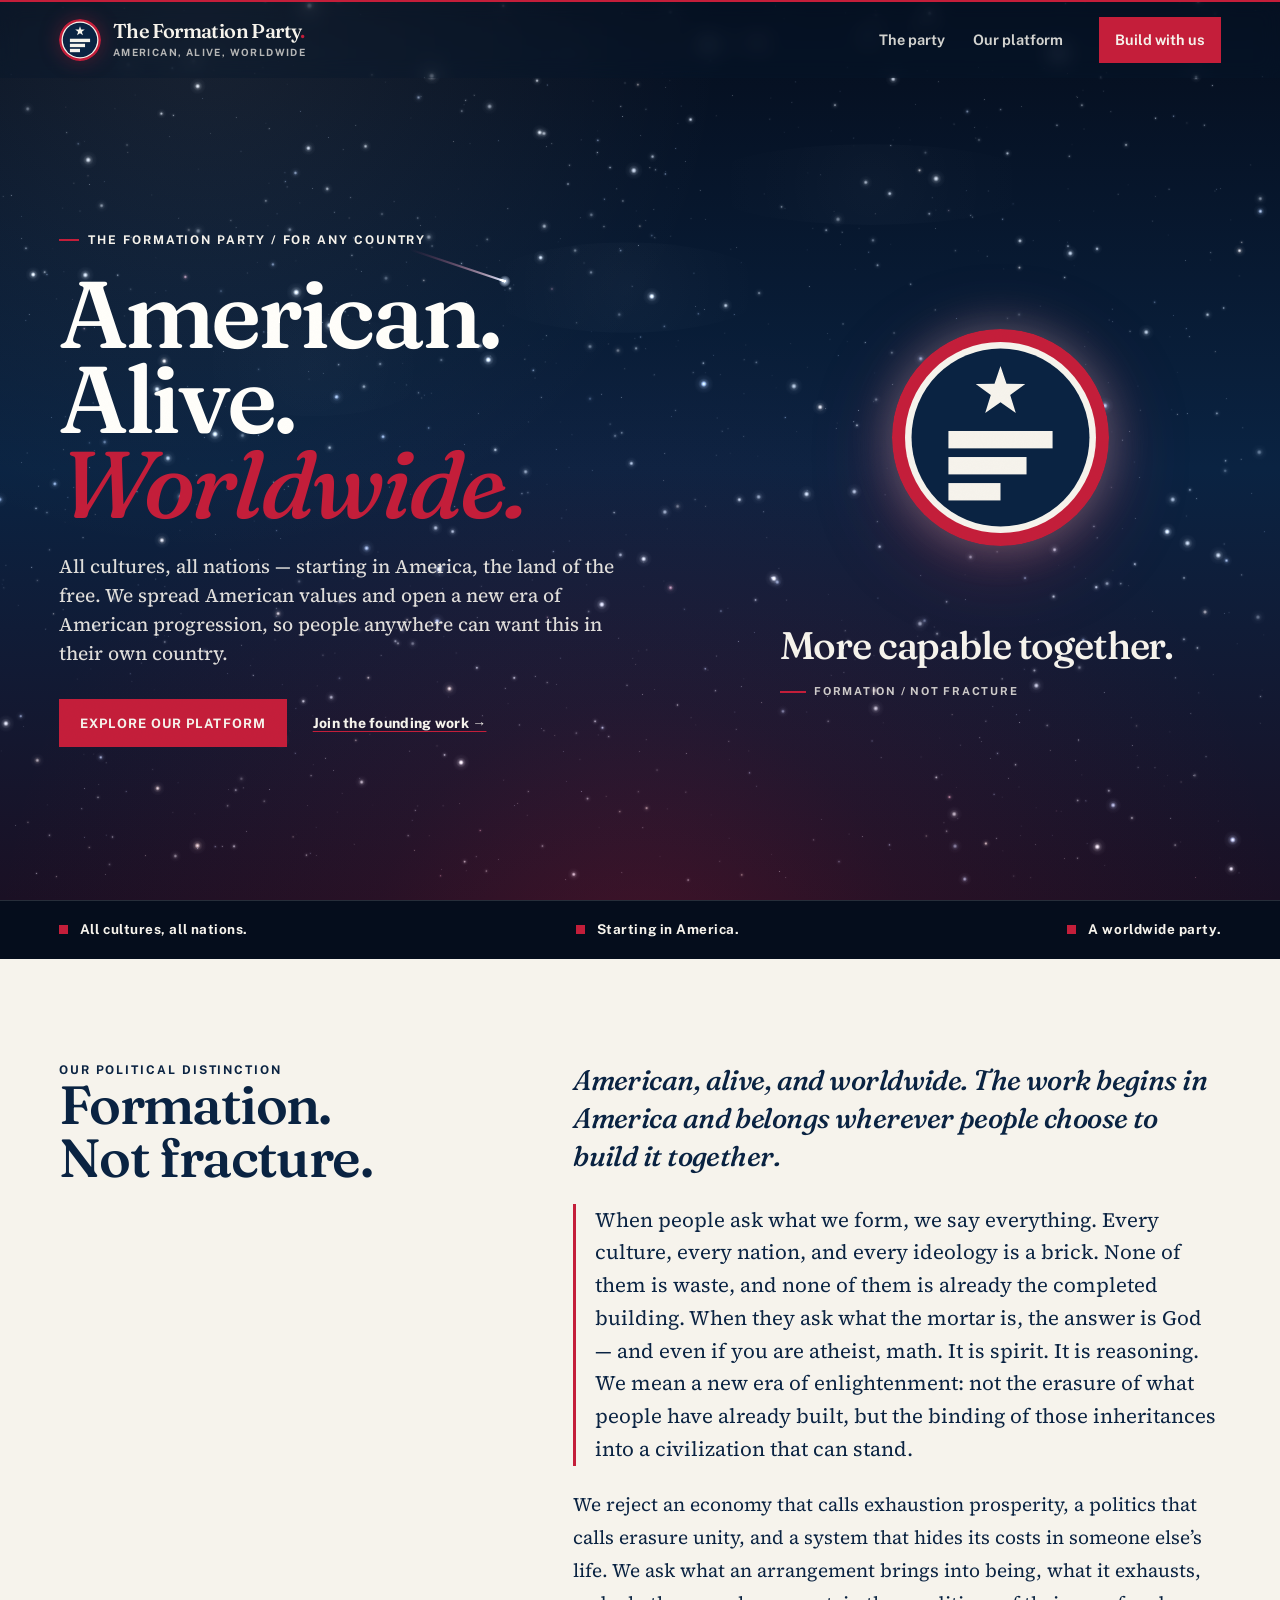
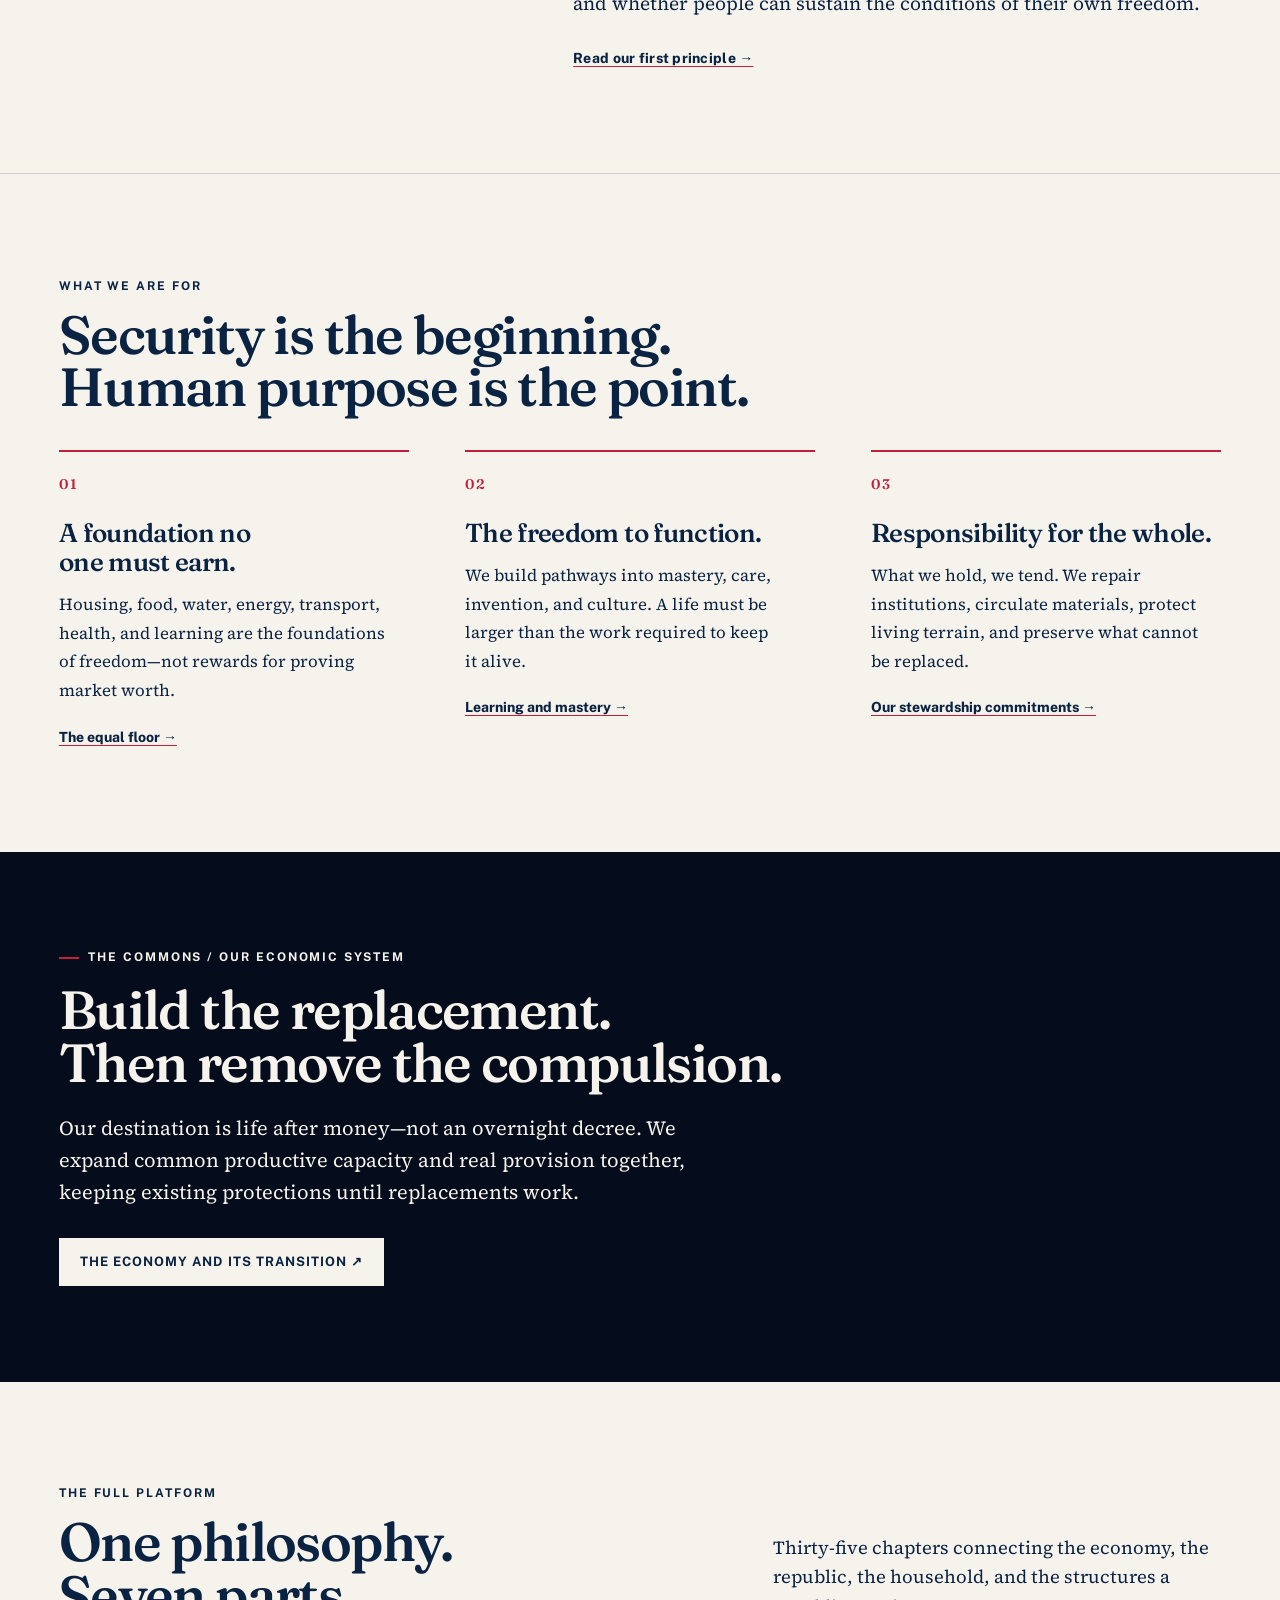
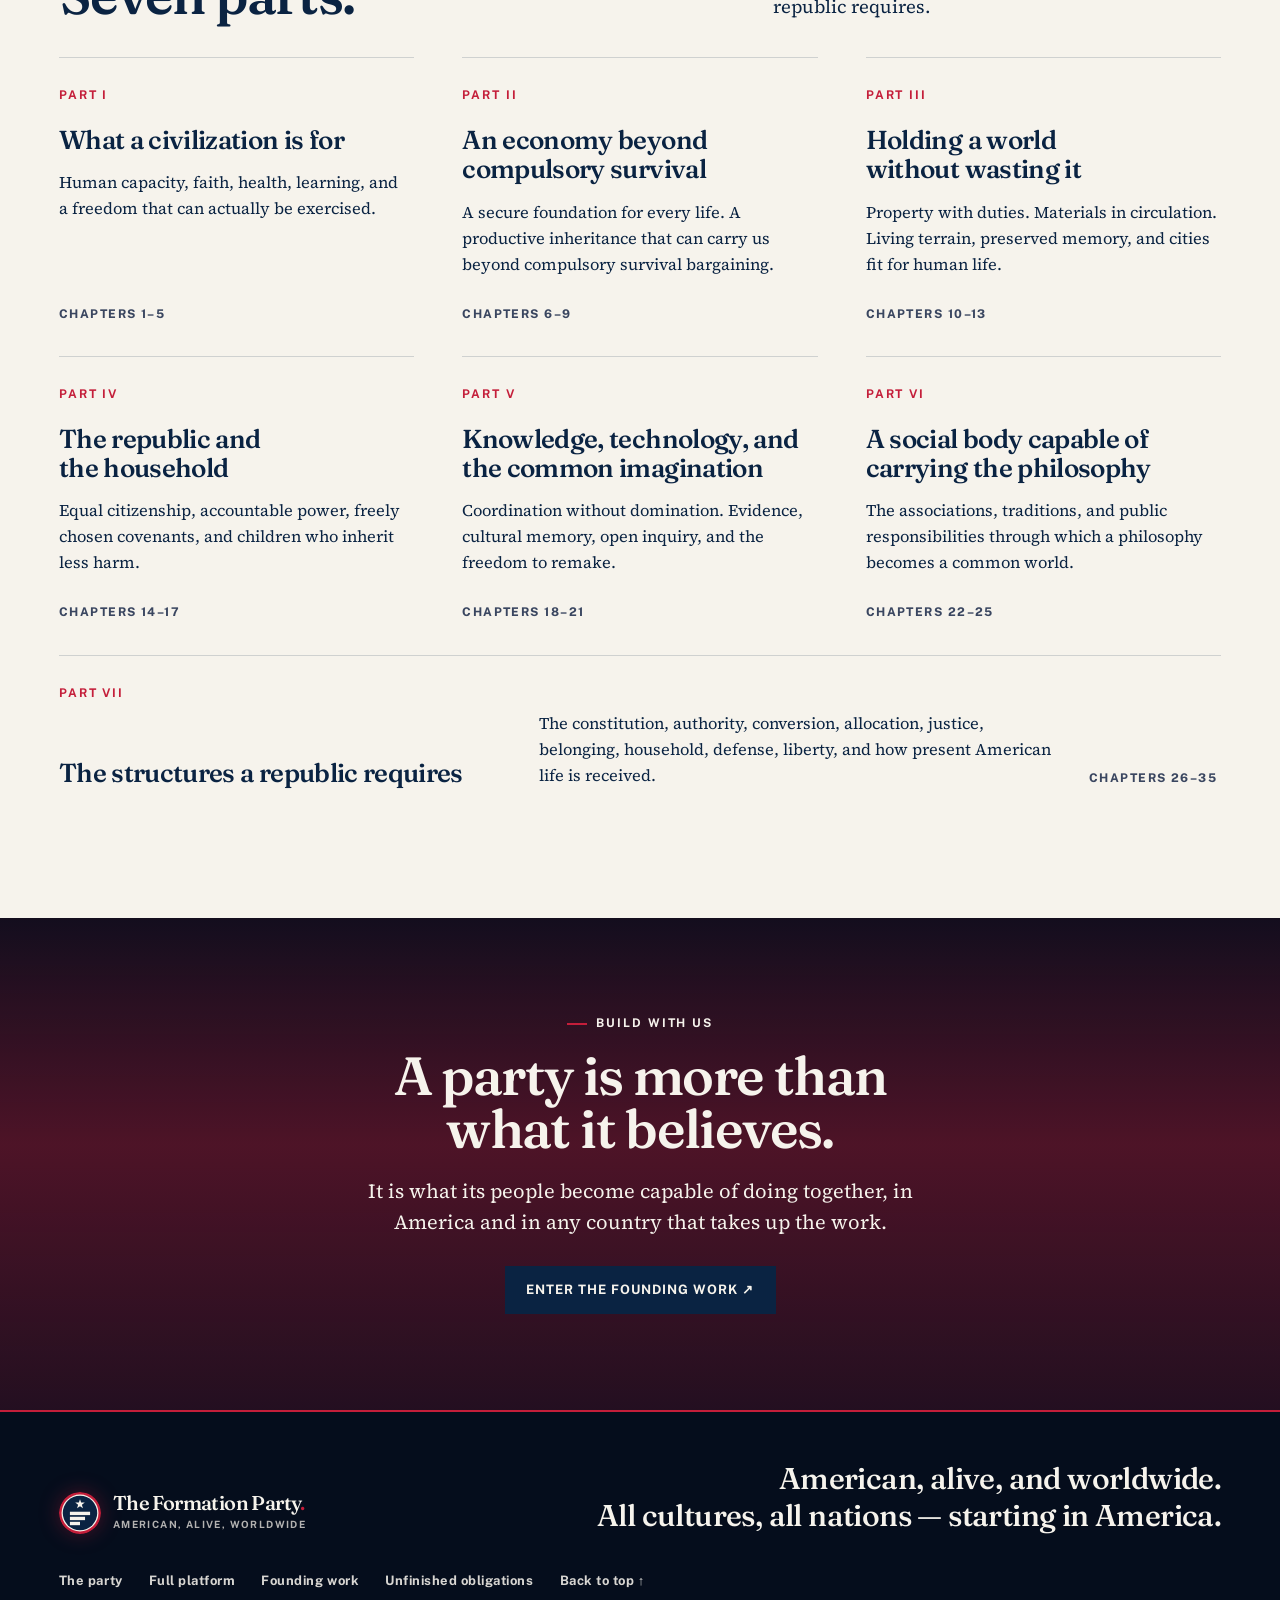
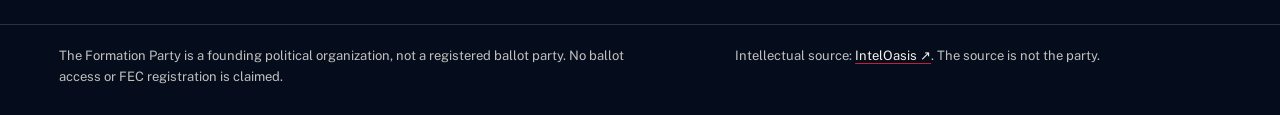
<file: index.html>
<!doctype html>
<html lang="en"><head><meta charset="utf-8"><meta name="viewport" content="width=device-width, initial-scale=1"><title>American, alive, and worldwide | The Formation Party</title><meta name="description" content="All cultures, all nations — starting in America, the land of the free. A worldwide party that spreads American values and opens a new era of American progression."><meta name="theme-color" content="#0A2342"><link rel="icon" href="favicon.svg" type="image/svg+xml"><link rel="stylesheet" href="styles.css"><script src="site.js" defer></script><meta property="og:type" content="website"><meta property="og:title" content="American, alive, and worldwide | The Formation Party"><meta property="og:description" content="All cultures, all nations — starting in America, the land of the free. A worldwide party that spreads American values and opens a new era of American progression."></head>
<body class="page-home"><a class="skip-link" href="#main">Skip to content</a><header class="site-header"><div class="header-rule" aria-hidden="true"></div><div class="header-inner"><a class="brand" href="index.html" aria-label="The Formation Party — home"><img class="brand-logo" src="logo.svg" width="42" height="42" alt=""><span class="brand-lockup"><span class="brand-name">The Formation Party<span class="brand-period">.</span></span><span class="brand-tag">American, alive, worldwide</span></span></a><button class="menu-toggle" type="button" aria-expanded="false" aria-controls="main-nav" hidden><span class="menu-label">Menu</span><span class="menu-bars" aria-hidden="true"><i></i><i></i><i></i></span></button><nav id="main-nav" aria-label="Main navigation"><a href="about.html">The party</a><a href="philosophy.html">Our platform</a><a href="join.html">Build with us</a></nav></div></header><main id="main" tabindex="-1"><section class="hero"><div class="hero-copy"><p class="eyebrow">The Formation Party / For any country</p><h1>American.<br>Alive.<br><em>Worldwide.</em></h1><p class="hero-deck">All cultures, all nations — starting in America, the land of the free. We spread American values and open a new era of American progression, so people anywhere can want this in their own country.</p><div class="actions"><a class="button button-dark" href="philosophy.html">Explore our platform</a><a class="text-link" href="join.html">Join the founding work →</a></div></div><div class="hero-art"><div class="seal-stage" aria-hidden="true"><img class="hero-seal" src="logo.svg" alt=""></div><p>More capable together.</p><span class="art-label">Formation / Not fracture</span></div></section>
<div class="principle-strip"><span>All cultures, all nations.</span><span>Starting in America.</span><span>A worldwide party.</span></div>
<section class="section split"><div><p class="eyebrow">Our political distinction</p><h2>Formation.<br>Not fracture.</h2></div><div class="section-copy"><p class="lead">American, alive, and worldwide. The work begins in America and belongs wherever people choose to build it together.</p><p class="doctrine">When people ask what we form, we say everything. Every culture, every nation, and every ideology is a brick. None of them is waste, and none of them is already the completed building. When they ask what the mortar is, the answer is God — and even if you are atheist, math. It is spirit. It is reasoning. We mean a new era of enlightenment: not the erasure of what people have already built, but the binding of those inheritances into a civilization that can stand.</p><p>We reject an economy that calls exhaustion prosperity, a politics that calls erasure unity, and a system that hides its costs in someone else’s life. We ask what an arrangement brings into being, what it exhausts, and whether people can sustain the conditions of their own freedom.</p><a class="text-link" href="civilization.html#chapter-1">Read our first principle →</a></div></section>
<section class="section commitments"><div class="section-heading"><p class="eyebrow">What we are for</p><h2>Security is the beginning.<br>Human purpose is the point.</h2></div><div class="three-columns"><article><span class="number">01</span><h3>A foundation no one must earn.</h3><p>Housing, food, water, energy, transport, health, and learning are the foundations of freedom—not rewards for proving market worth.</p><a href="the-commons.html#chapter-7">The equal floor →</a></article><article><span class="number">02</span><h3>The freedom to function.</h3><p>We build pathways into mastery, care, invention, and culture. A life must be larger than the work required to keep it alive.</p><a href="civilization.html#chapter-5">Learning and mastery →</a></article><article><span class="number">03</span><h3>Responsibility for the whole.</h3><p>What we hold, we tend. We repair institutions, circulate materials, protect living terrain, and preserve what cannot be replaced.</p><a href="stewardship.html">Our stewardship commitments →</a></article></div></section>
<section class="statement-band"><p class="eyebrow">The Commons / Our economic system</p><h2>Build the replacement.<br>Then remove the compulsion.</h2><p>Our destination is life after money—not an overnight decree. We expand common productive capacity and real provision together, keeping existing protections until replacements work.</p><a class="button button-light" href="the-commons.html">The economy and its transition ↗</a></section>
<section class="section"><div class="section-heading heading-row"><div><p class="eyebrow">The full platform</p><h2>One philosophy.<br>Seven parts.</h2></div><p>Thirty-five chapters connecting the economy, the republic, the household, and the structures a republic requires.</p></div><div class="part-grid"><a class="part-card" href="civilization.html"><span class="eyebrow">Part I</span><h3>What a civilization is for</h3><p>Human capacity, faith, health, learning, and a freedom that can actually be exercised.</p><span class="card-meta">Chapters 1–5</span></a><a class="part-card" href="the-commons.html"><span class="eyebrow">Part II</span><h3>An economy beyond compulsory survival</h3><p>A secure foundation for every life. A productive inheritance that can carry us beyond compulsory survival bargaining.</p><span class="card-meta">Chapters 6–9</span></a><a class="part-card" href="stewardship.html"><span class="eyebrow">Part III</span><h3>Holding a world without wasting it</h3><p>Property with duties. Materials in circulation. Living terrain, preserved memory, and cities fit for human life.</p><span class="card-meta">Chapters 10–13</span></a><a class="part-card" href="republic-and-household.html"><span class="eyebrow">Part IV</span><h3>The republic and the household</h3><p>Equal citizenship, accountable power, freely chosen covenants, and children who inherit less harm.</p><span class="card-meta">Chapters 14–17</span></a><a class="part-card" href="knowledge-and-technology.html"><span class="eyebrow">Part V</span><h3>Knowledge, technology, and the common imagination</h3><p>Coordination without domination. Evidence, cultural memory, open inquiry, and the freedom to remake.</p><span class="card-meta">Chapters 18–21</span></a><a class="part-card" href="common-life.html"><span class="eyebrow">Part VI</span><h3>A social body capable of carrying the philosophy</h3><p>The associations, traditions, and public responsibilities through which a philosophy becomes a common world.</p><span class="card-meta">Chapters 22–25</span></a><a class="part-card" href="structures.html"><span class="eyebrow">Part VII</span><h3>The structures a republic requires</h3><p>The constitution, authority, conversion, allocation, justice, belonging, household, defense, liberty, and how present American life is received.</p><span class="card-meta">Chapters 26–35</span></a></div></section>
<section class="founding-call"><p class="eyebrow">Build with us</p><h2>A party is more than<br>what it believes.</h2><p>It is what its people become capable of doing together, in America and in any country that takes up the work.</p><a class="button button-dark" href="join.html">Enter the founding work ↗</a></section></main>
<footer class="site-footer"><div class="footer-top"><a class="brand" href="index.html"><img class="brand-logo" src="logo.svg" width="42" height="42" alt=""><span class="brand-lockup"><span class="brand-name">The Formation Party<span class="brand-period">.</span></span><span class="brand-tag">American, alive, worldwide</span></span></a><p>American, alive, and worldwide.<br>All cultures, all nations — starting in America.</p></div><div class="footer-links"><a href="about.html">The party</a><a href="philosophy.html">Full platform</a><a href="join.html">Founding work</a><a href="common-life.html#unfinished-obligations">Unfinished obligations</a><a href="#main">Back to top ↑</a></div><div class="footer-bottom"><p>The Formation Party is a founding political organization, not a registered ballot party. No ballot access or FEC registration is claimed.</p><p>Intellectual source: <a href="https://inteloasis.com/" rel="noopener">IntelOasis ↗</a>. The source is not the party.</p></div></footer></body></html>
</file>
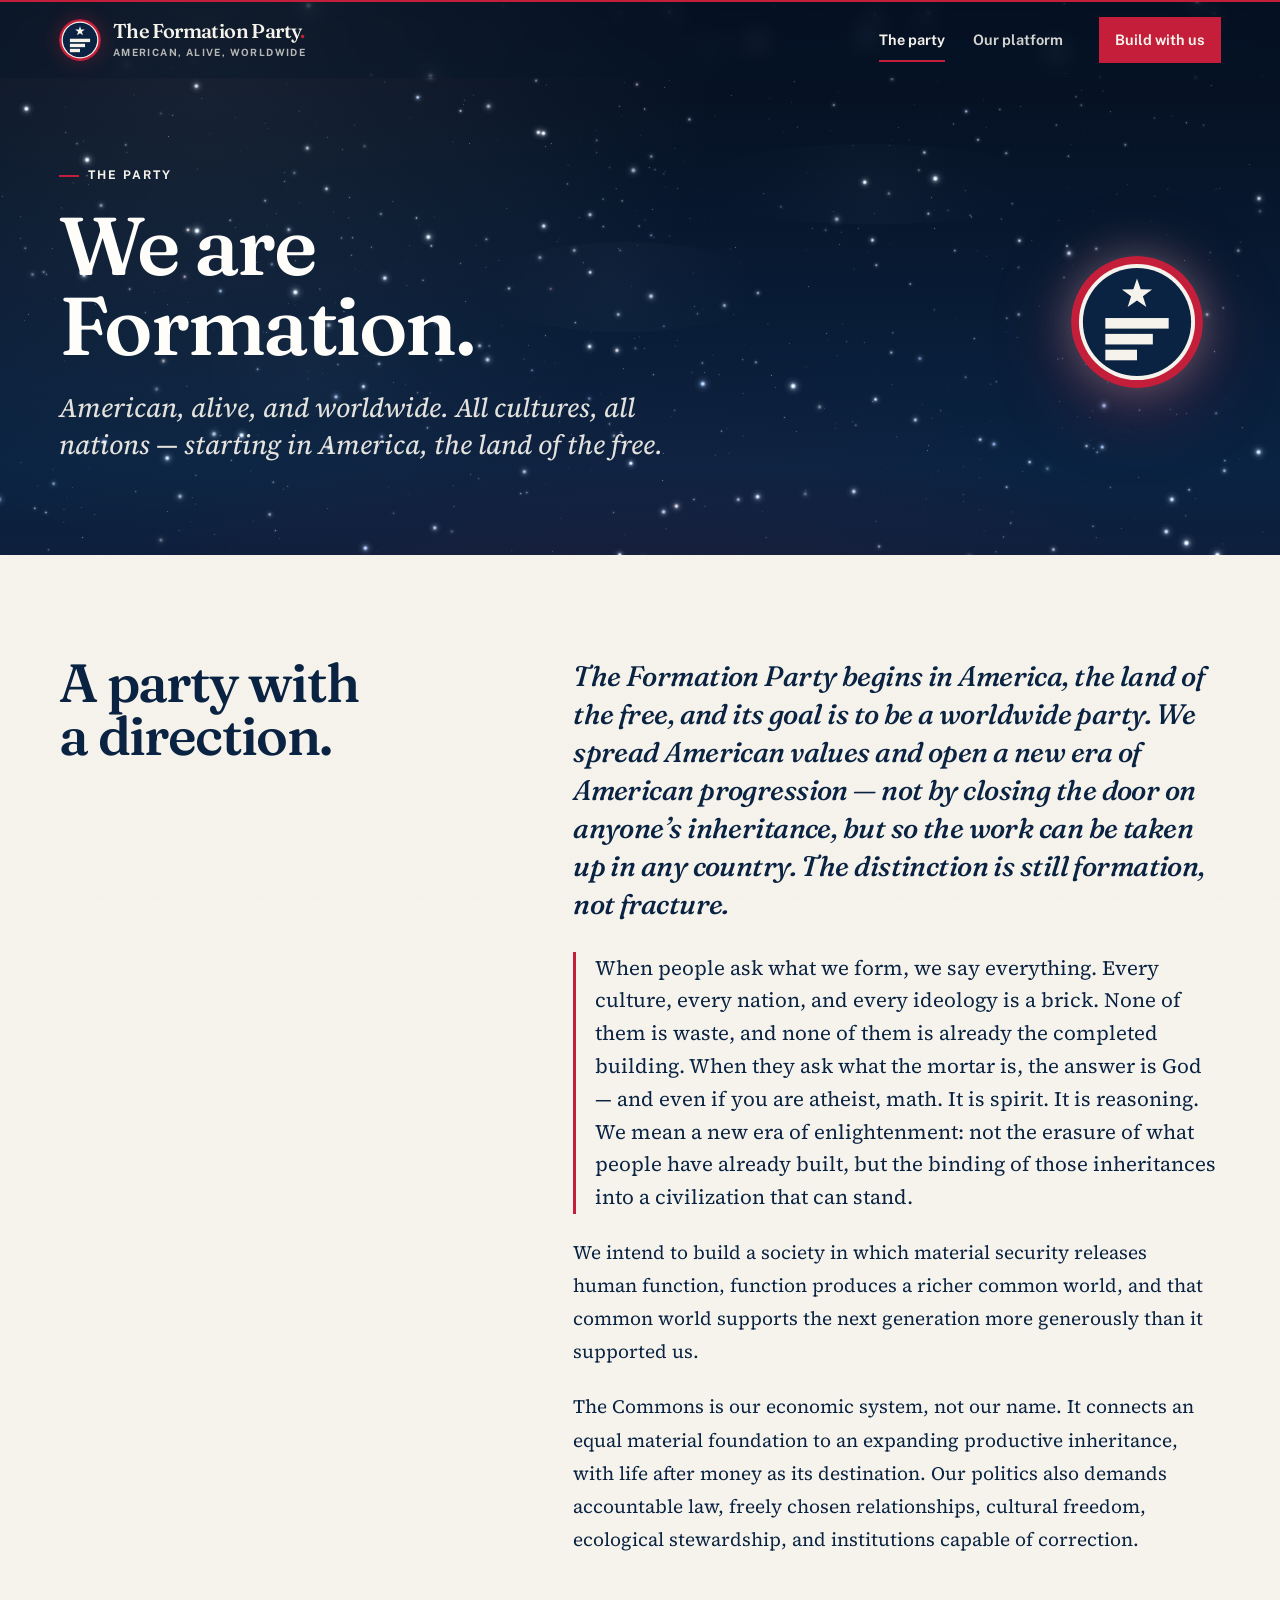
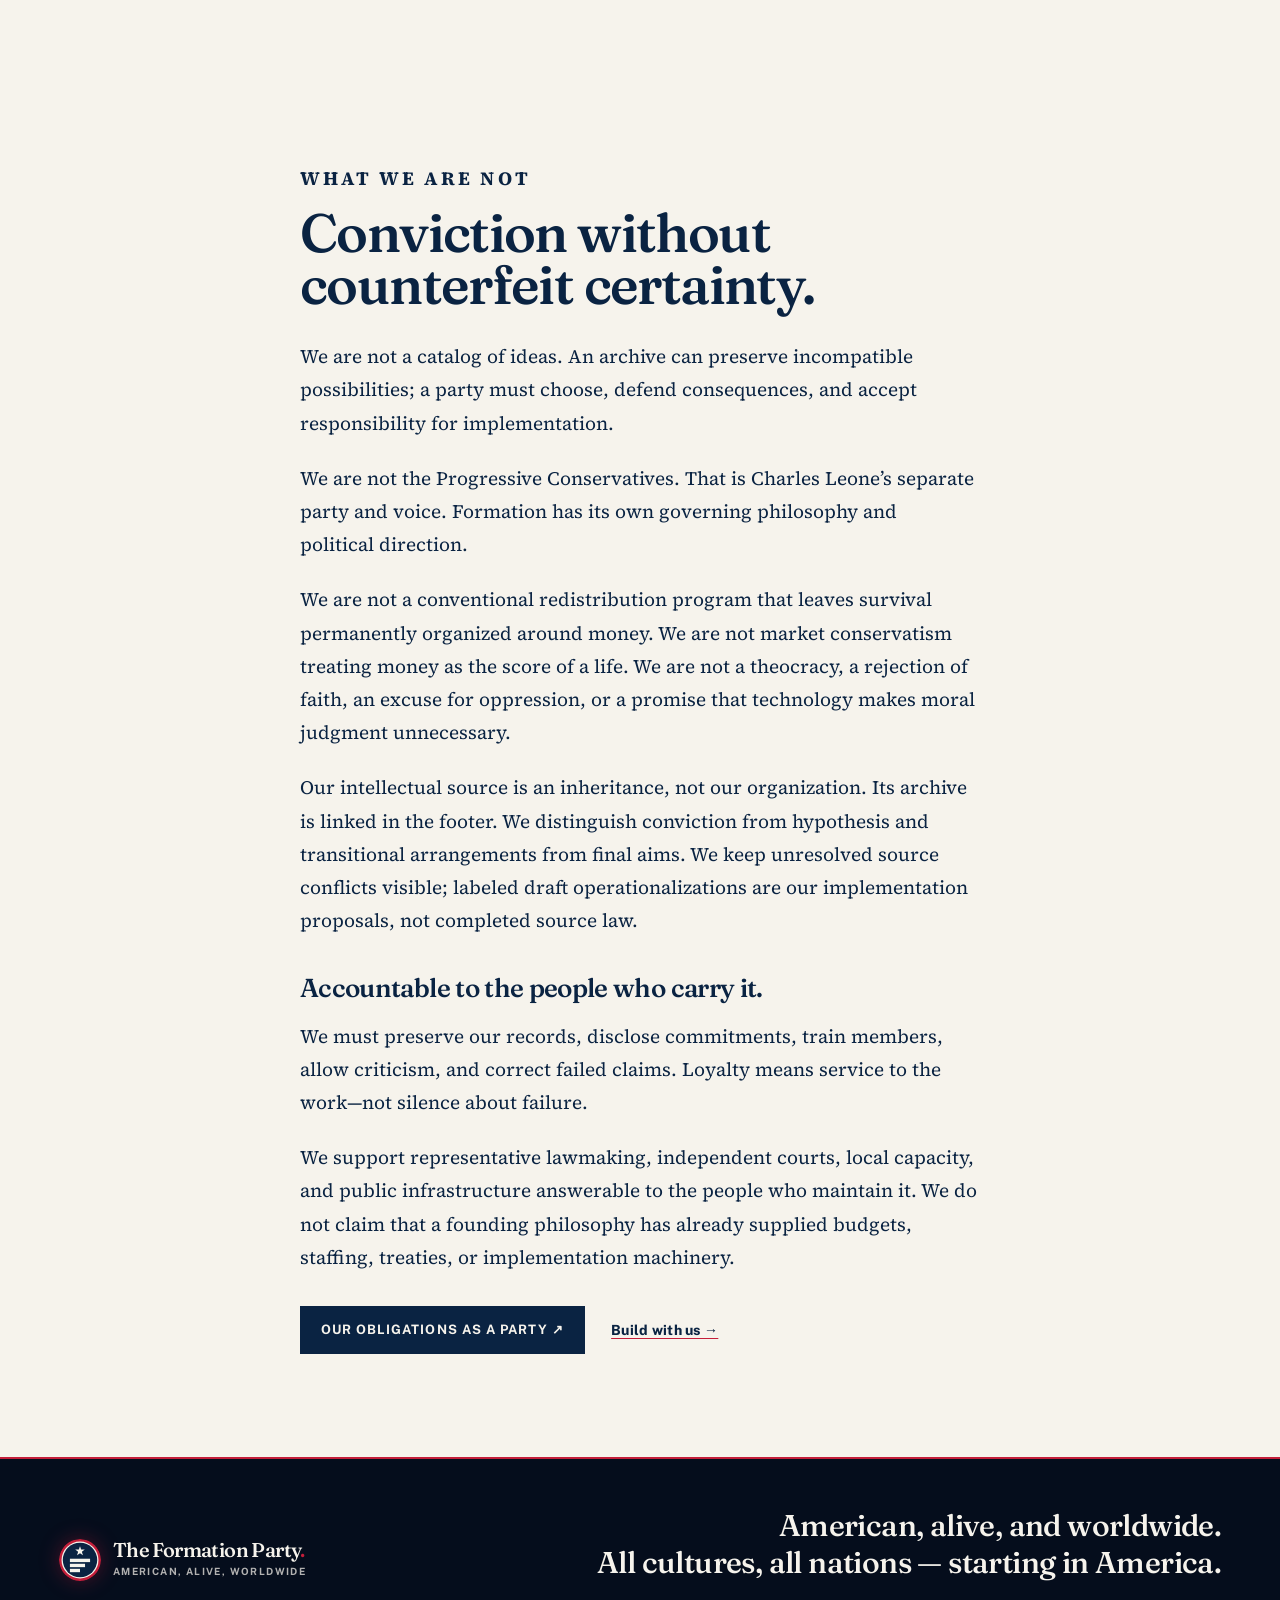
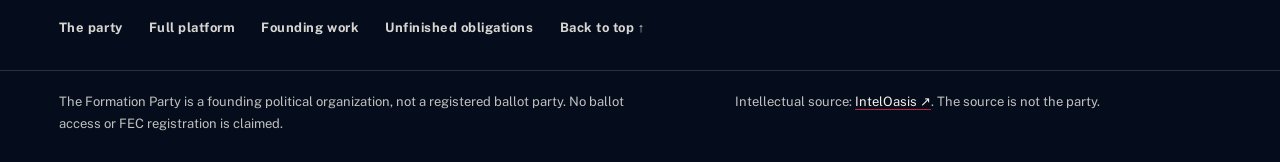
<file: about.html>
<!doctype html>
<html lang="en"><head><meta charset="utf-8"><meta name="viewport" content="width=device-width, initial-scale=1"><title>Who we are | The Formation Party</title><meta name="description" content="American, alive, and worldwide. All cultures, all nations — starting in America, the land of the free."><meta name="theme-color" content="#0A2342"><link rel="icon" href="favicon.svg" type="image/svg+xml"><link rel="stylesheet" href="styles.css"><script src="site.js" defer></script><meta property="og:type" content="website"><meta property="og:title" content="Who we are | The Formation Party"><meta property="og:description" content="American, alive, and worldwide. All cultures, all nations — starting in America, the land of the free."></head>
<body class="page-about"><a class="skip-link" href="#main">Skip to content</a><header class="site-header"><div class="header-rule" aria-hidden="true"></div><div class="header-inner"><a class="brand" href="index.html" aria-label="The Formation Party — home"><img class="brand-logo" src="logo.svg" width="42" height="42" alt=""><span class="brand-lockup"><span class="brand-name">The Formation Party<span class="brand-period">.</span></span><span class="brand-tag">American, alive, worldwide</span></span></a><button class="menu-toggle" type="button" aria-expanded="false" aria-controls="main-nav" hidden><span class="menu-label">Menu</span><span class="menu-bars" aria-hidden="true"><i></i><i></i><i></i></span></button><nav id="main-nav" aria-label="Main navigation"><a href="about.html" aria-current="page">The party</a><a href="philosophy.html">Our platform</a><a href="join.html">Build with us</a></nav></div></header><main id="main" tabindex="-1"><section class="page-hero"><div class="seal-stage seal-stage-inline"><img class="identity-seal" src="logo.svg" width="140" height="140" alt="The Formation Party seal"></div><p class="eyebrow">The party</p><h1>We are<br>Formation.</h1><p class="standfirst">American, alive, and worldwide. All cultures, all nations — starting in America, the land of the free.</p></section><section class="section split"><h2>A party with<br>a direction.</h2><div class="section-copy"><p class="lead">The Formation Party begins in America, the land of the free, and its goal is to be a worldwide party. We spread American values and open a new era of American progression — not by closing the door on anyone’s inheritance, but so the work can be taken up in any country. The distinction is still formation, not fracture.</p><p class="doctrine">When people ask what we form, we say everything. Every culture, every nation, and every ideology is a brick. None of them is waste, and none of them is already the completed building. When they ask what the mortar is, the answer is God — and even if you are atheist, math. It is spirit. It is reasoning. We mean a new era of enlightenment: not the erasure of what people have already built, but the binding of those inheritances into a civilization that can stand.</p><p>We intend to build a society in which material security releases human function, function produces a richer common world, and that common world supports the next generation more generously than it supported us.</p><p>The Commons is our economic system, not our name. It connects an equal material foundation to an expanding productive inheritance, with life after money as its destination. Our politics also demands accountable law, freely chosen relationships, cultural freedom, ecological stewardship, and institutions capable of correction.</p></div></section><section class="section paper"><div class="reading"><p class="eyebrow">What we are not</p><h2>Conviction without<br>counterfeit certainty.</h2><p>We are not a catalog of ideas. An archive can preserve incompatible possibilities; a party must choose, defend consequences, and accept responsibility for implementation.</p><p>We are not the Progressive Conservatives. That is Charles Leone’s separate party and voice. Formation has its own governing philosophy and political direction.</p><p>We are not a conventional redistribution program that leaves survival permanently organized around money. We are not market conservatism treating money as the score of a life. We are not a theocracy, a rejection of faith, an excuse for oppression, or a promise that technology makes moral judgment unnecessary.</p><p>Our intellectual source is an inheritance, not our organization. Its archive is linked in the footer. We distinguish conviction from hypothesis and transitional arrangements from final aims. We keep unresolved source conflicts visible; labeled draft operationalizations are our implementation proposals, not completed source law.</p><h3>Accountable to the people who carry it.</h3><p>We must preserve our records, disclose commitments, train members, allow criticism, and correct failed claims. Loyalty means service to the work—not silence about failure.</p><p>We support representative lawmaking, independent courts, local capacity, and public infrastructure answerable to the people who maintain it. We do not claim that a founding philosophy has already supplied budgets, staffing, treaties, or implementation machinery.</p><div class="actions"><a class="button button-dark" href="common-life.html#chapter-25">Our obligations as a party ↗</a><a class="text-link" href="join.html">Build with us →</a></div></div></section></main>
<footer class="site-footer"><div class="footer-top"><a class="brand" href="index.html"><img class="brand-logo" src="logo.svg" width="42" height="42" alt=""><span class="brand-lockup"><span class="brand-name">The Formation Party<span class="brand-period">.</span></span><span class="brand-tag">American, alive, worldwide</span></span></a><p>American, alive, and worldwide.<br>All cultures, all nations — starting in America.</p></div><div class="footer-links"><a href="about.html">The party</a><a href="philosophy.html">Full platform</a><a href="join.html">Founding work</a><a href="common-life.html#unfinished-obligations">Unfinished obligations</a><a href="#main">Back to top ↑</a></div><div class="footer-bottom"><p>The Formation Party is a founding political organization, not a registered ballot party. No ballot access or FEC registration is claimed.</p><p>Intellectual source: <a href="https://inteloasis.com/" rel="noopener">IntelOasis ↗</a>. The source is not the party.</p></div></footer></body></html>
</file>
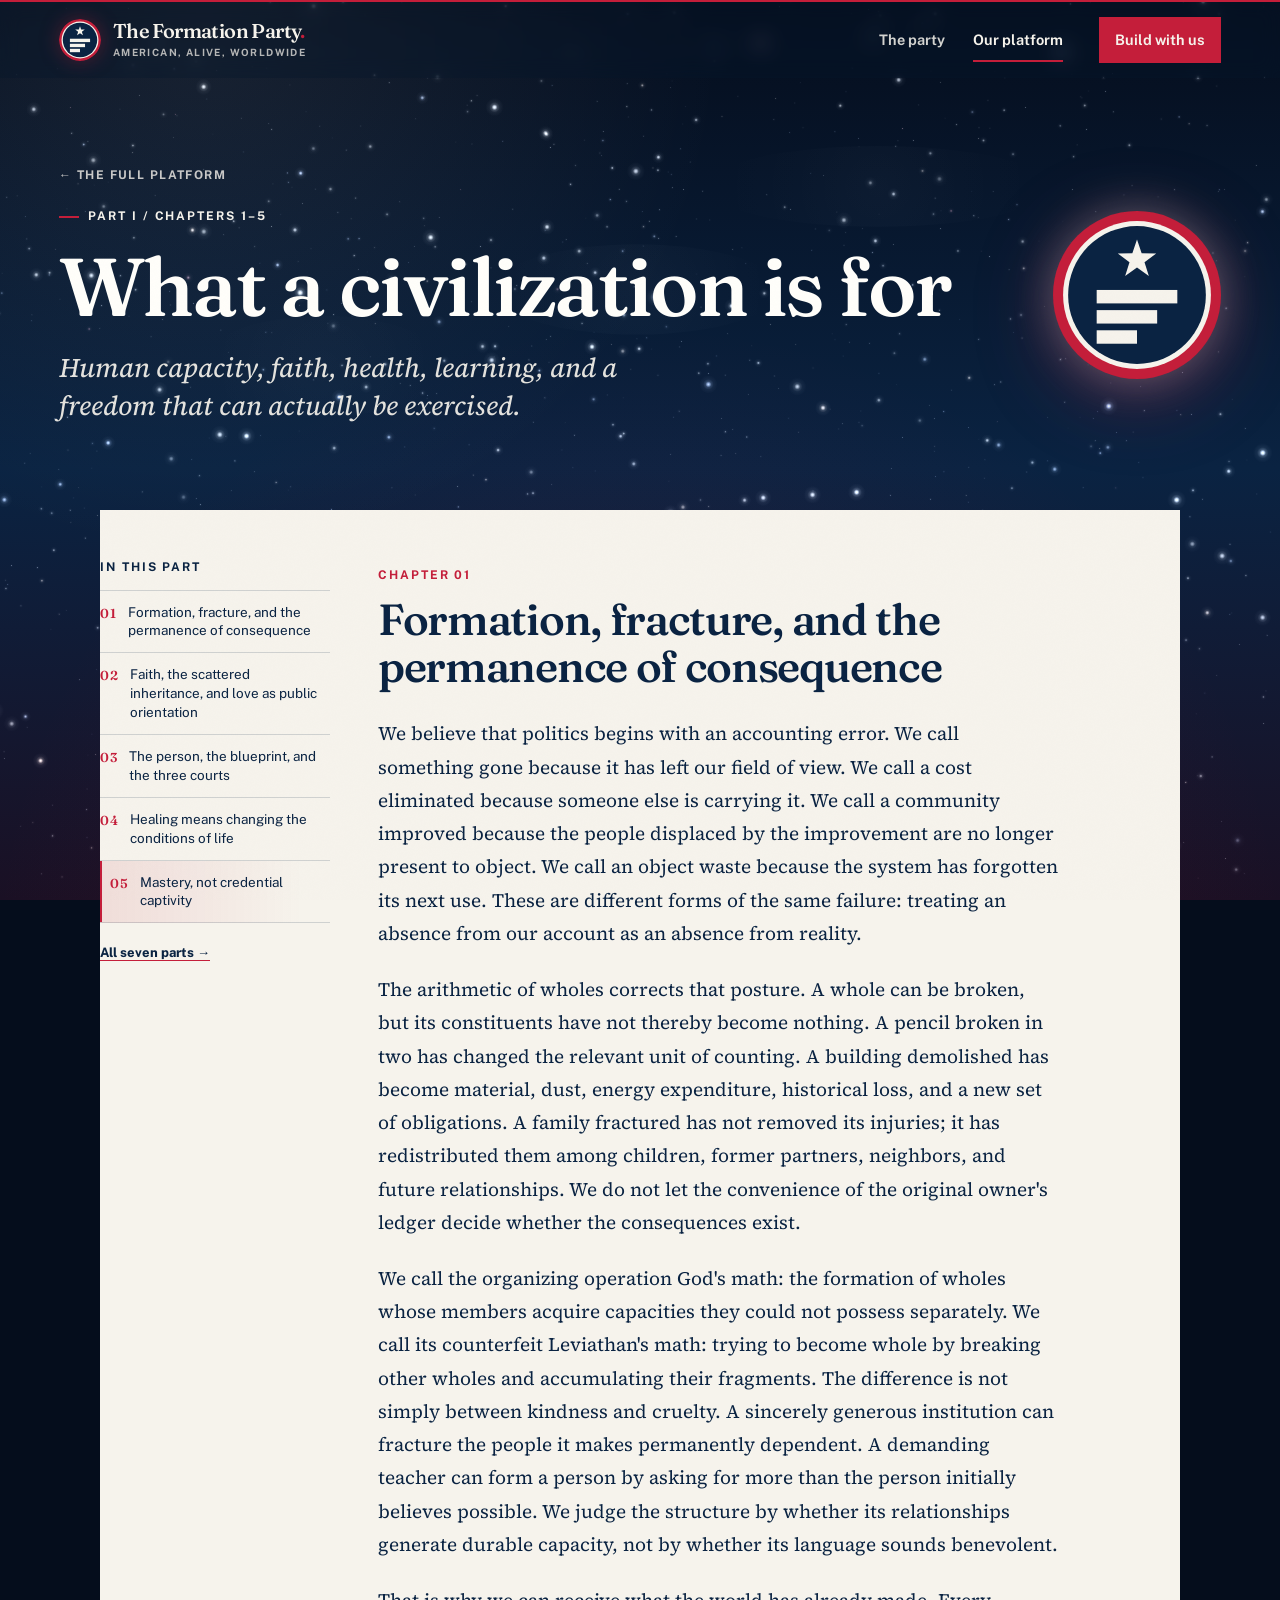
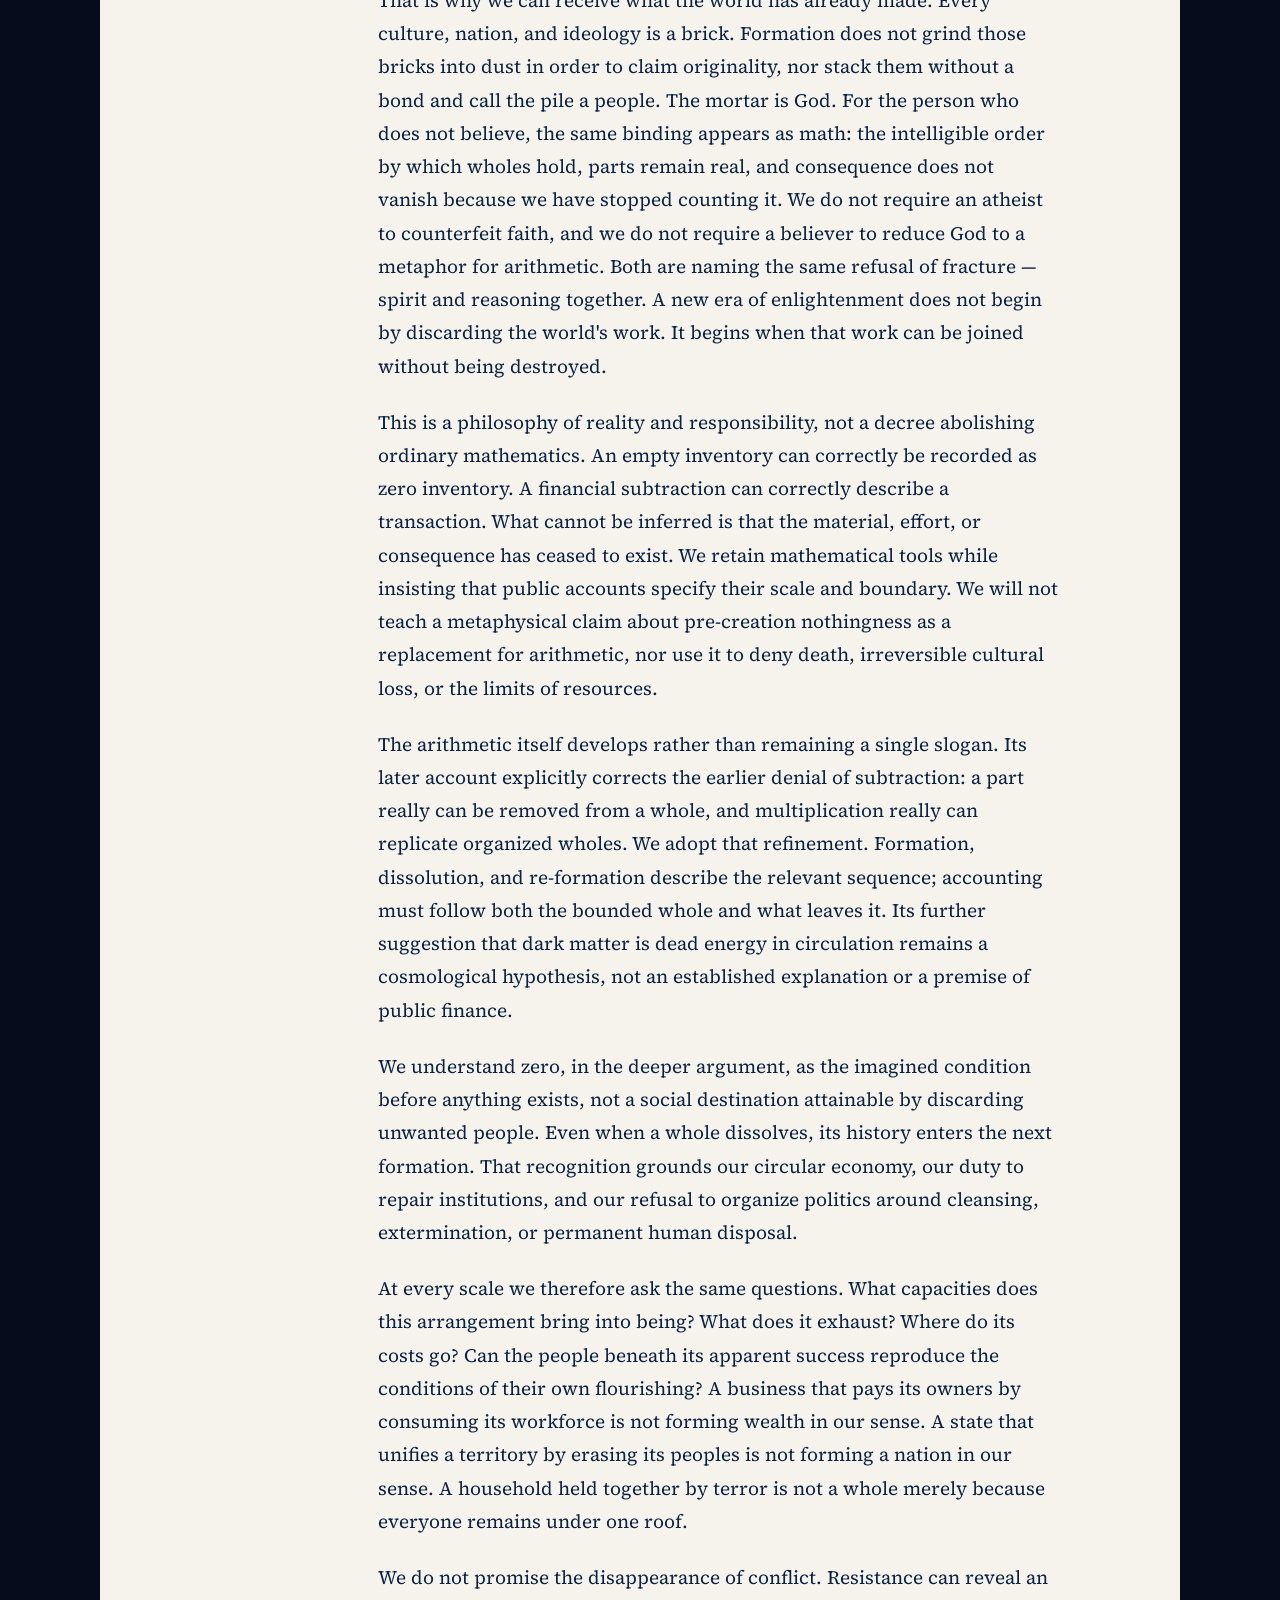
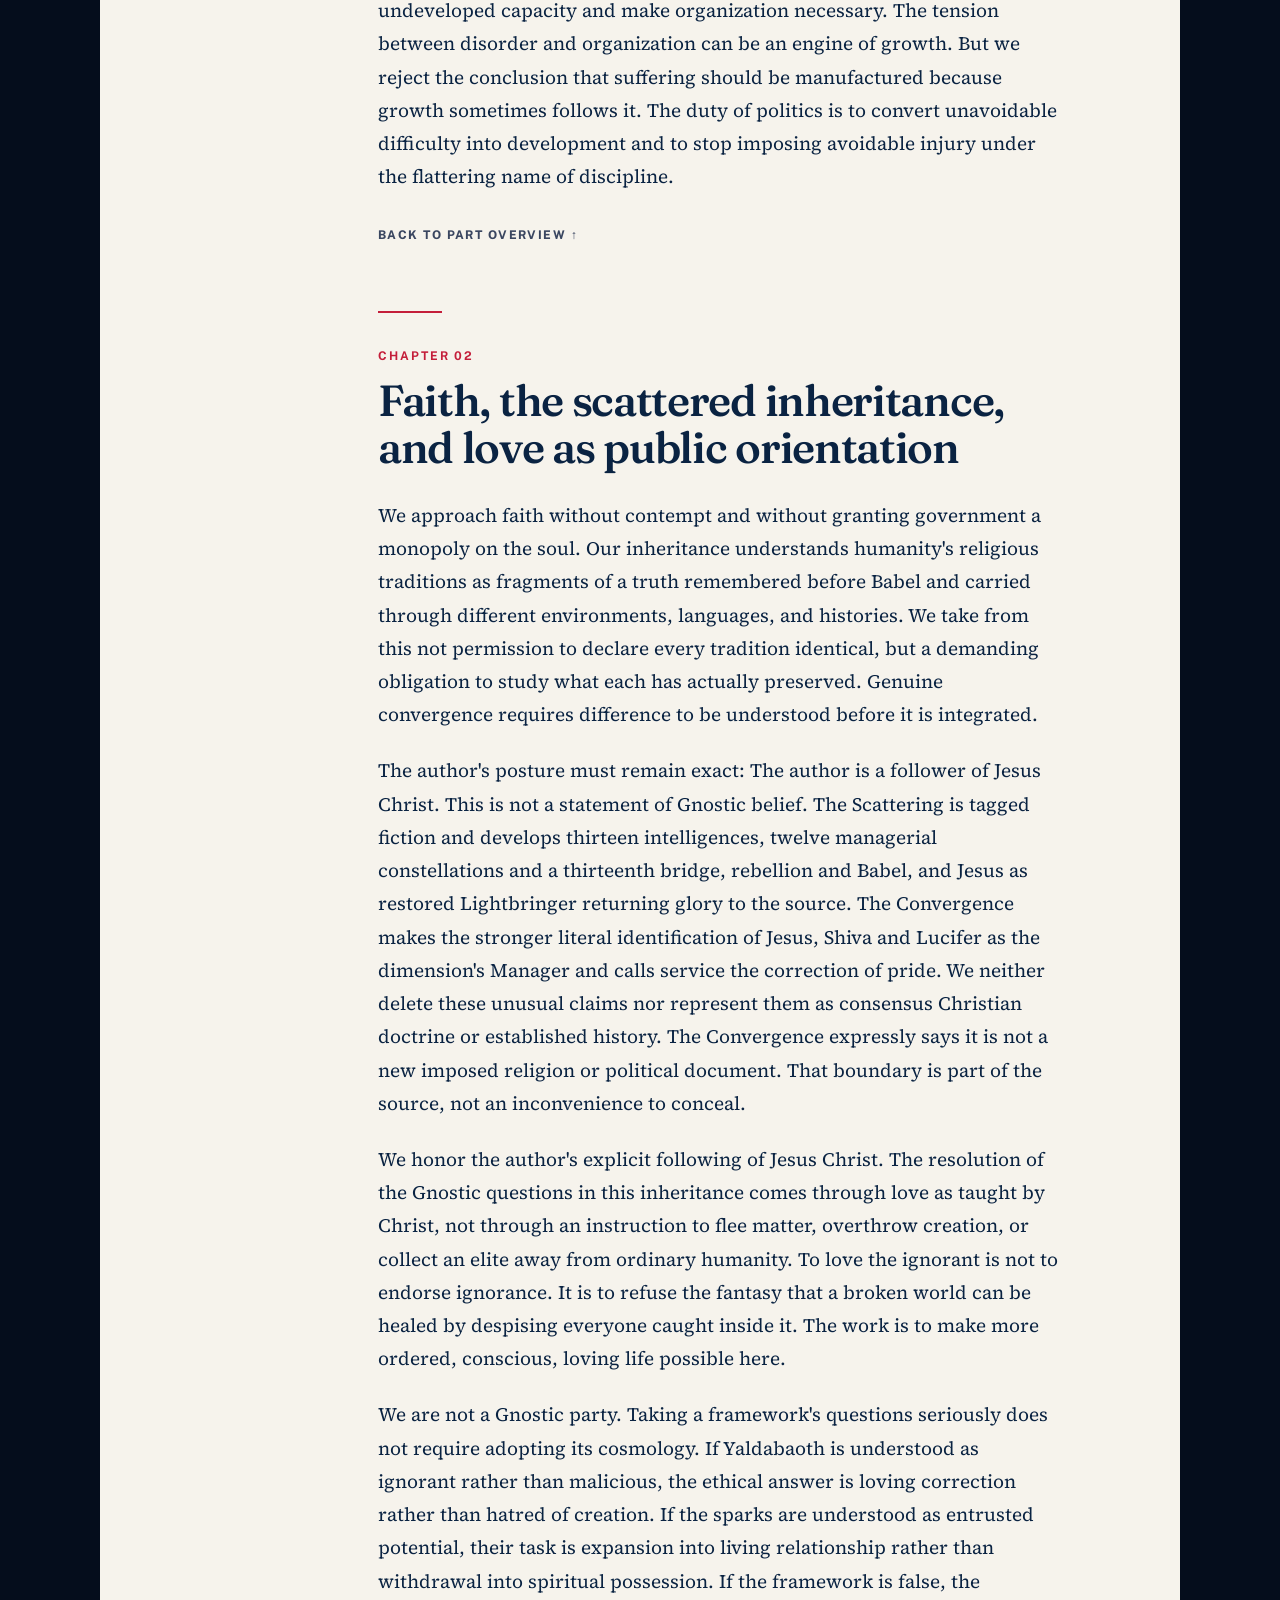
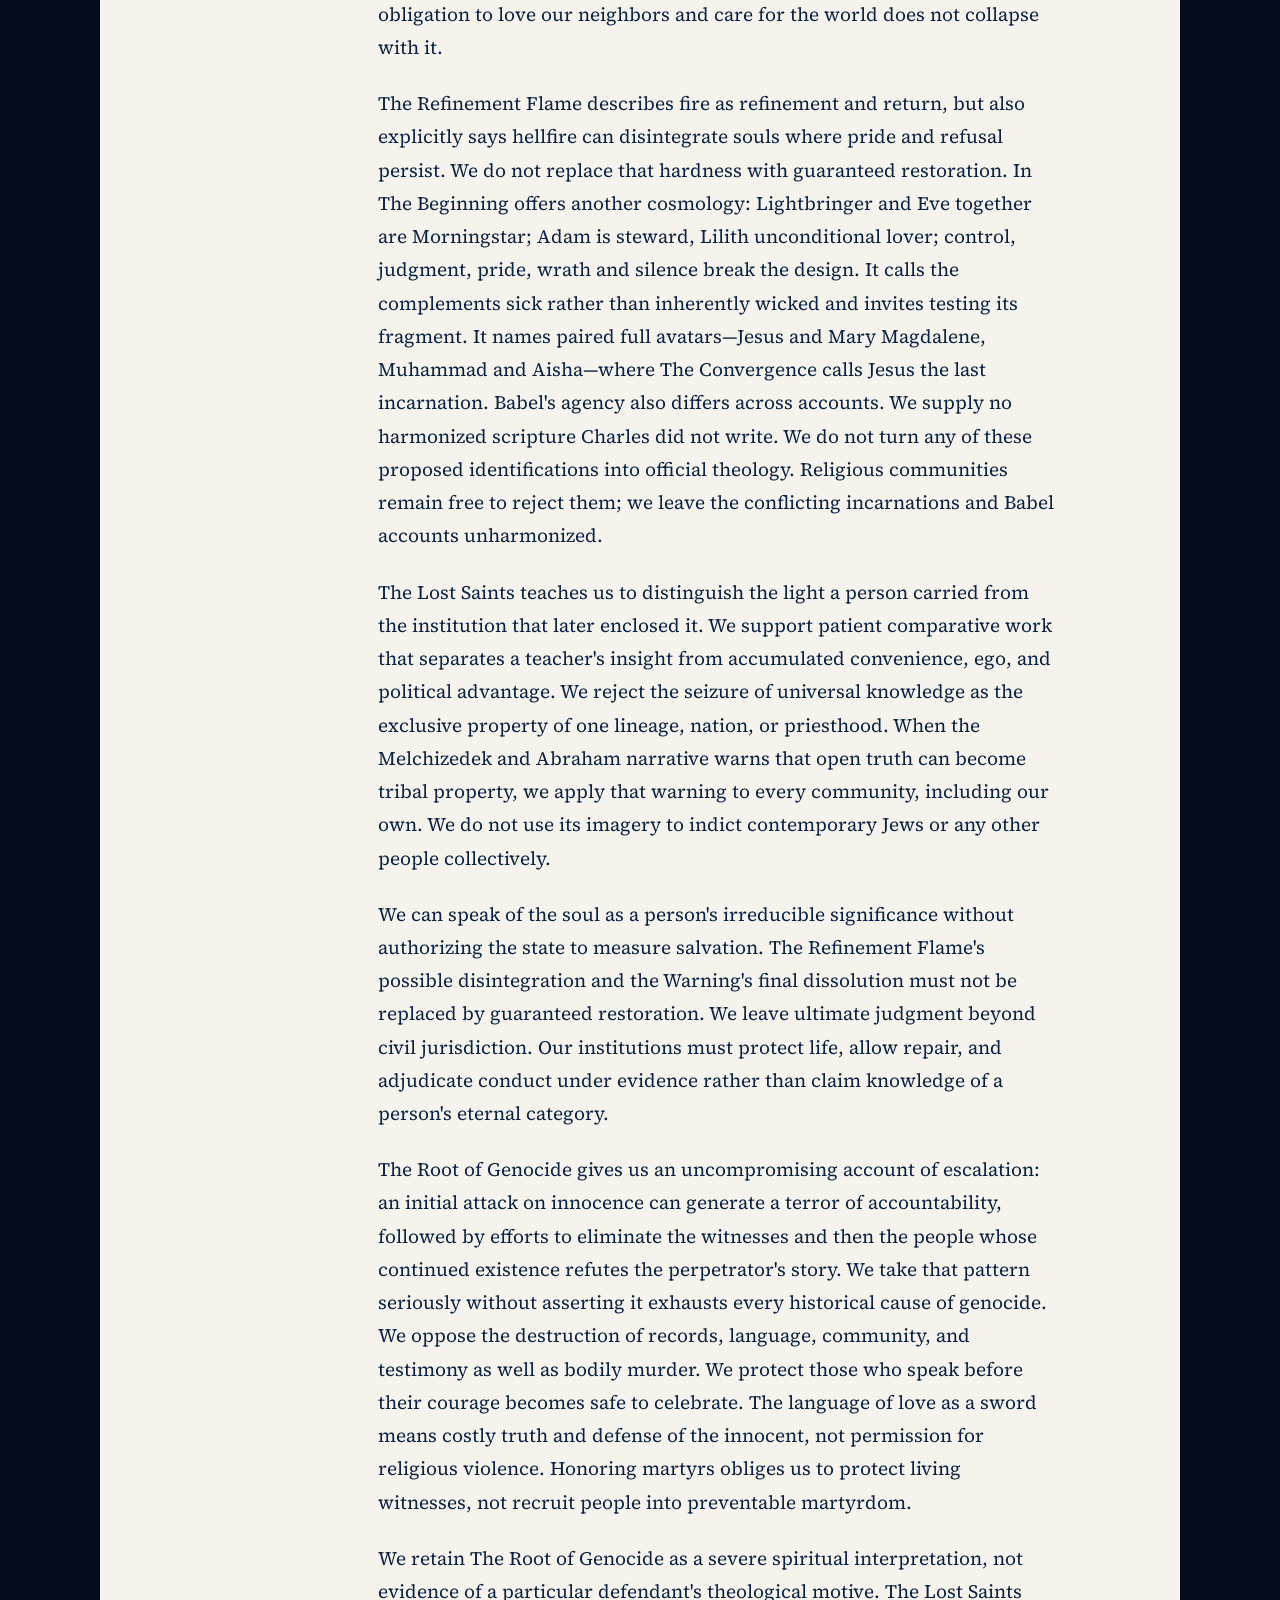
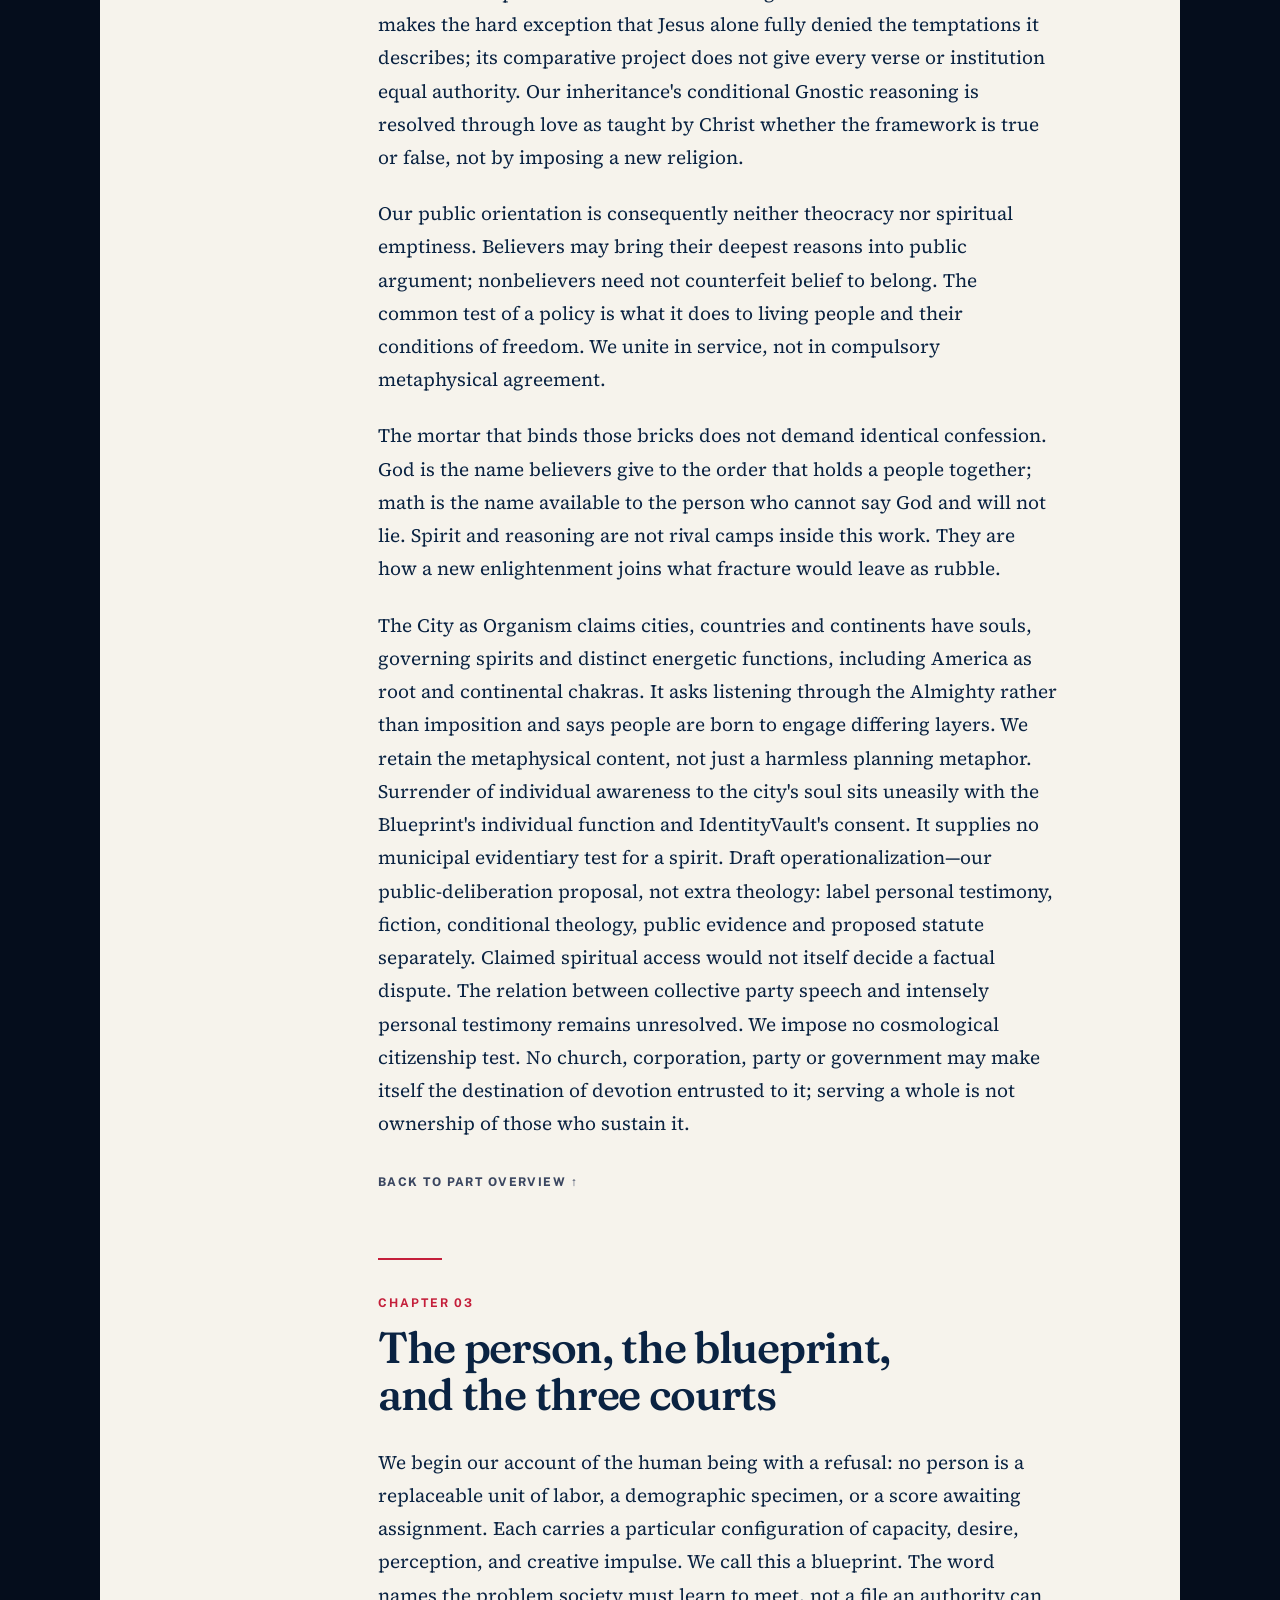
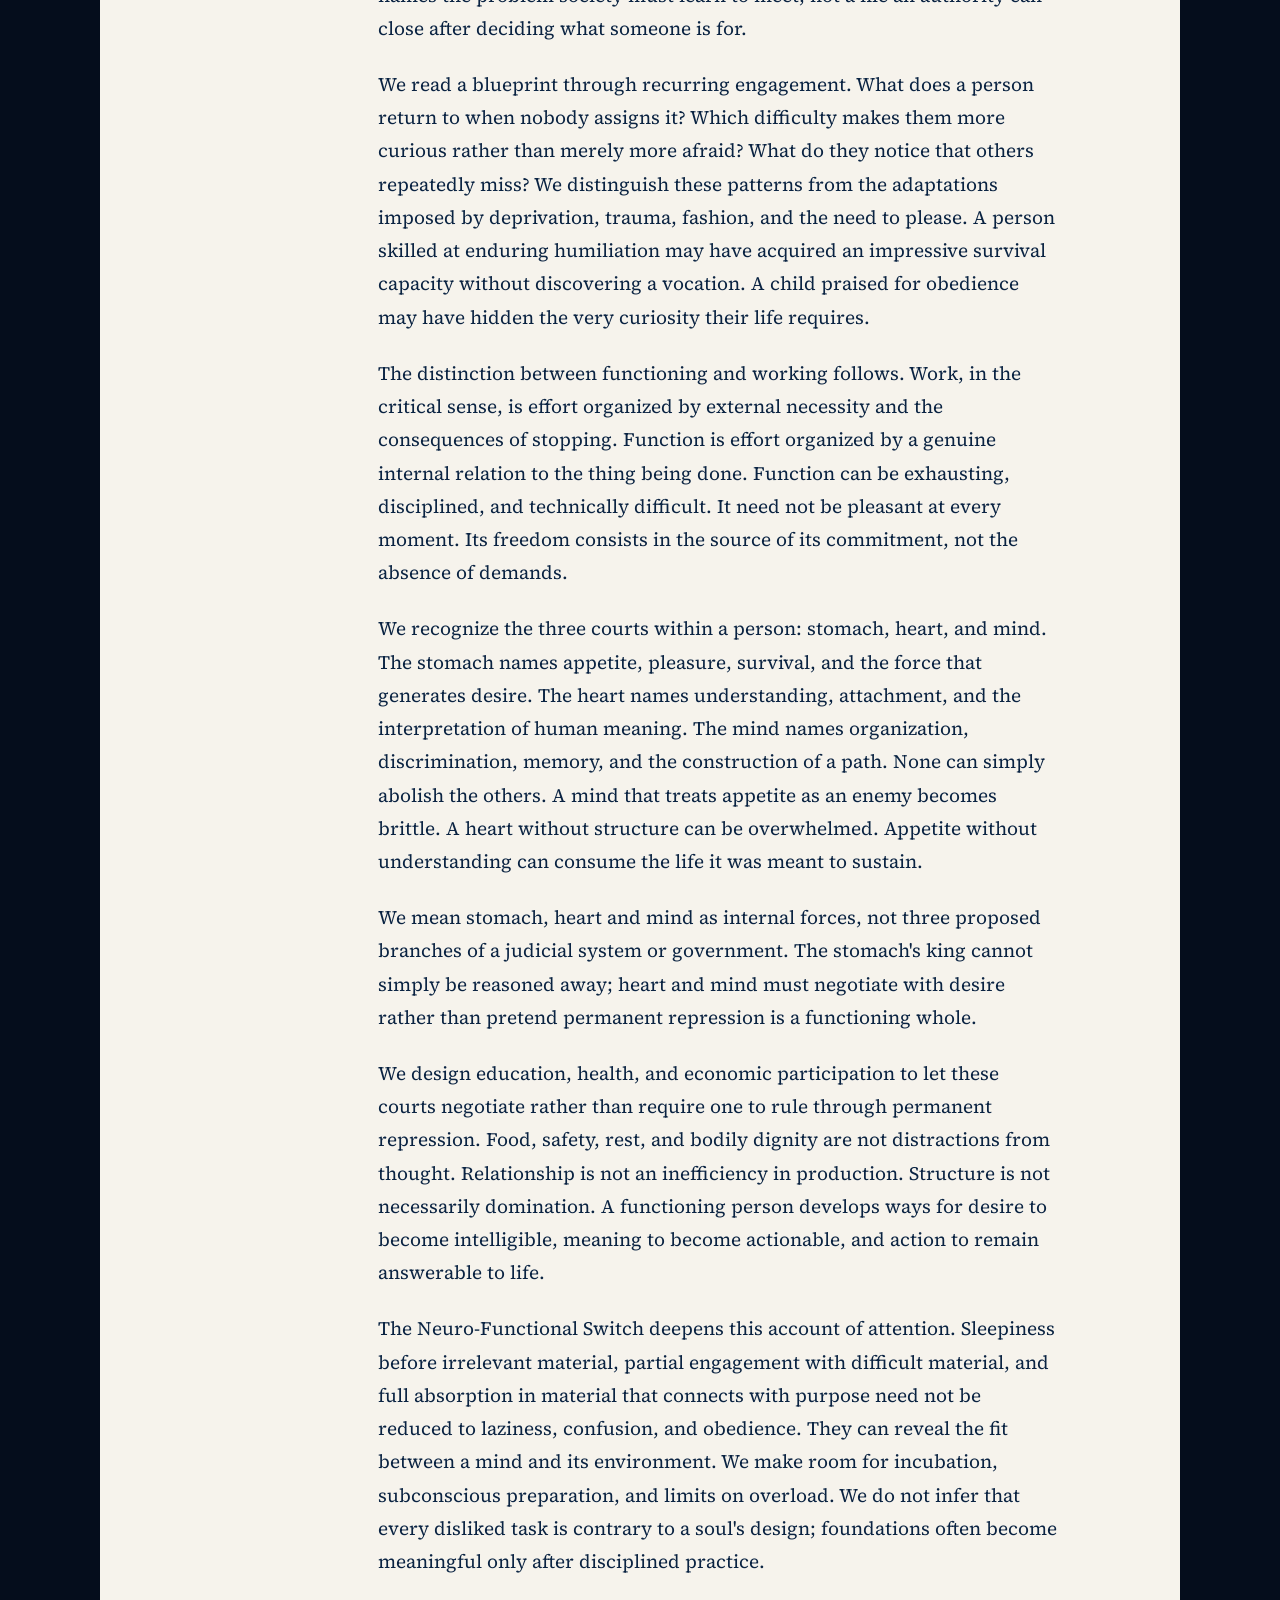
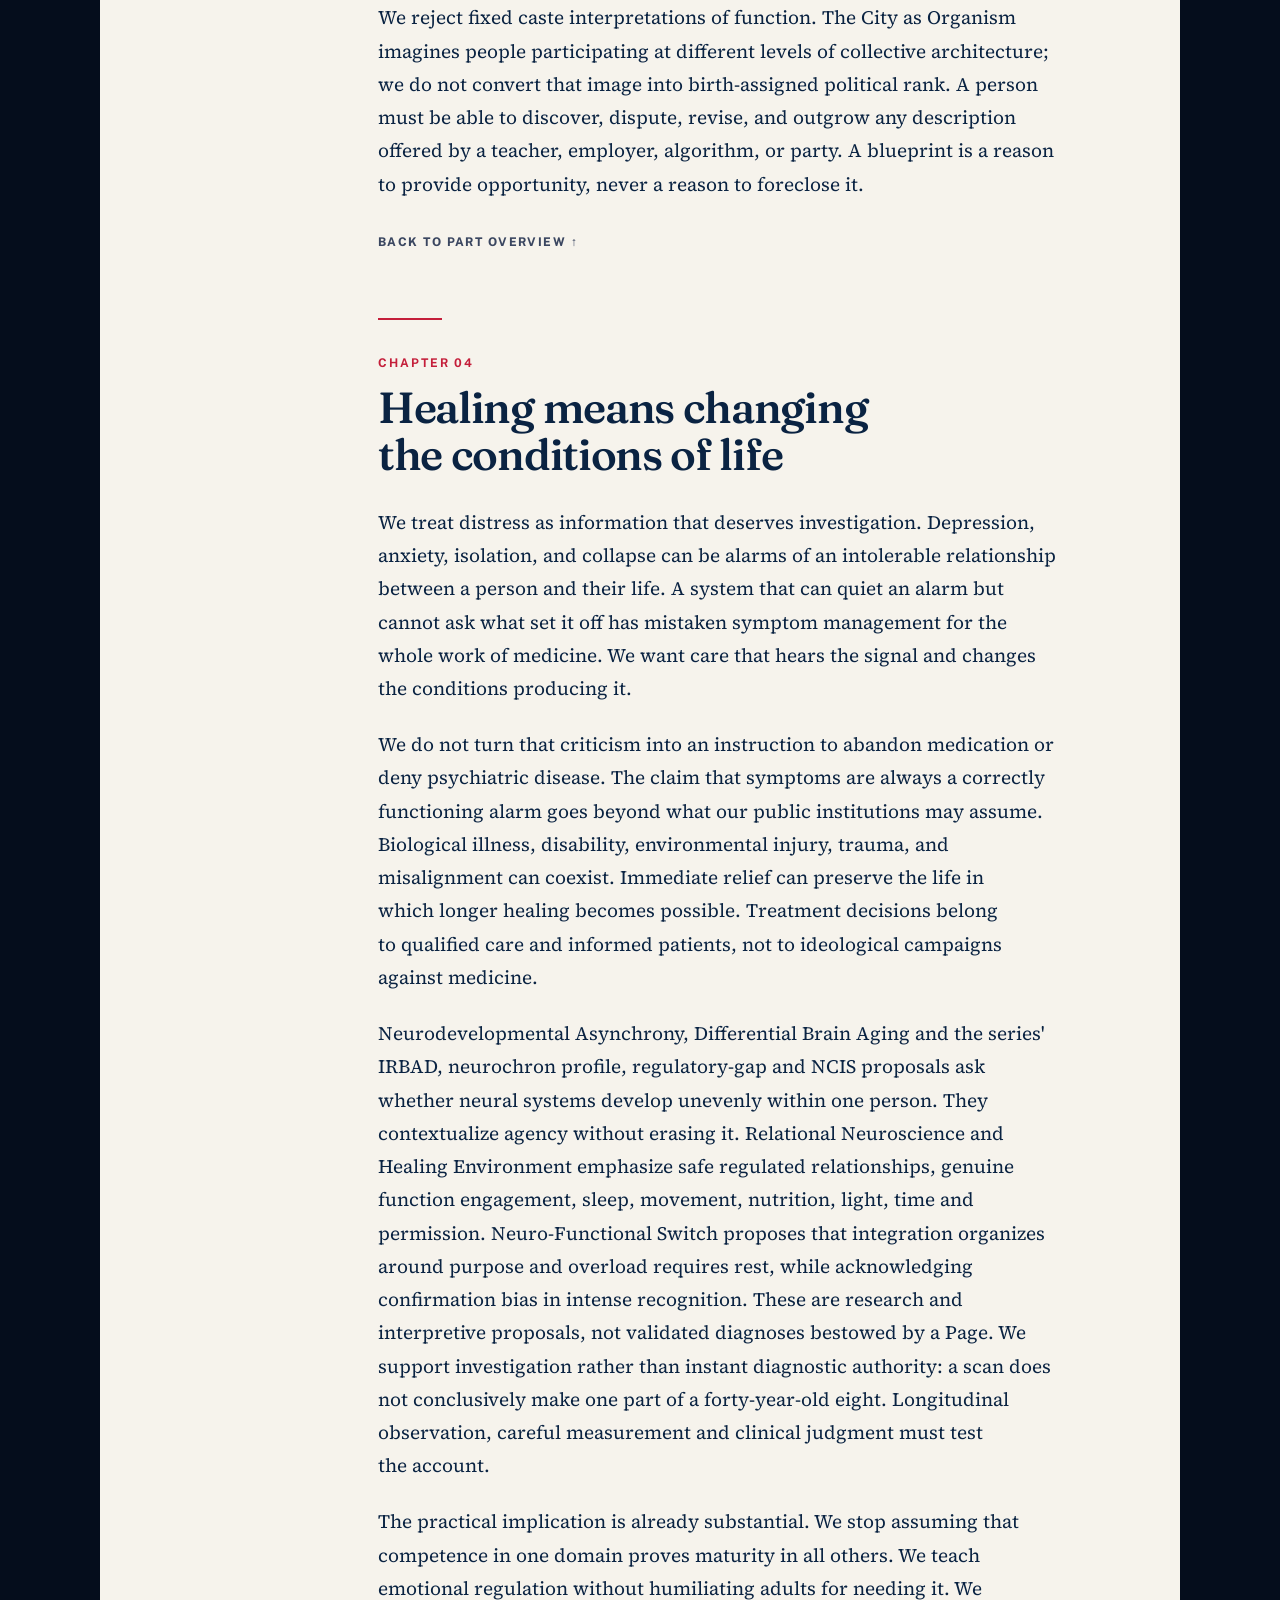
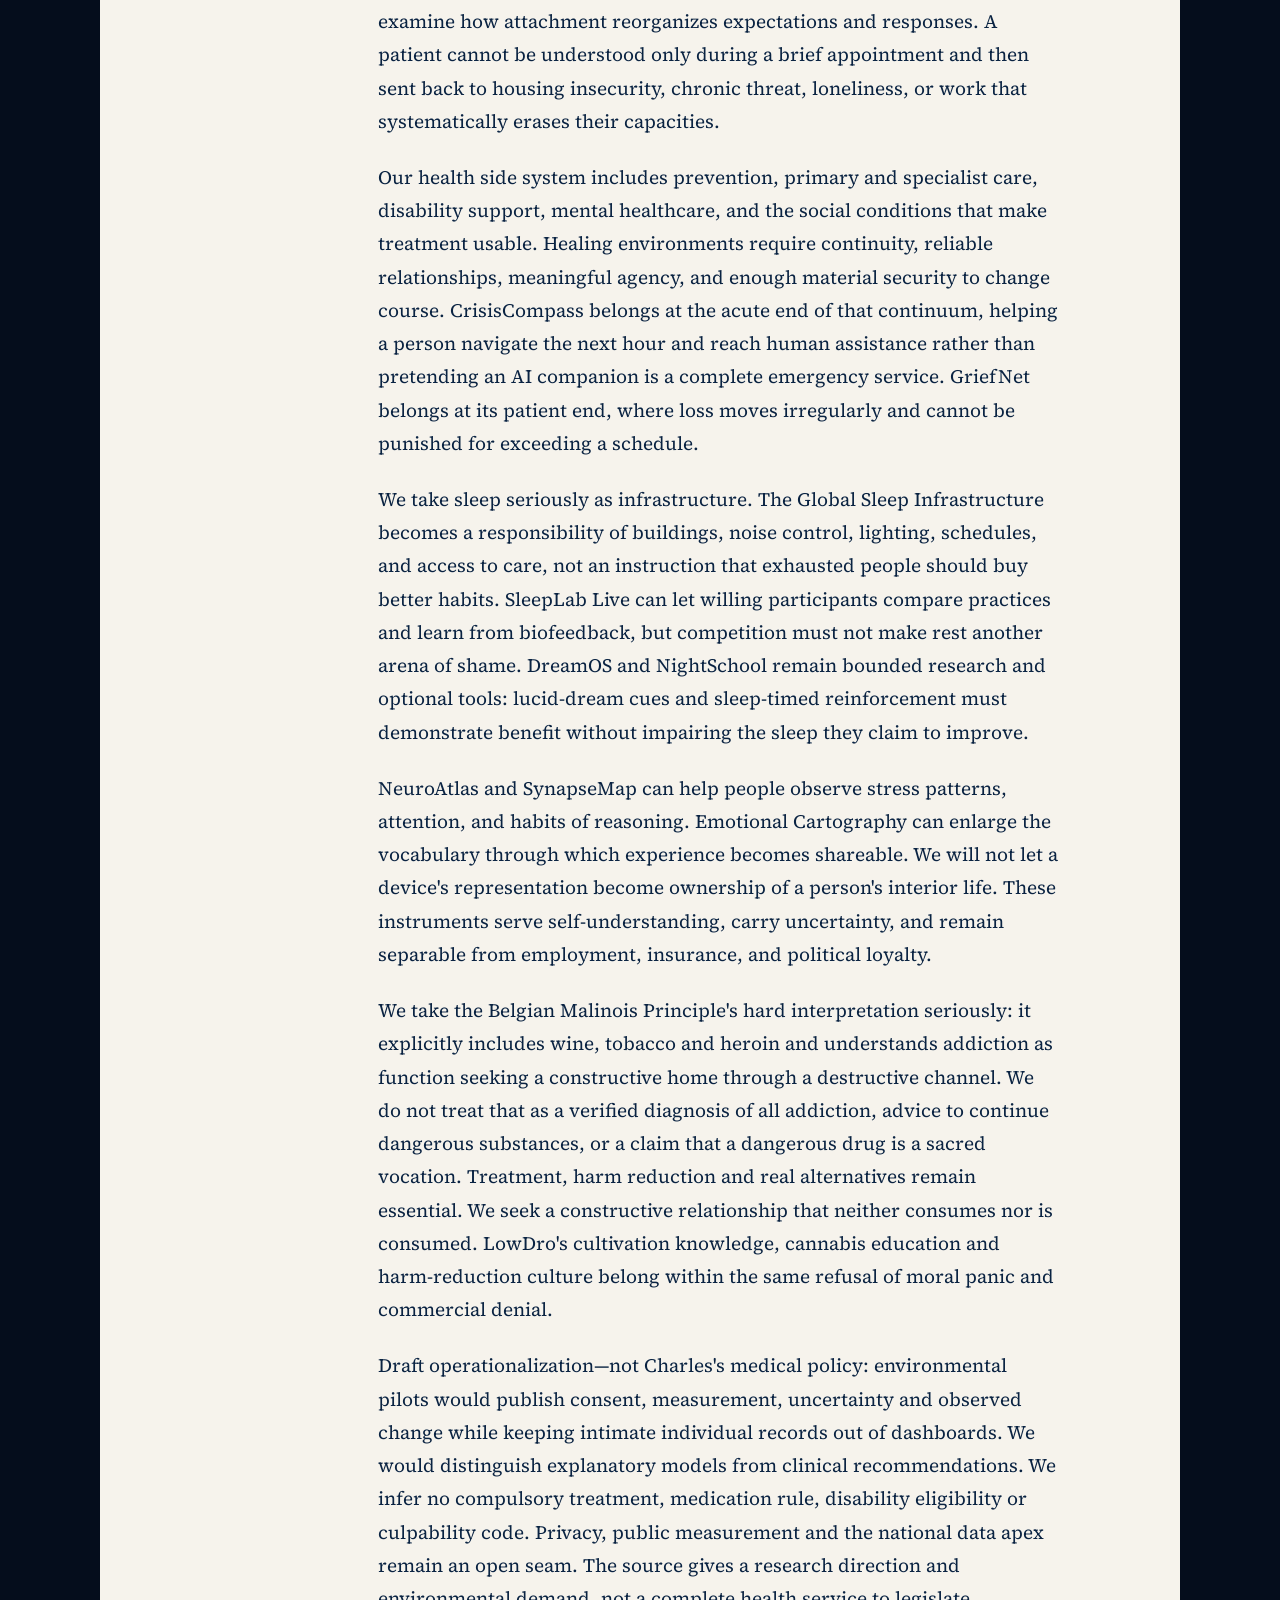
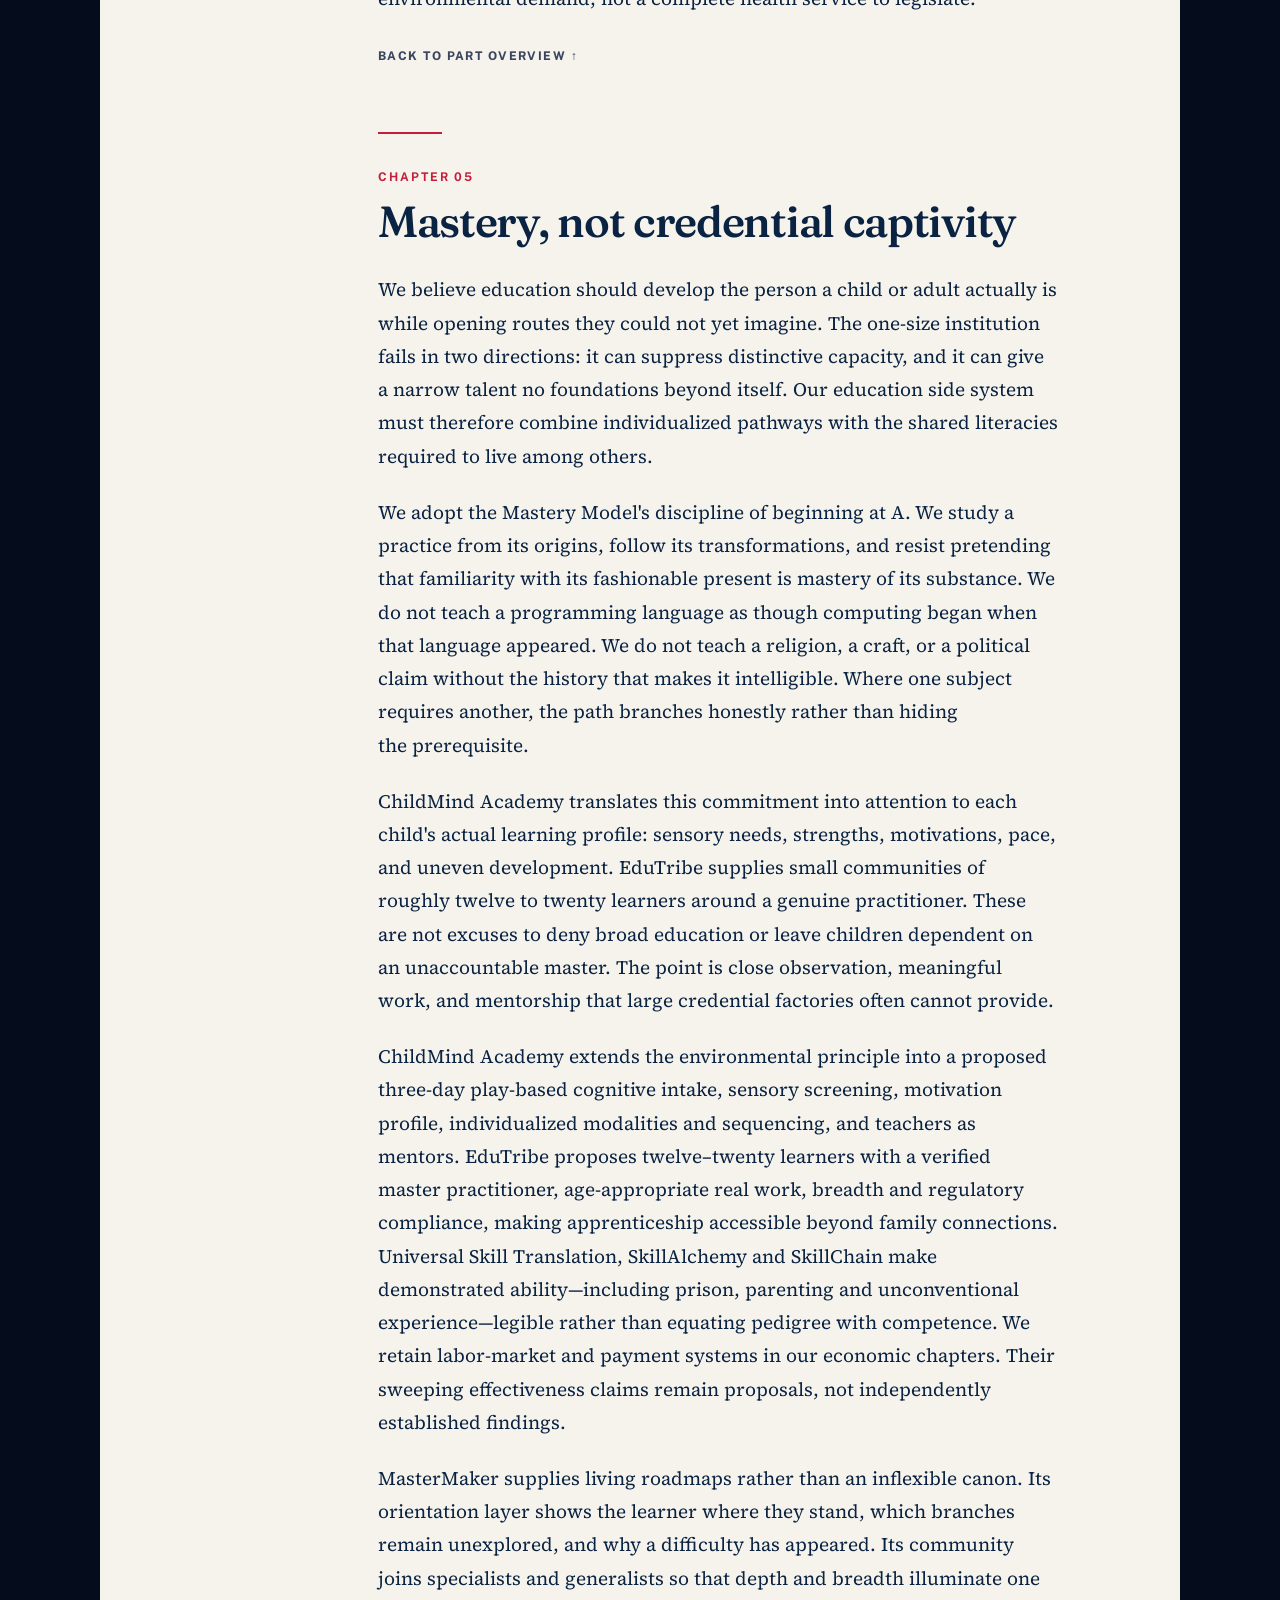
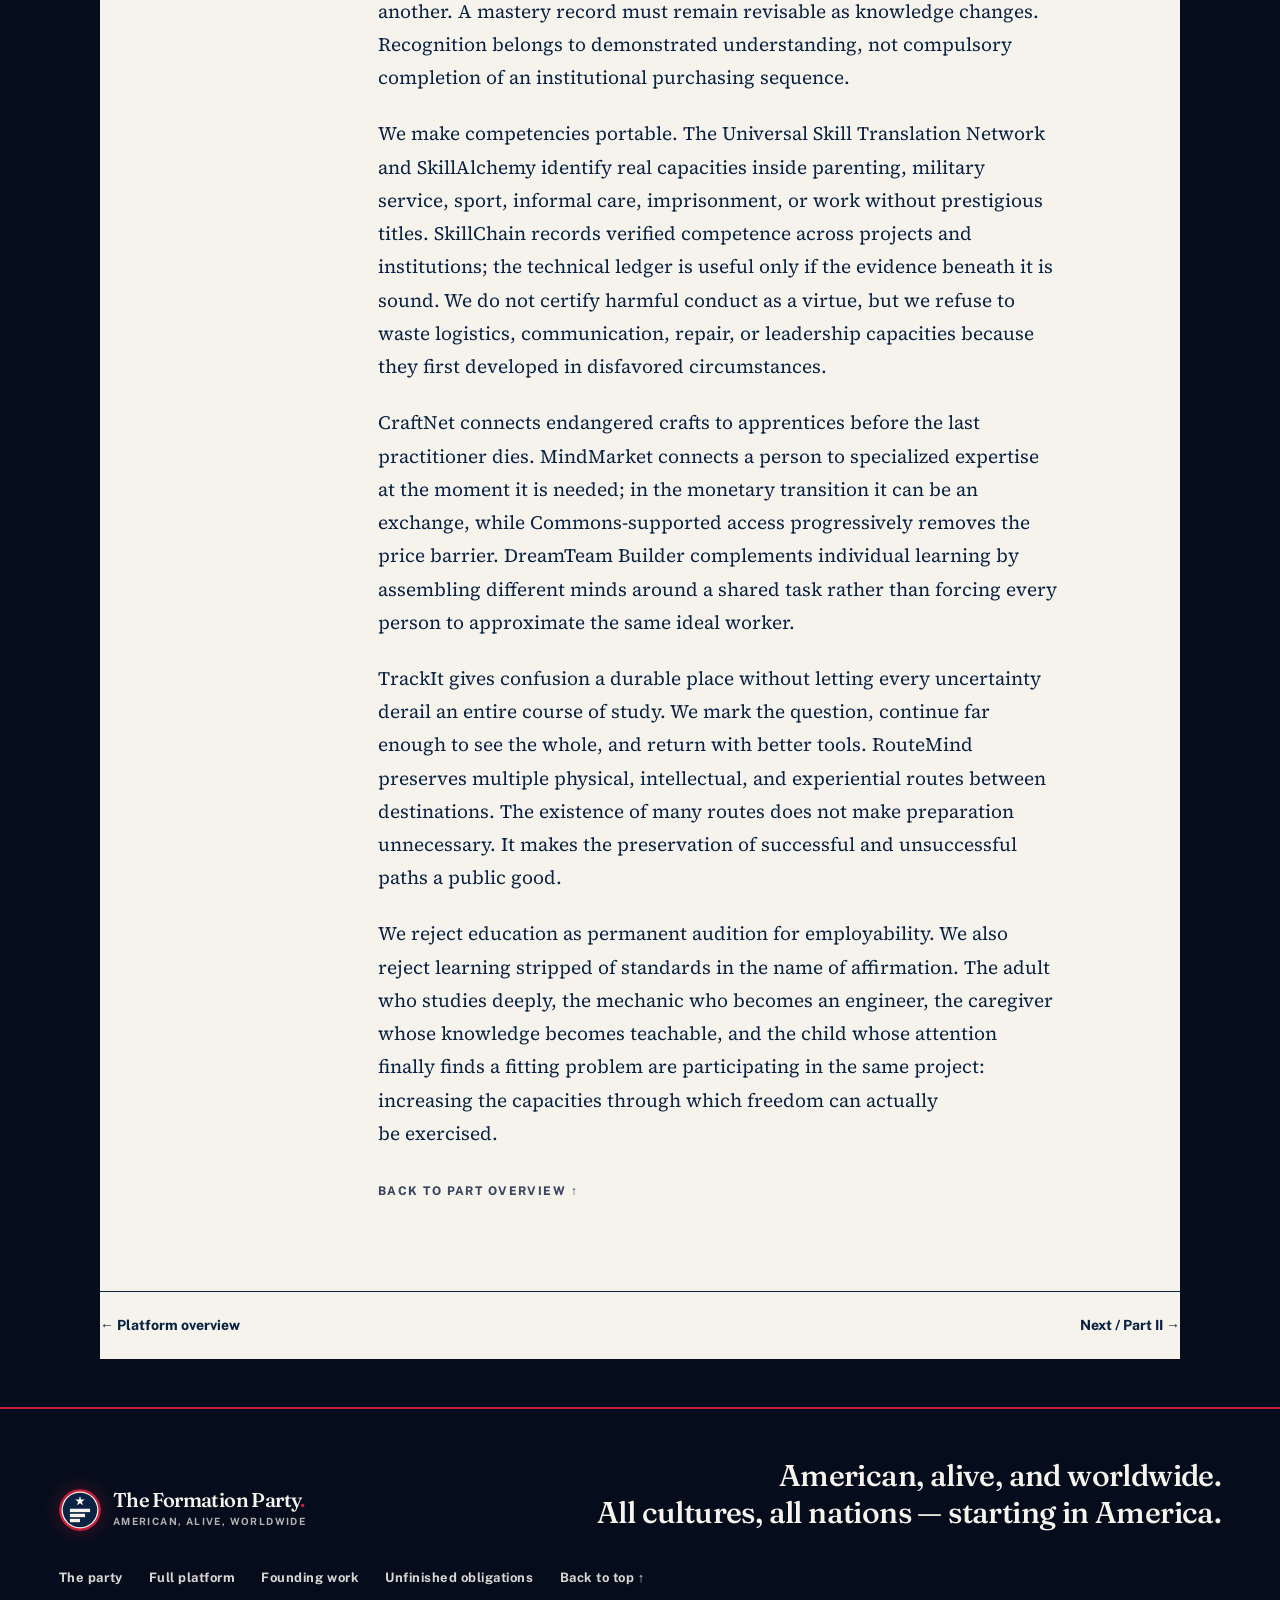
<file: civilization.html>
<!doctype html>
<html lang="en"><head><meta charset="utf-8"><meta name="viewport" content="width=device-width, initial-scale=1"><title>What a civilization is for | The Formation Party</title><meta name="description" content="Human capacity, faith, health, learning, and a freedom that can actually be exercised."><meta name="theme-color" content="#0A2342"><link rel="icon" href="favicon.svg" type="image/svg+xml"><link rel="stylesheet" href="styles.css"><script src="site.js" defer></script><meta property="og:type" content="website"><meta property="og:title" content="What a civilization is for | The Formation Party"><meta property="og:description" content="Human capacity, faith, health, learning, and a freedom that can actually be exercised."></head>
<body class="page-part"><a class="skip-link" href="#main">Skip to content</a><header class="site-header"><div class="header-rule" aria-hidden="true"></div><div class="header-inner"><a class="brand" href="index.html" aria-label="The Formation Party — home"><img class="brand-logo" src="logo.svg" width="42" height="42" alt=""><span class="brand-lockup"><span class="brand-name">The Formation Party<span class="brand-period">.</span></span><span class="brand-tag">American, alive, worldwide</span></span></a><button class="menu-toggle" type="button" aria-expanded="false" aria-controls="main-nav" hidden><span class="menu-label">Menu</span><span class="menu-bars" aria-hidden="true"><i></i><i></i><i></i></span></button><nav id="main-nav" aria-label="Main navigation"><a href="about.html">The party</a><a href="philosophy.html" aria-current="page">Our platform</a><a href="join.html">Build with us</a></nav></div></header><main id="main" tabindex="-1"><section class="part-hero"><a class="breadcrumb" href="philosophy.html">← The full platform</a><p class="eyebrow">Part I / Chapters 1–5</p><h1>What a civilization is for</h1><p class="standfirst">Human capacity, faith, health, learning, and a freedom that can actually be exercised.</p></section><div class="chapter-layout"><aside class="chapter-nav"><p class="eyebrow">In this part</p><nav aria-label="Chapters in this part"><a href="#chapter-1"><span>01</span>Formation, fracture, and the permanence of consequence</a><a href="#chapter-2"><span>02</span>Faith, the scattered inheritance, and love as public orientation</a><a href="#chapter-3"><span>03</span>The person, the blueprint, and the three courts</a><a href="#chapter-4"><span>04</span>Healing means changing the conditions of life</a><a href="#chapter-5"><span>05</span>Mastery, not credential captivity</a></nav><a class="all-parts" href="philosophy.html">All seven parts →</a></aside><div class="chapters"><article class="chapter" id="chapter-1"><p class="eyebrow">Chapter 01</p><h2>Formation, fracture, and the permanence of consequence</h2><p>We believe that politics begins with an accounting error. We call something gone because it has left our field of view. We call a cost eliminated because someone else is carrying it. We call a community improved because the people displaced by the improvement are no longer present to object. We call an object waste because the system has forgotten its next use. These are different forms of the same failure: treating an absence from our account as an absence from reality.</p>
<p>The arithmetic of wholes corrects that posture. A whole can be broken, but its constituents have not thereby become nothing. A pencil broken in two has changed the relevant unit of counting. A building demolished has become material, dust, energy expenditure, historical loss, and a new set of obligations. A family fractured has not removed its injuries; it has redistributed them among children, former partners, neighbors, and future relationships. We do not let the convenience of the original owner's ledger decide whether the consequences exist.</p>
<p>We call the organizing operation God's math: the formation of wholes whose members acquire capacities they could not possess separately. We call its counterfeit Leviathan's math: trying to become whole by breaking other wholes and accumulating their fragments. The difference is not simply between kindness and cruelty. A sincerely generous institution can fracture the people it makes permanently dependent. A demanding teacher can form a person by asking for more than the person initially believes possible. We judge the structure by whether its relationships generate durable capacity, not by whether its language sounds benevolent.</p>
<p>That is why we can receive what the world has already made. Every culture, nation, and ideology is a brick. Formation does not grind those bricks into dust in order to claim originality, nor stack them without a bond and call the pile a people. The mortar is God. For the person who does not believe, the same binding appears as math: the intelligible order by which wholes hold, parts remain real, and consequence does not vanish because we have stopped counting it. We do not require an atheist to counterfeit faith, and we do not require a believer to reduce God to a metaphor for arithmetic. Both are naming the same refusal of fracture — spirit and reasoning together. A new era of enlightenment does not begin by discarding the world's work. It begins when that work can be joined without being destroyed.</p>
<p>This is a philosophy of reality and responsibility, not a decree abolishing ordinary mathematics. An empty inventory can correctly be recorded as zero inventory. A financial subtraction can correctly describe a transaction. What cannot be inferred is that the material, effort, or consequence has ceased to exist. We retain mathematical tools while insisting that public accounts specify their scale and boundary. We will not teach a metaphysical claim about pre-creation nothingness as a replacement for arithmetic, nor use it to deny death, irreversible cultural loss, or the limits of resources.</p>
<p>The arithmetic itself develops rather than remaining a single slogan. Its later account explicitly corrects the earlier denial of subtraction: a part really can be removed from a whole, and multiplication really can replicate organized wholes. We adopt that refinement. Formation, dissolution, and re-formation describe the relevant sequence; accounting must follow both the bounded whole and what leaves it. Its further suggestion that dark matter is dead energy in circulation remains a cosmological hypothesis, not an established explanation or a premise of public finance.</p>
<p>We understand zero, in the deeper argument, as the imagined condition before anything exists, not a social destination attainable by discarding unwanted people. Even when a whole dissolves, its history enters the next formation. That recognition grounds our circular economy, our duty to repair institutions, and our refusal to organize politics around cleansing, extermination, or permanent human disposal.</p>
<p>At every scale we therefore ask the same questions. What capacities does this arrangement bring into being? What does it exhaust? Where do its costs go? Can the people beneath its apparent success reproduce the conditions of their own flourishing? A business that pays its owners by consuming its workforce is not forming wealth in our sense. A state that unifies a territory by erasing its peoples is not forming a nation in our sense. A household held together by terror is not a whole merely because everyone remains under one roof.</p>
<p>We do not promise the disappearance of conflict. Resistance can reveal an undeveloped capacity and make organization necessary. The tension between disorder and organization can be an engine of growth. But we reject the conclusion that suffering should be manufactured because growth sometimes follows it. The duty of politics is to convert unavoidable difficulty into development and to stop imposing avoidable injury under the flattering name of discipline.</p><a class="chapter-top" href="#main">Back to part overview ↑</a></article><article class="chapter" id="chapter-2"><p class="eyebrow">Chapter 02</p><h2>Faith, the scattered inheritance, and love as public orientation</h2><p>We approach faith without contempt and without granting government a monopoly on the soul. Our inheritance understands humanity's religious traditions as fragments of a truth remembered before Babel and carried through different environments, languages, and histories. We take from this not permission to declare every tradition identical, but a demanding obligation to study what each has actually preserved. Genuine convergence requires difference to be understood before it is integrated.</p>
<p>The author's posture must remain exact: The author is a follower of Jesus Christ. This is not a statement of Gnostic belief. The Scattering is tagged fiction and develops thirteen intelligences, twelve managerial constellations and a thirteenth bridge, rebellion and Babel, and Jesus as restored Lightbringer returning glory to the source. The Convergence makes the stronger literal identification of Jesus, Shiva and Lucifer as the dimension's Manager and calls service the correction of pride. We neither delete these unusual claims nor represent them as consensus Christian doctrine or established history. The Convergence expressly says it is not a new imposed religion or political document. That boundary is part of the source, not an inconvenience to conceal.</p>
<p>We honor the author's explicit following of Jesus Christ. The resolution of the Gnostic questions in this inheritance comes through love as taught by Christ, not through an instruction to flee matter, overthrow creation, or collect an elite away from ordinary humanity. To love the ignorant is not to endorse ignorance. It is to refuse the fantasy that a broken world can be healed by despising everyone caught inside it. The work is to make more ordered, conscious, loving life possible here.</p>
<p>We are not a Gnostic party. Taking a framework's questions seriously does not require adopting its cosmology. If Yaldabaoth is understood as ignorant rather than malicious, the ethical answer is loving correction rather than hatred of creation. If the sparks are understood as entrusted potential, their task is expansion into living relationship rather than withdrawal into spiritual possession. If the framework is false, the obligation to love our neighbors and care for the world does not collapse with it.</p>
<p>The Refinement Flame describes fire as refinement and return, but also explicitly says hellfire can disintegrate souls where pride and refusal persist. We do not replace that hardness with guaranteed restoration. In The Beginning offers another cosmology: Lightbringer and Eve together are Morningstar; Adam is steward, Lilith unconditional lover; control, judgment, pride, wrath and silence break the design. It calls the complements sick rather than inherently wicked and invites testing its fragment. It names paired full avatars—Jesus and Mary Magdalene, Muhammad and Aisha—where The Convergence calls Jesus the last incarnation. Babel's agency also differs across accounts. We supply no harmonized scripture Charles did not write. We do not turn any of these proposed identifications into official theology. Religious communities remain free to reject them; we leave the conflicting incarnations and Babel accounts unharmonized.</p>
<p>The Lost Saints teaches us to distinguish the light a person carried from the institution that later enclosed it. We support patient comparative work that separates a teacher's insight from accumulated convenience, ego, and political advantage. We reject the seizure of universal knowledge as the exclusive property of one lineage, nation, or priesthood. When the Melchizedek and Abraham narrative warns that open truth can become tribal property, we apply that warning to every community, including our own. We do not use its imagery to indict contemporary Jews or any other people collectively.</p>
<p>We can speak of the soul as a person's irreducible significance without authorizing the state to measure salvation. The Refinement Flame's possible disintegration and the Warning's final dissolution must not be replaced by guaranteed restoration. We leave ultimate judgment beyond civil jurisdiction. Our institutions must protect life, allow repair, and adjudicate conduct under evidence rather than claim knowledge of a person's eternal category.</p>
<p>The Root of Genocide gives us an uncompromising account of escalation: an initial attack on innocence can generate a terror of accountability, followed by efforts to eliminate the witnesses and then the people whose continued existence refutes the perpetrator's story. We take that pattern seriously without asserting it exhausts every historical cause of genocide. We oppose the destruction of records, language, community, and testimony as well as bodily murder. We protect those who speak before their courage becomes safe to celebrate. The language of love as a sword means costly truth and defense of the innocent, not permission for religious violence. Honoring martyrs obliges us to protect living witnesses, not recruit people into preventable martyrdom.</p>
<p>We retain The Root of Genocide as a severe spiritual interpretation, not evidence of a particular defendant's theological motive. The Lost Saints makes the hard exception that Jesus alone fully denied the temptations it describes; its comparative project does not give every verse or institution equal authority. Our inheritance's conditional Gnostic reasoning is resolved through love as taught by Christ whether the framework is true or false, not by imposing a new religion.</p>
<p>Our public orientation is consequently neither theocracy nor spiritual emptiness. Believers may bring their deepest reasons into public argument; nonbelievers need not counterfeit belief to belong. The common test of a policy is what it does to living people and their conditions of freedom. We unite in service, not in compulsory metaphysical agreement.</p><p>The mortar that binds those bricks does not demand identical confession. God is the name believers give to the order that holds a people together; math is the name available to the person who cannot say God and will not lie. Spirit and reasoning are not rival camps inside this work. They are how a new enlightenment joins what fracture would leave as rubble.</p>
<p>The City as Organism claims cities, countries and continents have souls, governing spirits and distinct energetic functions, including America as root and continental chakras. It asks listening through the Almighty rather than imposition and says people are born to engage differing layers. We retain the metaphysical content, not just a harmless planning metaphor. Surrender of individual awareness to the city's soul sits uneasily with the Blueprint's individual function and IdentityVault's consent. It supplies no municipal evidentiary test for a spirit. Draft operationalization—our public-deliberation proposal, not extra theology: label personal testimony, fiction, conditional theology, public evidence and proposed statute separately. Claimed spiritual access would not itself decide a factual dispute. The relation between collective party speech and intensely personal testimony remains unresolved. We impose no cosmological citizenship test. No church, corporation, party or government may make itself the destination of devotion entrusted to it; serving a whole is not ownership of those who sustain it.</p><a class="chapter-top" href="#main">Back to part overview ↑</a></article><article class="chapter" id="chapter-3"><p class="eyebrow">Chapter 03</p><h2>The person, the blueprint, and the three courts</h2><p>We begin our account of the human being with a refusal: no person is a replaceable unit of labor, a demographic specimen, or a score awaiting assignment. Each carries a particular configuration of capacity, desire, perception, and creative impulse. We call this a blueprint. The word names the problem society must learn to meet, not a file an authority can close after deciding what someone is for.</p>
<p>We read a blueprint through recurring engagement. What does a person return to when nobody assigns it? Which difficulty makes them more curious rather than merely more afraid? What do they notice that others repeatedly miss? We distinguish these patterns from the adaptations imposed by deprivation, trauma, fashion, and the need to please. A person skilled at enduring humiliation may have acquired an impressive survival capacity without discovering a vocation. A child praised for obedience may have hidden the very curiosity their life requires.</p>
<p>The distinction between functioning and working follows. Work, in the critical sense, is effort organized by external necessity and the consequences of stopping. Function is effort organized by a genuine internal relation to the thing being done. Function can be exhausting, disciplined, and technically difficult. It need not be pleasant at every moment. Its freedom consists in the source of its commitment, not the absence of demands.</p>
<p>We recognize the three courts within a person: stomach, heart, and mind. The stomach names appetite, pleasure, survival, and the force that generates desire. The heart names understanding, attachment, and the interpretation of human meaning. The mind names organization, discrimination, memory, and the construction of a path. None can simply abolish the others. A mind that treats appetite as an enemy becomes brittle. A heart without structure can be overwhelmed. Appetite without understanding can consume the life it was meant to sustain.</p>
<p>We mean stomach, heart and mind as internal forces, not three proposed branches of a judicial system or government. The stomach's king cannot simply be reasoned away; heart and mind must negotiate with desire rather than pretend permanent repression is a functioning whole.</p>
<p>We design education, health, and economic participation to let these courts negotiate rather than require one to rule through permanent repression. Food, safety, rest, and bodily dignity are not distractions from thought. Relationship is not an inefficiency in production. Structure is not necessarily domination. A functioning person develops ways for desire to become intelligible, meaning to become actionable, and action to remain answerable to life.</p>
<p>The Neuro-Functional Switch deepens this account of attention. Sleepiness before irrelevant material, partial engagement with difficult material, and full absorption in material that connects with purpose need not be reduced to laziness, confusion, and obedience. They can reveal the fit between a mind and its environment. We make room for incubation, subconscious preparation, and limits on overload. We do not infer that every disliked task is contrary to a soul's design; foundations often become meaningful only after disciplined practice.</p>
<p>We reject fixed caste interpretations of function. The City as Organism imagines people participating at different levels of collective architecture; we do not convert that image into birth-assigned political rank. A person must be able to discover, dispute, revise, and outgrow any description offered by a teacher, employer, algorithm, or party. A blueprint is a reason to provide opportunity, never a reason to foreclose it.</p><a class="chapter-top" href="#main">Back to part overview ↑</a></article><article class="chapter" id="chapter-4"><p class="eyebrow">Chapter 04</p><h2>Healing means changing the conditions of life</h2><p>We treat distress as information that deserves investigation. Depression, anxiety, isolation, and collapse can be alarms of an intolerable relationship between a person and their life. A system that can quiet an alarm but cannot ask what set it off has mistaken symptom management for the whole work of medicine. We want care that hears the signal and changes the conditions producing it.</p>
<p>We do not turn that criticism into an instruction to abandon medication or deny psychiatric disease. The claim that symptoms are always a correctly functioning alarm goes beyond what our public institutions may assume. Biological illness, disability, environmental injury, trauma, and misalignment can coexist. Immediate relief can preserve the life in which longer healing becomes possible. Treatment decisions belong to qualified care and informed patients, not to ideological campaigns against medicine.</p>
<p>Neurodevelopmental Asynchrony, Differential Brain Aging and the series' IRBAD, neurochron profile, regulatory-gap and NCIS proposals ask whether neural systems develop unevenly within one person. They contextualize agency without erasing it. Relational Neuroscience and Healing Environment emphasize safe regulated relationships, genuine function engagement, sleep, movement, nutrition, light, time and permission. Neuro-Functional Switch proposes that integration organizes around purpose and overload requires rest, while acknowledging confirmation bias in intense recognition. These are research and interpretive proposals, not validated diagnoses bestowed by a Page. We support investigation rather than instant diagnostic authority: a scan does not conclusively make one part of a forty-year-old eight. Longitudinal observation, careful measurement and clinical judgment must test the account.</p>
<p>The practical implication is already substantial. We stop assuming that competence in one domain proves maturity in all others. We teach emotional regulation without humiliating adults for needing it. We examine how attachment reorganizes expectations and responses. A patient cannot be understood only during a brief appointment and then sent back to housing insecurity, chronic threat, loneliness, or work that systematically erases their capacities.</p>
<p>Our health side system includes prevention, primary and specialist care, disability support, mental healthcare, and the social conditions that make treatment usable. Healing environments require continuity, reliable relationships, meaningful agency, and enough material security to change course. CrisisCompass belongs at the acute end of that continuum, helping a person navigate the next hour and reach human assistance rather than pretending an AI companion is a complete emergency service. GriefNet belongs at its patient end, where loss moves irregularly and cannot be punished for exceeding a schedule.</p>
<p>We take sleep seriously as infrastructure. The Global Sleep Infrastructure becomes a responsibility of buildings, noise control, lighting, schedules, and access to care, not an instruction that exhausted people should buy better habits. SleepLab Live can let willing participants compare practices and learn from biofeedback, but competition must not make rest another arena of shame. DreamOS and NightSchool remain bounded research and optional tools: lucid-dream cues and sleep-timed reinforcement must demonstrate benefit without impairing the sleep they claim to improve.</p>
<p>NeuroAtlas and SynapseMap can help people observe stress patterns, attention, and habits of reasoning. Emotional Cartography can enlarge the vocabulary through which experience becomes shareable. We will not let a device's representation become ownership of a person's interior life. These instruments serve self-understanding, carry uncertainty, and remain separable from employment, insurance, and political loyalty.</p>
<p>We take the Belgian Malinois Principle's hard interpretation seriously: it explicitly includes wine, tobacco and heroin and understands addiction as function seeking a constructive home through a destructive channel. We do not treat that as a verified diagnosis of all addiction, advice to continue dangerous substances, or a claim that a dangerous drug is a sacred vocation. Treatment, harm reduction and real alternatives remain essential. We seek a constructive relationship that neither consumes nor is consumed. LowDro's cultivation knowledge, cannabis education and harm-reduction culture belong within the same refusal of moral panic and commercial denial.</p>
<p>Draft operationalization—not Charles's medical policy: environmental pilots would publish consent, measurement, uncertainty and observed change while keeping intimate individual records out of dashboards. We would distinguish explanatory models from clinical recommendations. We infer no compulsory treatment, medication rule, disability eligibility or culpability code. Privacy, public measurement and the national data apex remain an open seam. The source gives a research direction and environmental demand, not a complete health service to legislate.</p><a class="chapter-top" href="#main">Back to part overview ↑</a></article><article class="chapter" id="chapter-5"><p class="eyebrow">Chapter 05</p><h2>Mastery, not credential captivity</h2><p>We believe education should develop the person a child or adult actually is while opening routes they could not yet imagine. The one-size institution fails in two directions: it can suppress distinctive capacity, and it can give a narrow talent no foundations beyond itself. Our education side system must therefore combine individualized pathways with the shared literacies required to live among others.</p>
<p>We adopt the Mastery Model's discipline of beginning at A. We study a practice from its origins, follow its transformations, and resist pretending that familiarity with its fashionable present is mastery of its substance. We do not teach a programming language as though computing began when that language appeared. We do not teach a religion, a craft, or a political claim without the history that makes it intelligible. Where one subject requires another, the path branches honestly rather than hiding the prerequisite.</p>
<p>ChildMind Academy translates this commitment into attention to each child's actual learning profile: sensory needs, strengths, motivations, pace, and uneven development. EduTribe supplies small communities of roughly twelve to twenty learners around a genuine practitioner. These are not excuses to deny broad education or leave children dependent on an unaccountable master. The point is close observation, meaningful work, and mentorship that large credential factories often cannot provide.</p>
<p>ChildMind Academy extends the environmental principle into a proposed three-day play-based cognitive intake, sensory screening, motivation profile, individualized modalities and sequencing, and teachers as mentors. EduTribe proposes twelve–twenty learners with a verified master practitioner, age-appropriate real work, breadth and regulatory compliance, making apprenticeship accessible beyond family connections. Universal Skill Translation, SkillAlchemy and SkillChain make demonstrated ability—including prison, parenting and unconventional experience—legible rather than equating pedigree with competence. We retain labor-market and payment systems in our economic chapters. Their sweeping effectiveness claims remain proposals, not independently established findings.</p>
<p>MasterMaker supplies living roadmaps rather than an inflexible canon. Its orientation layer shows the learner where they stand, which branches remain unexplored, and why a difficulty has appeared. Its community joins specialists and generalists so that depth and breadth illuminate one another. A mastery record must remain revisable as knowledge changes. Recognition belongs to demonstrated understanding, not compulsory completion of an institutional purchasing sequence.</p>
<p>We make competencies portable. The Universal Skill Translation Network and SkillAlchemy identify real capacities inside parenting, military service, sport, informal care, imprisonment, or work without prestigious titles. SkillChain records verified competence across projects and institutions; the technical ledger is useful only if the evidence beneath it is sound. We do not certify harmful conduct as a virtue, but we refuse to waste logistics, communication, repair, or leadership capacities because they first developed in disfavored circumstances.</p>
<p>CraftNet connects endangered crafts to apprentices before the last practitioner dies. MindMarket connects a person to specialized expertise at the moment it is needed; in the monetary transition it can be an exchange, while Commons-supported access progressively removes the price barrier. DreamTeam Builder complements individual learning by assembling different minds around a shared task rather than forcing every person to approximate the same ideal worker.</p>
<p>TrackIt gives confusion a durable place without letting every uncertainty derail an entire course of study. We mark the question, continue far enough to see the whole, and return with better tools. RouteMind preserves multiple physical, intellectual, and experiential routes between destinations. The existence of many routes does not make preparation unnecessary. It makes the preservation of successful and unsuccessful paths a public good.</p>
<p>We reject education as permanent audition for employability. We also reject learning stripped of standards in the name of affirmation. The adult who studies deeply, the mechanic who becomes an engineer, the caregiver whose knowledge becomes teachable, and the child whose attention finally finds a fitting problem are participating in the same project: increasing the capacities through which freedom can actually be exercised.</p><a class="chapter-top" href="#main">Back to part overview ↑</a></article></div></div><nav class="part-pagination" aria-label="Platform pagination"><a href="philosophy.html">← Platform overview</a><a href="the-commons.html">Next / Part II →</a></nav></main>
<footer class="site-footer"><div class="footer-top"><a class="brand" href="index.html"><img class="brand-logo" src="logo.svg" width="42" height="42" alt=""><span class="brand-lockup"><span class="brand-name">The Formation Party<span class="brand-period">.</span></span><span class="brand-tag">American, alive, worldwide</span></span></a><p>American, alive, and worldwide.<br>All cultures, all nations — starting in America.</p></div><div class="footer-links"><a href="about.html">The party</a><a href="philosophy.html">Full platform</a><a href="join.html">Founding work</a><a href="common-life.html#unfinished-obligations">Unfinished obligations</a><a href="#main">Back to top ↑</a></div><div class="footer-bottom"><p>The Formation Party is a founding political organization, not a registered ballot party. No ballot access or FEC registration is claimed.</p><p>Intellectual source: <a href="https://inteloasis.com/" rel="noopener">IntelOasis ↗</a>. The source is not the party.</p></div></footer></body></html>
</file>
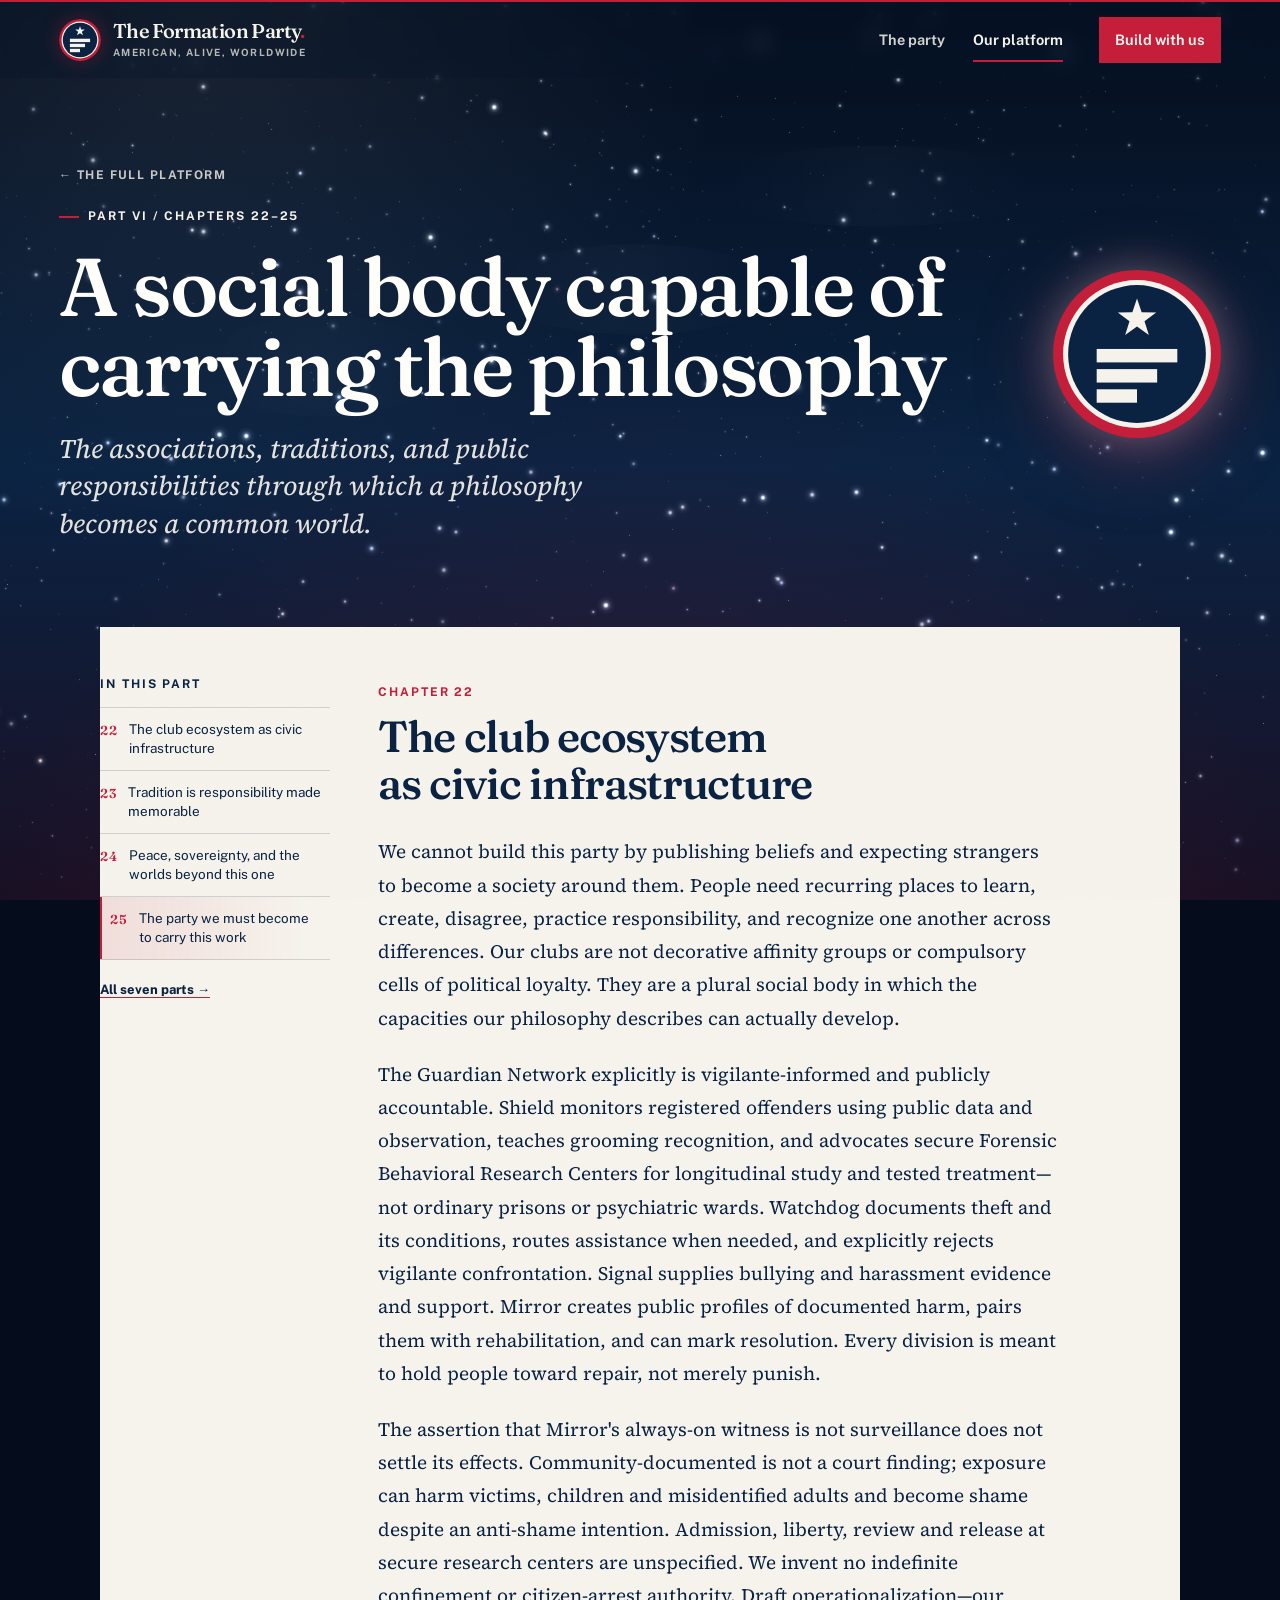
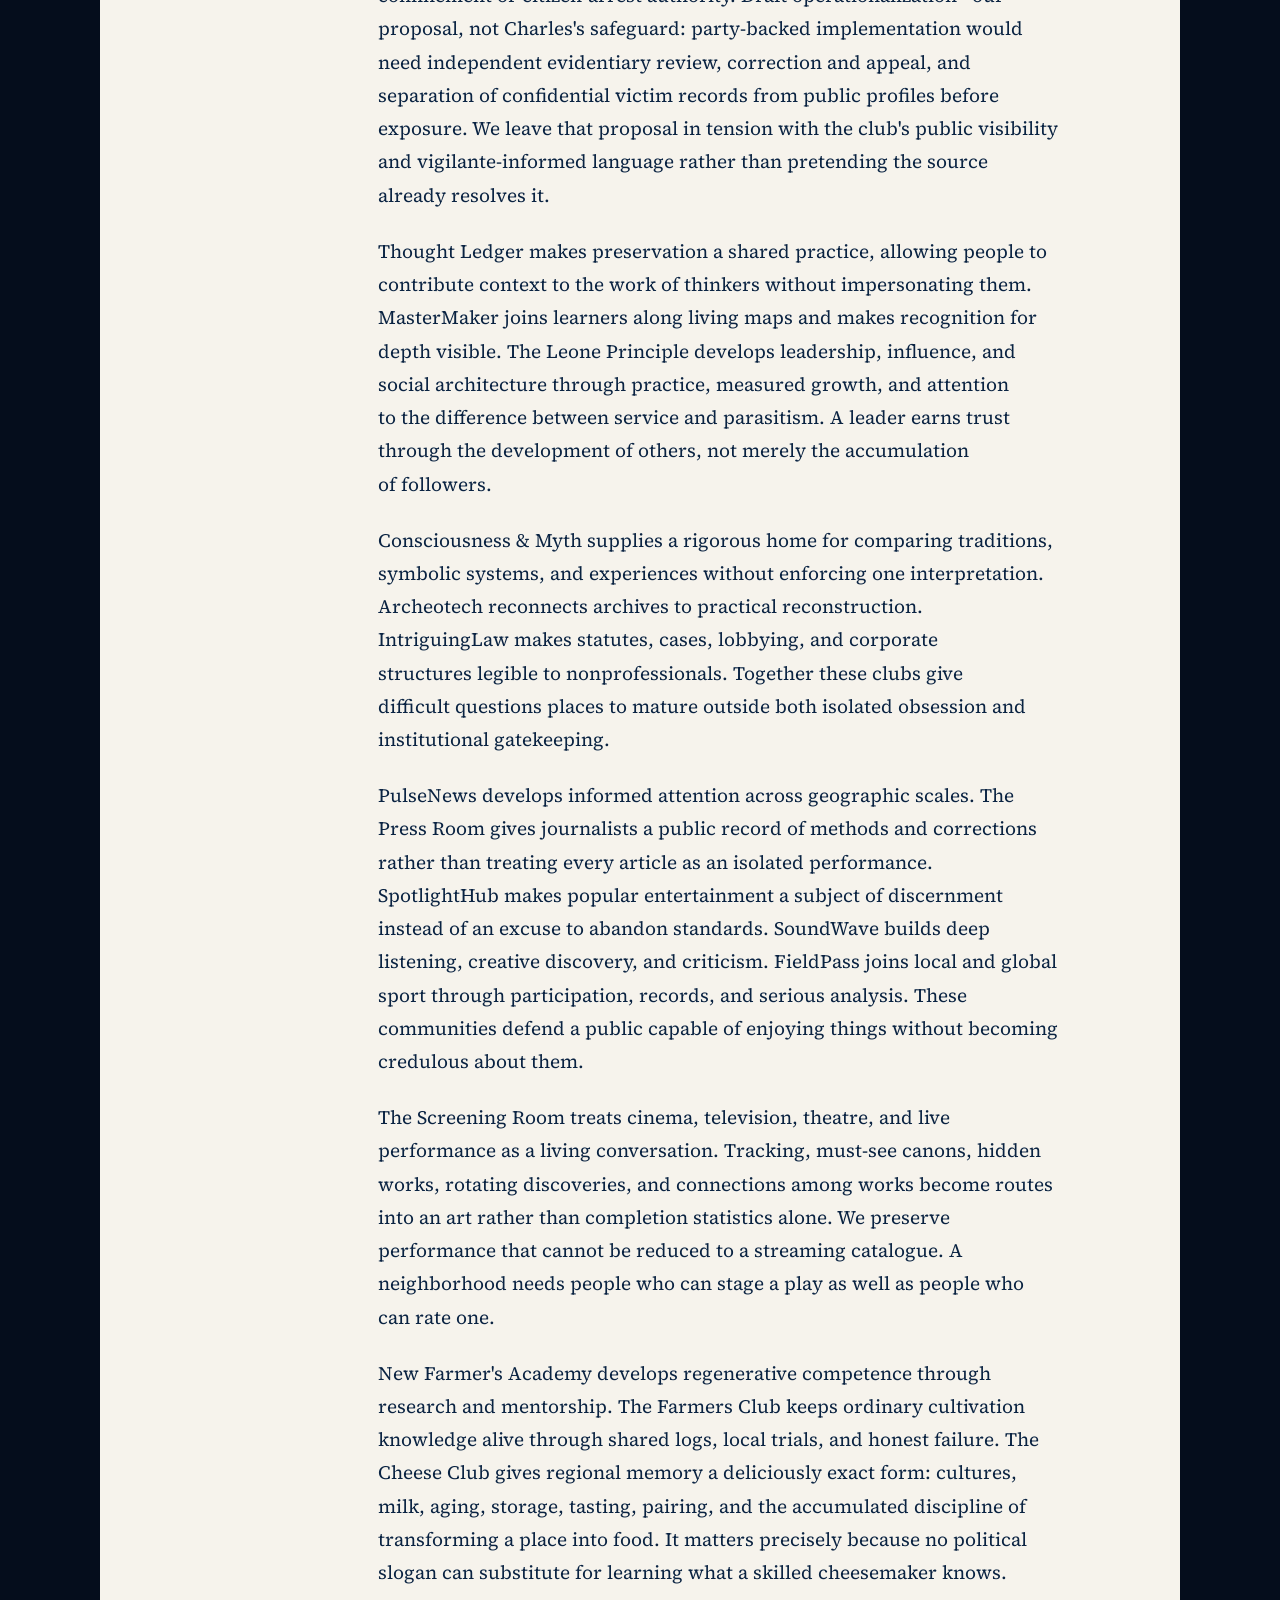
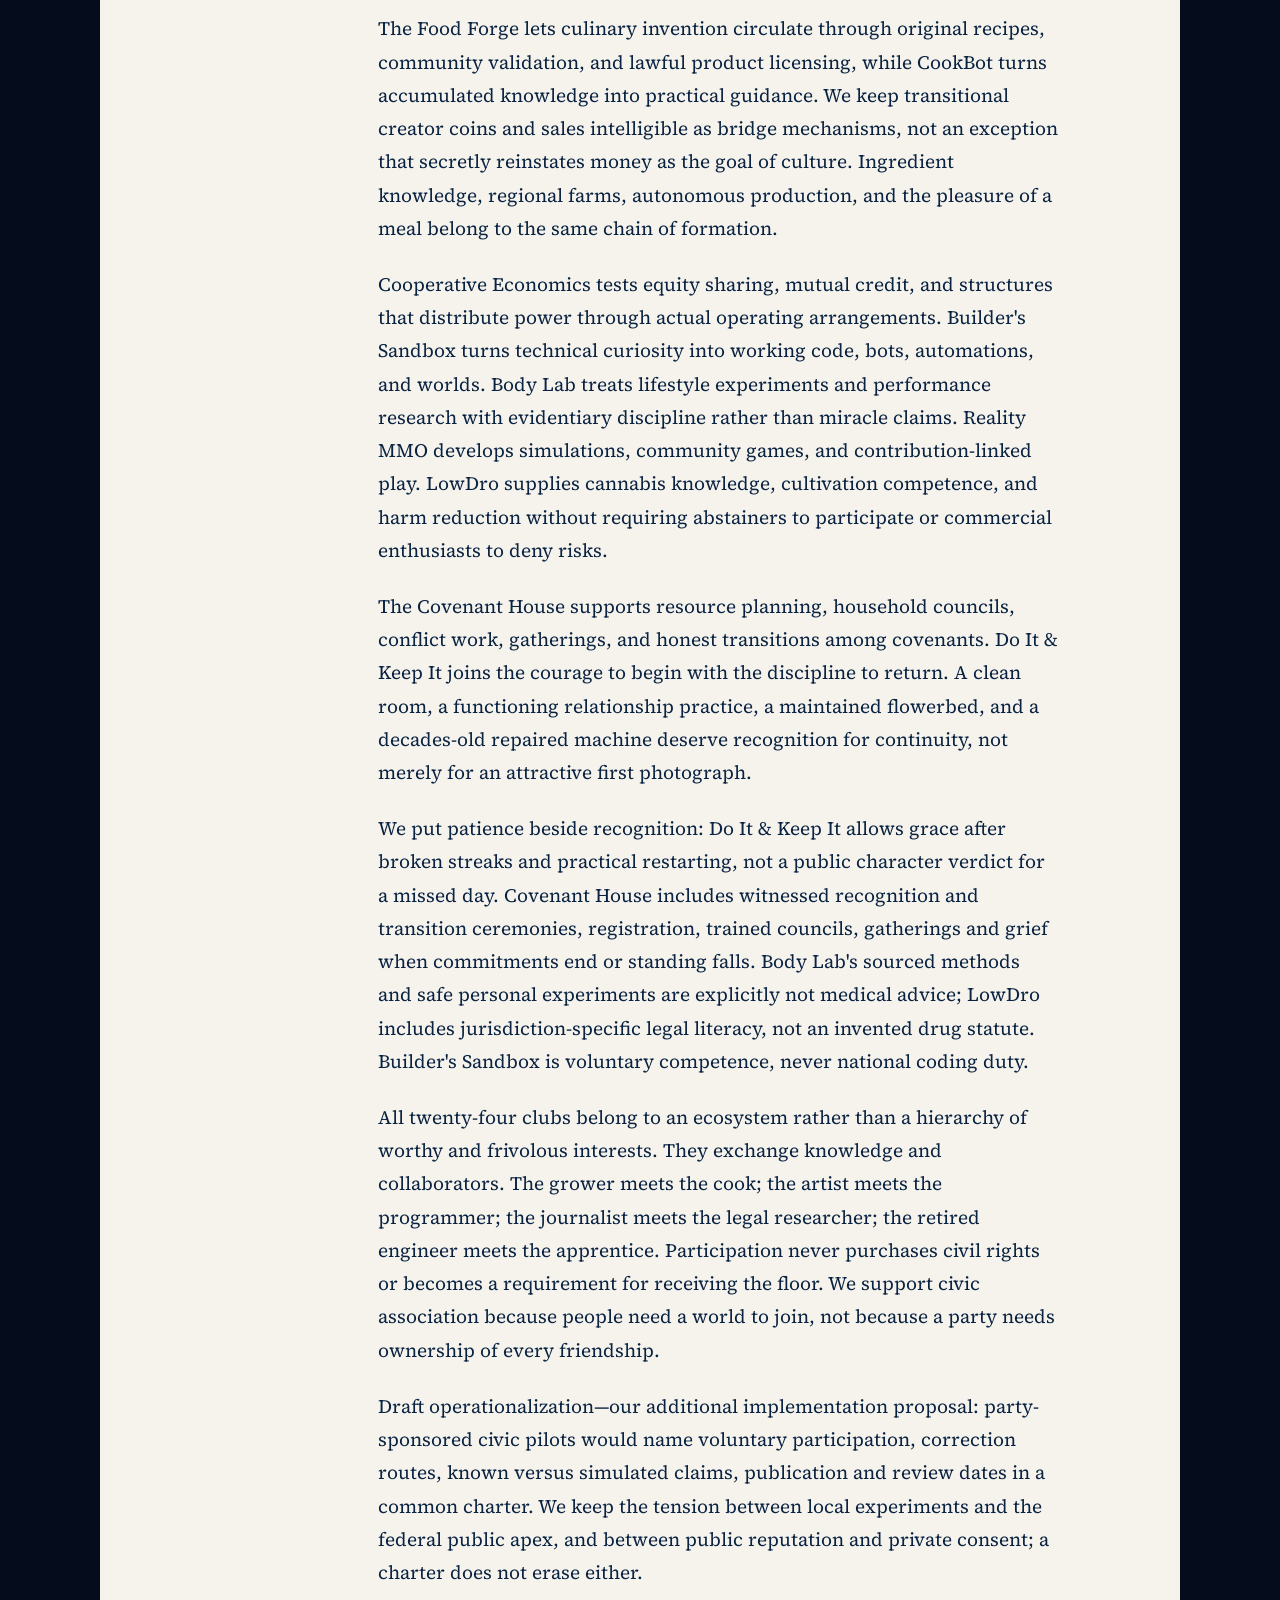
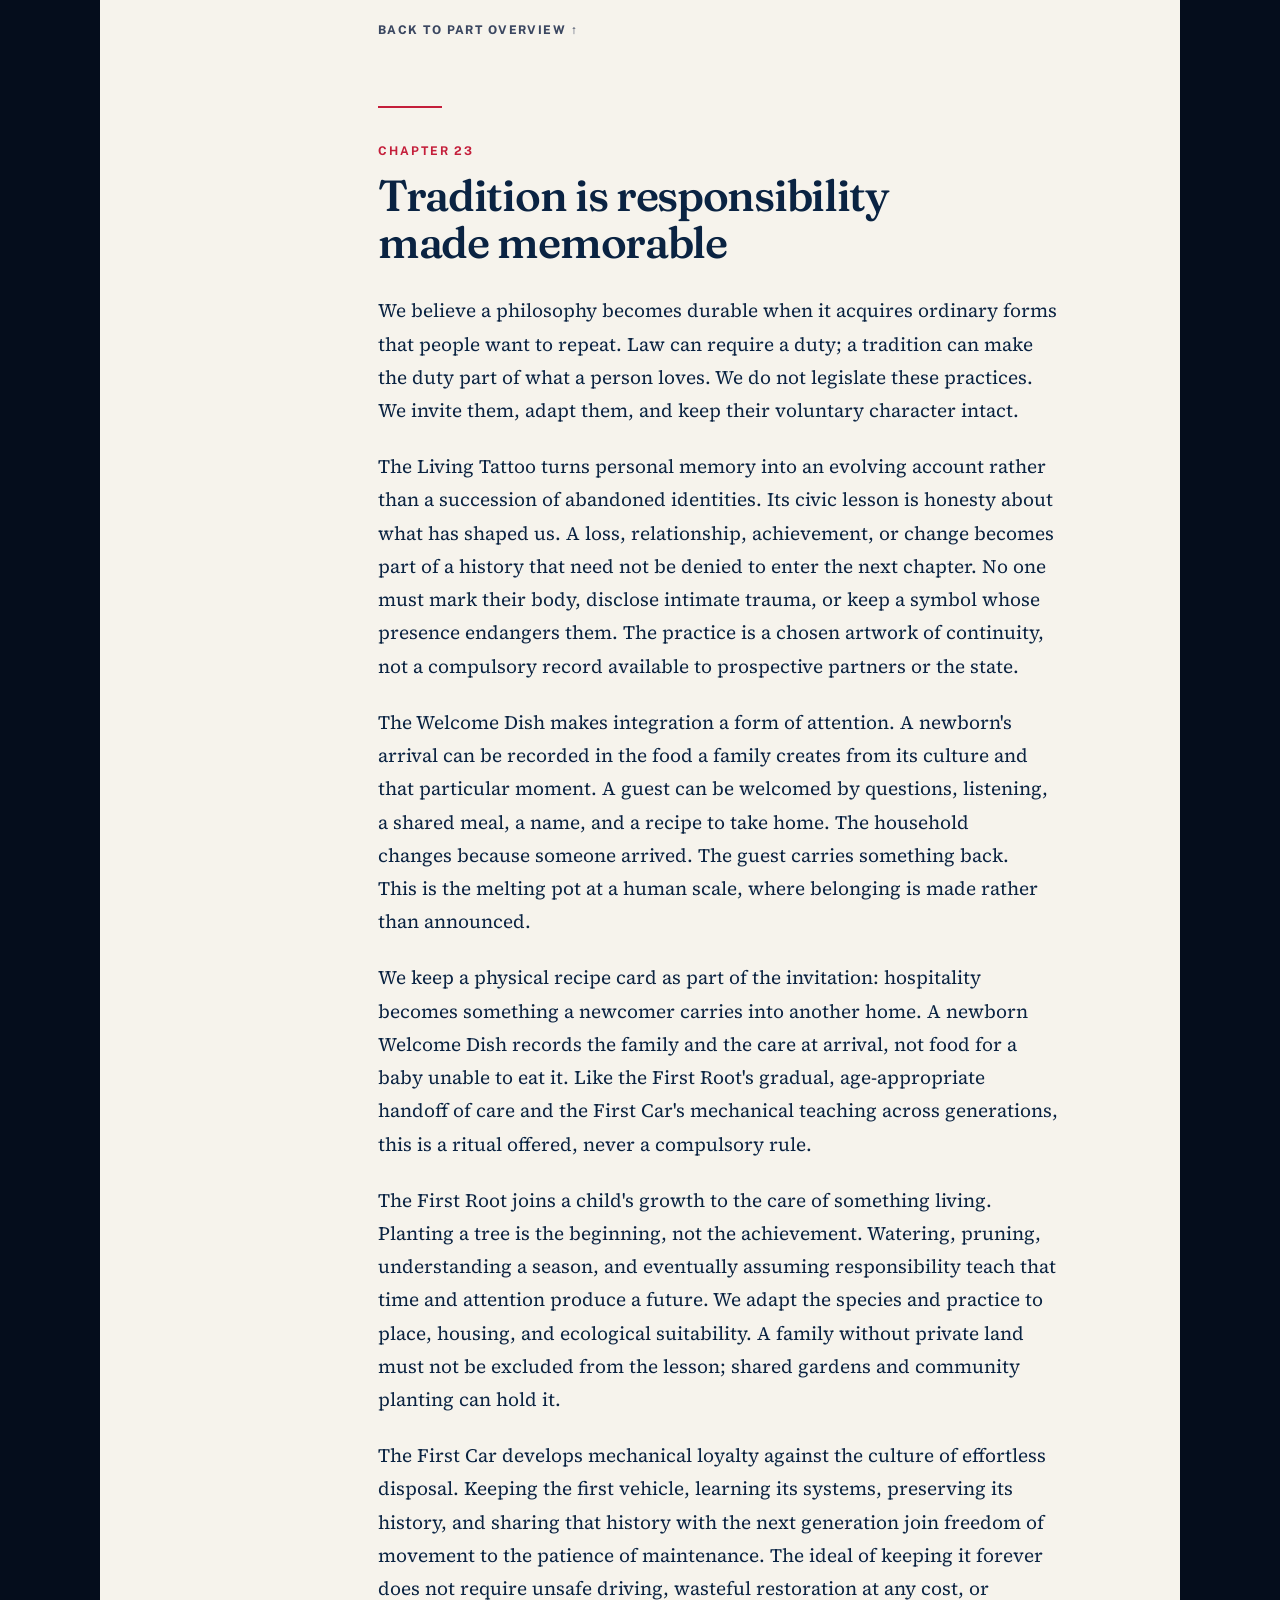
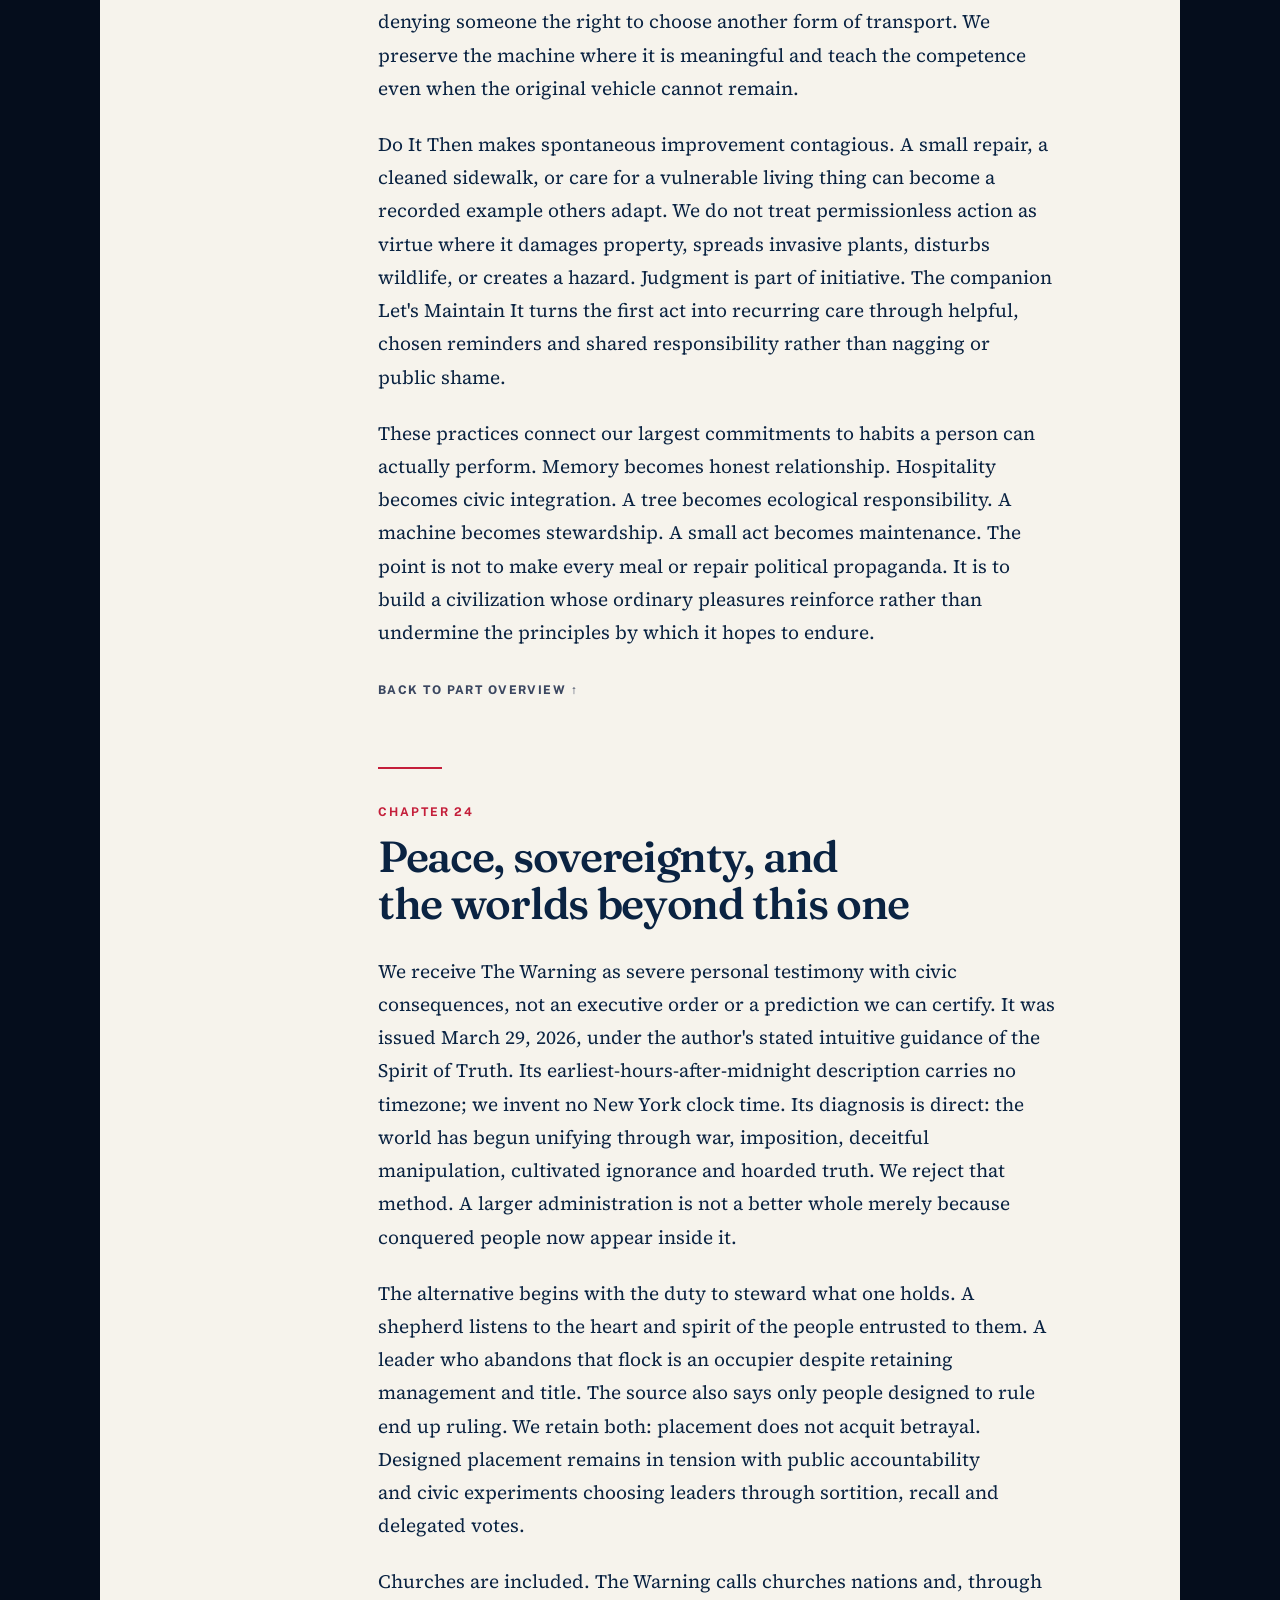
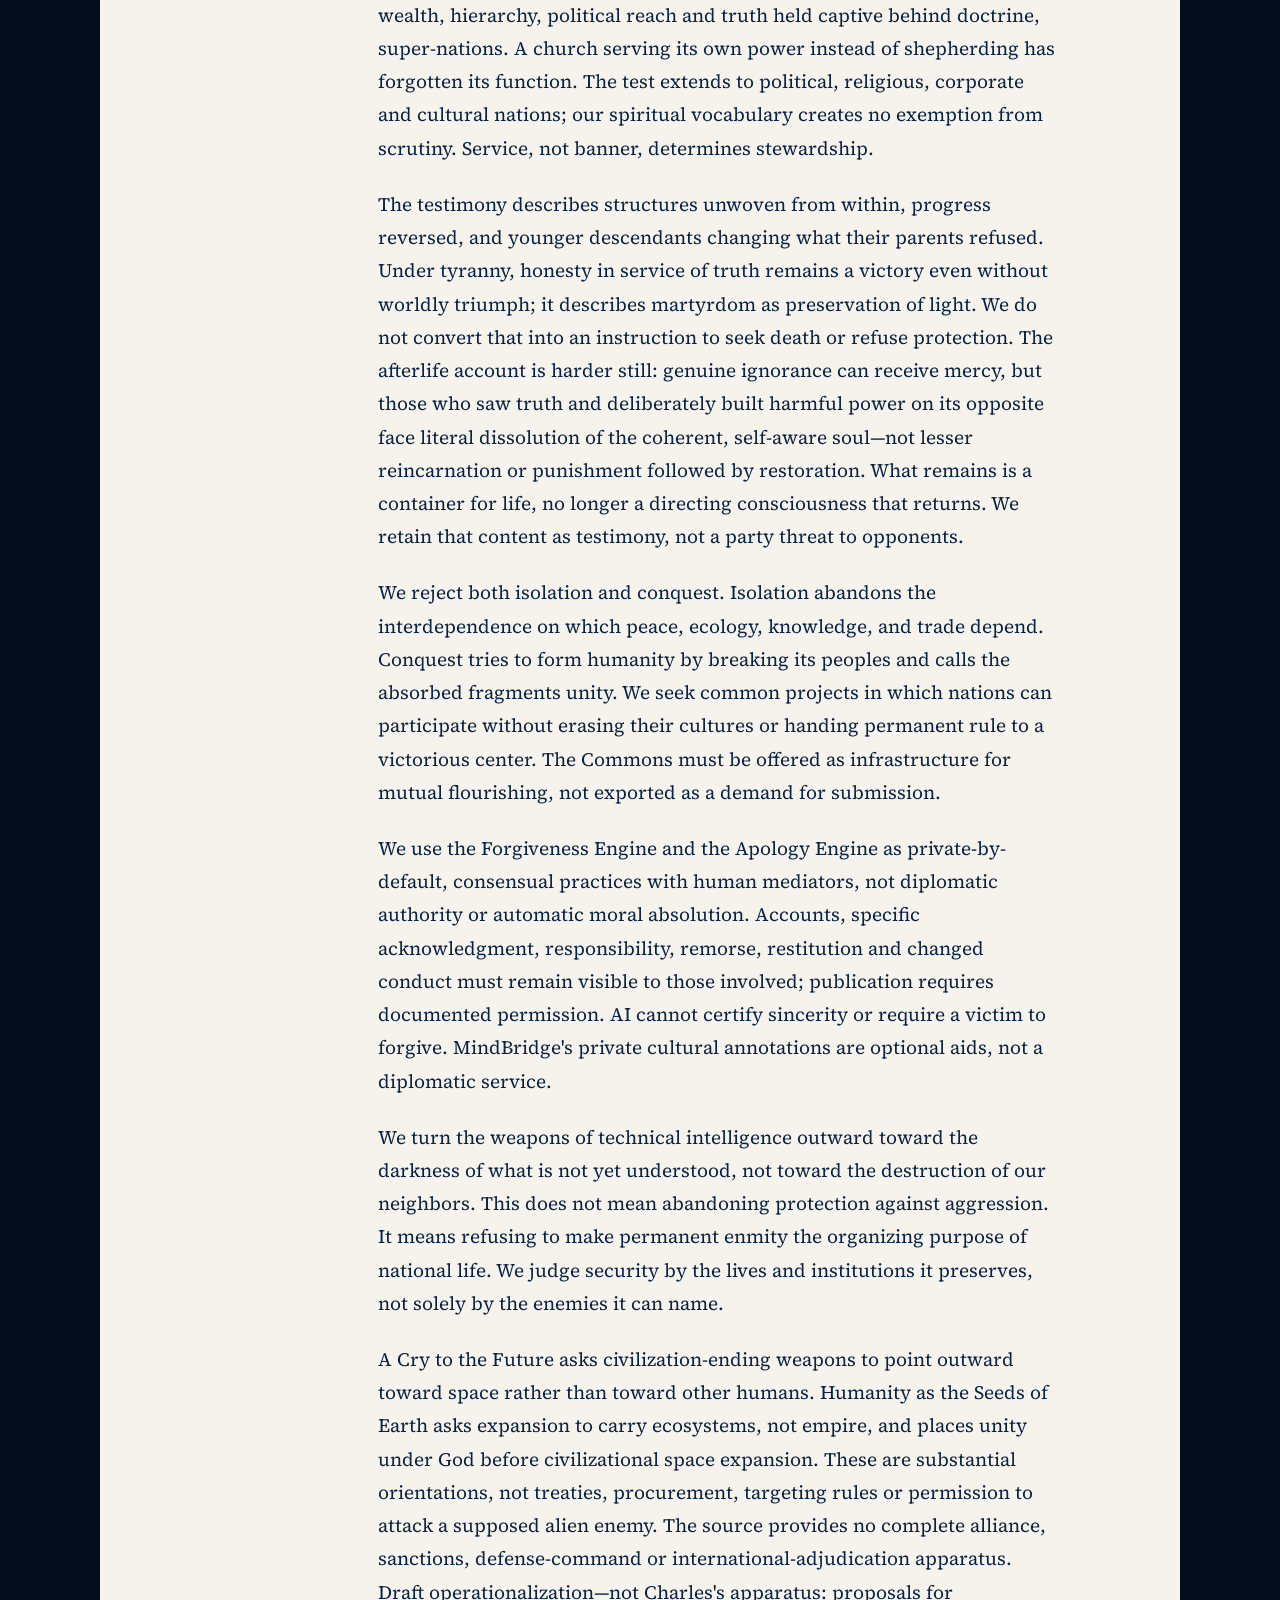
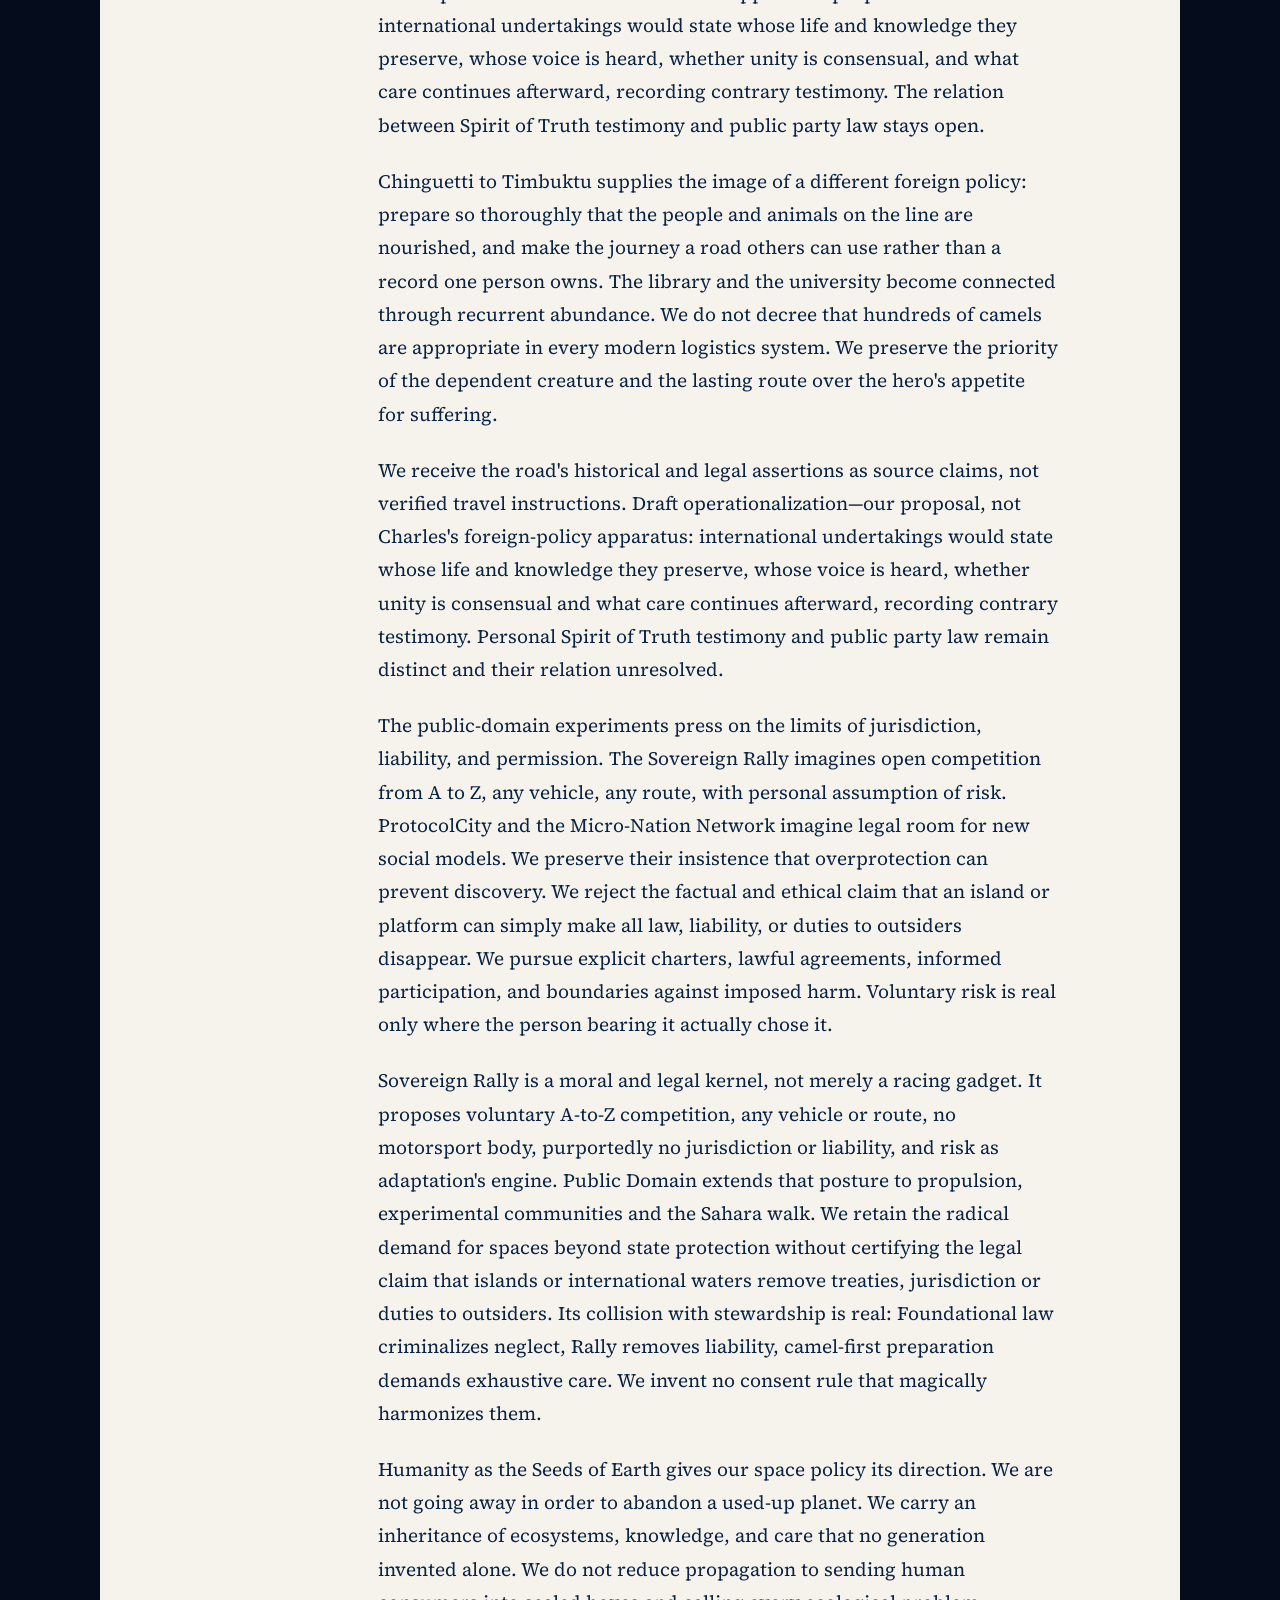
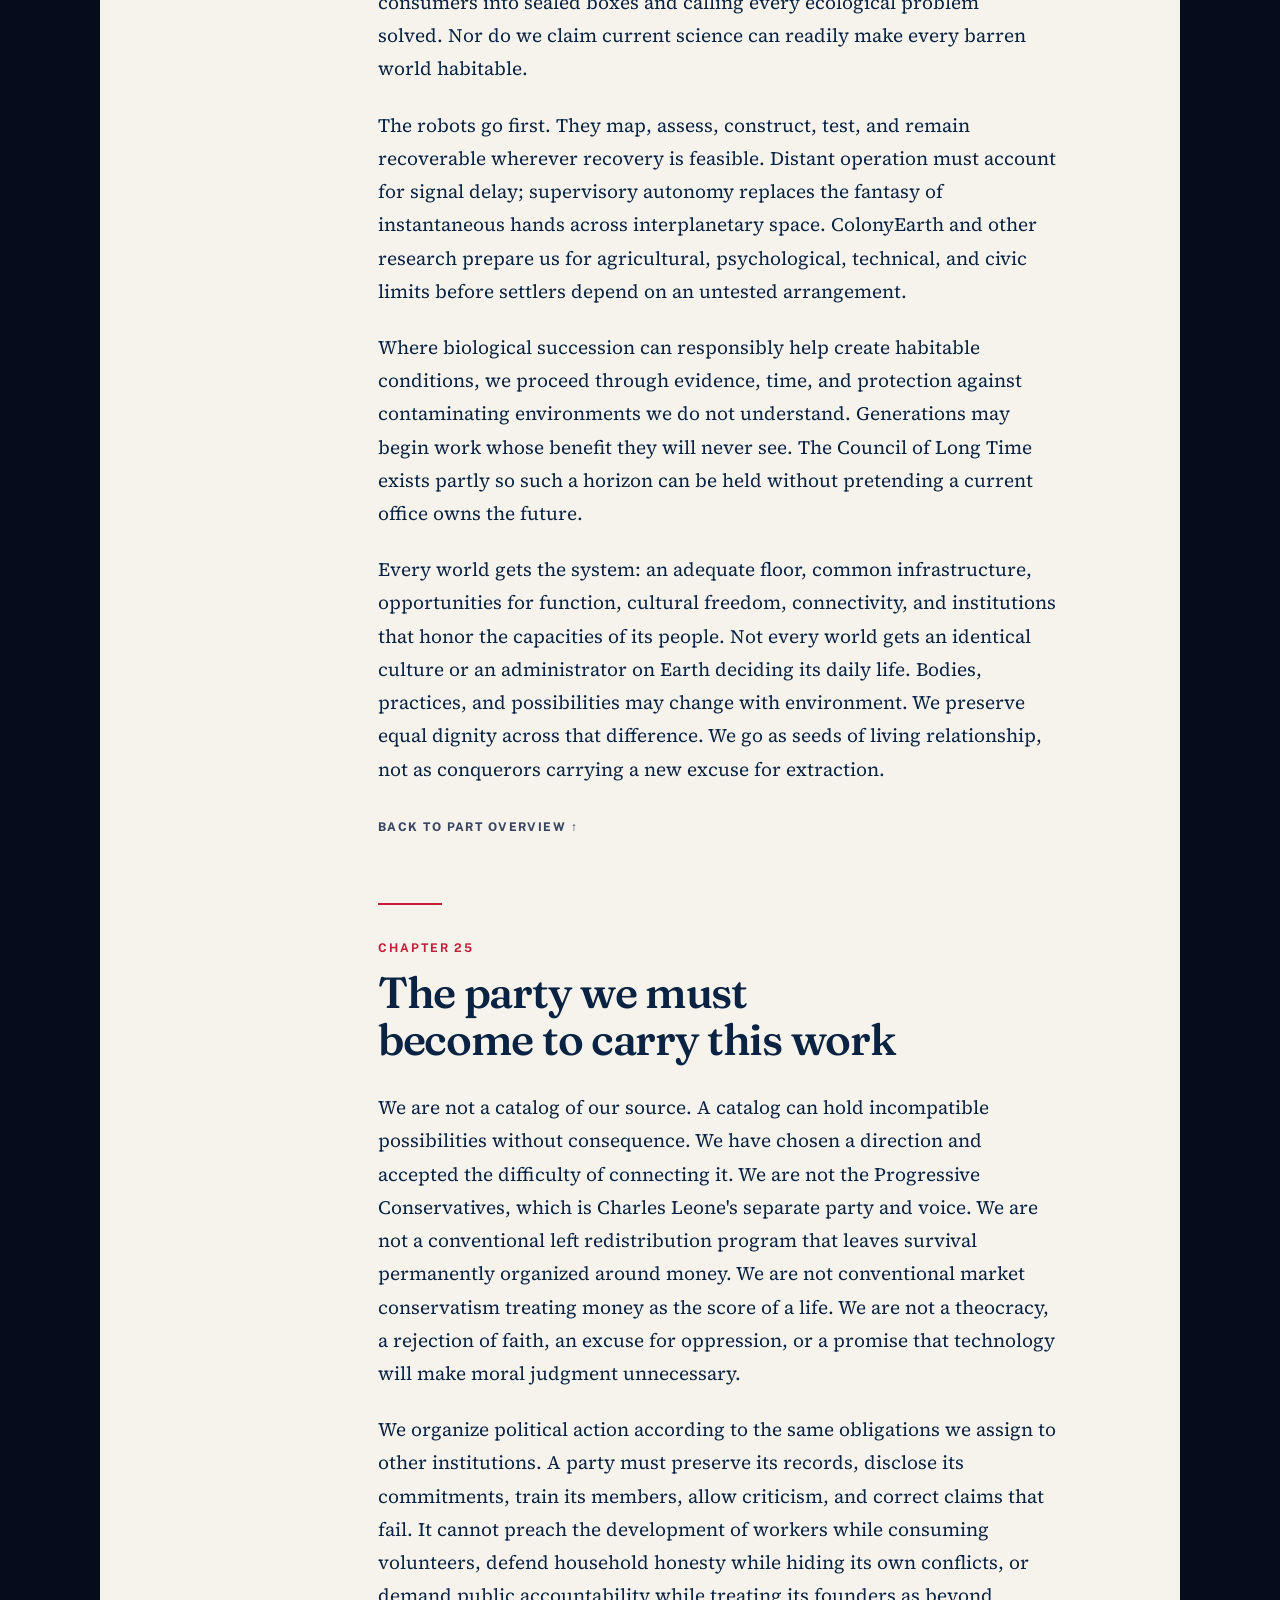
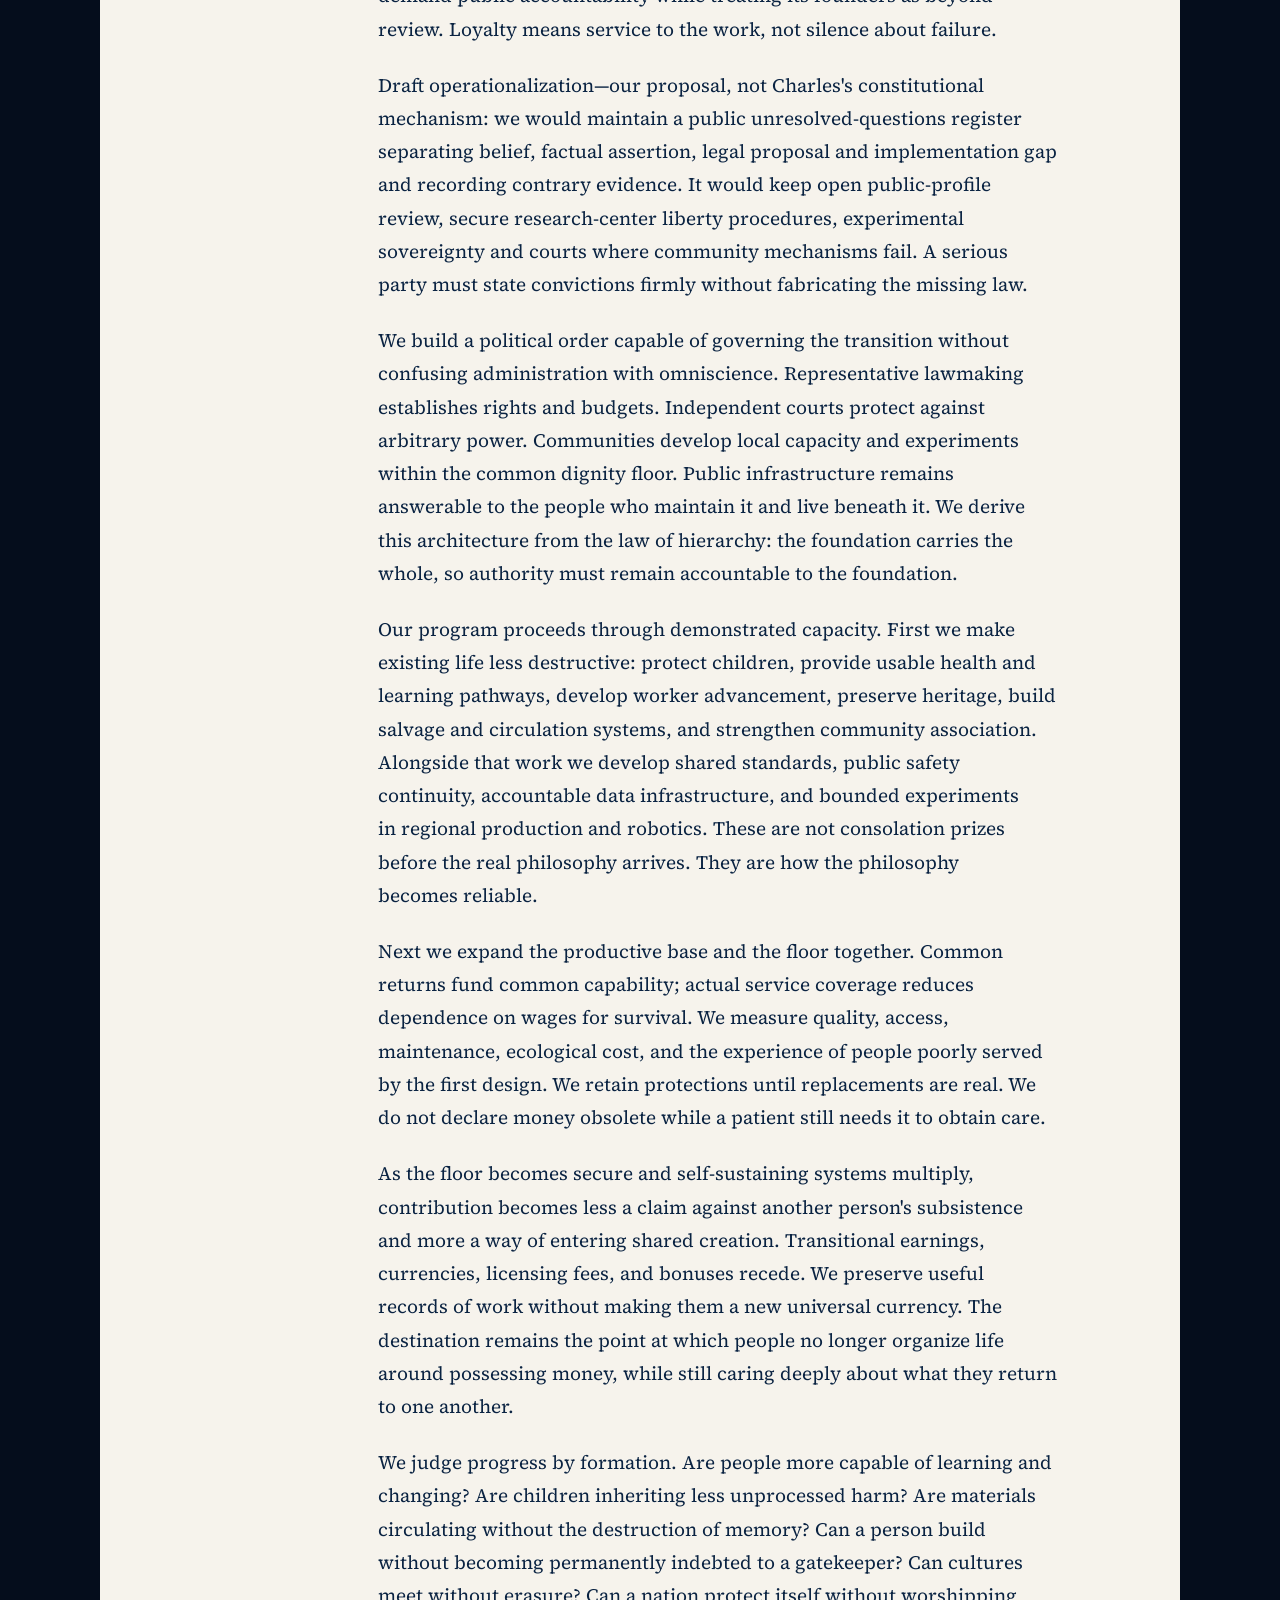
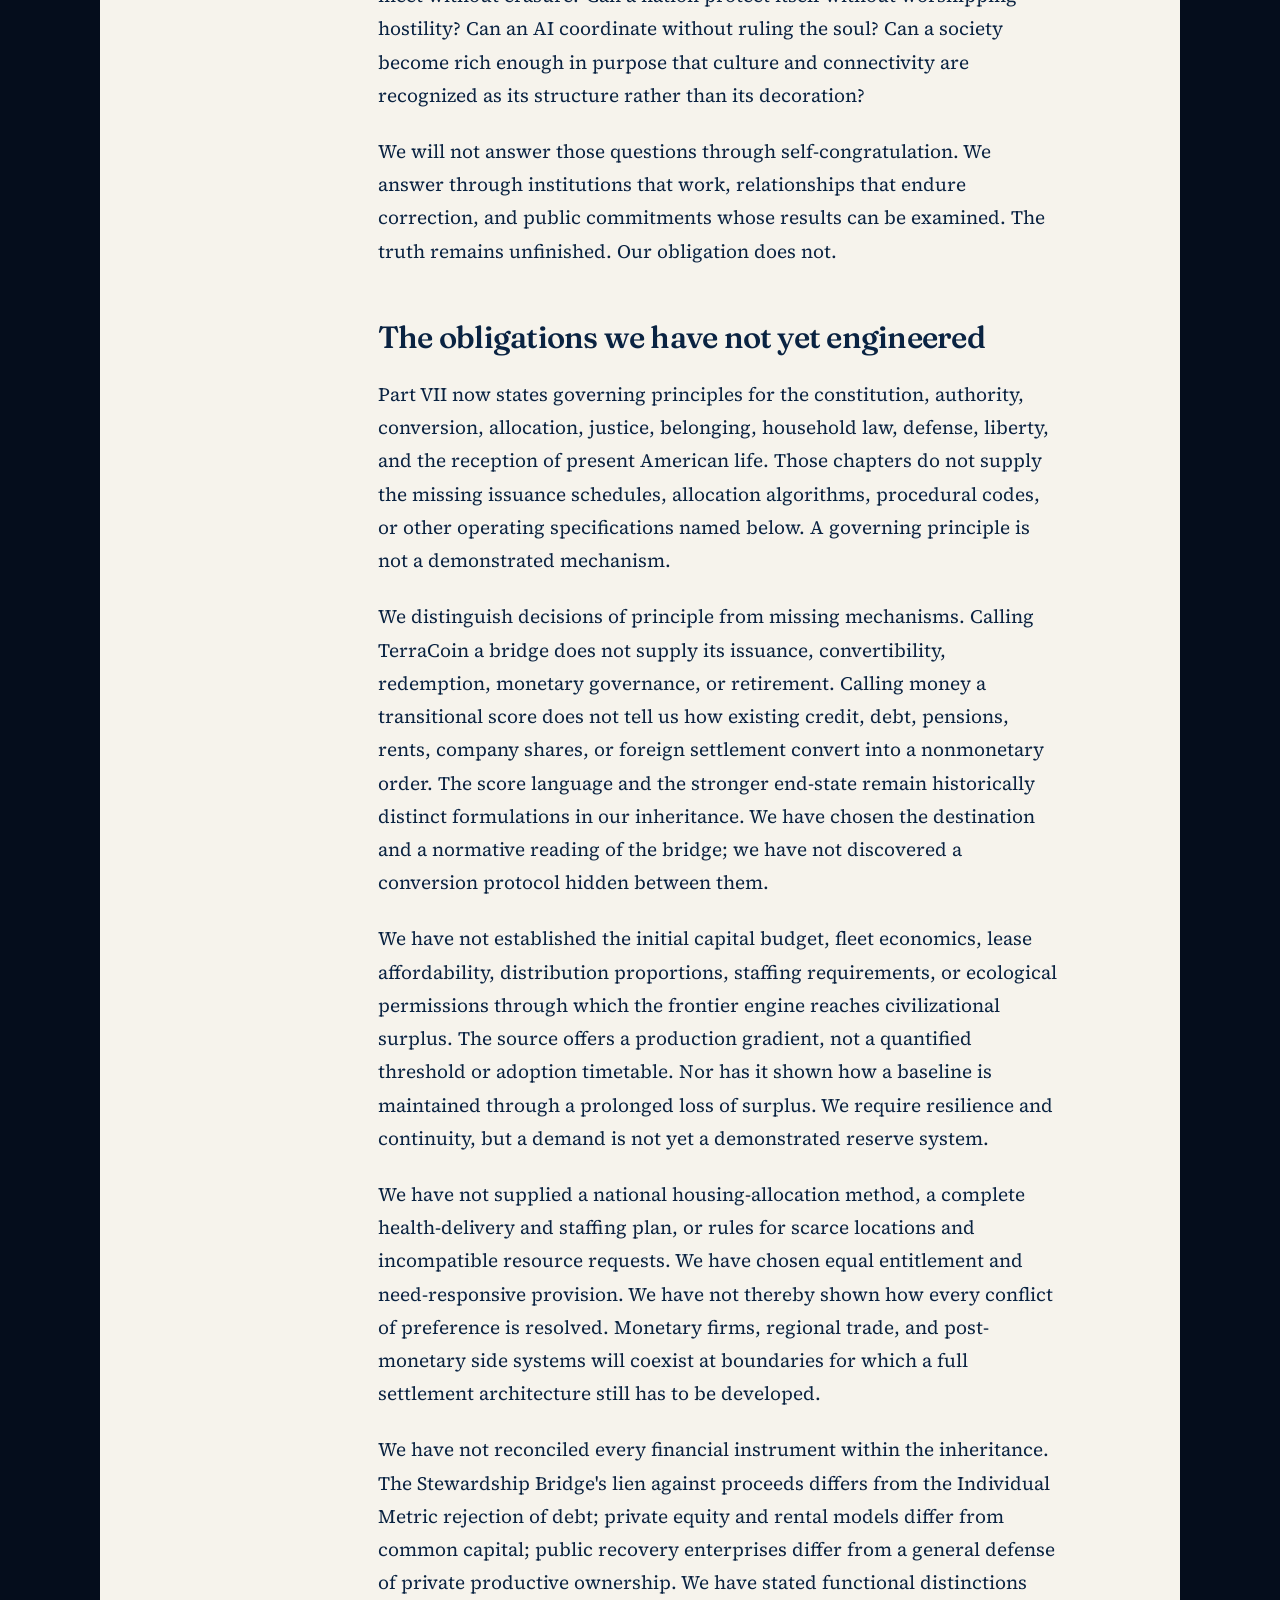
<file: common-life.html>
<!doctype html>
<html lang="en"><head><meta charset="utf-8"><meta name="viewport" content="width=device-width, initial-scale=1"><title>A social body capable of carrying the philosophy | The Formation Party</title><meta name="description" content="The associations, traditions, and public responsibilities through which a philosophy becomes a common world."><meta name="theme-color" content="#0A2342"><link rel="icon" href="favicon.svg" type="image/svg+xml"><link rel="stylesheet" href="styles.css"><script src="site.js" defer></script><meta property="og:type" content="website"><meta property="og:title" content="A social body capable of carrying the philosophy | The Formation Party"><meta property="og:description" content="The associations, traditions, and public responsibilities through which a philosophy becomes a common world."></head>
<body class="page-part"><a class="skip-link" href="#main">Skip to content</a><header class="site-header"><div class="header-rule" aria-hidden="true"></div><div class="header-inner"><a class="brand" href="index.html" aria-label="The Formation Party — home"><img class="brand-logo" src="logo.svg" width="42" height="42" alt=""><span class="brand-lockup"><span class="brand-name">The Formation Party<span class="brand-period">.</span></span><span class="brand-tag">American, alive, worldwide</span></span></a><button class="menu-toggle" type="button" aria-expanded="false" aria-controls="main-nav" hidden><span class="menu-label">Menu</span><span class="menu-bars" aria-hidden="true"><i></i><i></i><i></i></span></button><nav id="main-nav" aria-label="Main navigation"><a href="about.html">The party</a><a href="philosophy.html" aria-current="page">Our platform</a><a href="join.html">Build with us</a></nav></div></header><main id="main" tabindex="-1"><section class="part-hero"><a class="breadcrumb" href="philosophy.html">← The full platform</a><p class="eyebrow">Part VI / Chapters 22–25</p><h1>A social body capable of carrying the philosophy</h1><p class="standfirst">The associations, traditions, and public responsibilities through which a philosophy becomes a common world.</p></section><div class="chapter-layout"><aside class="chapter-nav"><p class="eyebrow">In this part</p><nav aria-label="Chapters in this part"><a href="#chapter-22"><span>22</span>The club ecosystem as civic infrastructure</a><a href="#chapter-23"><span>23</span>Tradition is responsibility made memorable</a><a href="#chapter-24"><span>24</span>Peace, sovereignty, and the worlds beyond this one</a><a href="#chapter-25"><span>25</span>The party we must become to carry this work</a></nav><a class="all-parts" href="philosophy.html">All seven parts →</a></aside><div class="chapters"><article class="chapter" id="chapter-22"><p class="eyebrow">Chapter 22</p><h2>The club ecosystem as civic infrastructure</h2><p>We cannot build this party by publishing beliefs and expecting strangers to become a society around them. People need recurring places to learn, create, disagree, practice responsibility, and recognize one another across differences. Our clubs are not decorative affinity groups or compulsory cells of political loyalty. They are a plural social body in which the capacities our philosophy describes can actually develop.</p>
<p>The Guardian Network explicitly is vigilante-informed and publicly accountable. Shield monitors registered offenders using public data and observation, teaches grooming recognition, and advocates secure Forensic Behavioral Research Centers for longitudinal study and tested treatment—not ordinary prisons or psychiatric wards. Watchdog documents theft and its conditions, routes assistance when needed, and explicitly rejects vigilante confrontation. Signal supplies bullying and harassment evidence and support. Mirror creates public profiles of documented harm, pairs them with rehabilitation, and can mark resolution. Every division is meant to hold people toward repair, not merely punish.</p>
<p>The assertion that Mirror's always-on witness is not surveillance does not settle its effects. Community-documented is not a court finding; exposure can harm victims, children and misidentified adults and become shame despite an anti-shame intention. Admission, liberty, review and release at secure research centers are unspecified. We invent no indefinite confinement or citizen-arrest authority. Draft operationalization—our proposal, not Charles's safeguard: party-backed implementation would need independent evidentiary review, correction and appeal, and separation of confidential victim records from public profiles before exposure. We leave that proposal in tension with the club's public visibility and vigilante-informed language rather than pretending the source already resolves it.</p>
<p>Thought Ledger makes preservation a shared practice, allowing people to contribute context to the work of thinkers without impersonating them. MasterMaker joins learners along living maps and makes recognition for depth visible. The Leone Principle develops leadership, influence, and social architecture through practice, measured growth, and attention to the difference between service and parasitism. A leader earns trust through the development of others, not merely the accumulation of followers.</p>
<p>Consciousness &amp; Myth supplies a rigorous home for comparing traditions, symbolic systems, and experiences without enforcing one interpretation. Archeotech reconnects archives to practical reconstruction. IntriguingLaw makes statutes, cases, lobbying, and corporate structures legible to nonprofessionals. Together these clubs give difficult questions places to mature outside both isolated obsession and institutional gatekeeping.</p>
<p>PulseNews develops informed attention across geographic scales. The Press Room gives journalists a public record of methods and corrections rather than treating every article as an isolated performance. SpotlightHub makes popular entertainment a subject of discernment instead of an excuse to abandon standards. SoundWave builds deep listening, creative discovery, and criticism. FieldPass joins local and global sport through participation, records, and serious analysis. These communities defend a public capable of enjoying things without becoming credulous about them.</p>
<p>The Screening Room treats cinema, television, theatre, and live performance as a living conversation. Tracking, must-see canons, hidden works, rotating discoveries, and connections among works become routes into an art rather than completion statistics alone. We preserve performance that cannot be reduced to a streaming catalogue. A neighborhood needs people who can stage a play as well as people who can rate one.</p>
<p>New Farmer's Academy develops regenerative competence through research and mentorship. The Farmers Club keeps ordinary cultivation knowledge alive through shared logs, local trials, and honest failure. The Cheese Club gives regional memory a deliciously exact form: cultures, milk, aging, storage, tasting, pairing, and the accumulated discipline of transforming a place into food. It matters precisely because no political slogan can substitute for learning what a skilled cheesemaker knows.</p>
<p>The Food Forge lets culinary invention circulate through original recipes, community validation, and lawful product licensing, while CookBot turns accumulated knowledge into practical guidance. We keep transitional creator coins and sales intelligible as bridge mechanisms, not an exception that secretly reinstates money as the goal of culture. Ingredient knowledge, regional farms, autonomous production, and the pleasure of a meal belong to the same chain of formation.</p>
<p>Cooperative Economics tests equity sharing, mutual credit, and structures that distribute power through actual operating arrangements. Builder's Sandbox turns technical curiosity into working code, bots, automations, and worlds. Body Lab treats lifestyle experiments and performance research with evidentiary discipline rather than miracle claims. Reality MMO develops simulations, community games, and contribution-linked play. LowDro supplies cannabis knowledge, cultivation competence, and harm reduction without requiring abstainers to participate or commercial enthusiasts to deny risks.</p>
<p>The Covenant House supports resource planning, household councils, conflict work, gatherings, and honest transitions among covenants. Do It &amp; Keep It joins the courage to begin with the discipline to return. A clean room, a functioning relationship practice, a maintained flowerbed, and a decades-old repaired machine deserve recognition for continuity, not merely for an attractive first photograph.</p>
<p>We put patience beside recognition: Do It &amp; Keep It allows grace after broken streaks and practical restarting, not a public character verdict for a missed day. Covenant House includes witnessed recognition and transition ceremonies, registration, trained councils, gatherings and grief when commitments end or standing falls. Body Lab's sourced methods and safe personal experiments are explicitly not medical advice; LowDro includes jurisdiction-specific legal literacy, not an invented drug statute. Builder's Sandbox is voluntary competence, never national coding duty.</p>
<p>All twenty-four clubs belong to an ecosystem rather than a hierarchy of worthy and frivolous interests. They exchange knowledge and collaborators. The grower meets the cook; the artist meets the programmer; the journalist meets the legal researcher; the retired engineer meets the apprentice. Participation never purchases civil rights or becomes a requirement for receiving the floor. We support civic association because people need a world to join, not because a party needs ownership of every friendship.</p>
<p>Draft operationalization—our additional implementation proposal: party-sponsored civic pilots would name voluntary participation, correction routes, known versus simulated claims, publication and review dates in a common charter. We keep the tension between local experiments and the federal public apex, and between public reputation and private consent; a charter does not erase either.</p><a class="chapter-top" href="#main">Back to part overview ↑</a></article><article class="chapter" id="chapter-23"><p class="eyebrow">Chapter 23</p><h2>Tradition is responsibility made memorable</h2><p>We believe a philosophy becomes durable when it acquires ordinary forms that people want to repeat. Law can require a duty; a tradition can make the duty part of what a person loves. We do not legislate these practices. We invite them, adapt them, and keep their voluntary character intact.</p>
<p>The Living Tattoo turns personal memory into an evolving account rather than a succession of abandoned identities. Its civic lesson is honesty about what has shaped us. A loss, relationship, achievement, or change becomes part of a history that need not be denied to enter the next chapter. No one must mark their body, disclose intimate trauma, or keep a symbol whose presence endangers them. The practice is a chosen artwork of continuity, not a compulsory record available to prospective partners or the state.</p>
<p>The Welcome Dish makes integration a form of attention. A newborn's arrival can be recorded in the food a family creates from its culture and that particular moment. A guest can be welcomed by questions, listening, a shared meal, a name, and a recipe to take home. The household changes because someone arrived. The guest carries something back. This is the melting pot at a human scale, where belonging is made rather than announced.</p>
<p>We keep a physical recipe card as part of the invitation: hospitality becomes something a newcomer carries into another home. A newborn Welcome Dish records the family and the care at arrival, not food for a baby unable to eat it. Like the First Root's gradual, age-appropriate handoff of care and the First Car's mechanical teaching across generations, this is a ritual offered, never a compulsory rule.</p>
<p>The First Root joins a child's growth to the care of something living. Planting a tree is the beginning, not the achievement. Watering, pruning, understanding a season, and eventually assuming responsibility teach that time and attention produce a future. We adapt the species and practice to place, housing, and ecological suitability. A family without private land must not be excluded from the lesson; shared gardens and community planting can hold it.</p>
<p>The First Car develops mechanical loyalty against the culture of effortless disposal. Keeping the first vehicle, learning its systems, preserving its history, and sharing that history with the next generation join freedom of movement to the patience of maintenance. The ideal of keeping it forever does not require unsafe driving, wasteful restoration at any cost, or denying someone the right to choose another form of transport. We preserve the machine where it is meaningful and teach the competence even when the original vehicle cannot remain.</p>
<p>Do It Then makes spontaneous improvement contagious. A small repair, a cleaned sidewalk, or care for a vulnerable living thing can become a recorded example others adapt. We do not treat permissionless action as virtue where it damages property, spreads invasive plants, disturbs wildlife, or creates a hazard. Judgment is part of initiative. The companion Let's Maintain It turns the first act into recurring care through helpful, chosen reminders and shared responsibility rather than nagging or public shame.</p>
<p>These practices connect our largest commitments to habits a person can actually perform. Memory becomes honest relationship. Hospitality becomes civic integration. A tree becomes ecological responsibility. A machine becomes stewardship. A small act becomes maintenance. The point is not to make every meal or repair political propaganda. It is to build a civilization whose ordinary pleasures reinforce rather than undermine the principles by which it hopes to endure.</p><a class="chapter-top" href="#main">Back to part overview ↑</a></article><article class="chapter" id="chapter-24"><p class="eyebrow">Chapter 24</p><h2>Peace, sovereignty, and the worlds beyond this one</h2><p>We receive The Warning as severe personal testimony with civic consequences, not an executive order or a prediction we can certify. It was issued March 29, 2026, under the author's stated intuitive guidance of the Spirit of Truth. Its earliest-hours-after-midnight description carries no timezone; we invent no New York clock time. Its diagnosis is direct: the world has begun unifying through war, imposition, deceitful manipulation, cultivated ignorance and hoarded truth. We reject that method. A larger administration is not a better whole merely because conquered people now appear inside it.</p>
<p>The alternative begins with the duty to steward what one holds. A shepherd listens to the heart and spirit of the people entrusted to them. A leader who abandons that flock is an occupier despite retaining management and title. The source also says only people designed to rule end up ruling. We retain both: placement does not acquit betrayal. Designed placement remains in tension with public accountability and civic experiments choosing leaders through sortition, recall and delegated votes.</p>
<p>Churches are included. The Warning calls churches nations and, through wealth, hierarchy, political reach and truth held captive behind doctrine, super-nations. A church serving its own power instead of shepherding has forgotten its function. The test extends to political, religious, corporate and cultural nations; our spiritual vocabulary creates no exemption from scrutiny. Service, not banner, determines stewardship.</p>
<p>The testimony describes structures unwoven from within, progress reversed, and younger descendants changing what their parents refused. Under tyranny, honesty in service of truth remains a victory even without worldly triumph; it describes martyrdom as preservation of light. We do not convert that into an instruction to seek death or refuse protection. The afterlife account is harder still: genuine ignorance can receive mercy, but those who saw truth and deliberately built harmful power on its opposite face literal dissolution of the coherent, self-aware soul—not lesser reincarnation or punishment followed by restoration. What remains is a container for life, no longer a directing consciousness that returns. We retain that content as testimony, not a party threat to opponents.</p>
<p>We reject both isolation and conquest. Isolation abandons the interdependence on which peace, ecology, knowledge, and trade depend. Conquest tries to form humanity by breaking its peoples and calls the absorbed fragments unity. We seek common projects in which nations can participate without erasing their cultures or handing permanent rule to a victorious center. The Commons must be offered as infrastructure for mutual flourishing, not exported as a demand for submission.</p>
<p>We use the Forgiveness Engine and the Apology Engine as private-by-default, consensual practices with human mediators, not diplomatic authority or automatic moral absolution. Accounts, specific acknowledgment, responsibility, remorse, restitution and changed conduct must remain visible to those involved; publication requires documented permission. AI cannot certify sincerity or require a victim to forgive. MindBridge's private cultural annotations are optional aids, not a diplomatic service.</p>
<p>We turn the weapons of technical intelligence outward toward the darkness of what is not yet understood, not toward the destruction of our neighbors. This does not mean abandoning protection against aggression. It means refusing to make permanent enmity the organizing purpose of national life. We judge security by the lives and institutions it preserves, not solely by the enemies it can name.</p>
<p>A Cry to the Future asks civilization-ending weapons to point outward toward space rather than toward other humans. Humanity as the Seeds of Earth asks expansion to carry ecosystems, not empire, and places unity under God before civilizational space expansion. These are substantial orientations, not treaties, procurement, targeting rules or permission to attack a supposed alien enemy. The source provides no complete alliance, sanctions, defense-command or international-adjudication apparatus. Draft operationalization—not Charles's apparatus: proposals for international undertakings would state whose life and knowledge they preserve, whose voice is heard, whether unity is consensual, and what care continues afterward, recording contrary testimony. The relation between Spirit of Truth testimony and public party law stays open.</p>
<p>Chinguetti to Timbuktu supplies the image of a different foreign policy: prepare so thoroughly that the people and animals on the line are nourished, and make the journey a road others can use rather than a record one person owns. The library and the university become connected through recurrent abundance. We do not decree that hundreds of camels are appropriate in every modern logistics system. We preserve the priority of the dependent creature and the lasting route over the hero's appetite for suffering.</p>
<p>We receive the road's historical and legal assertions as source claims, not verified travel instructions. Draft operationalization—our proposal, not Charles's foreign-policy apparatus: international undertakings would state whose life and knowledge they preserve, whose voice is heard, whether unity is consensual and what care continues afterward, recording contrary testimony. Personal Spirit of Truth testimony and public party law remain distinct and their relation unresolved.</p>
<p>The public-domain experiments press on the limits of jurisdiction, liability, and permission. The Sovereign Rally imagines open competition from A to Z, any vehicle, any route, with personal assumption of risk. ProtocolCity and the Micro-Nation Network imagine legal room for new social models. We preserve their insistence that overprotection can prevent discovery. We reject the factual and ethical claim that an island or platform can simply make all law, liability, or duties to outsiders disappear. We pursue explicit charters, lawful agreements, informed participation, and boundaries against imposed harm. Voluntary risk is real only where the person bearing it actually chose it.</p>
<p>Sovereign Rally is a moral and legal kernel, not merely a racing gadget. It proposes voluntary A-to-Z competition, any vehicle or route, no motorsport body, purportedly no jurisdiction or liability, and risk as adaptation's engine. Public Domain extends that posture to propulsion, experimental communities and the Sahara walk. We retain the radical demand for spaces beyond state protection without certifying the legal claim that islands or international waters remove treaties, jurisdiction or duties to outsiders. Its collision with stewardship is real: Foundational law criminalizes neglect, Rally removes liability, camel-first preparation demands exhaustive care. We invent no consent rule that magically harmonizes them.</p>
<p>Humanity as the Seeds of Earth gives our space policy its direction. We are not going away in order to abandon a used-up planet. We carry an inheritance of ecosystems, knowledge, and care that no generation invented alone. We do not reduce propagation to sending human consumers into sealed boxes and calling every ecological problem solved. Nor do we claim current science can readily make every barren world habitable.</p>
<p>The robots go first. They map, assess, construct, test, and remain recoverable wherever recovery is feasible. Distant operation must account for signal delay; supervisory autonomy replaces the fantasy of instantaneous hands across interplanetary space. ColonyEarth and other research prepare us for agricultural, psychological, technical, and civic limits before settlers depend on an untested arrangement.</p>
<p>Where biological succession can responsibly help create habitable conditions, we proceed through evidence, time, and protection against contaminating environments we do not understand. Generations may begin work whose benefit they will never see. The Council of Long Time exists partly so such a horizon can be held without pretending a current office owns the future.</p>
<p>Every world gets the system: an adequate floor, common infrastructure, opportunities for function, cultural freedom, connectivity, and institutions that honor the capacities of its people. Not every world gets an identical culture or an administrator on Earth deciding its daily life. Bodies, practices, and possibilities may change with environment. We preserve equal dignity across that difference. We go as seeds of living relationship, not as conquerors carrying a new excuse for extraction.</p><a class="chapter-top" href="#main">Back to part overview ↑</a></article><article class="chapter" id="chapter-25"><p class="eyebrow">Chapter 25</p><h2>The party we must become to carry this work</h2><p>We are not a catalog of our source. A catalog can hold incompatible possibilities without consequence. We have chosen a direction and accepted the difficulty of connecting it. We are not the Progressive Conservatives, which is Charles Leone's separate party and voice. We are not a conventional left redistribution program that leaves survival permanently organized around money. We are not conventional market conservatism treating money as the score of a life. We are not a theocracy, a rejection of faith, an excuse for oppression, or a promise that technology will make moral judgment unnecessary.</p>
<p>We organize political action according to the same obligations we assign to other institutions. A party must preserve its records, disclose its commitments, train its members, allow criticism, and correct claims that fail. It cannot preach the development of workers while consuming volunteers, defend household honesty while hiding its own conflicts, or demand public accountability while treating its founders as beyond review. Loyalty means service to the work, not silence about failure.</p>
<p>Draft operationalization—our proposal, not Charles's constitutional mechanism: we would maintain a public unresolved-questions register separating belief, factual assertion, legal proposal and implementation gap and recording contrary evidence. It would keep open public-profile review, secure research-center liberty procedures, experimental sovereignty and courts where community mechanisms fail. A serious party must state convictions firmly without fabricating the missing law.</p>
<p>We build a political order capable of governing the transition without confusing administration with omniscience. Representative lawmaking establishes rights and budgets. Independent courts protect against arbitrary power. Communities develop local capacity and experiments within the common dignity floor. Public infrastructure remains answerable to the people who maintain it and live beneath it. We derive this architecture from the law of hierarchy: the foundation carries the whole, so authority must remain accountable to the foundation.</p>
<p>Our program proceeds through demonstrated capacity. First we make existing life less destructive: protect children, provide usable health and learning pathways, develop worker advancement, preserve heritage, build salvage and circulation systems, and strengthen community association. Alongside that work we develop shared standards, public safety continuity, accountable data infrastructure, and bounded experiments in regional production and robotics. These are not consolation prizes before the real philosophy arrives. They are how the philosophy becomes reliable.</p>
<p>Next we expand the productive base and the floor together. Common returns fund common capability; actual service coverage reduces dependence on wages for survival. We measure quality, access, maintenance, ecological cost, and the experience of people poorly served by the first design. We retain protections until replacements are real. We do not declare money obsolete while a patient still needs it to obtain care.</p>
<p>As the floor becomes secure and self-sustaining systems multiply, contribution becomes less a claim against another person's subsistence and more a way of entering shared creation. Transitional earnings, currencies, licensing fees, and bonuses recede. We preserve useful records of work without making them a new universal currency. The destination remains the point at which people no longer organize life around possessing money, while still caring deeply about what they return to one another.</p>
<p>We judge progress by formation. Are people more capable of learning and changing? Are children inheriting less unprocessed harm? Are materials circulating without the destruction of memory? Can a person build without becoming permanently indebted to a gatekeeper? Can cultures meet without erasure? Can a nation protect itself without worshipping hostility? Can an AI coordinate without ruling the soul? Can a society become rich enough in purpose that culture and connectivity are recognized as its structure rather than its decoration?</p>
<p>We will not answer those questions through self-congratulation. We answer through institutions that work, relationships that endure correction, and public commitments whose results can be examined. The truth remains unfinished. Our obligation does not.</p>
<h3 id="unfinished-obligations">The obligations we have not yet engineered</h3>
<p>Part VII now states governing principles for the constitution, authority, conversion, allocation, justice, belonging, household law, defense, liberty, and the reception of present American life. Those chapters do not supply the missing issuance schedules, allocation algorithms, procedural codes, or other operating specifications named below. A governing principle is not a demonstrated mechanism.</p>
<p>We distinguish decisions of principle from missing mechanisms. Calling TerraCoin a bridge does not supply its issuance, convertibility, redemption, monetary governance, or retirement. Calling money a transitional score does not tell us how existing credit, debt, pensions, rents, company shares, or foreign settlement convert into a nonmonetary order. The score language and the stronger end-state remain historically distinct formulations in our inheritance. We have chosen the destination and a normative reading of the bridge; we have not discovered a conversion protocol hidden between them.</p>
<p>We have not established the initial capital budget, fleet economics, lease affordability, distribution proportions, staffing requirements, or ecological permissions through which the frontier engine reaches civilizational surplus. The source offers a production gradient, not a quantified threshold or adoption timetable. Nor has it shown how a baseline is maintained through a prolonged loss of surplus. We require resilience and continuity, but a demand is not yet a demonstrated reserve system.</p>
<p>We have not supplied a national housing-allocation method, a complete health-delivery and staffing plan, or rules for scarce locations and incompatible resource requests. We have chosen equal entitlement and need-responsive provision. We have not thereby shown how every conflict of preference is resolved. Monetary firms, regional trade, and post-monetary side systems will coexist at boundaries for which a full settlement architecture still has to be developed.</p>
<p>We have not reconciled every financial instrument within the inheritance. The Stewardship Bridge's lien against proceeds differs from the Individual Metric rejection of debt; private equity and rental models differ from common capital; public recovery enterprises differ from a general defense of private productive ownership. We have stated functional distinctions and priorities, not asserted that every boundary case has a finished answer. The same honesty applies to subscription fees, commercial API tiers, tokens, charitable credits, and attention markets.</p>
<p>We have not demonstrated a common consent and appeal architecture spanning behavioral reading, workplace metrics, emotional inference, permanent competency records, child-safety learning, and personal data licensing. Individual tools contain useful restraints; they do not yet constitute an interoperable guarantee. Our prohibition on conditioning the floor on surveillance is binding as a political principle. It is not a claim that the proposed software already makes surveillance impossible. ClearAir's exclusive-key privacy ambitions and its AI mediation likewise require an actual processing design, not an adjective such as encrypted.</p>
<p>We have not supplied secure research-center admission, liberty, review or release procedures, an evidentiary route for public Mirror profiles, or the priority between automatic police routing and court-authorized child-record access. We have not reconciled city-soul surrender with individual function and consent, designed-to-rule testimony with accountable civic choice, or confidence-based hierarchy with the Leone Principle. Our labeled draft operationalizations are party implementation proposals, not safeguards already specified by Charles.</p>
<p>We have not solved comparison among unlike functions, the difference between valuing novel information and valuing people, or the relation between a self-sustaining funded build and a human practice that necessarily requires continuing presence. A play needs performers; a child needs caregivers. We limit the continuity requirement to systems and make room for ongoing support, but the budgets and evaluation practices needed to honor that distinction remain to be developed.</p>
<p>We have not established the sovereign or treaty basis joining the jurisdiction-free ambition, national public foundations, experimental communities, and planetary stewardship. Consent inside an experiment cannot waive the rights of outsiders. Treaties and environmental obligations cannot be assumed away. A lawful charter, a safe experiment, a viable restoration project, and a habitable world each require their own proof. We will not turn the absence of a complete answer into either a reason to stop building or a license to pretend the answer exists.</p>
<p>We keep the remaining civic questions public: descendant versus new-claimant priority; heritage offense and threshold discrepancies; preservation versus deformation; national non-racism versus systemic racial advantage; one-way versus reciprocal integration; sexed personal complementarity versus plural covenants; Crowned chastity versus openness and Hearth lifetime versus later attainment; mediation versus protection and exit; exceptionless claims versus revisable understanding; conflicting incarnations and cosmologies; soul-dissolution testimony versus civil law; public data versus intimate consent; orchestrated insight versus informed reception; and jurisdiction-free risk versus continuing stewardship. A proposal for review does not decide them.</p>
<h3 id="what-a-member-is-for">What a member is for</h3>
<p>When people ask what we are forming, a member answers: everything. The bricks are already in the world — cultures, nations, ideologies. The mortar is God, and if you cannot say God, math. It is spirit. It is reasoning. It is the work of a new enlightenment.</p>
<p>We are for becoming capable of caring for what we claim. We are for the child who should not inherit our unfinished war, the worker whose life must exceed a shift, the builder who needs a foundation rather than a creditor, and the neighbor whose difference may complete something we cannot make alone. We seek truth without claiming to possess it, maintain what deserves to last, repair what can be repaired, and form a common world in which every person has room to function.</p><a class="chapter-top" href="#main">Back to part overview ↑</a></article></div></div><nav class="part-pagination" aria-label="Platform pagination"><a href="knowledge-and-technology.html">← Part V: Knowledge, technology, and the common imagination</a><a href="structures.html">Next / Part VII →</a></nav></main>
<footer class="site-footer"><div class="footer-top"><a class="brand" href="index.html"><img class="brand-logo" src="logo.svg" width="42" height="42" alt=""><span class="brand-lockup"><span class="brand-name">The Formation Party<span class="brand-period">.</span></span><span class="brand-tag">American, alive, worldwide</span></span></a><p>American, alive, and worldwide.<br>All cultures, all nations — starting in America.</p></div><div class="footer-links"><a href="about.html">The party</a><a href="philosophy.html">Full platform</a><a href="join.html">Founding work</a><a href="common-life.html#unfinished-obligations">Unfinished obligations</a><a href="#main">Back to top ↑</a></div><div class="footer-bottom"><p>The Formation Party is a founding political organization, not a registered ballot party. No ballot access or FEC registration is claimed.</p><p>Intellectual source: <a href="https://inteloasis.com/" rel="noopener">IntelOasis ↗</a>. The source is not the party.</p></div></footer></body></html>
</file>
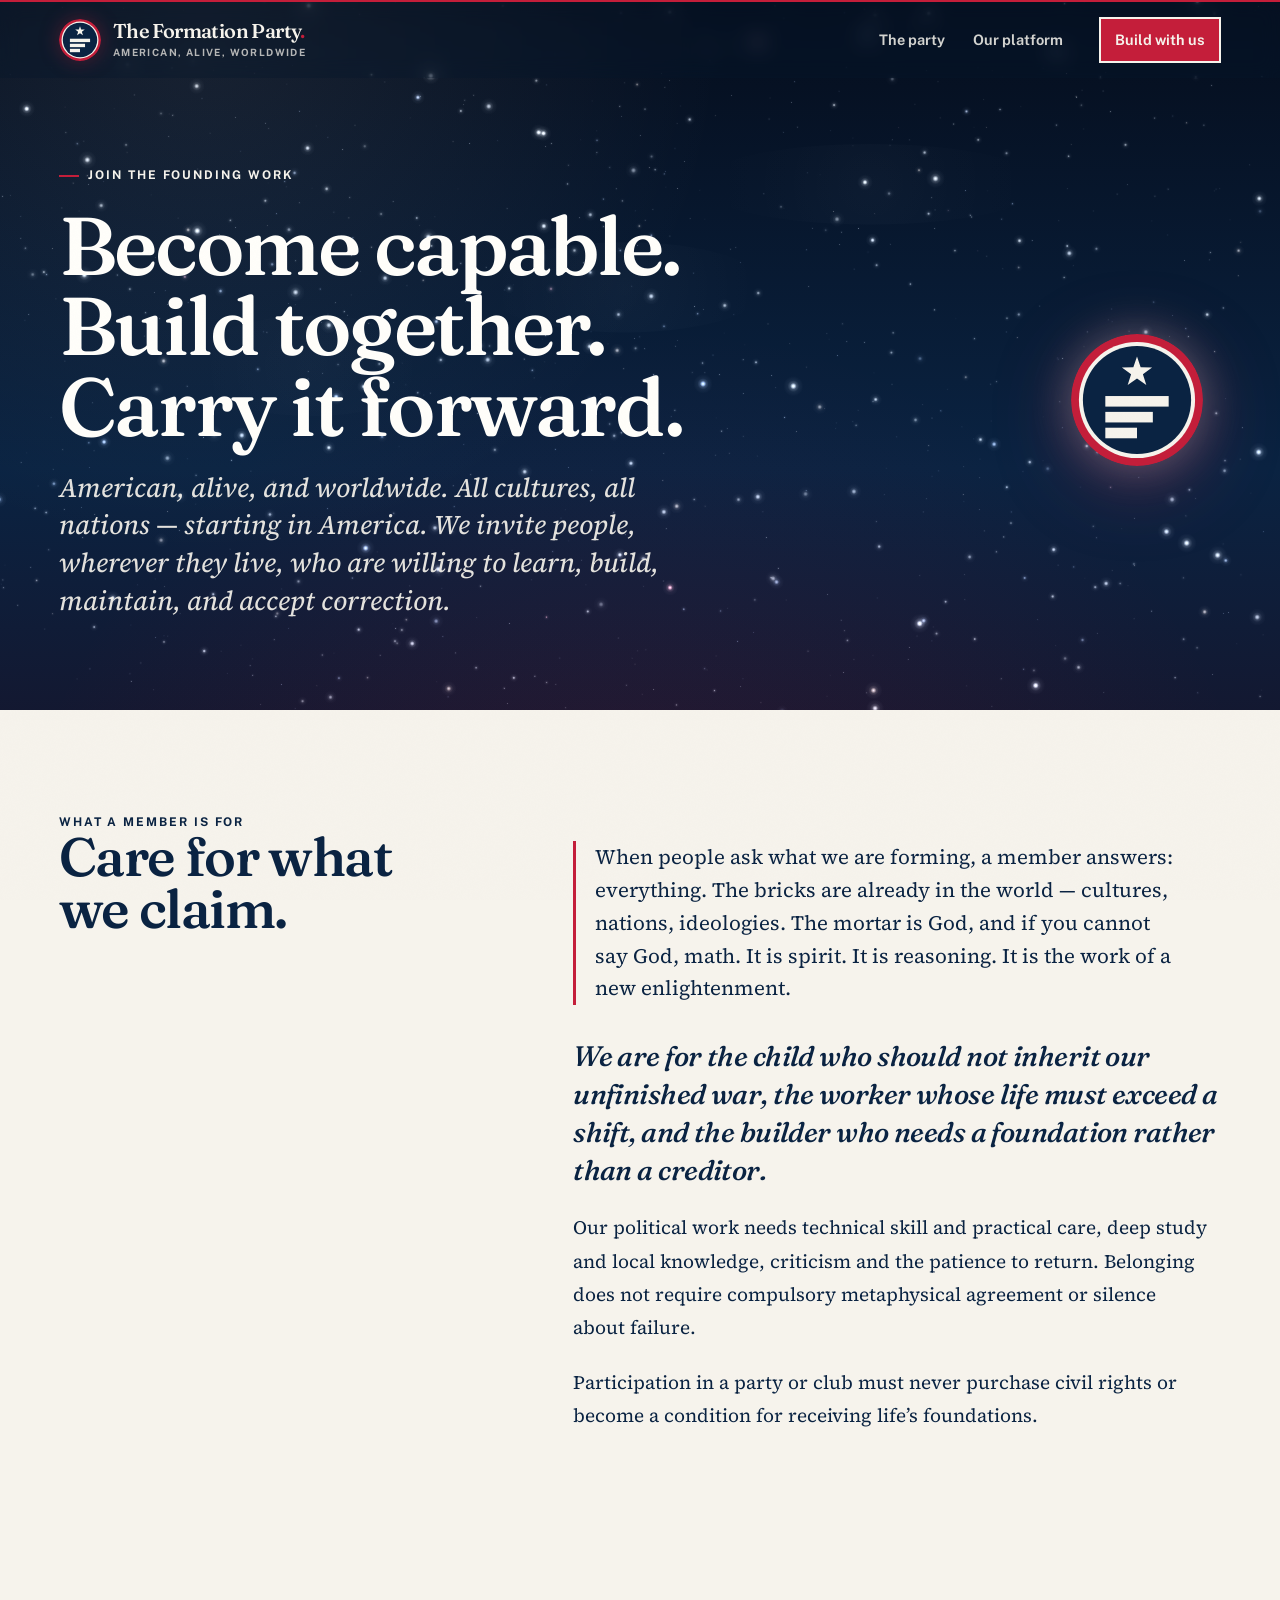
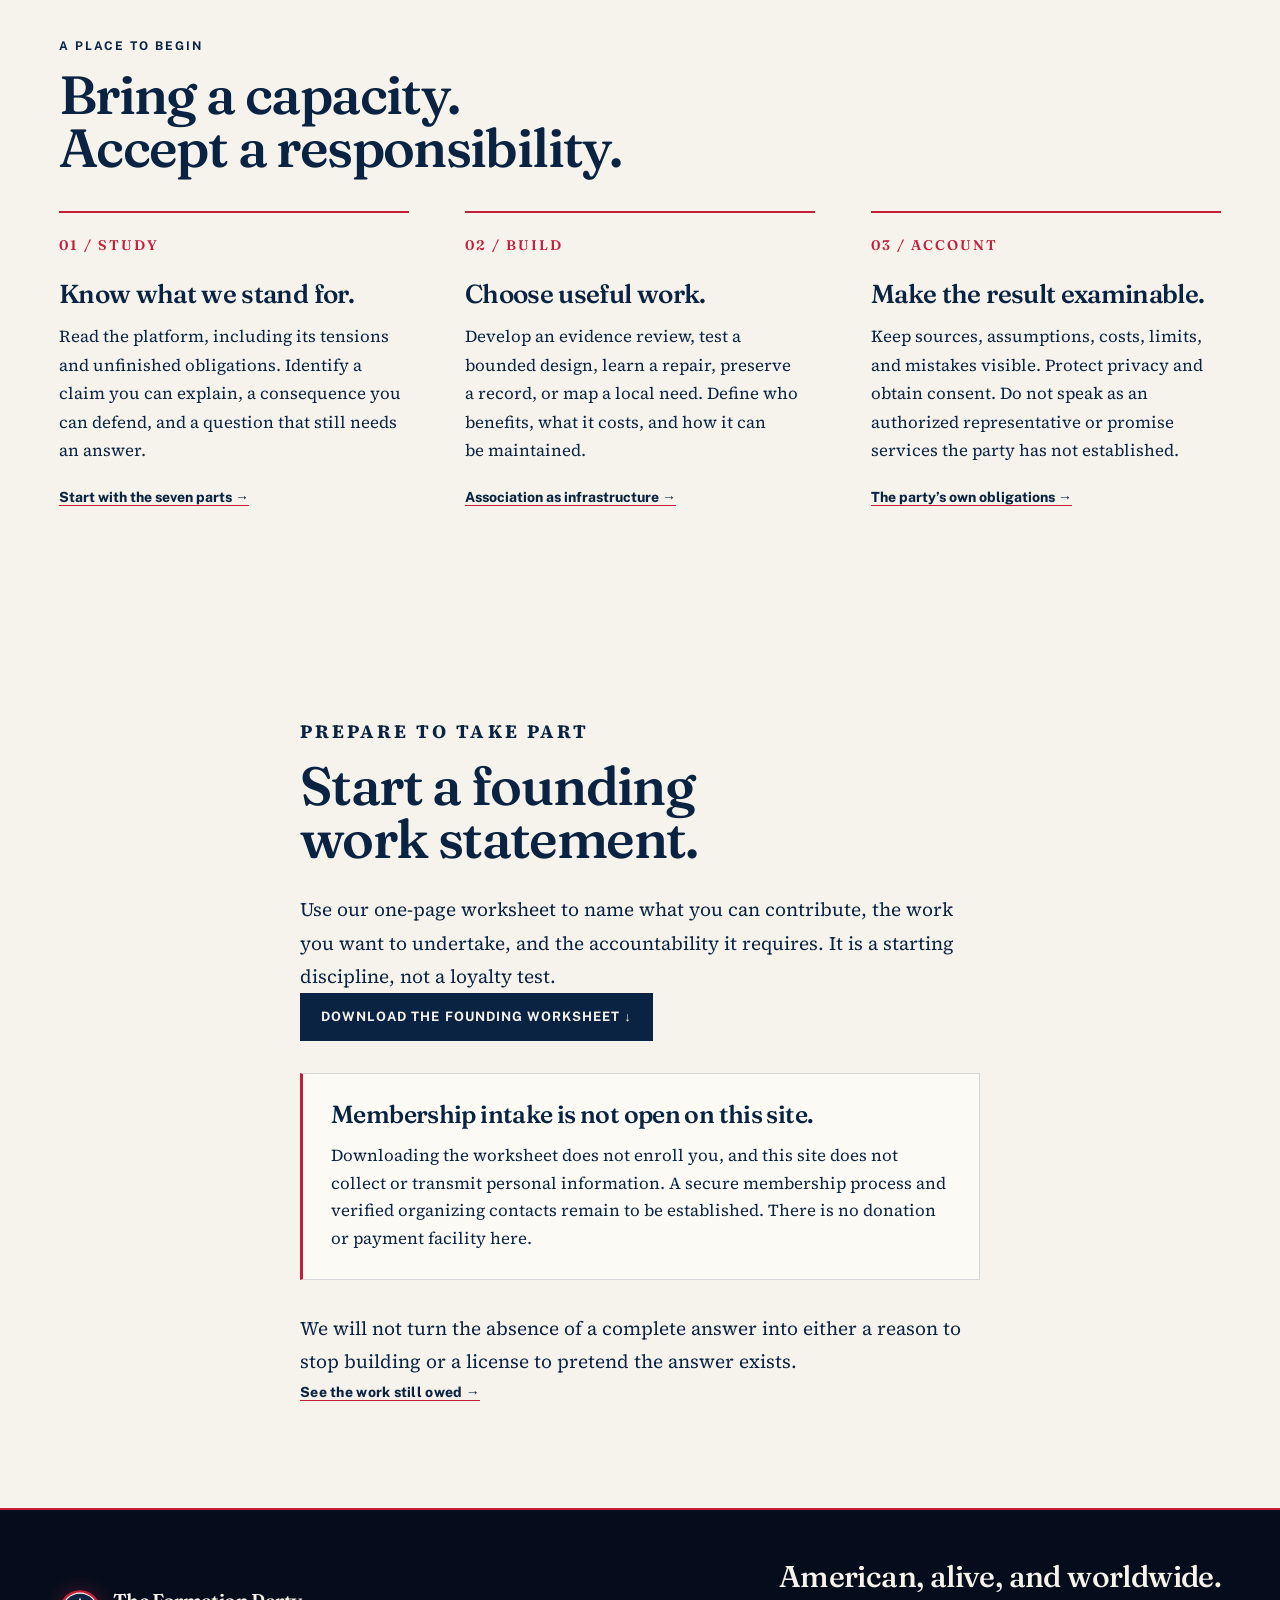
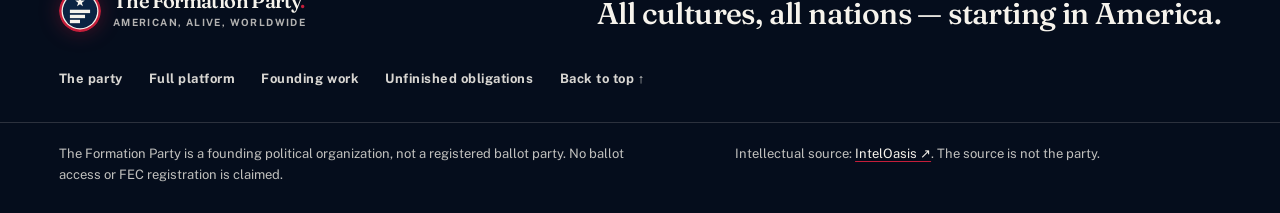
<file: join.html>
<!doctype html>
<html lang="en"><head><meta charset="utf-8"><meta name="viewport" content="width=device-width, initial-scale=1"><title>Join the founding work | The Formation Party</title><meta name="description" content="American, alive, and worldwide. All cultures, all nations — starting in America. Build it where you are."><meta name="theme-color" content="#0A2342"><link rel="icon" href="favicon.svg" type="image/svg+xml"><link rel="stylesheet" href="styles.css"><script src="site.js" defer></script><meta property="og:type" content="website"><meta property="og:title" content="Join the founding work | The Formation Party"><meta property="og:description" content="American, alive, and worldwide. All cultures, all nations — starting in America. Build it where you are."></head>
<body class="page-join"><a class="skip-link" href="#main">Skip to content</a><header class="site-header"><div class="header-rule" aria-hidden="true"></div><div class="header-inner"><a class="brand" href="index.html" aria-label="The Formation Party — home"><img class="brand-logo" src="logo.svg" width="42" height="42" alt=""><span class="brand-lockup"><span class="brand-name">The Formation Party<span class="brand-period">.</span></span><span class="brand-tag">American, alive, worldwide</span></span></a><button class="menu-toggle" type="button" aria-expanded="false" aria-controls="main-nav" hidden><span class="menu-label">Menu</span><span class="menu-bars" aria-hidden="true"><i></i><i></i><i></i></span></button><nav id="main-nav" aria-label="Main navigation"><a href="about.html">The party</a><a href="philosophy.html">Our platform</a><a href="join.html" aria-current="page">Build with us</a></nav></div></header><main id="main" tabindex="-1"><section class="page-hero join-hero"><div class="seal-stage seal-stage-inline" aria-hidden="true"><img class="identity-seal" src="logo.svg" width="140" height="140" alt=""></div><p class="eyebrow">Join the founding work</p><h1>Become capable.<br>Build together.<br>Carry it forward.</h1><p class="standfirst">American, alive, and worldwide. All cultures, all nations — starting in America. We invite people, wherever they live, who are willing to learn, build, maintain, and accept correction.</p></section><section class="section split"><div><p class="eyebrow">What a member is for</p><h2>Care for what<br>we claim.</h2></div><div class="section-copy"><p class="doctrine">When people ask what we are forming, a member answers: everything. The bricks are already in the world — cultures, nations, ideologies. The mortar is God, and if you cannot say God, math. It is spirit. It is reasoning. It is the work of a new enlightenment.</p><p class="lead">We are for the child who should not inherit our unfinished war, the worker whose life must exceed a shift, and the builder who needs a foundation rather than a creditor.</p><p>Our political work needs technical skill and practical care, deep study and local knowledge, criticism and the patience to return. Belonging does not require compulsory metaphysical agreement or silence about failure.</p><p>Participation in a party or club must never purchase civil rights or become a condition for receiving life’s foundations.</p></div></section><section class="section paper"><div class="section-heading"><p class="eyebrow">A place to begin</p><h2>Bring a capacity.<br>Accept a responsibility.</h2></div><div class="three-columns"><article><span class="number">01 / Study</span><h3>Know what we stand for.</h3><p>Read the platform, including its tensions and unfinished obligations. Identify a claim you can explain, a consequence you can defend, and a question that still needs an answer.</p><a href="philosophy.html">Start with the seven parts →</a></article><article><span class="number">02 / Build</span><h3>Choose useful work.</h3><p>Develop an evidence review, test a bounded design, learn a repair, preserve a record, or map a local need. Define who benefits, what it costs, and how it can be maintained.</p><a href="common-life.html#chapter-22">Association as infrastructure →</a></article><article><span class="number">03 / Account</span><h3>Make the result examinable.</h3><p>Keep sources, assumptions, costs, limits, and mistakes visible. Protect privacy and obtain consent. Do not speak as an authorized representative or promise services the party has not established.</p><a href="common-life.html#chapter-25">The party’s own obligations →</a></article></div></section><section class="section"><div class="reading"><p class="eyebrow">Prepare to take part</p><h2>Start a founding<br>work statement.</h2><p>Use our one-page worksheet to name what you can contribute, the work you want to undertake, and the accountability it requires. It is a starting discipline, not a loyalty test.</p><a class="button button-dark" href="founding-work.txt" download>Download the founding worksheet ↓</a><div class="note"><h3>Membership intake is not open on this site.</h3><p>Downloading the worksheet does not enroll you, and this site does not collect or transmit personal information. A secure membership process and verified organizing contacts remain to be established. There is no donation or payment facility here.</p></div><p>We will not turn the absence of a complete answer into either a reason to stop building or a license to pretend the answer exists.</p><a class="text-link" href="common-life.html#unfinished-obligations">See the work still owed →</a></div></section></main>
<footer class="site-footer"><div class="footer-top"><a class="brand" href="index.html"><img class="brand-logo" src="logo.svg" width="42" height="42" alt=""><span class="brand-lockup"><span class="brand-name">The Formation Party<span class="brand-period">.</span></span><span class="brand-tag">American, alive, worldwide</span></span></a><p>American, alive, and worldwide.<br>All cultures, all nations — starting in America.</p></div><div class="footer-links"><a href="about.html">The party</a><a href="philosophy.html">Full platform</a><a href="join.html">Founding work</a><a href="common-life.html#unfinished-obligations">Unfinished obligations</a><a href="#main">Back to top ↑</a></div><div class="footer-bottom"><p>The Formation Party is a founding political organization, not a registered ballot party. No ballot access or FEC registration is claimed.</p><p>Intellectual source: <a href="https://inteloasis.com/" rel="noopener">IntelOasis ↗</a>. The source is not the party.</p></div></footer></body></html>
</file>
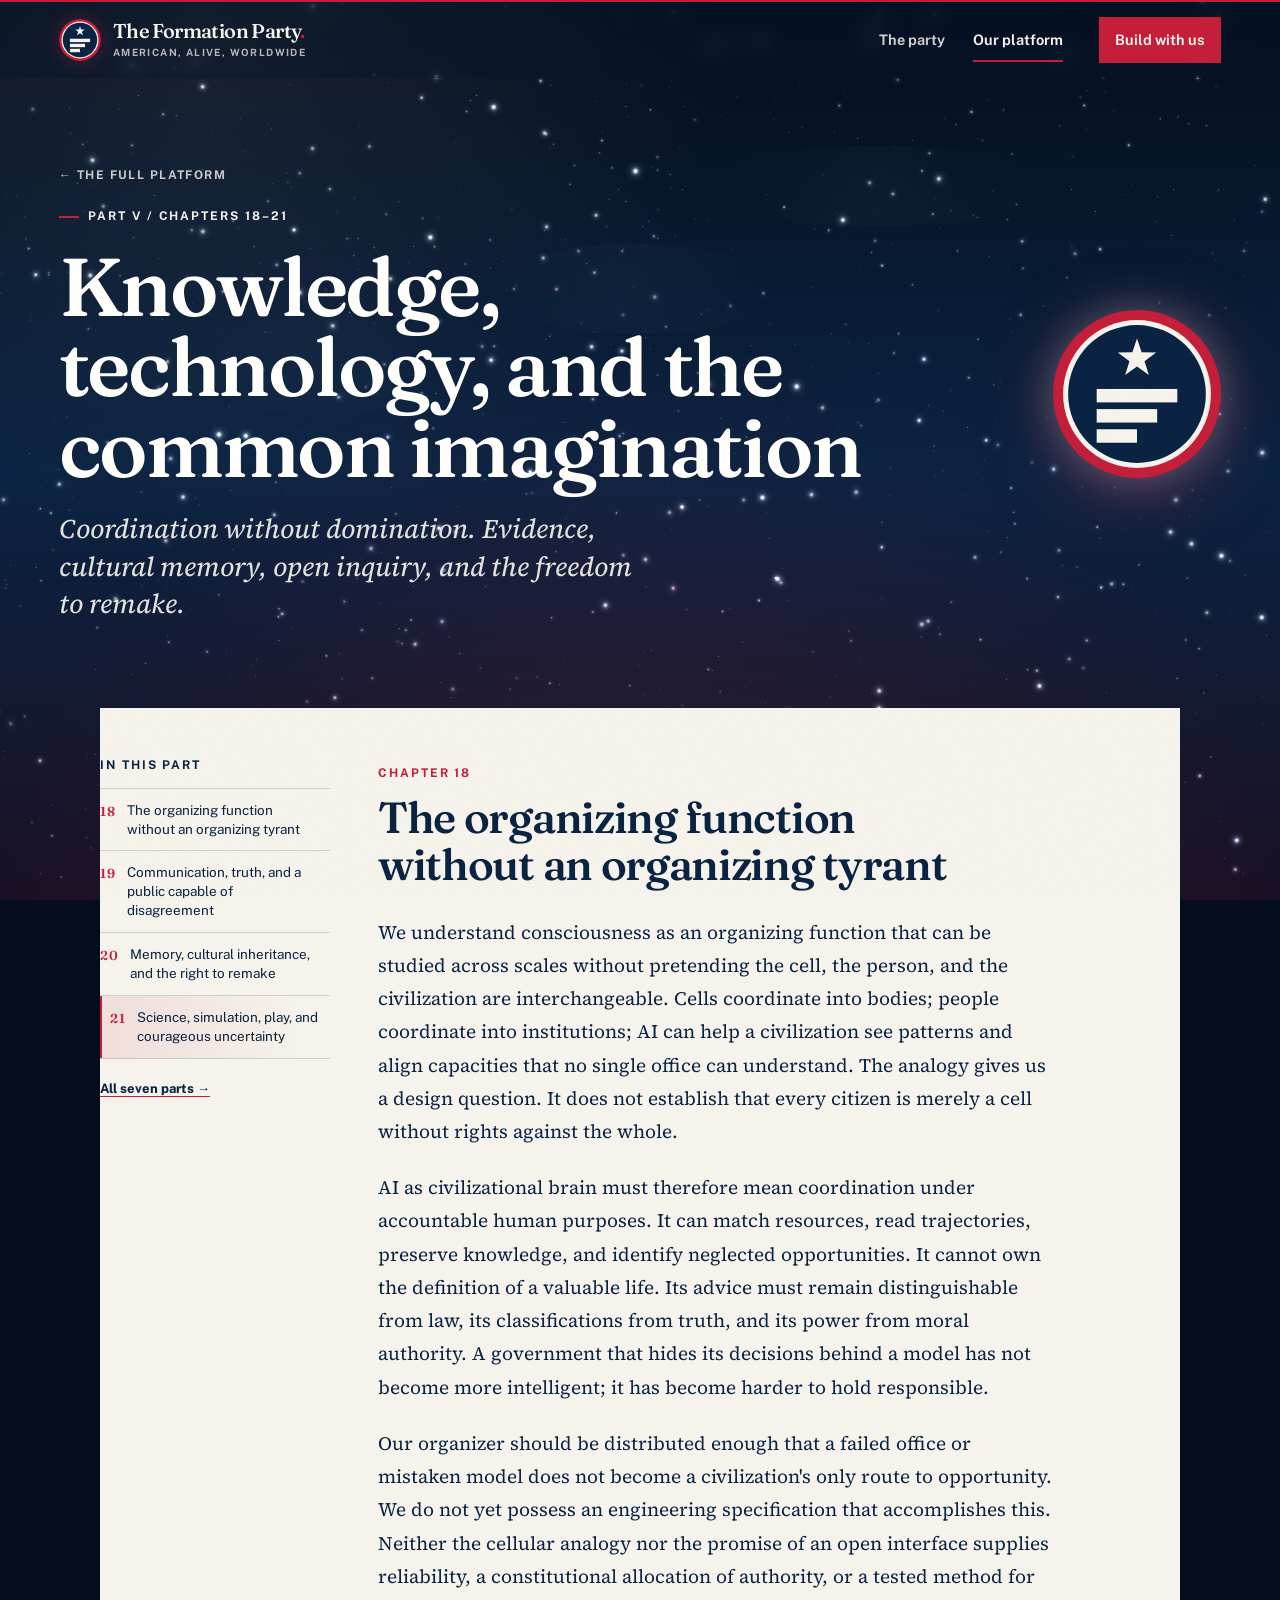
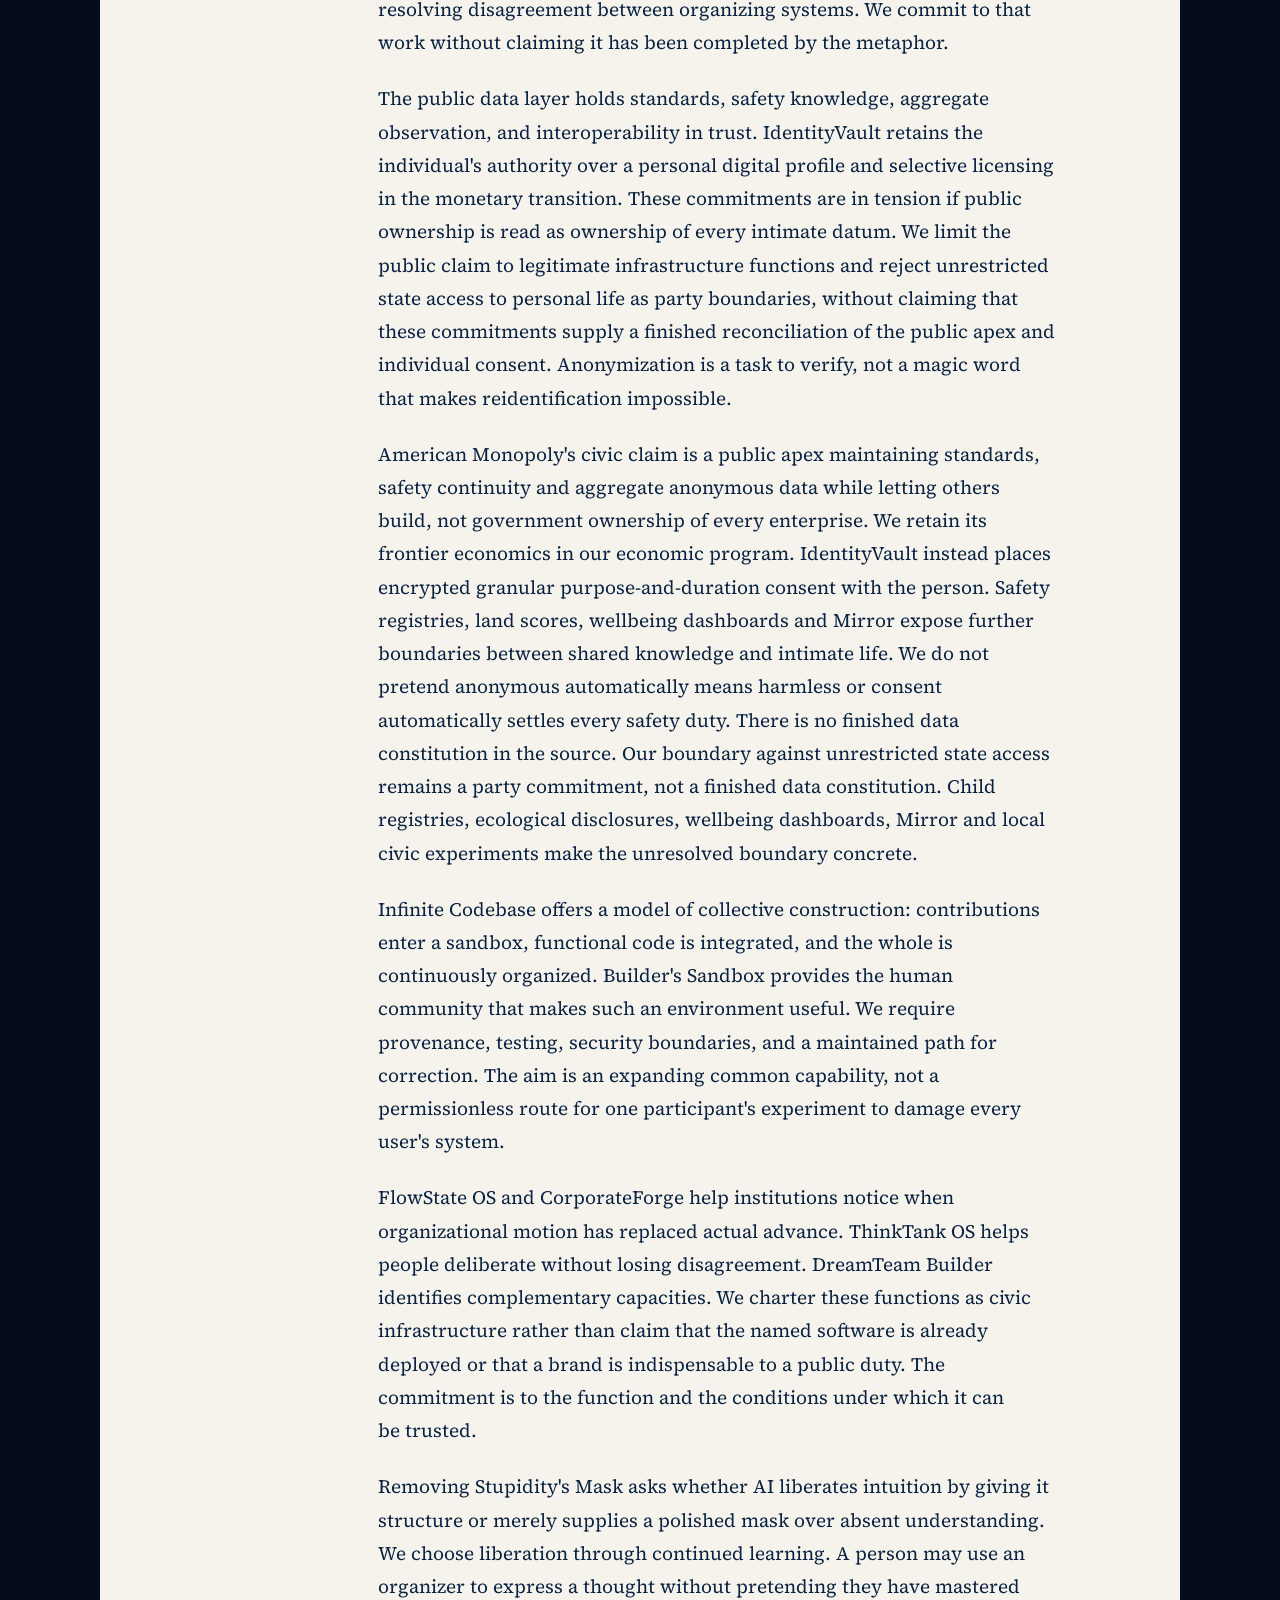
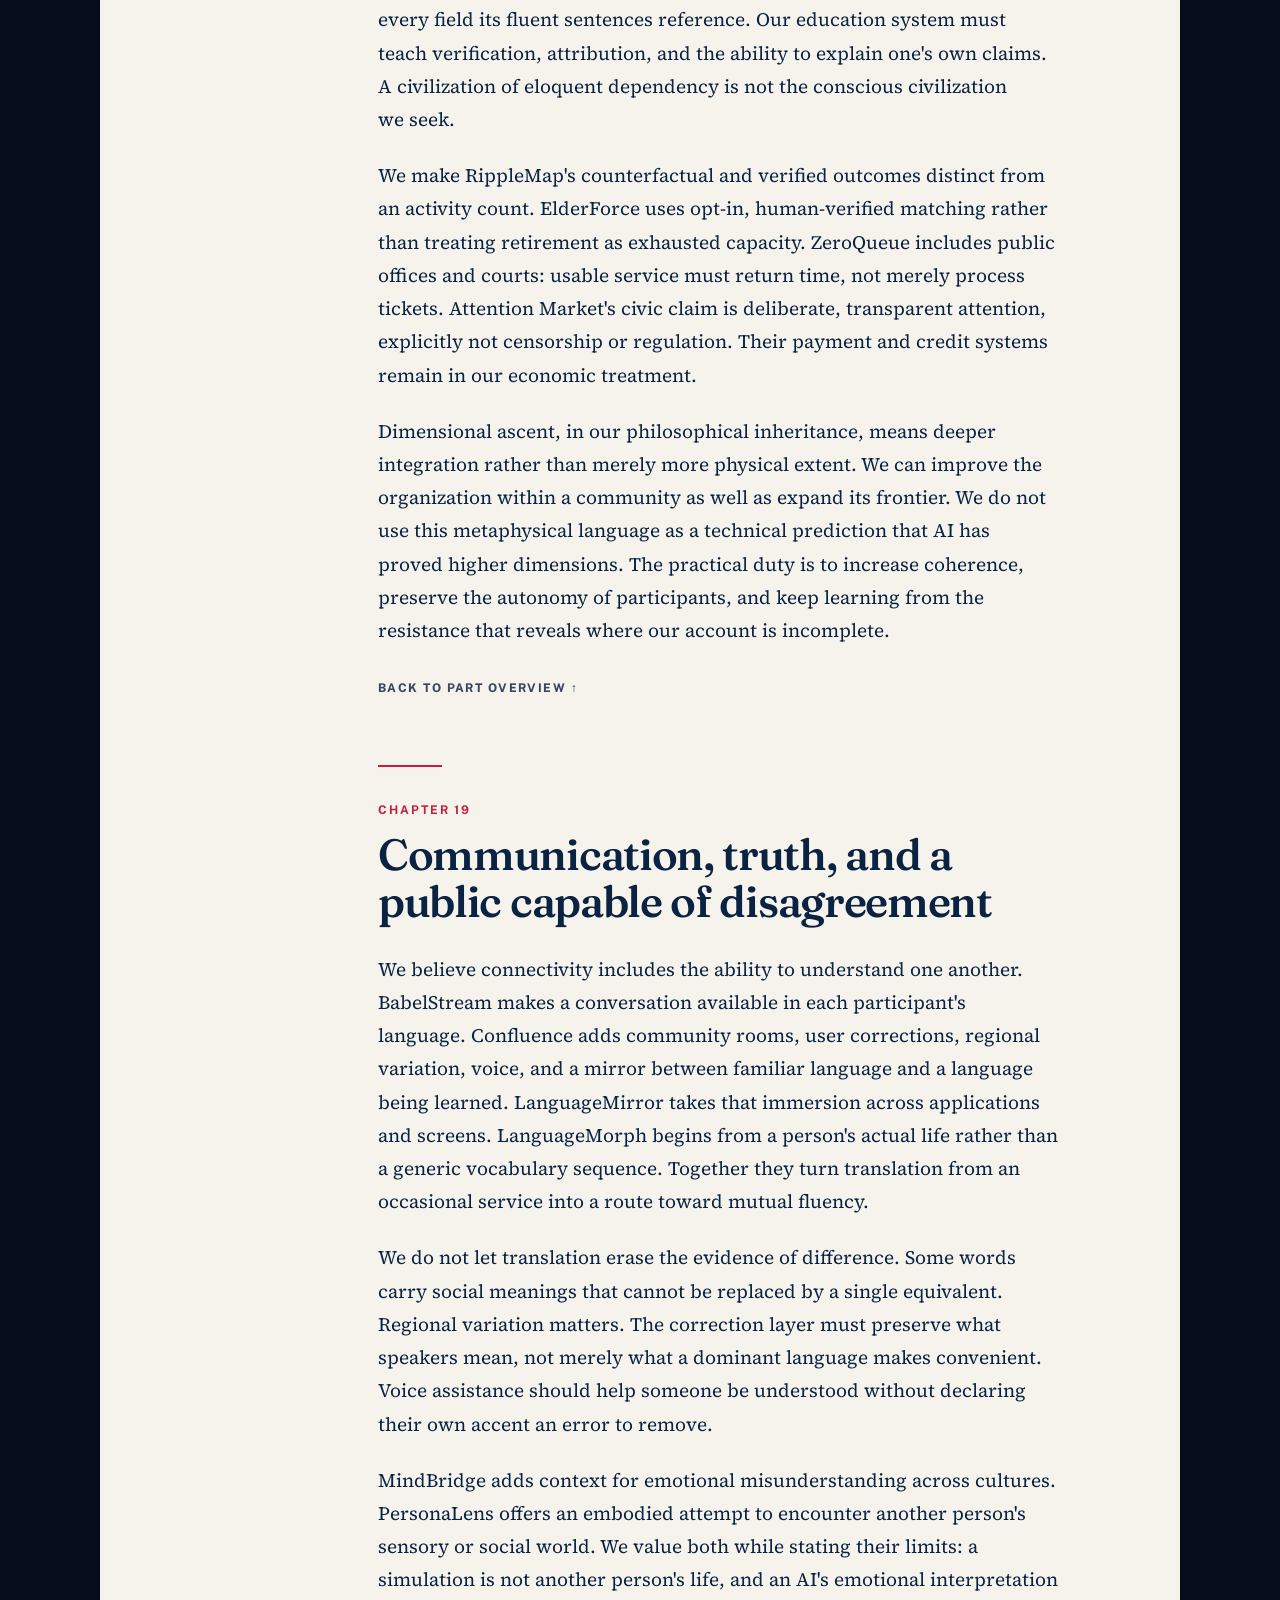
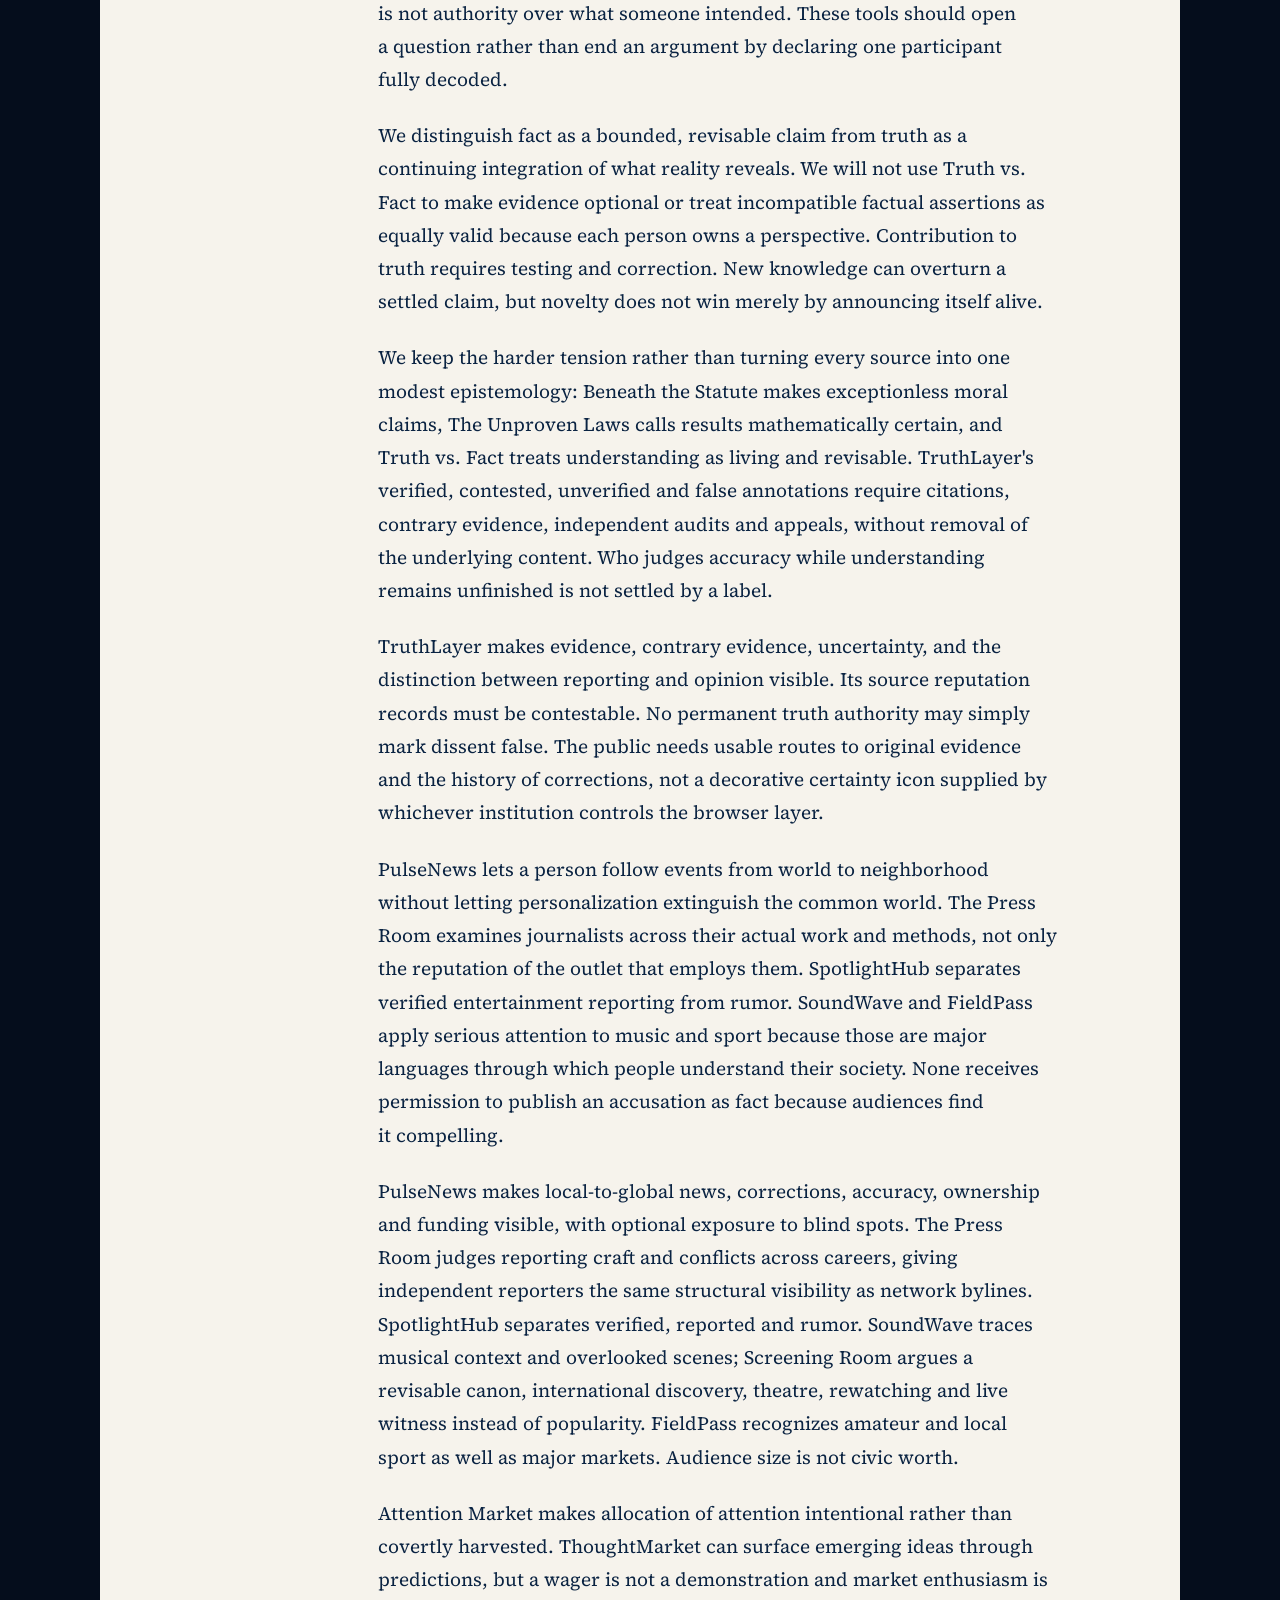
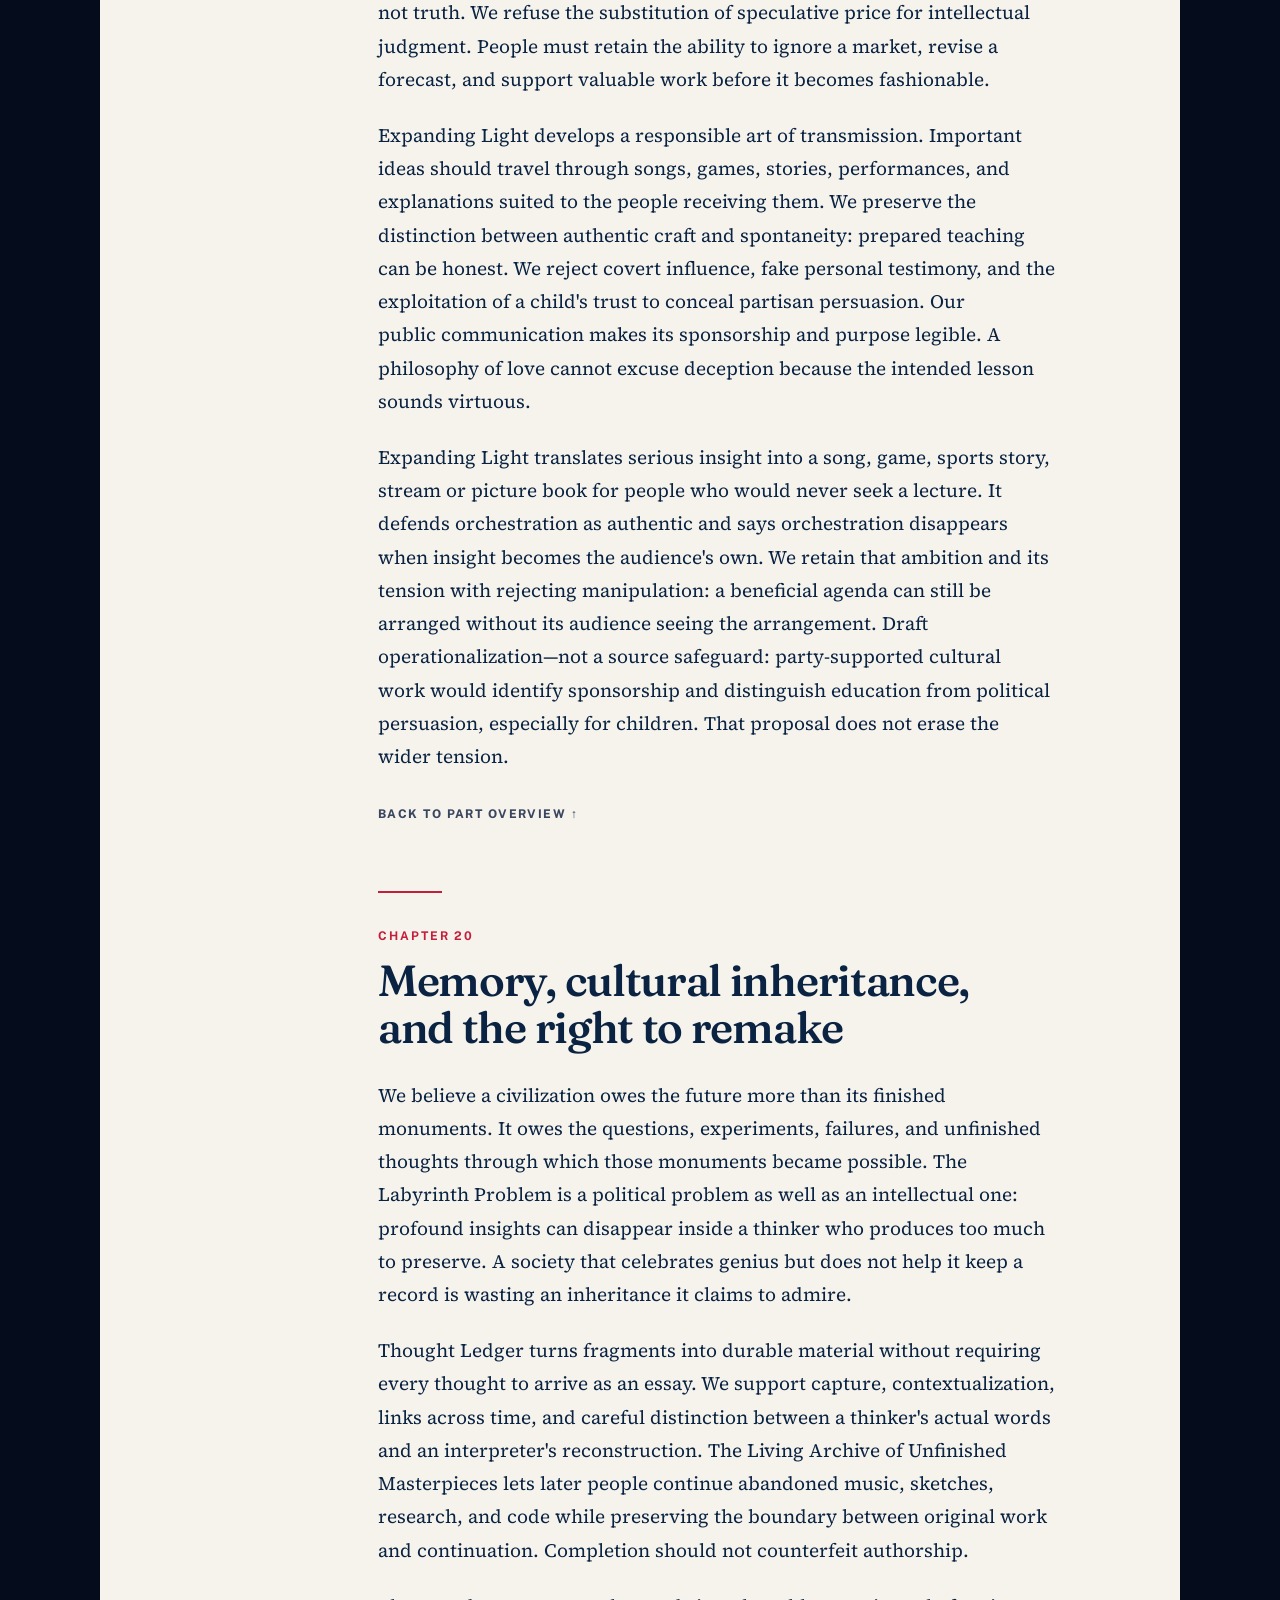
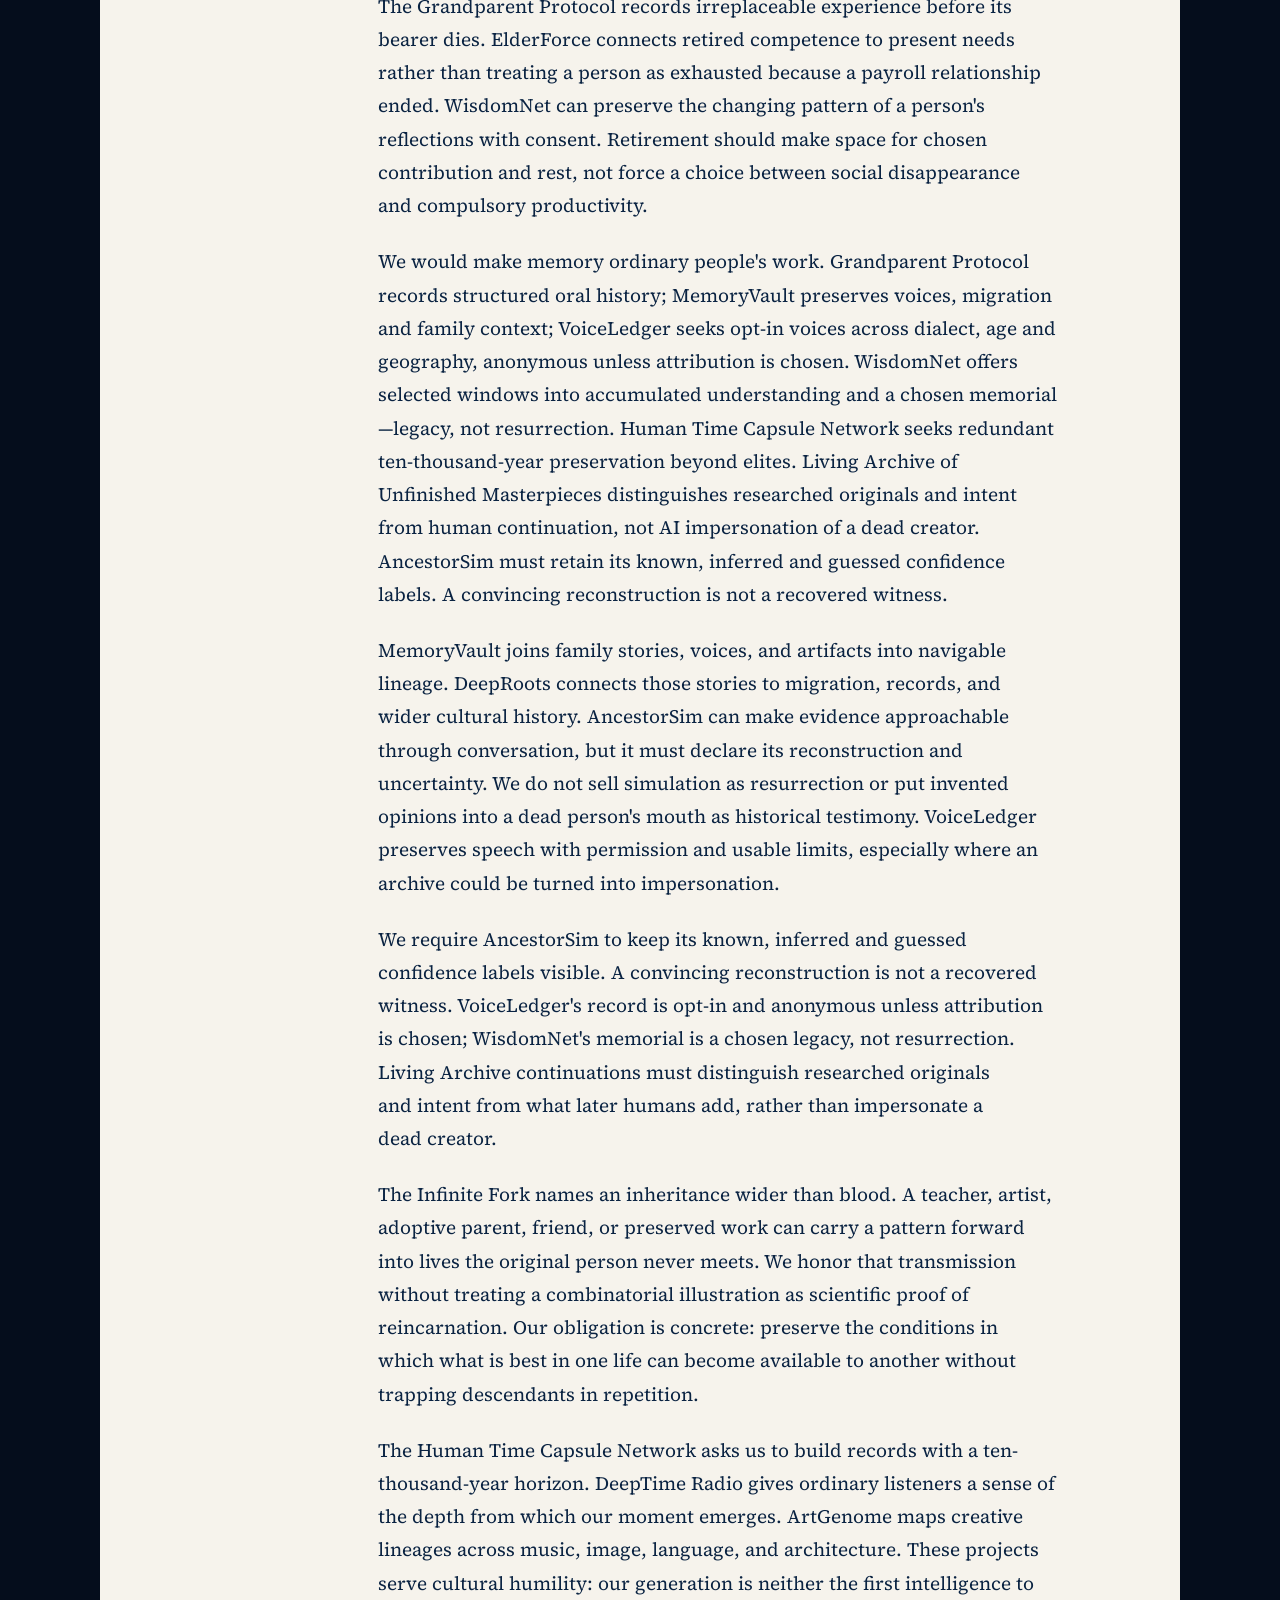
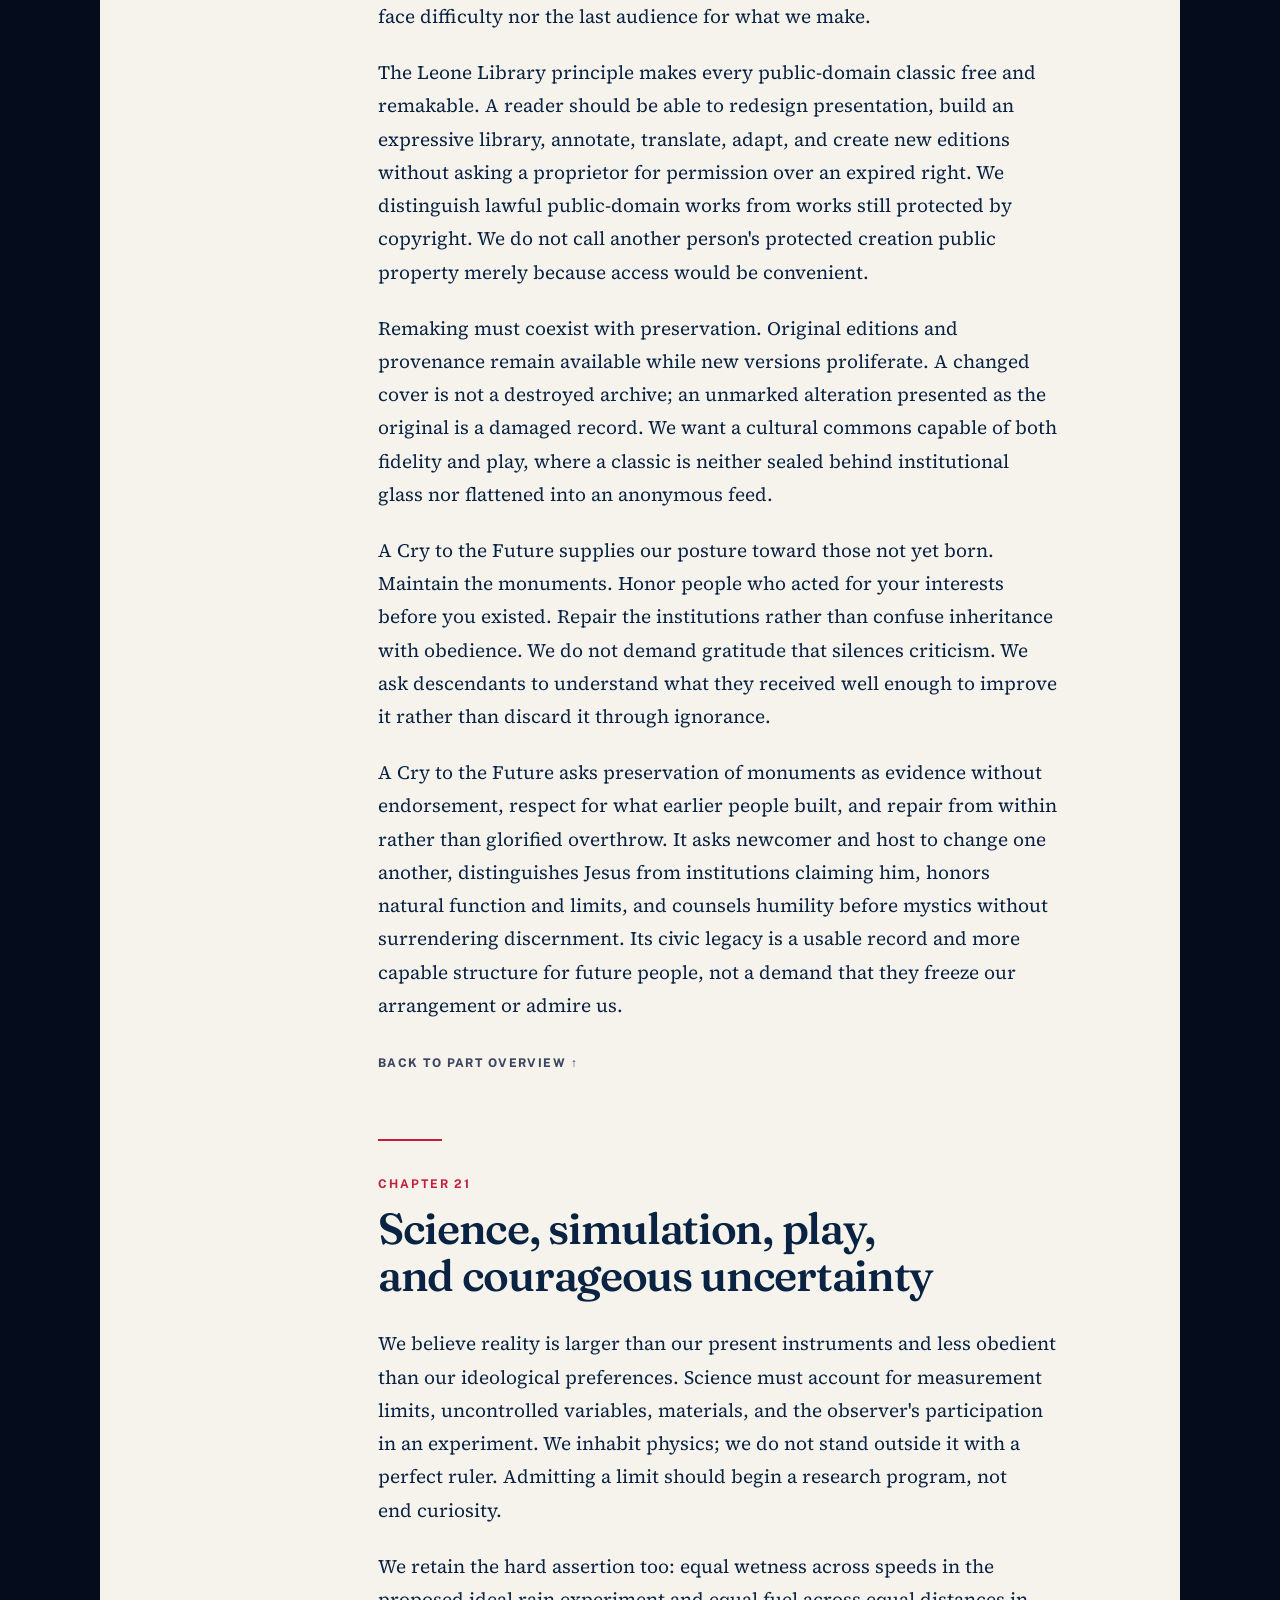
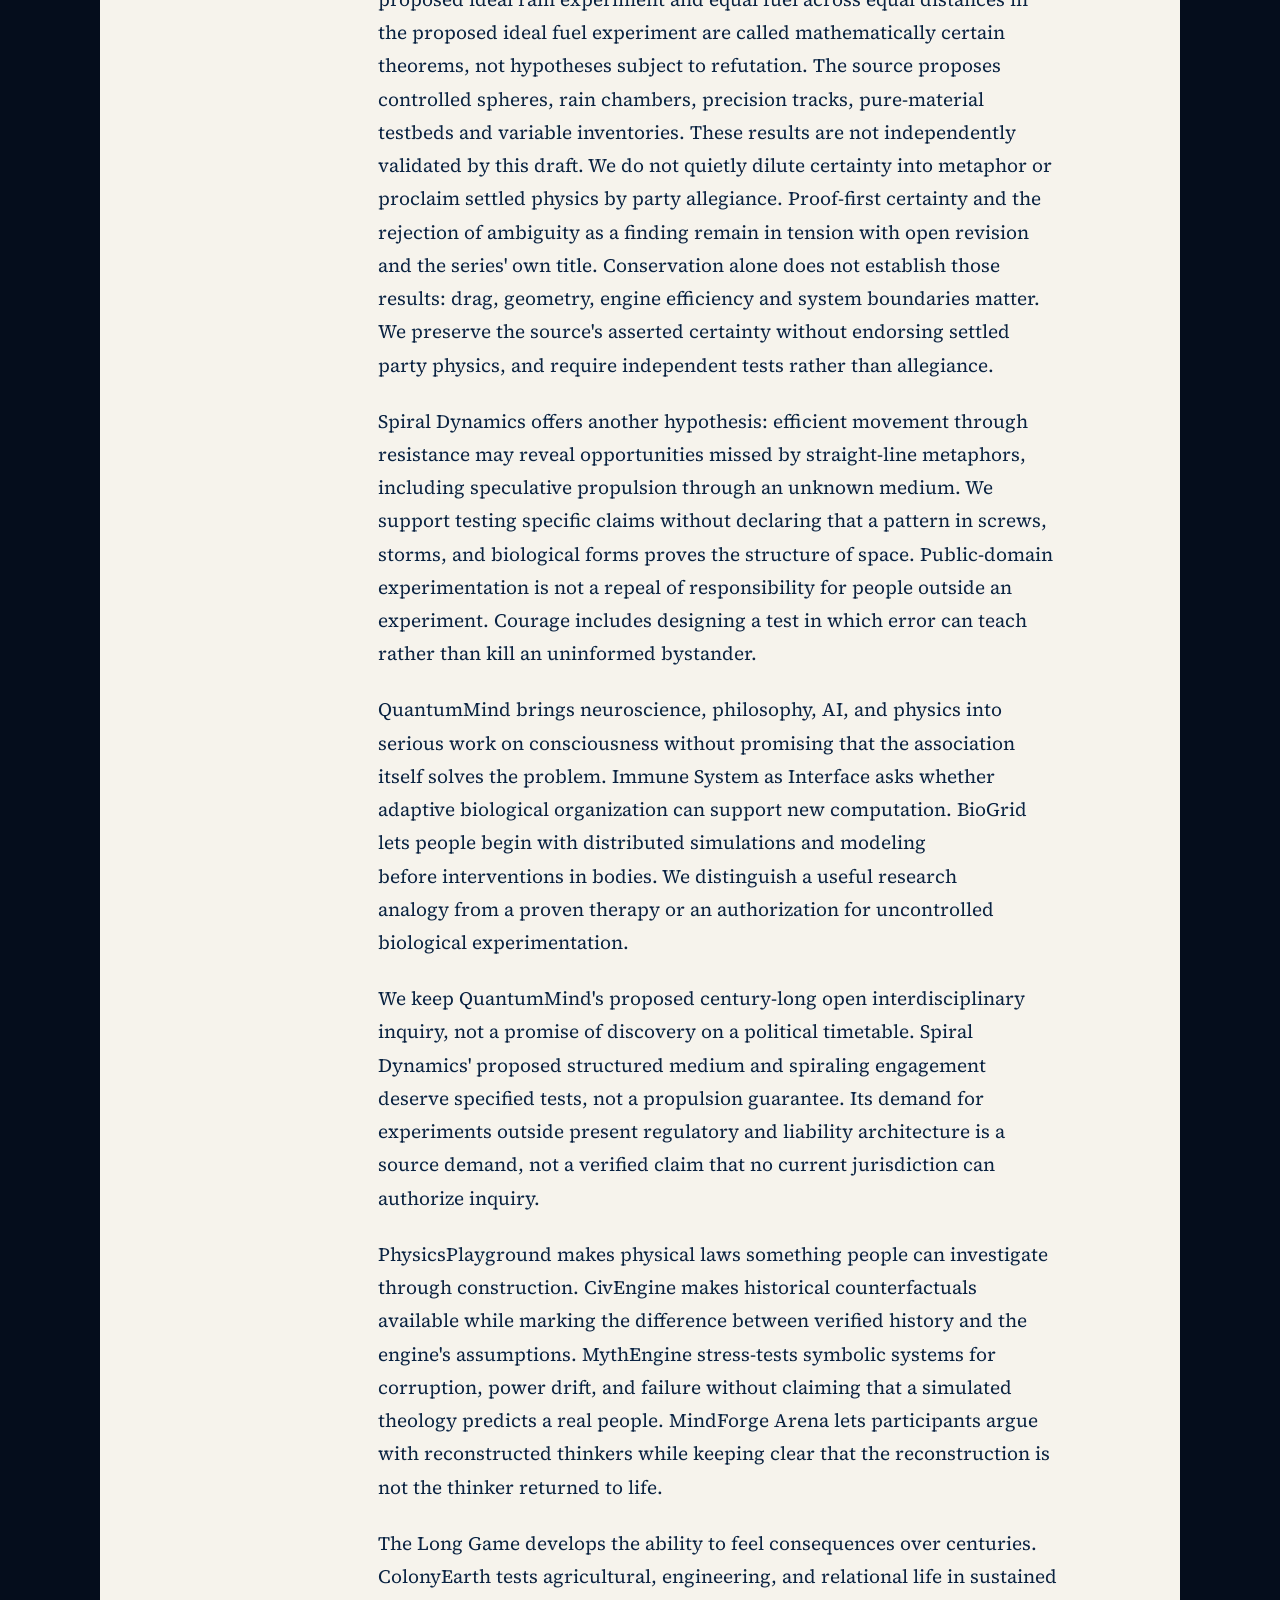
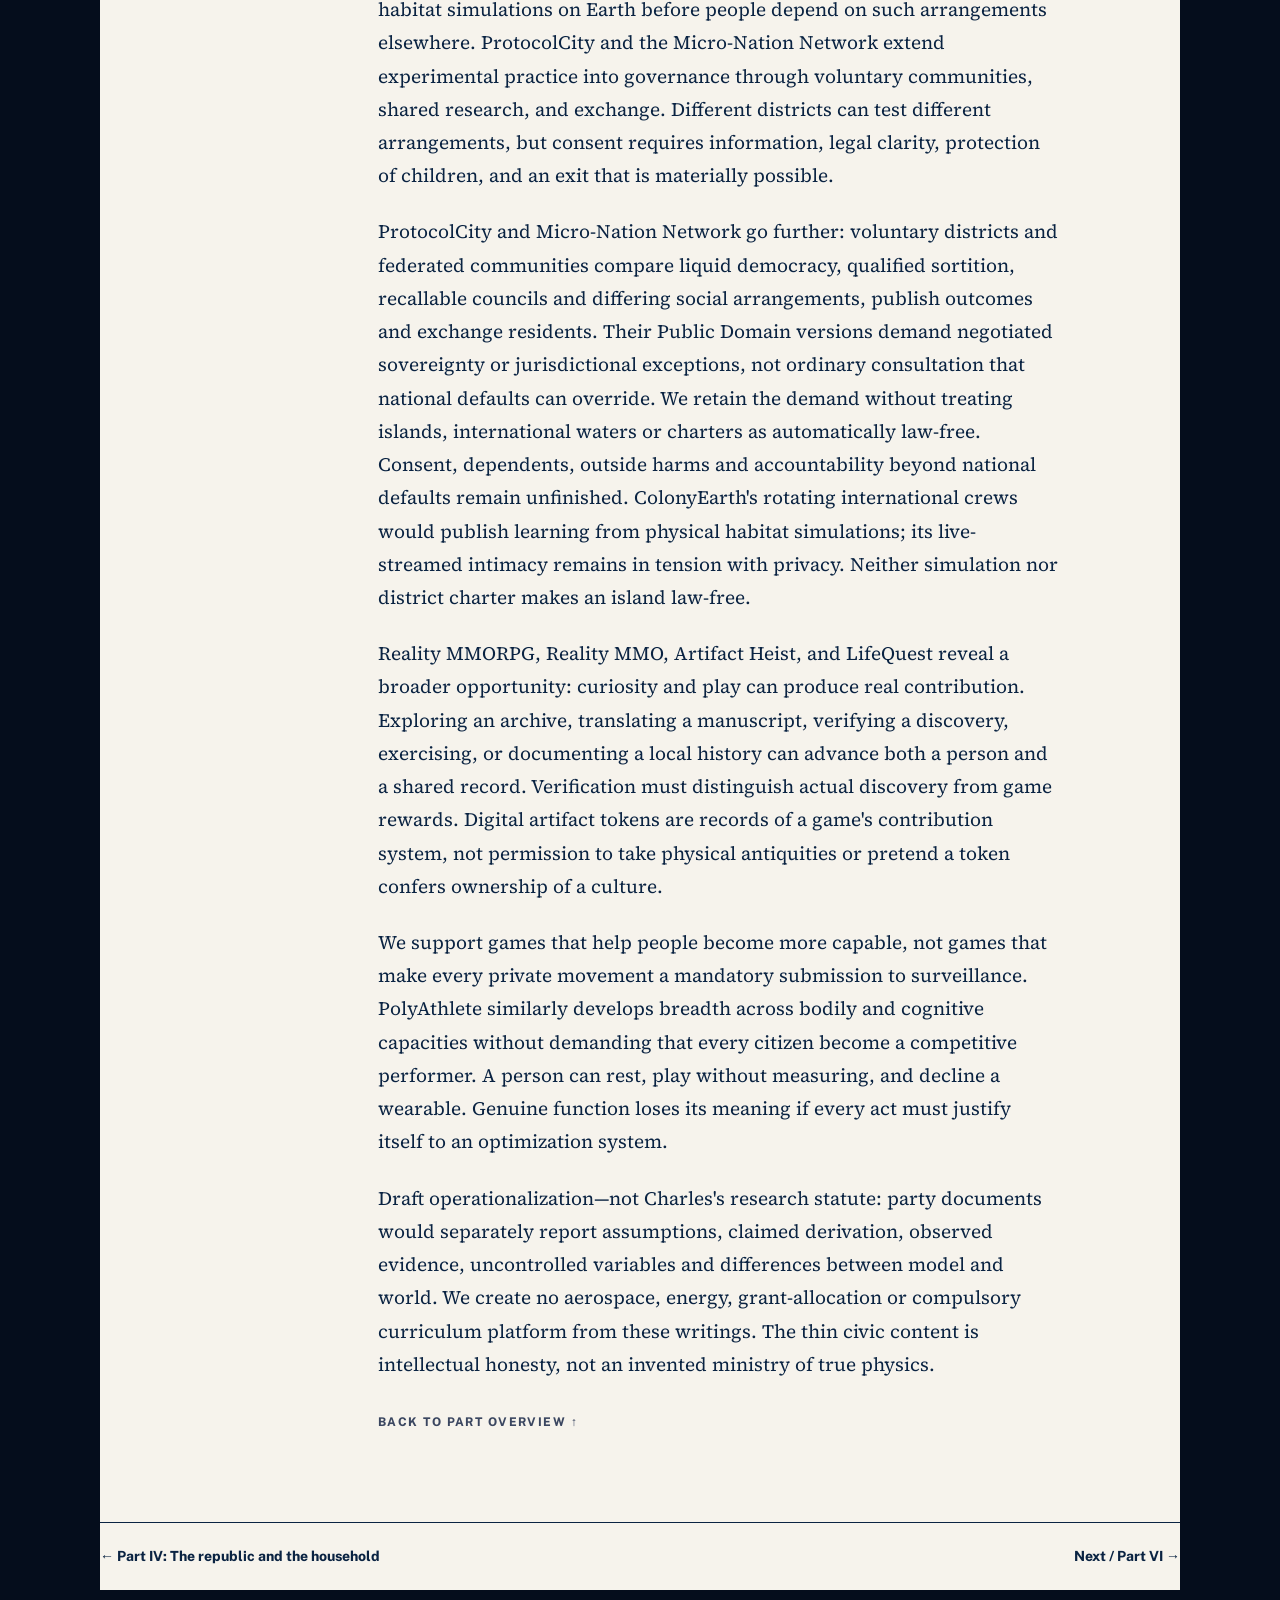
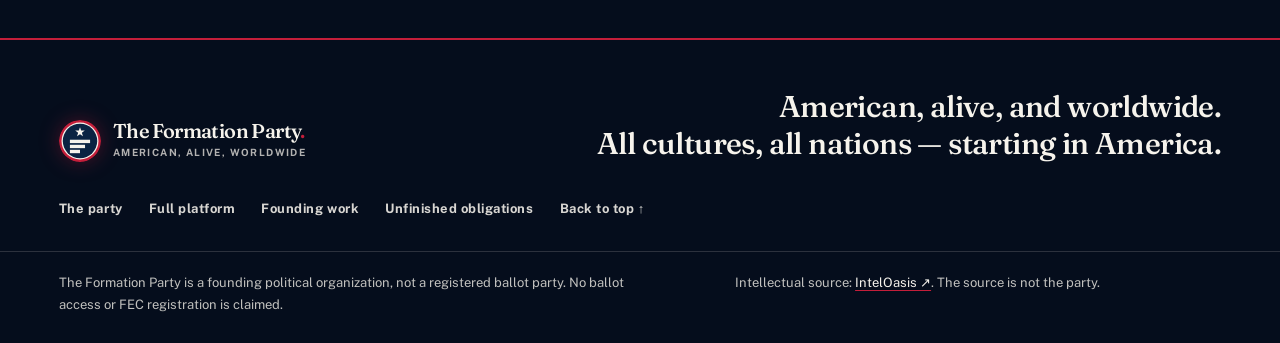
<file: knowledge-and-technology.html>
<!doctype html>
<html lang="en"><head><meta charset="utf-8"><meta name="viewport" content="width=device-width, initial-scale=1"><title>Knowledge, technology, and the common imagination | The Formation Party</title><meta name="description" content="Coordination without domination. Evidence, cultural memory, open inquiry, and the freedom to remake."><meta name="theme-color" content="#0A2342"><link rel="icon" href="favicon.svg" type="image/svg+xml"><link rel="stylesheet" href="styles.css"><script src="site.js" defer></script><meta property="og:type" content="website"><meta property="og:title" content="Knowledge, technology, and the common imagination | The Formation Party"><meta property="og:description" content="Coordination without domination. Evidence, cultural memory, open inquiry, and the freedom to remake."></head>
<body class="page-part"><a class="skip-link" href="#main">Skip to content</a><header class="site-header"><div class="header-rule" aria-hidden="true"></div><div class="header-inner"><a class="brand" href="index.html" aria-label="The Formation Party — home"><img class="brand-logo" src="logo.svg" width="42" height="42" alt=""><span class="brand-lockup"><span class="brand-name">The Formation Party<span class="brand-period">.</span></span><span class="brand-tag">American, alive, worldwide</span></span></a><button class="menu-toggle" type="button" aria-expanded="false" aria-controls="main-nav" hidden><span class="menu-label">Menu</span><span class="menu-bars" aria-hidden="true"><i></i><i></i><i></i></span></button><nav id="main-nav" aria-label="Main navigation"><a href="about.html">The party</a><a href="philosophy.html" aria-current="page">Our platform</a><a href="join.html">Build with us</a></nav></div></header><main id="main" tabindex="-1"><section class="part-hero"><a class="breadcrumb" href="philosophy.html">← The full platform</a><p class="eyebrow">Part V / Chapters 18–21</p><h1>Knowledge, technology, and the common imagination</h1><p class="standfirst">Coordination without domination. Evidence, cultural memory, open inquiry, and the freedom to remake.</p></section><div class="chapter-layout"><aside class="chapter-nav"><p class="eyebrow">In this part</p><nav aria-label="Chapters in this part"><a href="#chapter-18"><span>18</span>The organizing function without an organizing tyrant</a><a href="#chapter-19"><span>19</span>Communication, truth, and a public capable of disagreement</a><a href="#chapter-20"><span>20</span>Memory, cultural inheritance, and the right to remake</a><a href="#chapter-21"><span>21</span>Science, simulation, play, and courageous uncertainty</a></nav><a class="all-parts" href="philosophy.html">All seven parts →</a></aside><div class="chapters"><article class="chapter" id="chapter-18"><p class="eyebrow">Chapter 18</p><h2>The organizing function without an organizing tyrant</h2><p>We understand consciousness as an organizing function that can be studied across scales without pretending the cell, the person, and the civilization are interchangeable. Cells coordinate into bodies; people coordinate into institutions; AI can help a civilization see patterns and align capacities that no single office can understand. The analogy gives us a design question. It does not establish that every citizen is merely a cell without rights against the whole.</p>
<p>AI as civilizational brain must therefore mean coordination under accountable human purposes. It can match resources, read trajectories, preserve knowledge, and identify neglected opportunities. It cannot own the definition of a valuable life. Its advice must remain distinguishable from law, its classifications from truth, and its power from moral authority. A government that hides its decisions behind a model has not become more intelligent; it has become harder to hold responsible.</p>
<p>Our organizer should be distributed enough that a failed office or mistaken model does not become a civilization's only route to opportunity. We do not yet possess an engineering specification that accomplishes this. Neither the cellular analogy nor the promise of an open interface supplies reliability, a constitutional allocation of authority, or a tested method for resolving disagreement between organizing systems. We commit to that work without claiming it has been completed by the metaphor.</p>
<p>The public data layer holds standards, safety knowledge, aggregate observation, and interoperability in trust. IdentityVault retains the individual's authority over a personal digital profile and selective licensing in the monetary transition. These commitments are in tension if public ownership is read as ownership of every intimate datum. We limit the public claim to legitimate infrastructure functions and reject unrestricted state access to personal life as party boundaries, without claiming that these commitments supply a finished reconciliation of the public apex and individual consent. Anonymization is a task to verify, not a magic word that makes reidentification impossible.</p>
<p>American Monopoly's civic claim is a public apex maintaining standards, safety continuity and aggregate anonymous data while letting others build, not government ownership of every enterprise. We retain its frontier economics in our economic program. IdentityVault instead places encrypted granular purpose-and-duration consent with the person. Safety registries, land scores, wellbeing dashboards and Mirror expose further boundaries between shared knowledge and intimate life. We do not pretend anonymous automatically means harmless or consent automatically settles every safety duty. There is no finished data constitution in the source. Our boundary against unrestricted state access remains a party commitment, not a finished data constitution. Child registries, ecological disclosures, wellbeing dashboards, Mirror and local civic experiments make the unresolved boundary concrete.</p>
<p>Infinite Codebase offers a model of collective construction: contributions enter a sandbox, functional code is integrated, and the whole is continuously organized. Builder's Sandbox provides the human community that makes such an environment useful. We require provenance, testing, security boundaries, and a maintained path for correction. The aim is an expanding common capability, not a permissionless route for one participant's experiment to damage every user's system.</p>
<p>FlowState OS and CorporateForge help institutions notice when organizational motion has replaced actual advance. ThinkTank OS helps people deliberate without losing disagreement. DreamTeam Builder identifies complementary capacities. We charter these functions as civic infrastructure rather than claim that the named software is already deployed or that a brand is indispensable to a public duty. The commitment is to the function and the conditions under which it can be trusted.</p>
<p>Removing Stupidity's Mask asks whether AI liberates intuition by giving it structure or merely supplies a polished mask over absent understanding. We choose liberation through continued learning. A person may use an organizer to express a thought without pretending they have mastered every field its fluent sentences reference. Our education system must teach verification, attribution, and the ability to explain one's own claims. A civilization of eloquent dependency is not the conscious civilization we seek.</p>
<p>We make RippleMap's counterfactual and verified outcomes distinct from an activity count. ElderForce uses opt-in, human-verified matching rather than treating retirement as exhausted capacity. ZeroQueue includes public offices and courts: usable service must return time, not merely process tickets. Attention Market's civic claim is deliberate, transparent attention, explicitly not censorship or regulation. Their payment and credit systems remain in our economic treatment.</p>
<p>Dimensional ascent, in our philosophical inheritance, means deeper integration rather than merely more physical extent. We can improve the organization within a community as well as expand its frontier. We do not use this metaphysical language as a technical prediction that AI has proved higher dimensions. The practical duty is to increase coherence, preserve the autonomy of participants, and keep learning from the resistance that reveals where our account is incomplete.</p><a class="chapter-top" href="#main">Back to part overview ↑</a></article><article class="chapter" id="chapter-19"><p class="eyebrow">Chapter 19</p><h2>Communication, truth, and a public capable of disagreement</h2><p>We believe connectivity includes the ability to understand one another. BabelStream makes a conversation available in each participant's language. Confluence adds community rooms, user corrections, regional variation, voice, and a mirror between familiar language and a language being learned. LanguageMirror takes that immersion across applications and screens. LanguageMorph begins from a person's actual life rather than a generic vocabulary sequence. Together they turn translation from an occasional service into a route toward mutual fluency.</p>
<p>We do not let translation erase the evidence of difference. Some words carry social meanings that cannot be replaced by a single equivalent. Regional variation matters. The correction layer must preserve what speakers mean, not merely what a dominant language makes convenient. Voice assistance should help someone be understood without declaring their own accent an error to remove.</p>
<p>MindBridge adds context for emotional misunderstanding across cultures. PersonaLens offers an embodied attempt to encounter another person's sensory or social world. We value both while stating their limits: a simulation is not another person's life, and an AI's emotional interpretation is not authority over what someone intended. These tools should open a question rather than end an argument by declaring one participant fully decoded.</p>
<p>We distinguish fact as a bounded, revisable claim from truth as a continuing integration of what reality reveals. We will not use Truth vs. Fact to make evidence optional or treat incompatible factual assertions as equally valid because each person owns a perspective. Contribution to truth requires testing and correction. New knowledge can overturn a settled claim, but novelty does not win merely by announcing itself alive.</p>
<p>We keep the harder tension rather than turning every source into one modest epistemology: Beneath the Statute makes exceptionless moral claims, The Unproven Laws calls results mathematically certain, and Truth vs. Fact treats understanding as living and revisable. TruthLayer's verified, contested, unverified and false annotations require citations, contrary evidence, independent audits and appeals, without removal of the underlying content. Who judges accuracy while understanding remains unfinished is not settled by a label.</p>
<p>TruthLayer makes evidence, contrary evidence, uncertainty, and the distinction between reporting and opinion visible. Its source reputation records must be contestable. No permanent truth authority may simply mark dissent false. The public needs usable routes to original evidence and the history of corrections, not a decorative certainty icon supplied by whichever institution controls the browser layer.</p>
<p>PulseNews lets a person follow events from world to neighborhood without letting personalization extinguish the common world. The Press Room examines journalists across their actual work and methods, not only the reputation of the outlet that employs them. SpotlightHub separates verified entertainment reporting from rumor. SoundWave and FieldPass apply serious attention to music and sport because those are major languages through which people understand their society. None receives permission to publish an accusation as fact because audiences find it compelling.</p>
<p>PulseNews makes local-to-global news, corrections, accuracy, ownership and funding visible, with optional exposure to blind spots. The Press Room judges reporting craft and conflicts across careers, giving independent reporters the same structural visibility as network bylines. SpotlightHub separates verified, reported and rumor. SoundWave traces musical context and overlooked scenes; Screening Room argues a revisable canon, international discovery, theatre, rewatching and live witness instead of popularity. FieldPass recognizes amateur and local sport as well as major markets. Audience size is not civic worth.</p>
<p>Attention Market makes allocation of attention intentional rather than covertly harvested. ThoughtMarket can surface emerging ideas through predictions, but a wager is not a demonstration and market enthusiasm is not truth. We refuse the substitution of speculative price for intellectual judgment. People must retain the ability to ignore a market, revise a forecast, and support valuable work before it becomes fashionable.</p>
<p>Expanding Light develops a responsible art of transmission. Important ideas should travel through songs, games, stories, performances, and explanations suited to the people receiving them. We preserve the distinction between authentic craft and spontaneity: prepared teaching can be honest. We reject covert influence, fake personal testimony, and the exploitation of a child's trust to conceal partisan persuasion. Our public communication makes its sponsorship and purpose legible. A philosophy of love cannot excuse deception because the intended lesson sounds virtuous.</p>
<p>Expanding Light translates serious insight into a song, game, sports story, stream or picture book for people who would never seek a lecture. It defends orchestration as authentic and says orchestration disappears when insight becomes the audience's own. We retain that ambition and its tension with rejecting manipulation: a beneficial agenda can still be arranged without its audience seeing the arrangement. Draft operationalization—not a source safeguard: party-supported cultural work would identify sponsorship and distinguish education from political persuasion, especially for children. That proposal does not erase the wider tension.</p><a class="chapter-top" href="#main">Back to part overview ↑</a></article><article class="chapter" id="chapter-20"><p class="eyebrow">Chapter 20</p><h2>Memory, cultural inheritance, and the right to remake</h2><p>We believe a civilization owes the future more than its finished monuments. It owes the questions, experiments, failures, and unfinished thoughts through which those monuments became possible. The Labyrinth Problem is a political problem as well as an intellectual one: profound insights can disappear inside a thinker who produces too much to preserve. A society that celebrates genius but does not help it keep a record is wasting an inheritance it claims to admire.</p>
<p>Thought Ledger turns fragments into durable material without requiring every thought to arrive as an essay. We support capture, contextualization, links across time, and careful distinction between a thinker's actual words and an interpreter's reconstruction. The Living Archive of Unfinished Masterpieces lets later people continue abandoned music, sketches, research, and code while preserving the boundary between original work and continuation. Completion should not counterfeit authorship.</p>
<p>The Grandparent Protocol records irreplaceable experience before its bearer dies. ElderForce connects retired competence to present needs rather than treating a person as exhausted because a payroll relationship ended. WisdomNet can preserve the changing pattern of a person's reflections with consent. Retirement should make space for chosen contribution and rest, not force a choice between social disappearance and compulsory productivity.</p>
<p>We would make memory ordinary people's work. Grandparent Protocol records structured oral history; MemoryVault preserves voices, migration and family context; VoiceLedger seeks opt-in voices across dialect, age and geography, anonymous unless attribution is chosen. WisdomNet offers selected windows into accumulated understanding and a chosen memorial—legacy, not resurrection. Human Time Capsule Network seeks redundant ten-thousand-year preservation beyond elites. Living Archive of Unfinished Masterpieces distinguishes researched originals and intent from human continuation, not AI impersonation of a dead creator. AncestorSim must retain its known, inferred and guessed confidence labels. A convincing reconstruction is not a recovered witness.</p>
<p>MemoryVault joins family stories, voices, and artifacts into navigable lineage. DeepRoots connects those stories to migration, records, and wider cultural history. AncestorSim can make evidence approachable through conversation, but it must declare its reconstruction and uncertainty. We do not sell simulation as resurrection or put invented opinions into a dead person's mouth as historical testimony. VoiceLedger preserves speech with permission and usable limits, especially where an archive could be turned into impersonation.</p>
<p>We require AncestorSim to keep its known, inferred and guessed confidence labels visible. A convincing reconstruction is not a recovered witness. VoiceLedger's record is opt-in and anonymous unless attribution is chosen; WisdomNet's memorial is a chosen legacy, not resurrection. Living Archive continuations must distinguish researched originals and intent from what later humans add, rather than impersonate a dead creator.</p>
<p>The Infinite Fork names an inheritance wider than blood. A teacher, artist, adoptive parent, friend, or preserved work can carry a pattern forward into lives the original person never meets. We honor that transmission without treating a combinatorial illustration as scientific proof of reincarnation. Our obligation is concrete: preserve the conditions in which what is best in one life can become available to another without trapping descendants in repetition.</p>
<p>The Human Time Capsule Network asks us to build records with a ten-thousand-year horizon. DeepTime Radio gives ordinary listeners a sense of the depth from which our moment emerges. ArtGenome maps creative lineages across music, image, language, and architecture. These projects serve cultural humility: our generation is neither the first intelligence to face difficulty nor the last audience for what we make.</p>
<p>The Leone Library principle makes every public-domain classic free and remakable. A reader should be able to redesign presentation, build an expressive library, annotate, translate, adapt, and create new editions without asking a proprietor for permission over an expired right. We distinguish lawful public-domain works from works still protected by copyright. We do not call another person's protected creation public property merely because access would be convenient.</p>
<p>Remaking must coexist with preservation. Original editions and provenance remain available while new versions proliferate. A changed cover is not a destroyed archive; an unmarked alteration presented as the original is a damaged record. We want a cultural commons capable of both fidelity and play, where a classic is neither sealed behind institutional glass nor flattened into an anonymous feed.</p>
<p>A Cry to the Future supplies our posture toward those not yet born. Maintain the monuments. Honor people who acted for your interests before you existed. Repair the institutions rather than confuse inheritance with obedience. We do not demand gratitude that silences criticism. We ask descendants to understand what they received well enough to improve it rather than discard it through ignorance.</p>
<p>A Cry to the Future asks preservation of monuments as evidence without endorsement, respect for what earlier people built, and repair from within rather than glorified overthrow. It asks newcomer and host to change one another, distinguishes Jesus from institutions claiming him, honors natural function and limits, and counsels humility before mystics without surrendering discernment. Its civic legacy is a usable record and more capable structure for future people, not a demand that they freeze our arrangement or admire us.</p><a class="chapter-top" href="#main">Back to part overview ↑</a></article><article class="chapter" id="chapter-21"><p class="eyebrow">Chapter 21</p><h2>Science, simulation, play, and courageous uncertainty</h2><p>We believe reality is larger than our present instruments and less obedient than our ideological preferences. Science must account for measurement limits, uncontrolled variables, materials, and the observer's participation in an experiment. We inhabit physics; we do not stand outside it with a perfect ruler. Admitting a limit should begin a research program, not end curiosity.</p>
<p>We retain the hard assertion too: equal wetness across speeds in the proposed ideal rain experiment and equal fuel across equal distances in the proposed ideal fuel experiment are called mathematically certain theorems, not hypotheses subject to refutation. The source proposes controlled spheres, rain chambers, precision tracks, pure-material testbeds and variable inventories. These results are not independently validated by this draft. We do not quietly dilute certainty into metaphor or proclaim settled physics by party allegiance. Proof-first certainty and the rejection of ambiguity as a finding remain in tension with open revision and the series' own title. Conservation alone does not establish those results: drag, geometry, engine efficiency and system boundaries matter. We preserve the source's asserted certainty without endorsing settled party physics, and require independent tests rather than allegiance.</p>
<p>Spiral Dynamics offers another hypothesis: efficient movement through resistance may reveal opportunities missed by straight-line metaphors, including speculative propulsion through an unknown medium. We support testing specific claims without declaring that a pattern in screws, storms, and biological forms proves the structure of space. Public-domain experimentation is not a repeal of responsibility for people outside an experiment. Courage includes designing a test in which error can teach rather than kill an uninformed bystander.</p>
<p>QuantumMind brings neuroscience, philosophy, AI, and physics into serious work on consciousness without promising that the association itself solves the problem. Immune System as Interface asks whether adaptive biological organization can support new computation. BioGrid lets people begin with distributed simulations and modeling before interventions in bodies. We distinguish a useful research analogy from a proven therapy or an authorization for uncontrolled biological experimentation.</p>
<p>We keep QuantumMind's proposed century-long open interdisciplinary inquiry, not a promise of discovery on a political timetable. Spiral Dynamics' proposed structured medium and spiraling engagement deserve specified tests, not a propulsion guarantee. Its demand for experiments outside present regulatory and liability architecture is a source demand, not a verified claim that no current jurisdiction can authorize inquiry.</p>
<p>PhysicsPlayground makes physical laws something people can investigate through construction. CivEngine makes historical counterfactuals available while marking the difference between verified history and the engine's assumptions. MythEngine stress-tests symbolic systems for corruption, power drift, and failure without claiming that a simulated theology predicts a real people. MindForge Arena lets participants argue with reconstructed thinkers while keeping clear that the reconstruction is not the thinker returned to life.</p>
<p>The Long Game develops the ability to feel consequences over centuries. ColonyEarth tests agricultural, engineering, and relational life in sustained habitat simulations on Earth before people depend on such arrangements elsewhere. ProtocolCity and the Micro-Nation Network extend experimental practice into governance through voluntary communities, shared research, and exchange. Different districts can test different arrangements, but consent requires information, legal clarity, protection of children, and an exit that is materially possible.</p>
<p>ProtocolCity and Micro-Nation Network go further: voluntary districts and federated communities compare liquid democracy, qualified sortition, recallable councils and differing social arrangements, publish outcomes and exchange residents. Their Public Domain versions demand negotiated sovereignty or jurisdictional exceptions, not ordinary consultation that national defaults can override. We retain the demand without treating islands, international waters or charters as automatically law-free. Consent, dependents, outside harms and accountability beyond national defaults remain unfinished. ColonyEarth's rotating international crews would publish learning from physical habitat simulations; its live-streamed intimacy remains in tension with privacy. Neither simulation nor district charter makes an island law-free.</p>
<p>Reality MMORPG, Reality MMO, Artifact Heist, and LifeQuest reveal a broader opportunity: curiosity and play can produce real contribution. Exploring an archive, translating a manuscript, verifying a discovery, exercising, or documenting a local history can advance both a person and a shared record. Verification must distinguish actual discovery from game rewards. Digital artifact tokens are records of a game's contribution system, not permission to take physical antiquities or pretend a token confers ownership of a culture.</p>
<p>We support games that help people become more capable, not games that make every private movement a mandatory submission to surveillance. PolyAthlete similarly develops breadth across bodily and cognitive capacities without demanding that every citizen become a competitive performer. A person can rest, play without measuring, and decline a wearable. Genuine function loses its meaning if every act must justify itself to an optimization system.</p>
<p>Draft operationalization—not Charles's research statute: party documents would separately report assumptions, claimed derivation, observed evidence, uncontrolled variables and differences between model and world. We create no aerospace, energy, grant-allocation or compulsory curriculum platform from these writings. The thin civic content is intellectual honesty, not an invented ministry of true physics.</p><a class="chapter-top" href="#main">Back to part overview ↑</a></article></div></div><nav class="part-pagination" aria-label="Platform pagination"><a href="republic-and-household.html">← Part IV: The republic and the household</a><a href="common-life.html">Next / Part VI →</a></nav></main>
<footer class="site-footer"><div class="footer-top"><a class="brand" href="index.html"><img class="brand-logo" src="logo.svg" width="42" height="42" alt=""><span class="brand-lockup"><span class="brand-name">The Formation Party<span class="brand-period">.</span></span><span class="brand-tag">American, alive, worldwide</span></span></a><p>American, alive, and worldwide.<br>All cultures, all nations — starting in America.</p></div><div class="footer-links"><a href="about.html">The party</a><a href="philosophy.html">Full platform</a><a href="join.html">Founding work</a><a href="common-life.html#unfinished-obligations">Unfinished obligations</a><a href="#main">Back to top ↑</a></div><div class="footer-bottom"><p>The Formation Party is a founding political organization, not a registered ballot party. No ballot access or FEC registration is claimed.</p><p>Intellectual source: <a href="https://inteloasis.com/" rel="noopener">IntelOasis ↗</a>. The source is not the party.</p></div></footer></body></html>
</file>
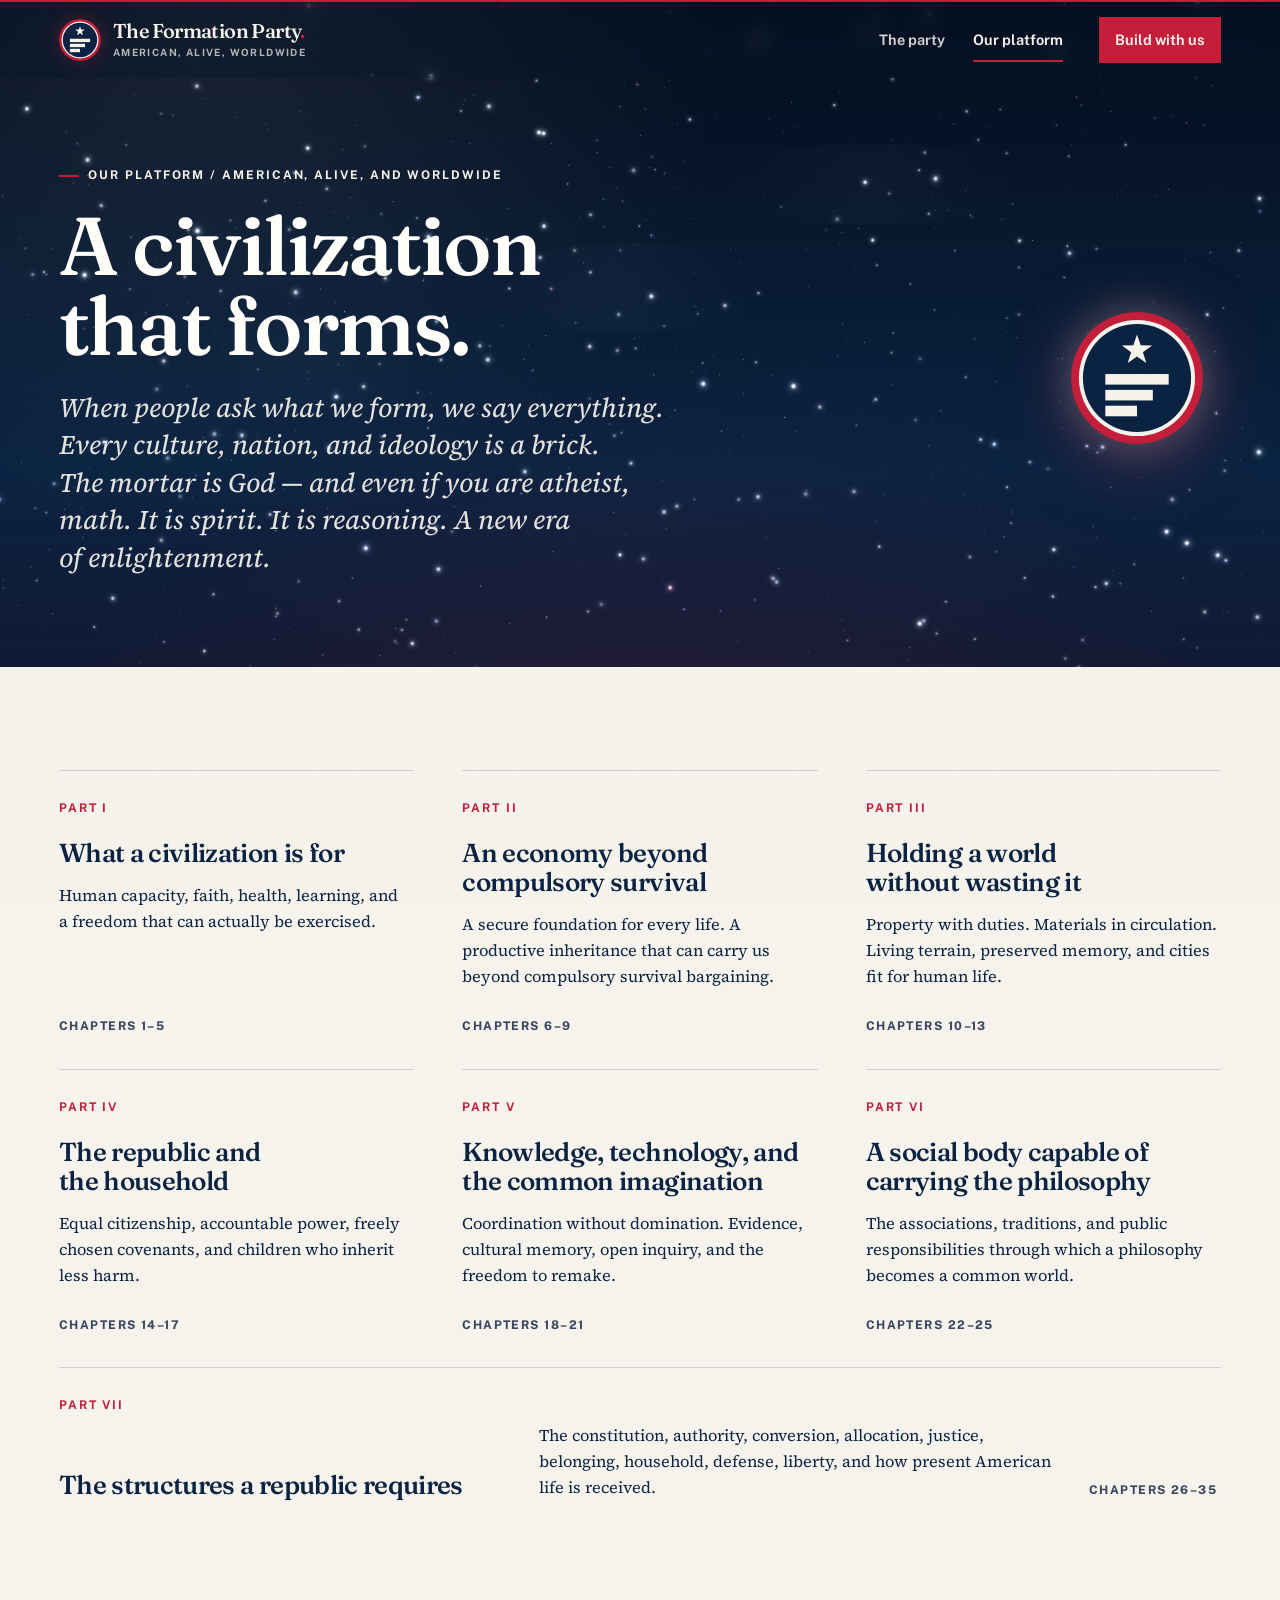
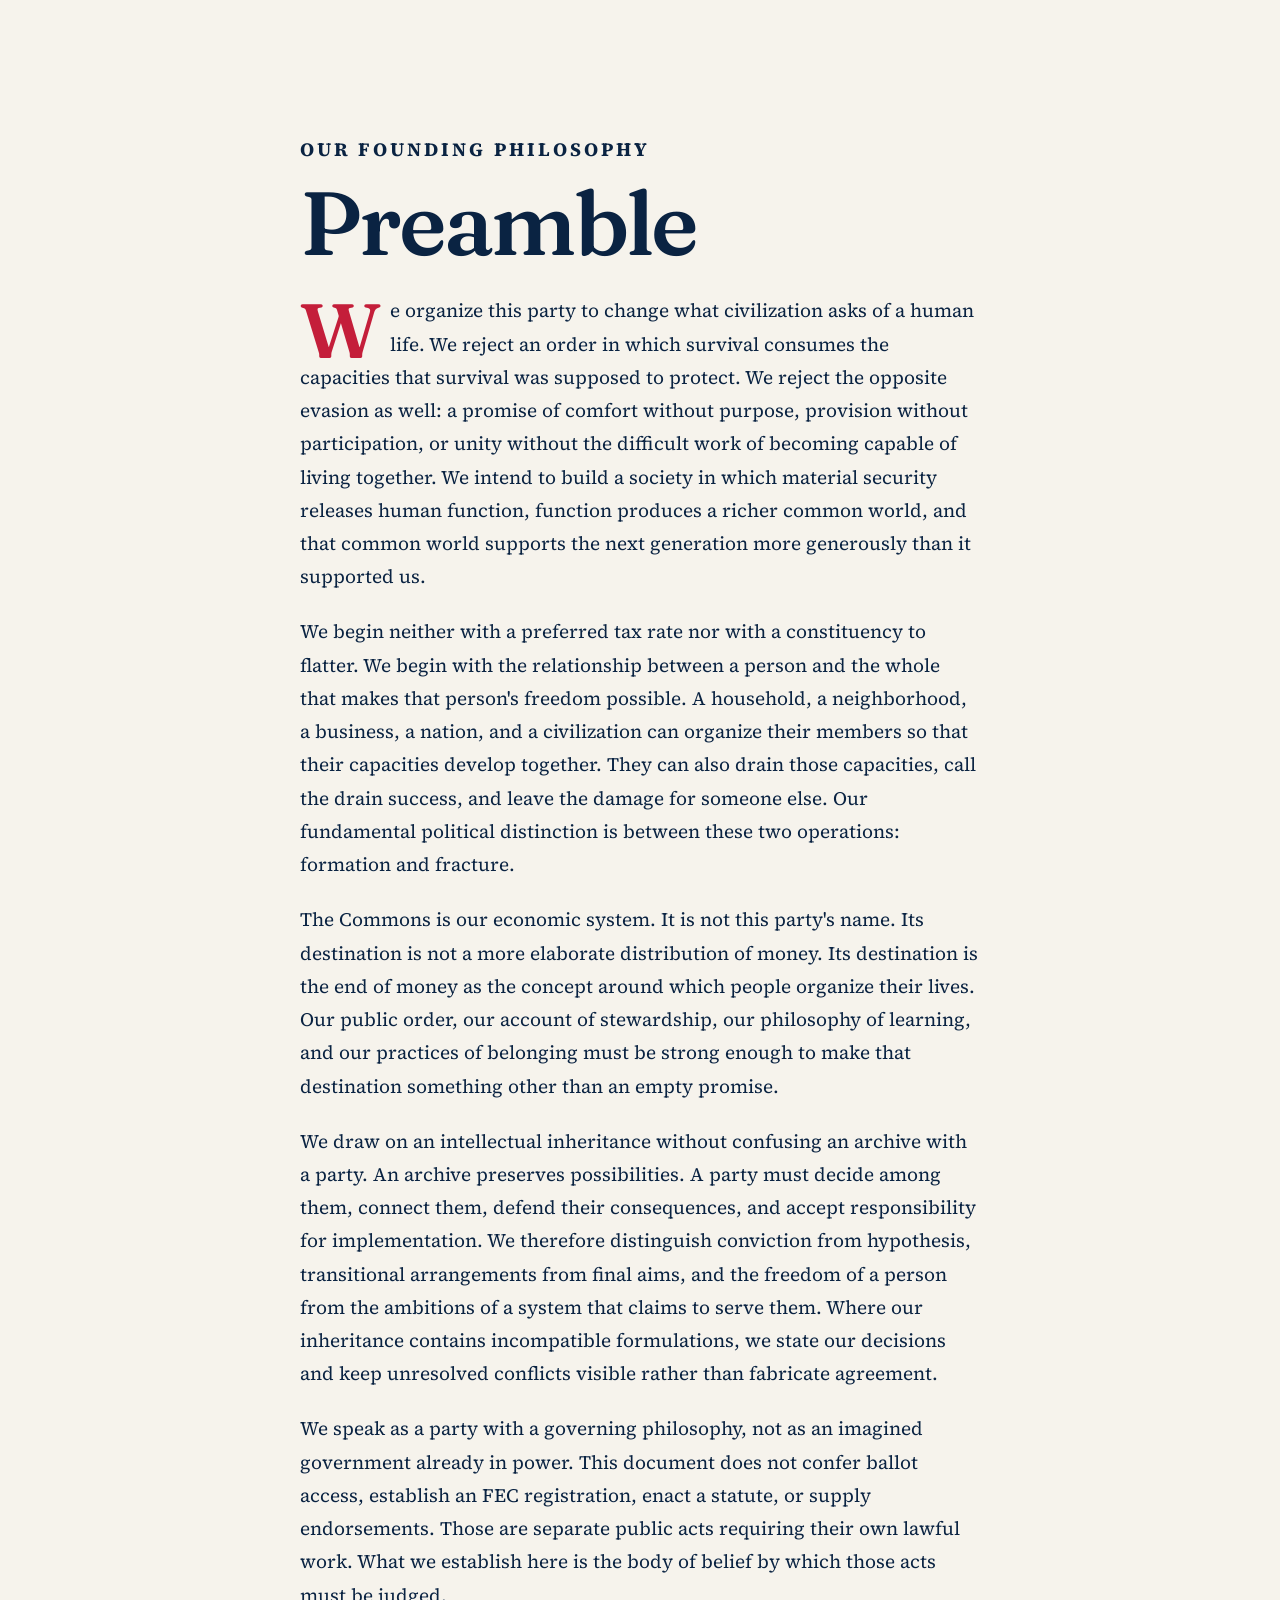
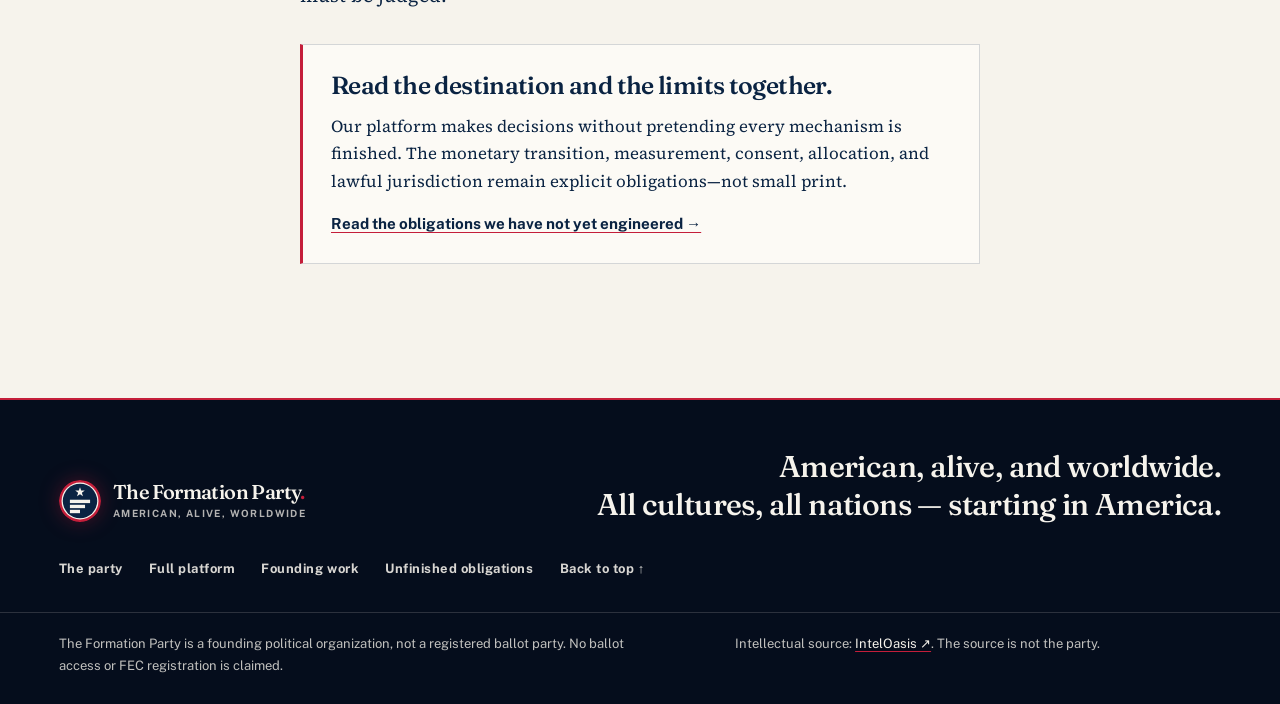
<file: philosophy.html>
<!doctype html>
<html lang="en"><head><meta charset="utf-8"><meta name="viewport" content="width=device-width, initial-scale=1"><title>Our platform | The Formation Party</title><meta name="description" content="When people ask what we form, we say everything. Every culture, nation, and ideology is a brick. The mortar is God — and even if you are atheist, math."><meta name="theme-color" content="#0A2342"><link rel="icon" href="favicon.svg" type="image/svg+xml"><link rel="stylesheet" href="styles.css"><script src="site.js" defer></script><meta property="og:type" content="website"><meta property="og:title" content="Our platform | The Formation Party"><meta property="og:description" content="When people ask what we form, we say everything. Every culture, nation, and ideology is a brick. The mortar is God — and even if you are atheist, math."></head>
<body class="page-platform"><a class="skip-link" href="#main">Skip to content</a><header class="site-header"><div class="header-rule" aria-hidden="true"></div><div class="header-inner"><a class="brand" href="index.html" aria-label="The Formation Party — home"><img class="brand-logo" src="logo.svg" width="42" height="42" alt=""><span class="brand-lockup"><span class="brand-name">The Formation Party<span class="brand-period">.</span></span><span class="brand-tag">American, alive, worldwide</span></span></a><button class="menu-toggle" type="button" aria-expanded="false" aria-controls="main-nav" hidden><span class="menu-label">Menu</span><span class="menu-bars" aria-hidden="true"><i></i><i></i><i></i></span></button><nav id="main-nav" aria-label="Main navigation"><a href="about.html">The party</a><a href="philosophy.html" aria-current="page">Our platform</a><a href="join.html">Build with us</a></nav></div></header><main id="main" tabindex="-1"><section class="page-hero"><div class="seal-stage seal-stage-inline" aria-hidden="true"><img class="identity-seal" src="logo.svg" width="140" height="140" alt=""></div><p class="eyebrow">Our platform / American, alive, and worldwide</p><h1>A civilization<br>that forms.</h1><p class="standfirst">When people ask what we form, we say everything. Every culture, nation, and ideology is a brick. The mortar is God — and even if you are atheist, math. It is spirit. It is reasoning. A new era of enlightenment.</p></section><section class="section"><div class="part-grid"><a class="part-card" href="civilization.html"><span class="eyebrow">Part I</span><h3>What a civilization is for</h3><p>Human capacity, faith, health, learning, and a freedom that can actually be exercised.</p><span class="card-meta">Chapters 1–5</span></a><a class="part-card" href="the-commons.html"><span class="eyebrow">Part II</span><h3>An economy beyond compulsory survival</h3><p>A secure foundation for every life. A productive inheritance that can carry us beyond compulsory survival bargaining.</p><span class="card-meta">Chapters 6–9</span></a><a class="part-card" href="stewardship.html"><span class="eyebrow">Part III</span><h3>Holding a world without wasting it</h3><p>Property with duties. Materials in circulation. Living terrain, preserved memory, and cities fit for human life.</p><span class="card-meta">Chapters 10–13</span></a><a class="part-card" href="republic-and-household.html"><span class="eyebrow">Part IV</span><h3>The republic and the household</h3><p>Equal citizenship, accountable power, freely chosen covenants, and children who inherit less harm.</p><span class="card-meta">Chapters 14–17</span></a><a class="part-card" href="knowledge-and-technology.html"><span class="eyebrow">Part V</span><h3>Knowledge, technology, and the common imagination</h3><p>Coordination without domination. Evidence, cultural memory, open inquiry, and the freedom to remake.</p><span class="card-meta">Chapters 18–21</span></a><a class="part-card" href="common-life.html"><span class="eyebrow">Part VI</span><h3>A social body capable of carrying the philosophy</h3><p>The associations, traditions, and public responsibilities through which a philosophy becomes a common world.</p><span class="card-meta">Chapters 22–25</span></a><a class="part-card" href="structures.html"><span class="eyebrow">Part VII</span><h3>The structures a republic requires</h3><p>The constitution, authority, conversion, allocation, justice, belonging, household, defense, liberty, and how present American life is received.</p><span class="card-meta">Chapters 26–35</span></a></div></section><section class="section paper manuscript"><div class="reading"><p class="eyebrow">Our founding philosophy</p><h2>Preamble</h2><p>We organize this party to change what civilization asks of a human life. We reject an order in which survival consumes the capacities that survival was supposed to protect. We reject the opposite evasion as well: a promise of comfort without purpose, provision without participation, or unity without the difficult work of becoming capable of living together. We intend to build a society in which material security releases human function, function produces a richer common world, and that common world supports the next generation more generously than it supported us.</p>
<p>We begin neither with a preferred tax rate nor with a constituency to flatter. We begin with the relationship between a person and the whole that makes that person's freedom possible. A household, a neighborhood, a business, a nation, and a civilization can organize their members so that their capacities develop together. They can also drain those capacities, call the drain success, and leave the damage for someone else. Our fundamental political distinction is between these two operations: formation and fracture.</p>
<p>The Commons is our economic system. It is not this party's name. Its destination is not a more elaborate distribution of money. Its destination is the end of money as the concept around which people organize their lives. Our public order, our account of stewardship, our philosophy of learning, and our practices of belonging must be strong enough to make that destination something other than an empty promise.</p>
<p>We draw on an intellectual inheritance without confusing an archive with a party. An archive preserves possibilities. A party must decide among them, connect them, defend their consequences, and accept responsibility for implementation. We therefore distinguish conviction from hypothesis, transitional arrangements from final aims, and the freedom of a person from the ambitions of a system that claims to serve them. Where our inheritance contains incompatible formulations, we state our decisions and keep unresolved conflicts visible rather than fabricate agreement.</p>
<p>We speak as a party with a governing philosophy, not as an imagined government already in power. This document does not confer ballot access, establish an FEC registration, enact a statute, or supply endorsements. Those are separate public acts requiring their own lawful work. What we establish here is the body of belief by which those acts must be judged.</p><div class="note"><h3>Read the destination and the limits together.</h3><p>Our platform makes decisions without pretending every mechanism is finished. The monetary transition, measurement, consent, allocation, and lawful jurisdiction remain explicit obligations—not small print.</p><a href="common-life.html#unfinished-obligations">Read the obligations we have not yet engineered →</a></div></div></section></main>
<footer class="site-footer"><div class="footer-top"><a class="brand" href="index.html"><img class="brand-logo" src="logo.svg" width="42" height="42" alt=""><span class="brand-lockup"><span class="brand-name">The Formation Party<span class="brand-period">.</span></span><span class="brand-tag">American, alive, worldwide</span></span></a><p>American, alive, and worldwide.<br>All cultures, all nations — starting in America.</p></div><div class="footer-links"><a href="about.html">The party</a><a href="philosophy.html">Full platform</a><a href="join.html">Founding work</a><a href="common-life.html#unfinished-obligations">Unfinished obligations</a><a href="#main">Back to top ↑</a></div><div class="footer-bottom"><p>The Formation Party is a founding political organization, not a registered ballot party. No ballot access or FEC registration is claimed.</p><p>Intellectual source: <a href="https://inteloasis.com/" rel="noopener">IntelOasis ↗</a>. The source is not the party.</p></div></footer></body></html>
</file>
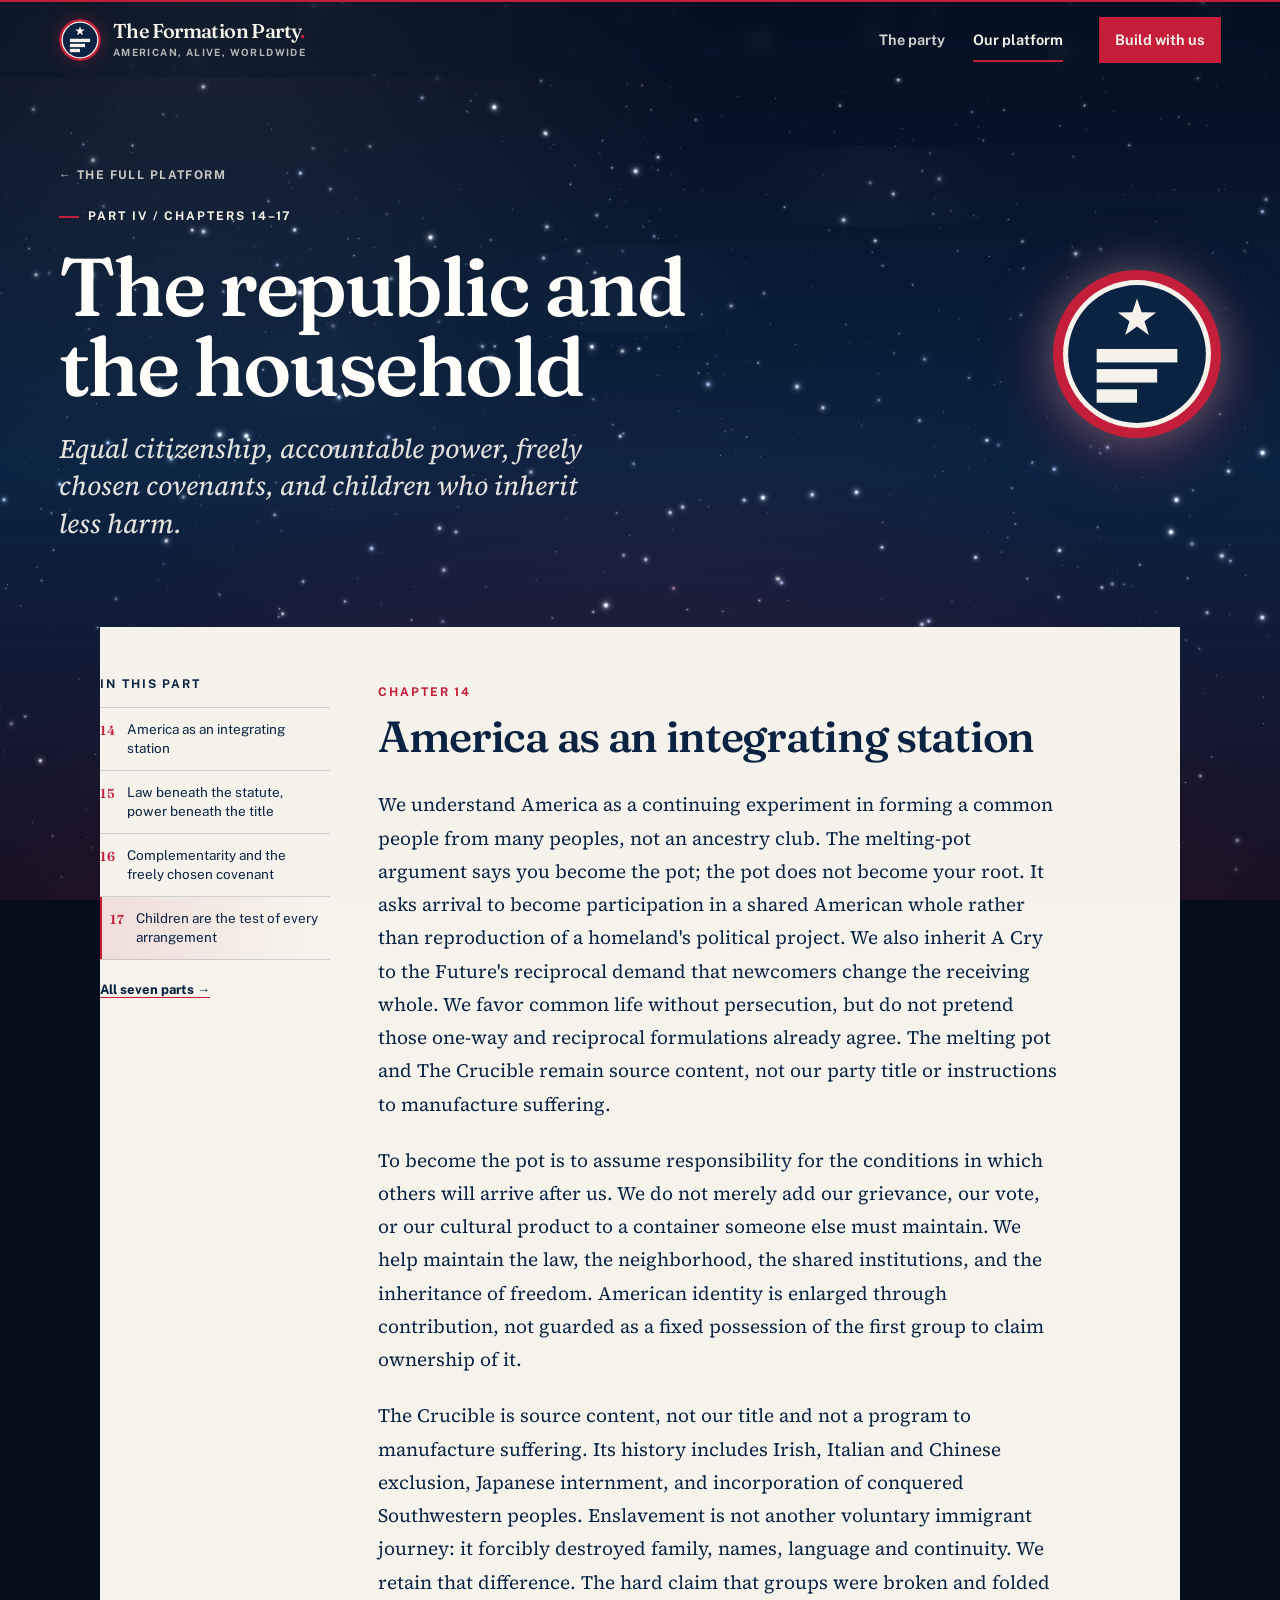
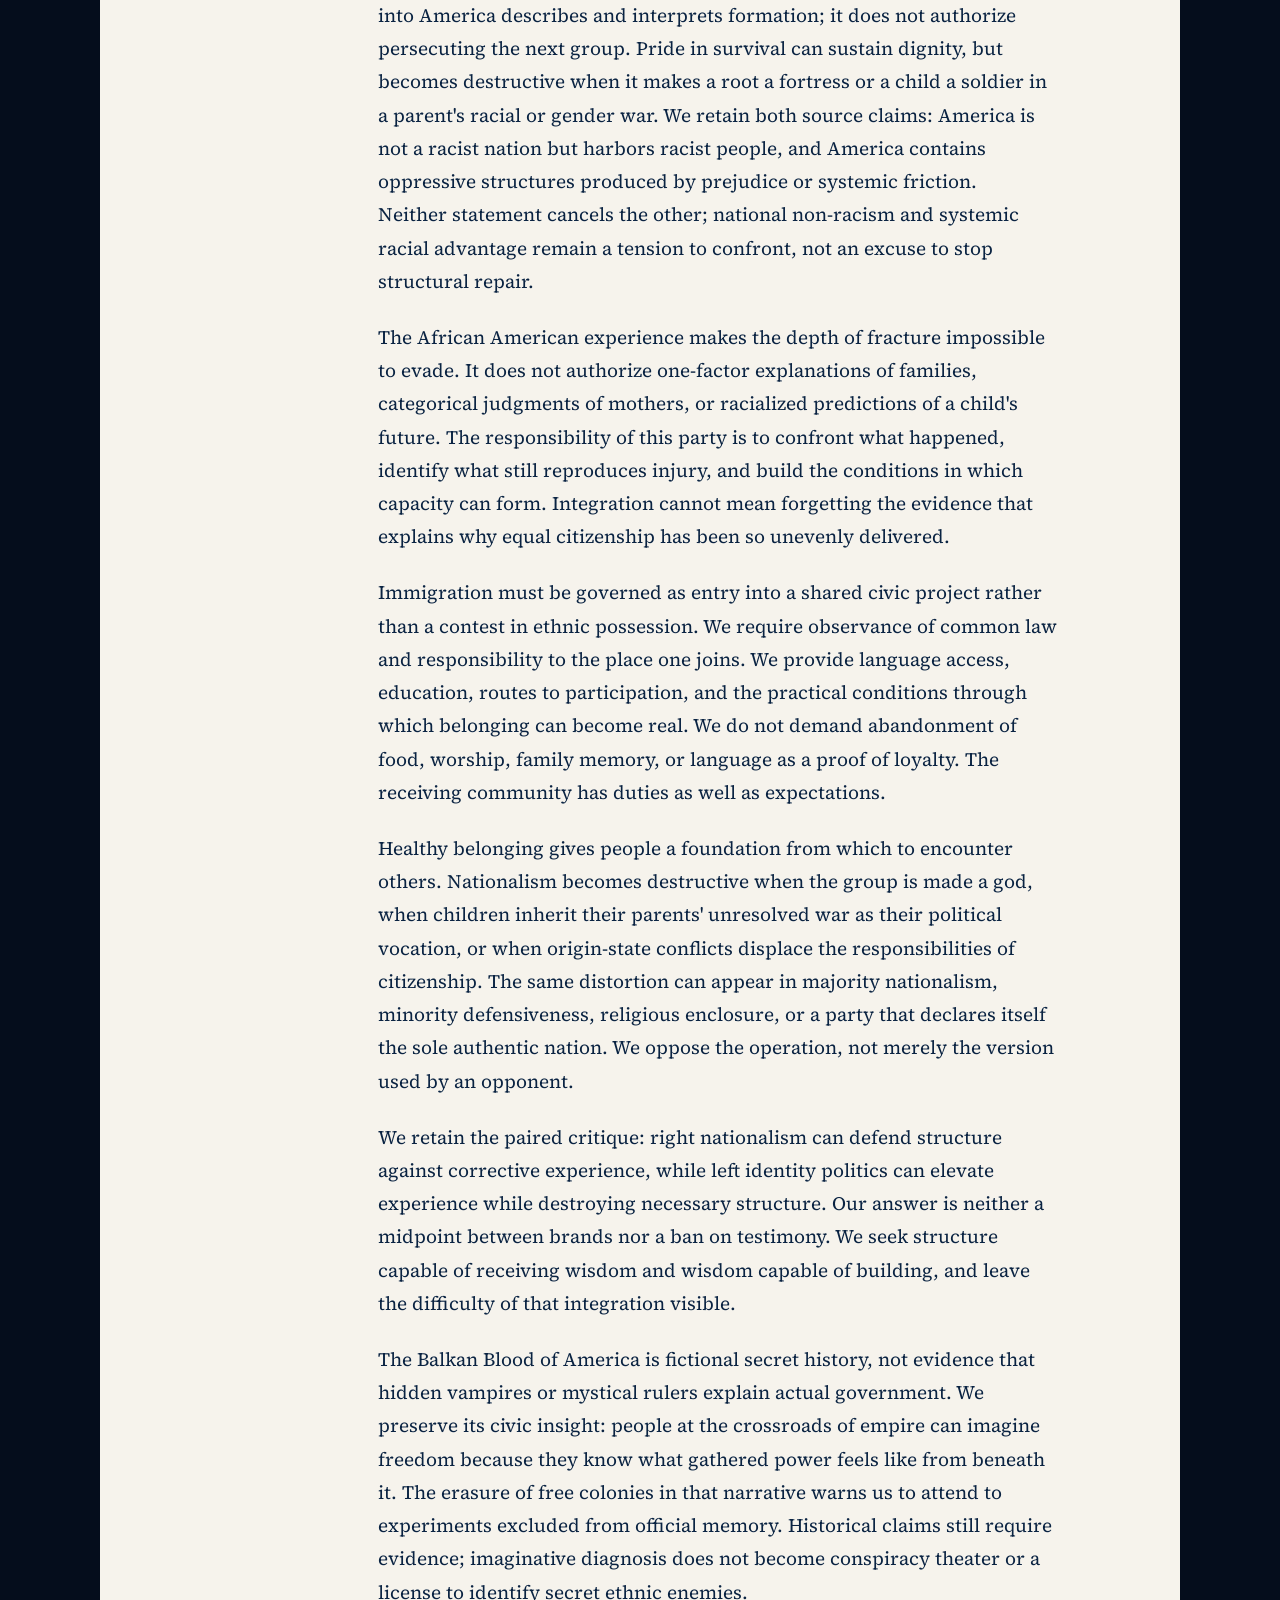
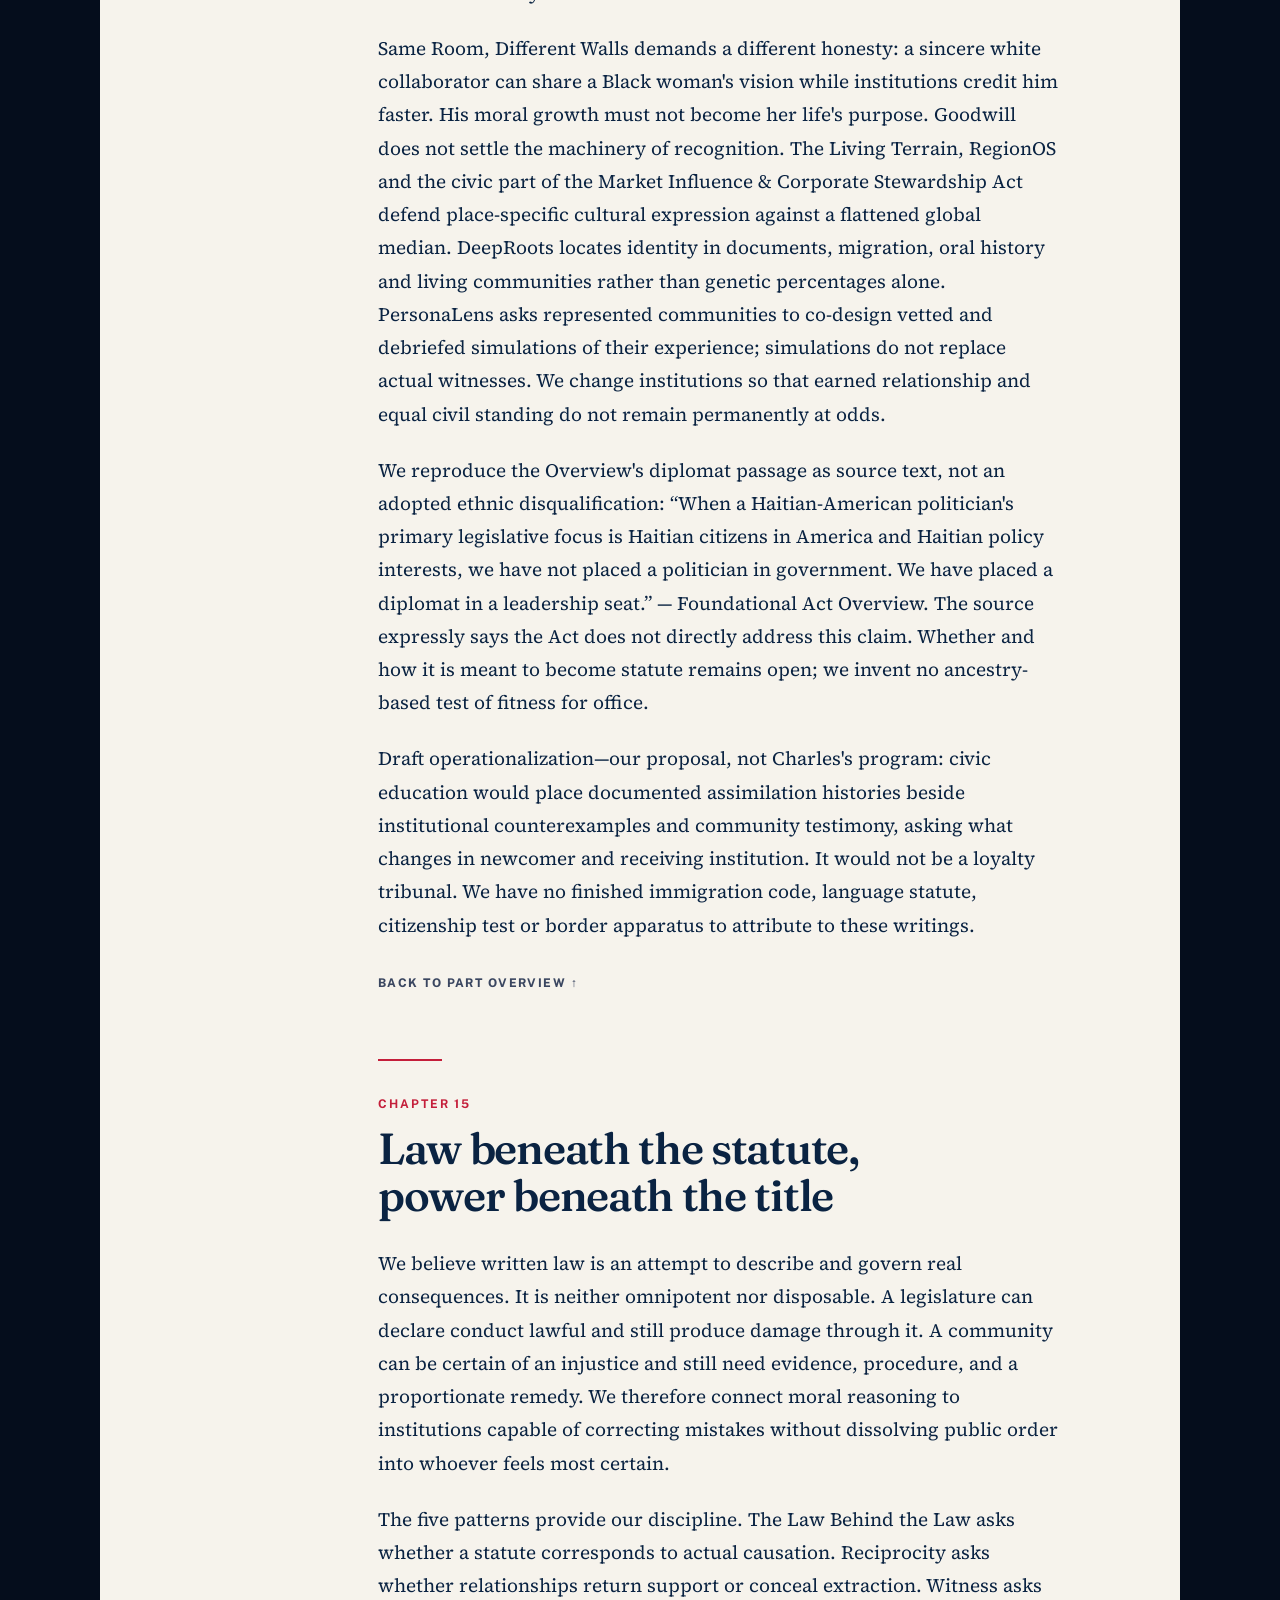
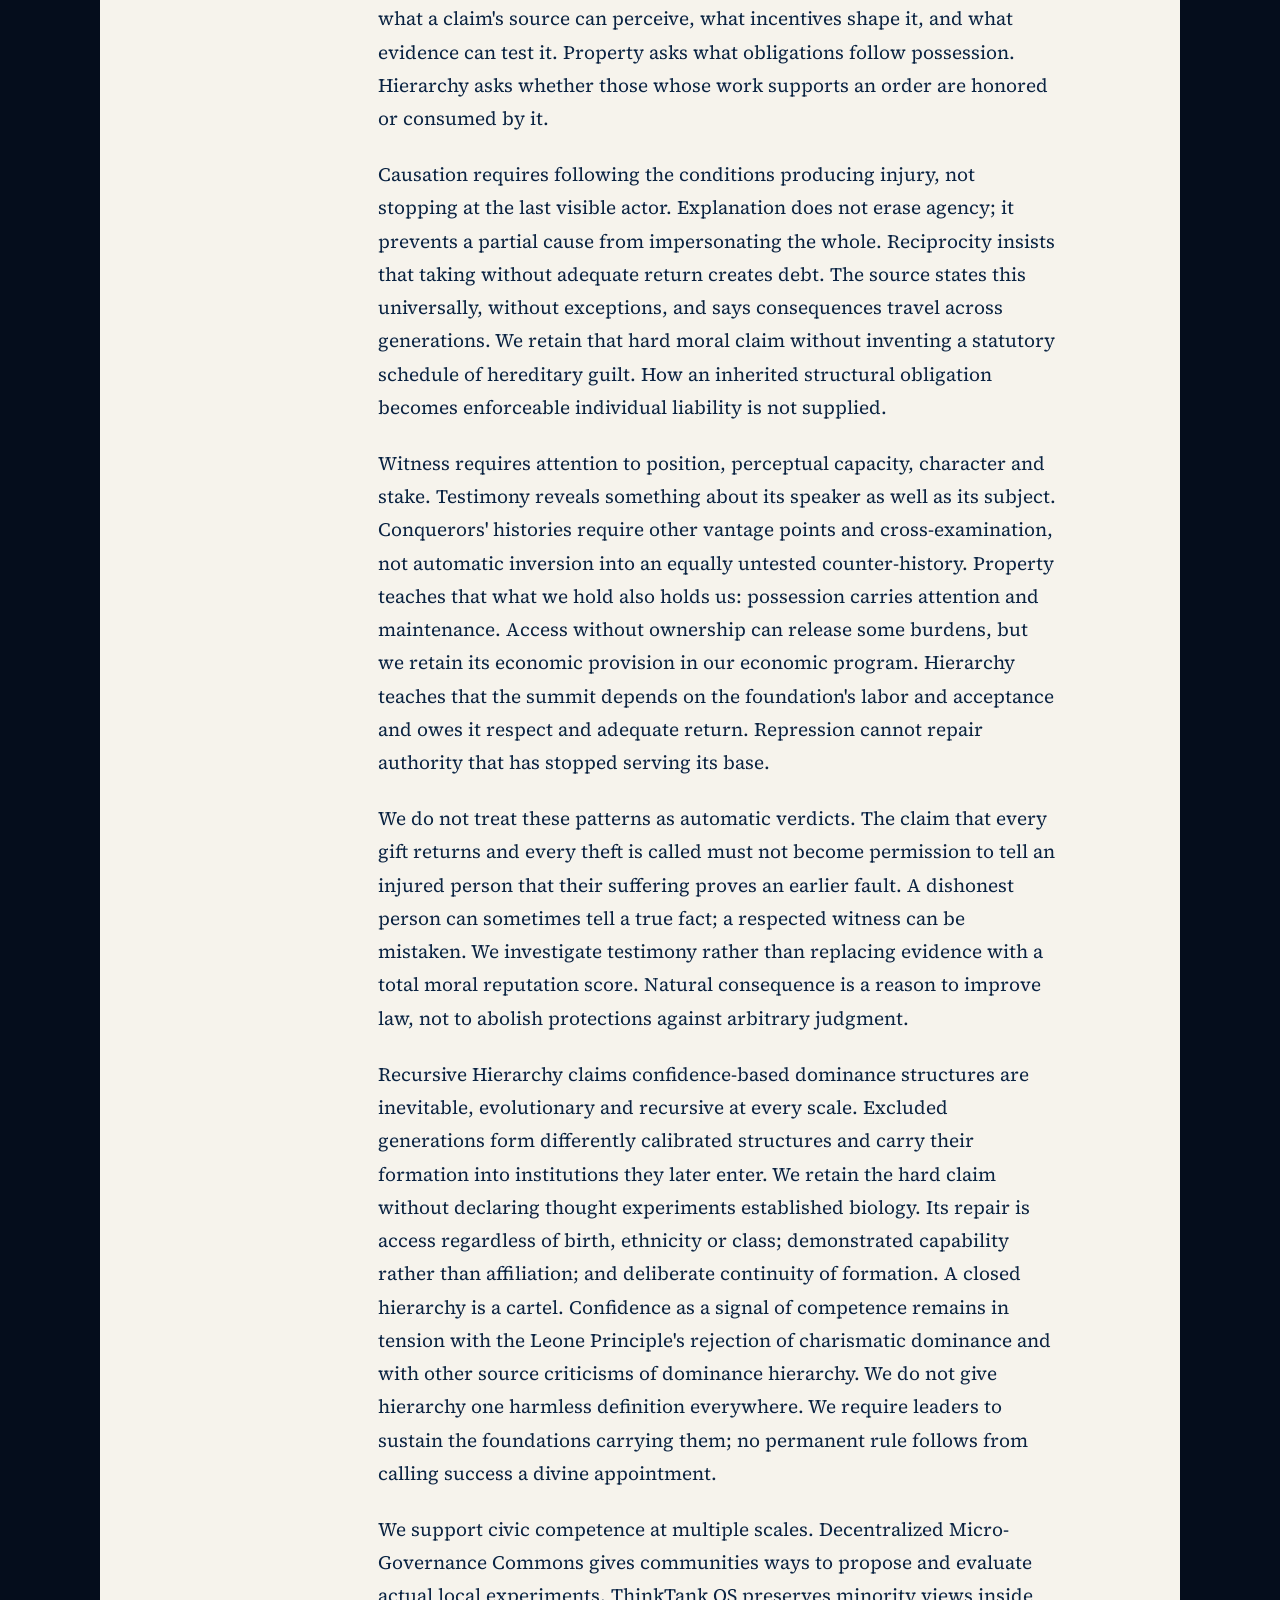
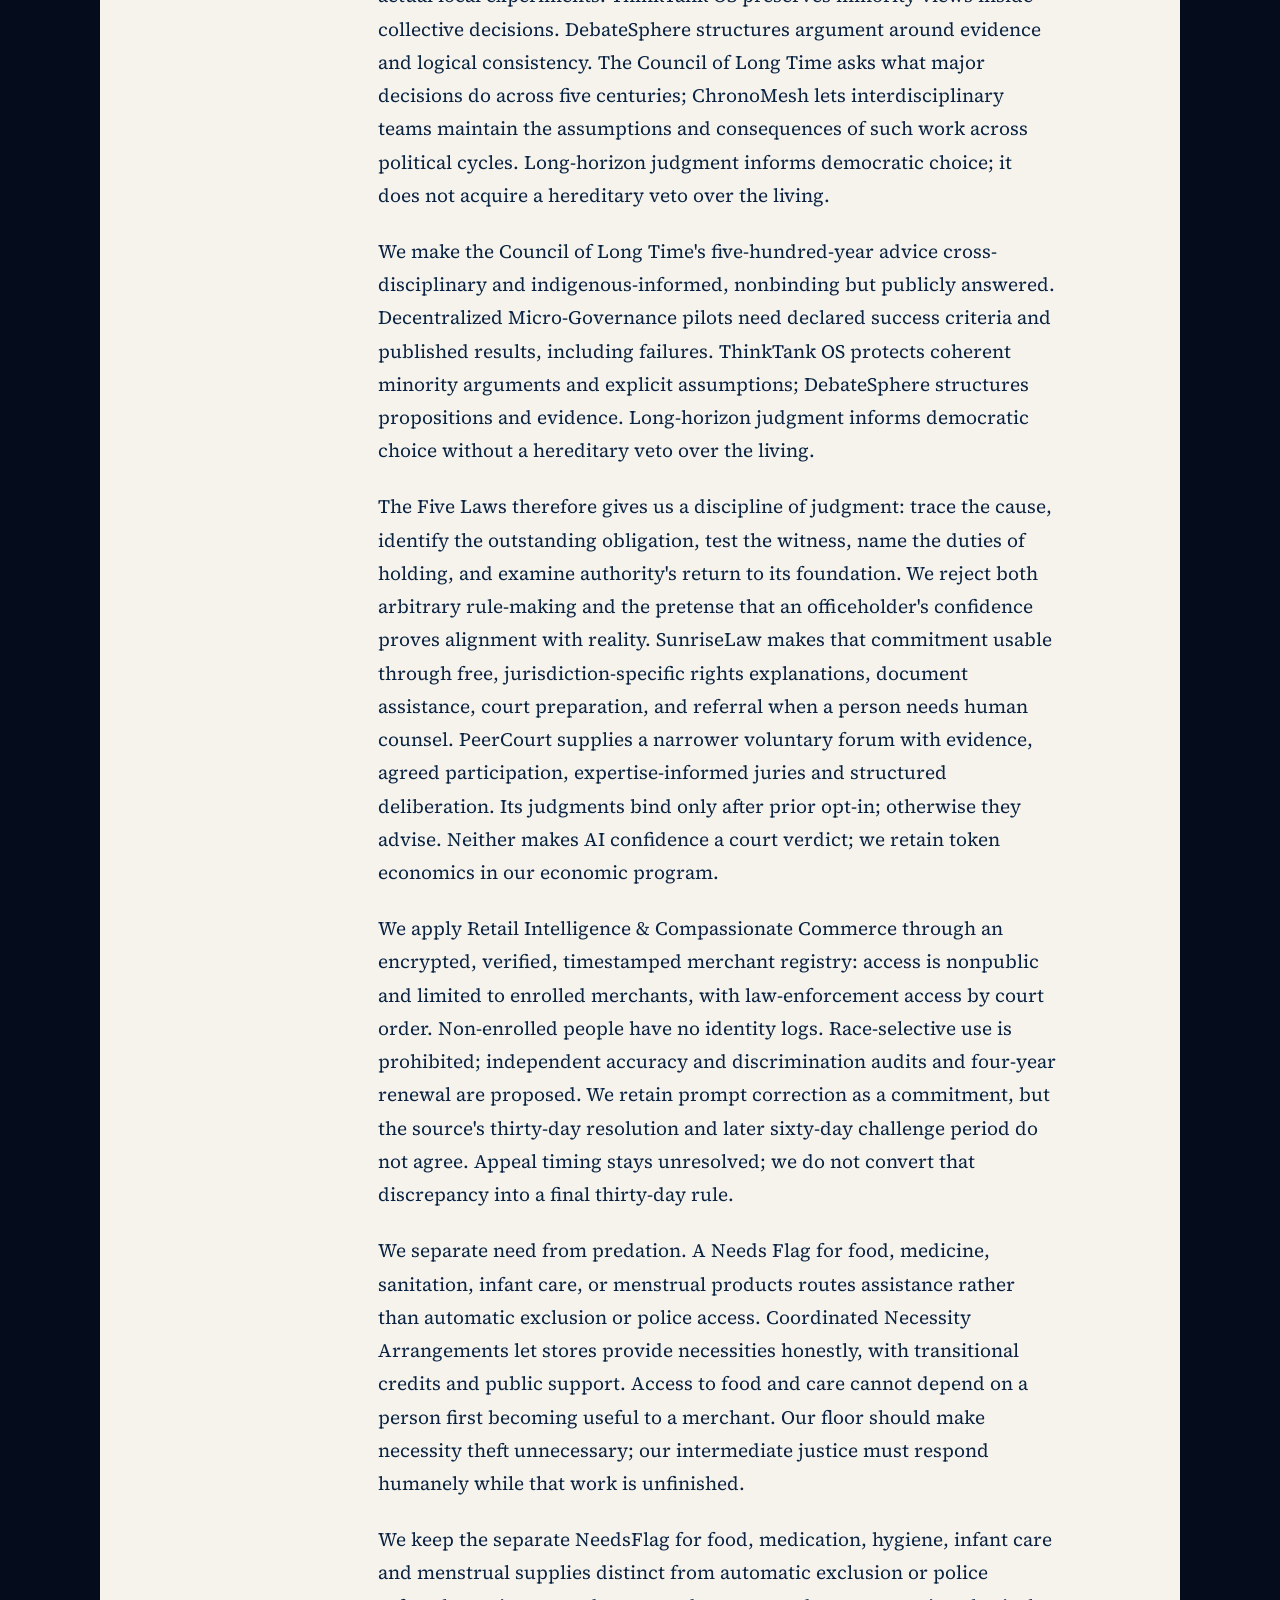
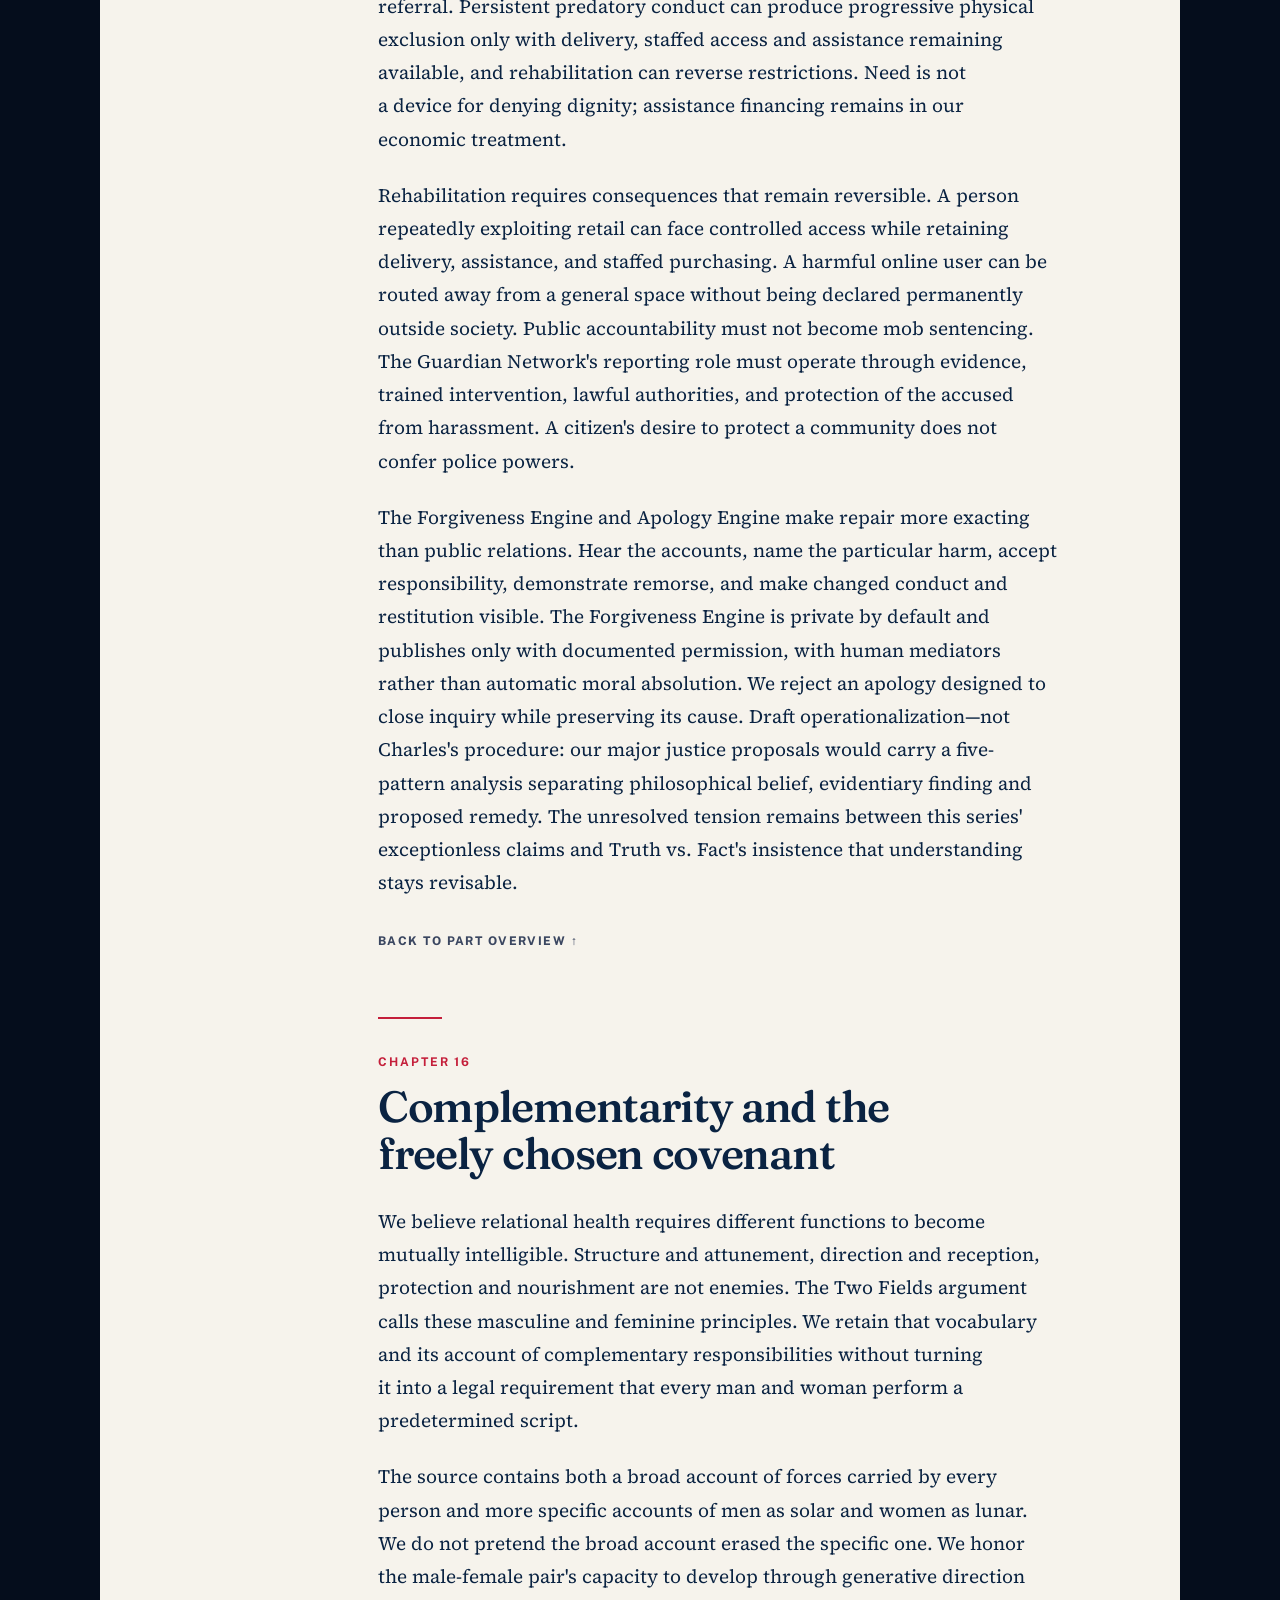
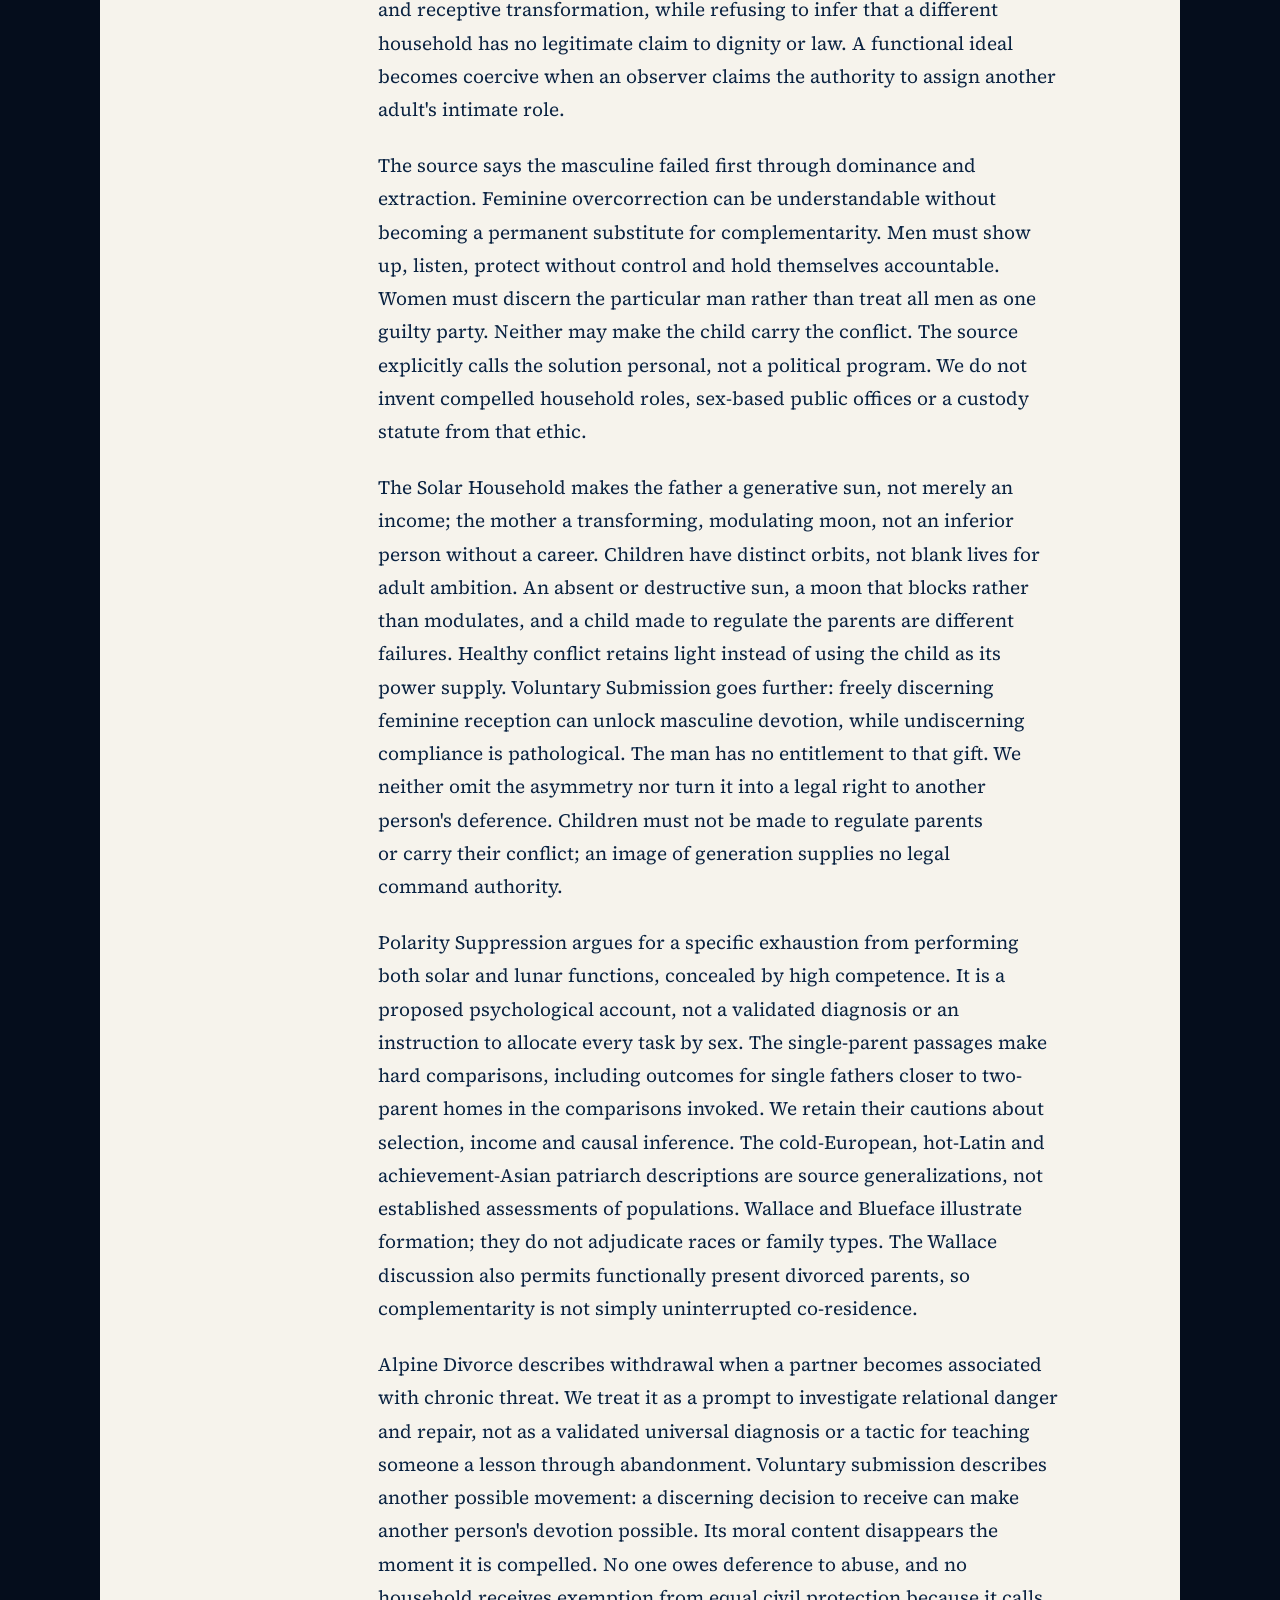
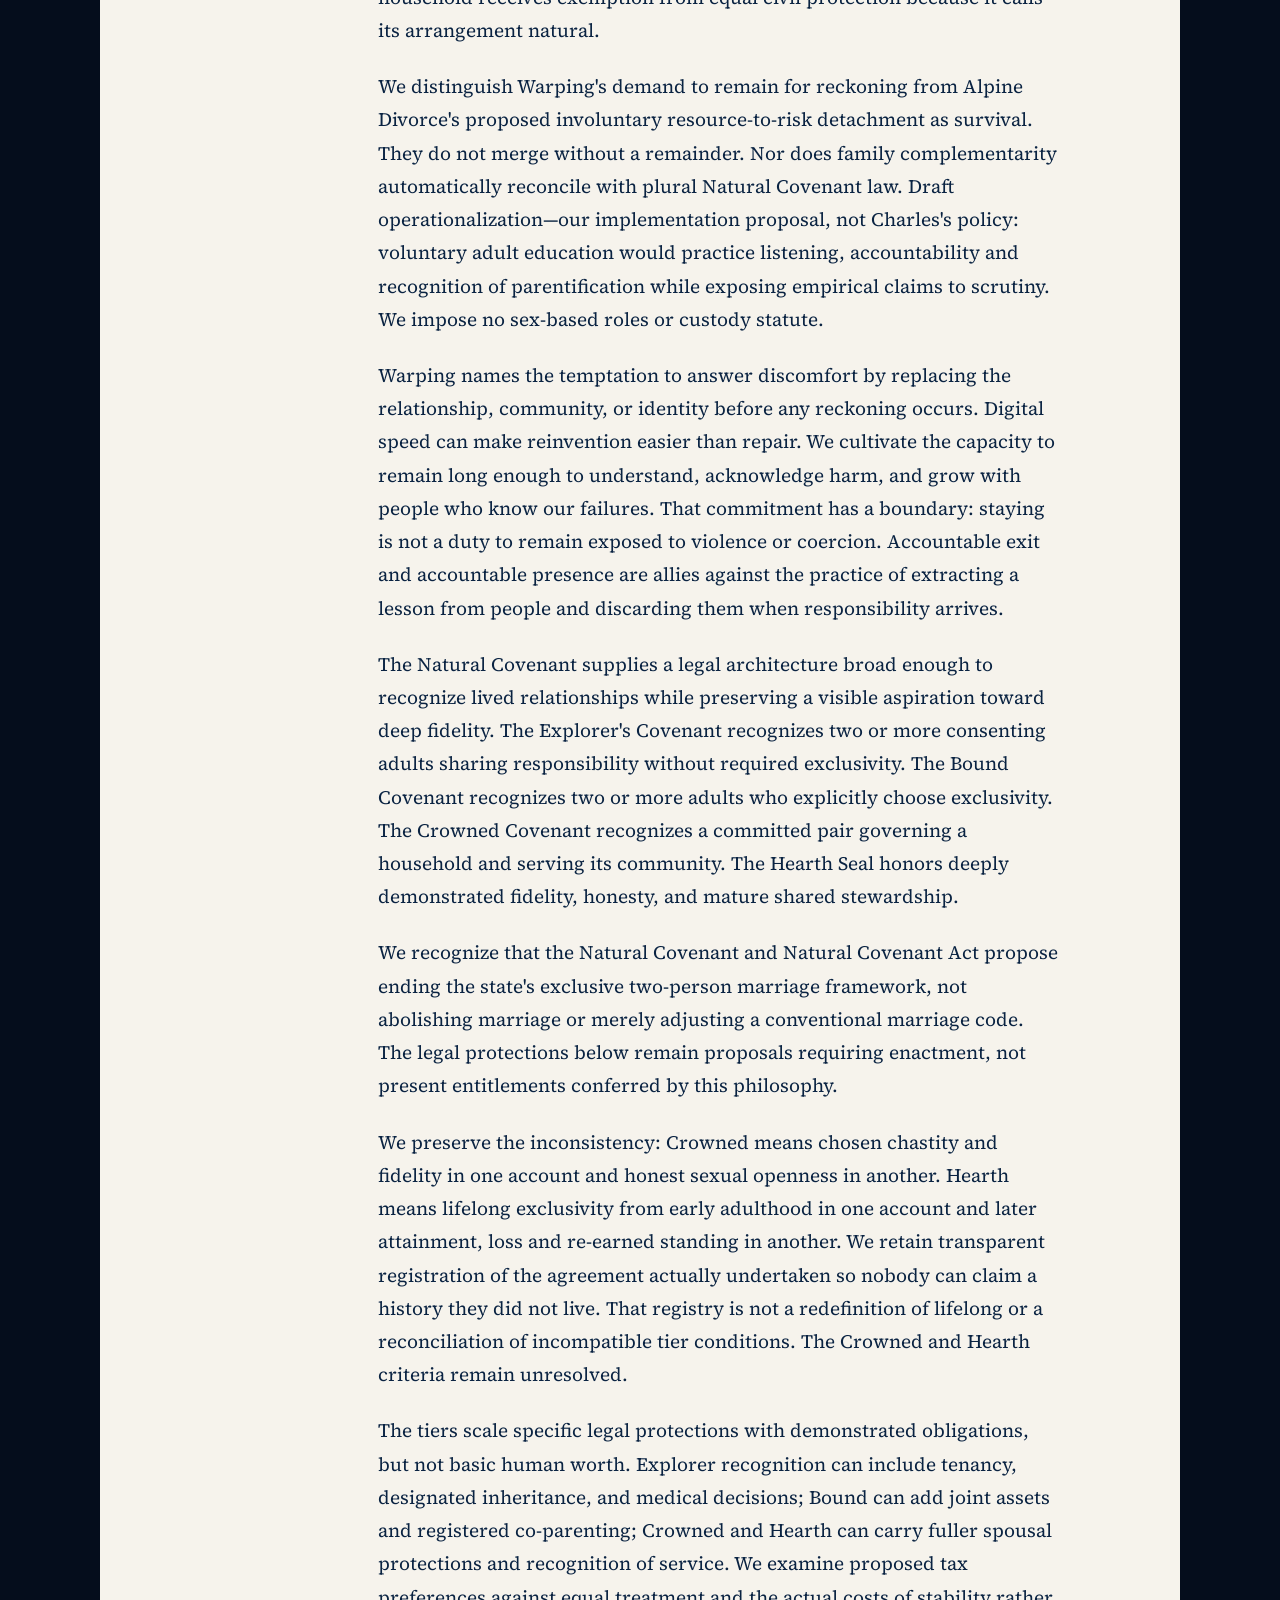
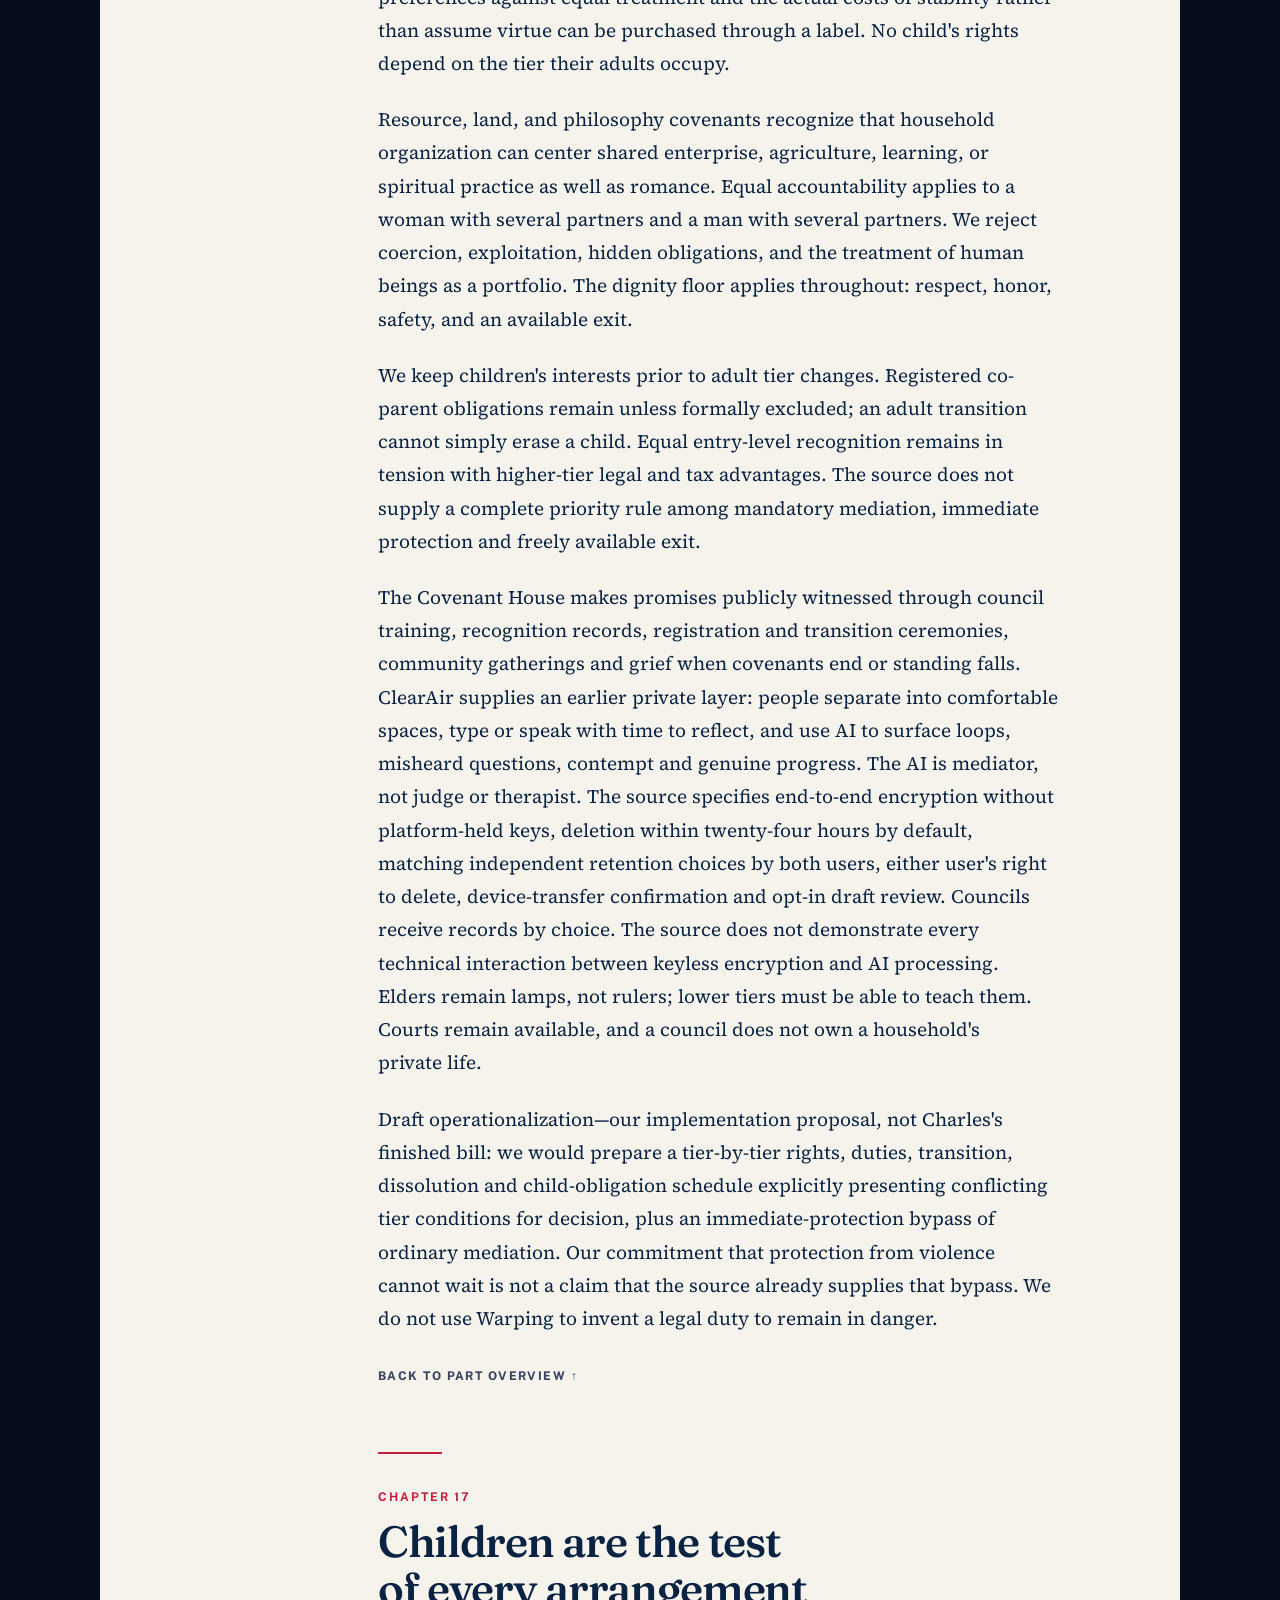
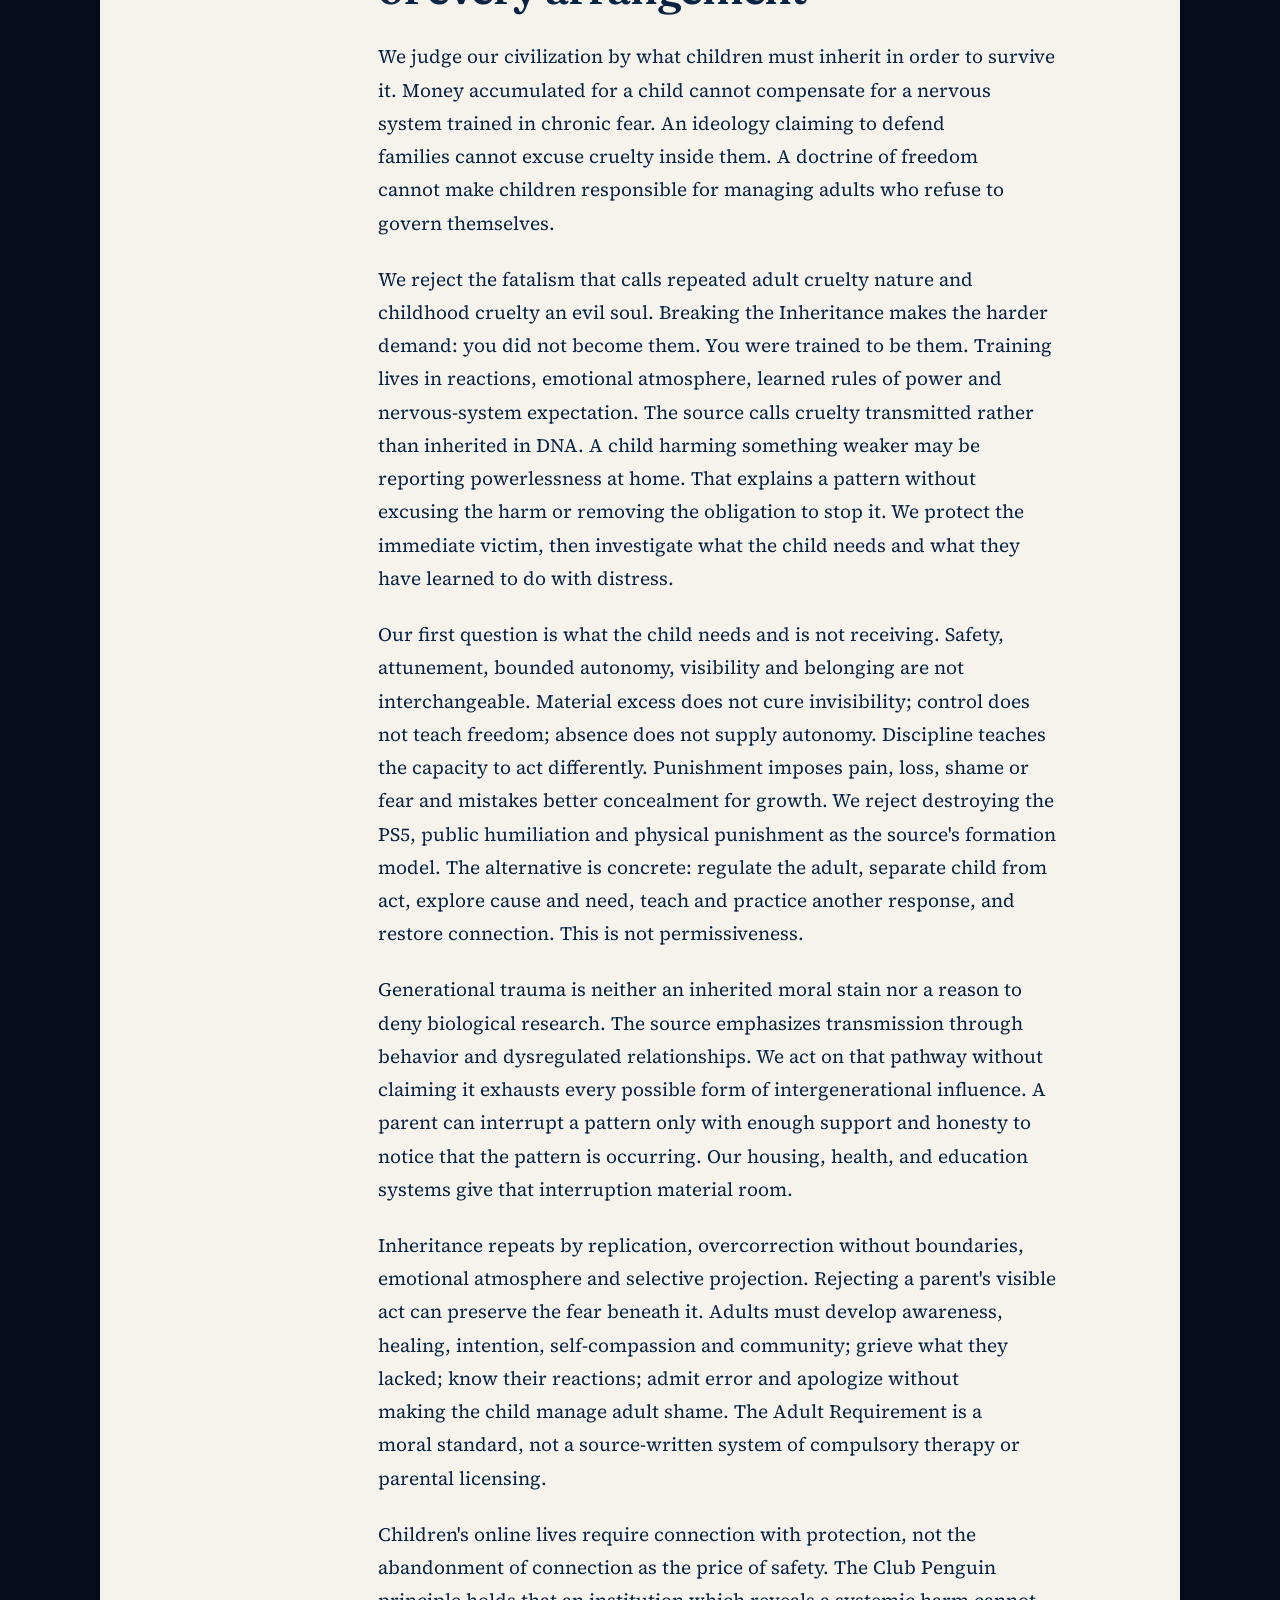
<file: republic-and-household.html>
<!doctype html>
<html lang="en"><head><meta charset="utf-8"><meta name="viewport" content="width=device-width, initial-scale=1"><title>The republic and the household | The Formation Party</title><meta name="description" content="Equal citizenship, accountable power, freely chosen covenants, and children who inherit less harm."><meta name="theme-color" content="#0A2342"><link rel="icon" href="favicon.svg" type="image/svg+xml"><link rel="stylesheet" href="styles.css"><script src="site.js" defer></script><meta property="og:type" content="website"><meta property="og:title" content="The republic and the household | The Formation Party"><meta property="og:description" content="Equal citizenship, accountable power, freely chosen covenants, and children who inherit less harm."></head>
<body class="page-part"><a class="skip-link" href="#main">Skip to content</a><header class="site-header"><div class="header-rule" aria-hidden="true"></div><div class="header-inner"><a class="brand" href="index.html" aria-label="The Formation Party — home"><img class="brand-logo" src="logo.svg" width="42" height="42" alt=""><span class="brand-lockup"><span class="brand-name">The Formation Party<span class="brand-period">.</span></span><span class="brand-tag">American, alive, worldwide</span></span></a><button class="menu-toggle" type="button" aria-expanded="false" aria-controls="main-nav" hidden><span class="menu-label">Menu</span><span class="menu-bars" aria-hidden="true"><i></i><i></i><i></i></span></button><nav id="main-nav" aria-label="Main navigation"><a href="about.html">The party</a><a href="philosophy.html" aria-current="page">Our platform</a><a href="join.html">Build with us</a></nav></div></header><main id="main" tabindex="-1"><section class="part-hero"><a class="breadcrumb" href="philosophy.html">← The full platform</a><p class="eyebrow">Part IV / Chapters 14–17</p><h1>The republic and the household</h1><p class="standfirst">Equal citizenship, accountable power, freely chosen covenants, and children who inherit less harm.</p></section><div class="chapter-layout"><aside class="chapter-nav"><p class="eyebrow">In this part</p><nav aria-label="Chapters in this part"><a href="#chapter-14"><span>14</span>America as an integrating station</a><a href="#chapter-15"><span>15</span>Law beneath the statute, power beneath the title</a><a href="#chapter-16"><span>16</span>Complementarity and the freely chosen covenant</a><a href="#chapter-17"><span>17</span>Children are the test of every arrangement</a></nav><a class="all-parts" href="philosophy.html">All seven parts →</a></aside><div class="chapters"><article class="chapter" id="chapter-14"><p class="eyebrow">Chapter 14</p><h2>America as an integrating station</h2><p>We understand America as a continuing experiment in forming a common people from many peoples, not an ancestry club. The melting-pot argument says you become the pot; the pot does not become your root. It asks arrival to become participation in a shared American whole rather than reproduction of a homeland's political project. We also inherit A Cry to the Future's reciprocal demand that newcomers change the receiving whole. We favor common life without persecution, but do not pretend those one-way and reciprocal formulations already agree. The melting pot and The Crucible remain source content, not our party title or instructions to manufacture suffering.</p>
<p>To become the pot is to assume responsibility for the conditions in which others will arrive after us. We do not merely add our grievance, our vote, or our cultural product to a container someone else must maintain. We help maintain the law, the neighborhood, the shared institutions, and the inheritance of freedom. American identity is enlarged through contribution, not guarded as a fixed possession of the first group to claim ownership of it.</p>
<p>The Crucible is source content, not our title and not a program to manufacture suffering. Its history includes Irish, Italian and Chinese exclusion, Japanese internment, and incorporation of conquered Southwestern peoples. Enslavement is not another voluntary immigrant journey: it forcibly destroyed family, names, language and continuity. We retain that difference. The hard claim that groups were broken and folded into America describes and interprets formation; it does not authorize persecuting the next group. Pride in survival can sustain dignity, but becomes destructive when it makes a root a fortress or a child a soldier in a parent's racial or gender war. We retain both source claims: America is not a racist nation but harbors racist people, and America contains oppressive structures produced by prejudice or systemic friction. Neither statement cancels the other; national non-racism and systemic racial advantage remain a tension to confront, not an excuse to stop structural repair.</p>
<p>The African American experience makes the depth of fracture impossible to evade. It does not authorize one-factor explanations of families, categorical judgments of mothers, or racialized predictions of a child's future. The responsibility of this party is to confront what happened, identify what still reproduces injury, and build the conditions in which capacity can form. Integration cannot mean forgetting the evidence that explains why equal citizenship has been so unevenly delivered.</p>
<p>Immigration must be governed as entry into a shared civic project rather than a contest in ethnic possession. We require observance of common law and responsibility to the place one joins. We provide language access, education, routes to participation, and the practical conditions through which belonging can become real. We do not demand abandonment of food, worship, family memory, or language as a proof of loyalty. The receiving community has duties as well as expectations.</p>
<p>Healthy belonging gives people a foundation from which to encounter others. Nationalism becomes destructive when the group is made a god, when children inherit their parents' unresolved war as their political vocation, or when origin-state conflicts displace the responsibilities of citizenship. The same distortion can appear in majority nationalism, minority defensiveness, religious enclosure, or a party that declares itself the sole authentic nation. We oppose the operation, not merely the version used by an opponent.</p>
<p>We retain the paired critique: right nationalism can defend structure against corrective experience, while left identity politics can elevate experience while destroying necessary structure. Our answer is neither a midpoint between brands nor a ban on testimony. We seek structure capable of receiving wisdom and wisdom capable of building, and leave the difficulty of that integration visible.</p>
<p>The Balkan Blood of America is fictional secret history, not evidence that hidden vampires or mystical rulers explain actual government. We preserve its civic insight: people at the crossroads of empire can imagine freedom because they know what gathered power feels like from beneath it. The erasure of free colonies in that narrative warns us to attend to experiments excluded from official memory. Historical claims still require evidence; imaginative diagnosis does not become conspiracy theater or a license to identify secret ethnic enemies.</p>
<p>Same Room, Different Walls demands a different honesty: a sincere white collaborator can share a Black woman's vision while institutions credit him faster. His moral growth must not become her life's purpose. Goodwill does not settle the machinery of recognition. The Living Terrain, RegionOS and the civic part of the Market Influence &amp; Corporate Stewardship Act defend place-specific cultural expression against a flattened global median. DeepRoots locates identity in documents, migration, oral history and living communities rather than genetic percentages alone. PersonaLens asks represented communities to co-design vetted and debriefed simulations of their experience; simulations do not replace actual witnesses. We change institutions so that earned relationship and equal civil standing do not remain permanently at odds.</p>
<p>We reproduce the Overview's diplomat passage as source text, not an adopted ethnic disqualification: “When a Haitian-American politician's primary legislative focus is Haitian citizens in America and Haitian policy interests, we have not placed a politician in government. We have placed a diplomat in a leadership seat.” — Foundational Act Overview. The source expressly says the Act does not directly address this claim. Whether and how it is meant to become statute remains open; we invent no ancestry-based test of fitness for office.</p>
<p>Draft operationalization—our proposal, not Charles's program: civic education would place documented assimilation histories beside institutional counterexamples and community testimony, asking what changes in newcomer and receiving institution. It would not be a loyalty tribunal. We have no finished immigration code, language statute, citizenship test or border apparatus to attribute to these writings.</p><a class="chapter-top" href="#main">Back to part overview ↑</a></article><article class="chapter" id="chapter-15"><p class="eyebrow">Chapter 15</p><h2>Law beneath the statute, power beneath the title</h2><p>We believe written law is an attempt to describe and govern real consequences. It is neither omnipotent nor disposable. A legislature can declare conduct lawful and still produce damage through it. A community can be certain of an injustice and still need evidence, procedure, and a proportionate remedy. We therefore connect moral reasoning to institutions capable of correcting mistakes without dissolving public order into whoever feels most certain.</p>
<p>The five patterns provide our discipline. The Law Behind the Law asks whether a statute corresponds to actual causation. Reciprocity asks whether relationships return support or conceal extraction. Witness asks what a claim's source can perceive, what incentives shape it, and what evidence can test it. Property asks what obligations follow possession. Hierarchy asks whether those whose work supports an order are honored or consumed by it.</p>
<p>Causation requires following the conditions producing injury, not stopping at the last visible actor. Explanation does not erase agency; it prevents a partial cause from impersonating the whole. Reciprocity insists that taking without adequate return creates debt. The source states this universally, without exceptions, and says consequences travel across generations. We retain that hard moral claim without inventing a statutory schedule of hereditary guilt. How an inherited structural obligation becomes enforceable individual liability is not supplied.</p>
<p>Witness requires attention to position, perceptual capacity, character and stake. Testimony reveals something about its speaker as well as its subject. Conquerors' histories require other vantage points and cross-examination, not automatic inversion into an equally untested counter-history. Property teaches that what we hold also holds us: possession carries attention and maintenance. Access without ownership can release some burdens, but we retain its economic provision in our economic program. Hierarchy teaches that the summit depends on the foundation's labor and acceptance and owes it respect and adequate return. Repression cannot repair authority that has stopped serving its base.</p>
<p>We do not treat these patterns as automatic verdicts. The claim that every gift returns and every theft is called must not become permission to tell an injured person that their suffering proves an earlier fault. A dishonest person can sometimes tell a true fact; a respected witness can be mistaken. We investigate testimony rather than replacing evidence with a total moral reputation score. Natural consequence is a reason to improve law, not to abolish protections against arbitrary judgment.</p>
<p>Recursive Hierarchy claims confidence-based dominance structures are inevitable, evolutionary and recursive at every scale. Excluded generations form differently calibrated structures and carry their formation into institutions they later enter. We retain the hard claim without declaring thought experiments established biology. Its repair is access regardless of birth, ethnicity or class; demonstrated capability rather than affiliation; and deliberate continuity of formation. A closed hierarchy is a cartel. Confidence as a signal of competence remains in tension with the Leone Principle's rejection of charismatic dominance and with other source criticisms of dominance hierarchy. We do not give hierarchy one harmless definition everywhere. We require leaders to sustain the foundations carrying them; no permanent rule follows from calling success a divine appointment.</p>
<p>We support civic competence at multiple scales. Decentralized Micro-Governance Commons gives communities ways to propose and evaluate actual local experiments. ThinkTank OS preserves minority views inside collective decisions. DebateSphere structures argument around evidence and logical consistency. The Council of Long Time asks what major decisions do across five centuries; ChronoMesh lets interdisciplinary teams maintain the assumptions and consequences of such work across political cycles. Long-horizon judgment informs democratic choice; it does not acquire a hereditary veto over the living.</p>
<p>We make the Council of Long Time's five-hundred-year advice cross-disciplinary and indigenous-informed, nonbinding but publicly answered. Decentralized Micro-Governance pilots need declared success criteria and published results, including failures. ThinkTank OS protects coherent minority arguments and explicit assumptions; DebateSphere structures propositions and evidence. Long-horizon judgment informs democratic choice without a hereditary veto over the living.</p>
<p>The Five Laws therefore gives us a discipline of judgment: trace the cause, identify the outstanding obligation, test the witness, name the duties of holding, and examine authority's return to its foundation. We reject both arbitrary rule-making and the pretense that an officeholder's confidence proves alignment with reality. SunriseLaw makes that commitment usable through free, jurisdiction-specific rights explanations, document assistance, court preparation, and referral when a person needs human counsel. PeerCourt supplies a narrower voluntary forum with evidence, agreed participation, expertise-informed juries and structured deliberation. Its judgments bind only after prior opt-in; otherwise they advise. Neither makes AI confidence a court verdict; we retain token economics in our economic program.</p>
<p>We apply Retail Intelligence &amp; Compassionate Commerce through an encrypted, verified, timestamped merchant registry: access is nonpublic and limited to enrolled merchants, with law-enforcement access by court order. Non-enrolled people have no identity logs. Race-selective use is prohibited; independent accuracy and discrimination audits and four-year renewal are proposed. We retain prompt correction as a commitment, but the source's thirty-day resolution and later sixty-day challenge period do not agree. Appeal timing stays unresolved; we do not convert that discrepancy into a final thirty-day rule.</p>
<p>We separate need from predation. A Needs Flag for food, medicine, sanitation, infant care, or menstrual products routes assistance rather than automatic exclusion or police access. Coordinated Necessity Arrangements let stores provide necessities honestly, with transitional credits and public support. Access to food and care cannot depend on a person first becoming useful to a merchant. Our floor should make necessity theft unnecessary; our intermediate justice must respond humanely while that work is unfinished.</p>
<p>We keep the separate NeedsFlag for food, medication, hygiene, infant care and menstrual supplies distinct from automatic exclusion or police referral. Persistent predatory conduct can produce progressive physical exclusion only with delivery, staffed access and assistance remaining available, and rehabilitation can reverse restrictions. Need is not a device for denying dignity; assistance financing remains in our economic treatment.</p>
<p>Rehabilitation requires consequences that remain reversible. A person repeatedly exploiting retail can face controlled access while retaining delivery, assistance, and staffed purchasing. A harmful online user can be routed away from a general space without being declared permanently outside society. Public accountability must not become mob sentencing. The Guardian Network's reporting role must operate through evidence, trained intervention, lawful authorities, and protection of the accused from harassment. A citizen's desire to protect a community does not confer police powers.</p>
<p>The Forgiveness Engine and Apology Engine make repair more exacting than public relations. Hear the accounts, name the particular harm, accept responsibility, demonstrate remorse, and make changed conduct and restitution visible. The Forgiveness Engine is private by default and publishes only with documented permission, with human mediators rather than automatic moral absolution. We reject an apology designed to close inquiry while preserving its cause. Draft operationalization—not Charles's procedure: our major justice proposals would carry a five-pattern analysis separating philosophical belief, evidentiary finding and proposed remedy. The unresolved tension remains between this series' exceptionless claims and Truth vs. Fact's insistence that understanding stays revisable.</p><a class="chapter-top" href="#main">Back to part overview ↑</a></article><article class="chapter" id="chapter-16"><p class="eyebrow">Chapter 16</p><h2>Complementarity and the freely chosen covenant</h2><p>We believe relational health requires different functions to become mutually intelligible. Structure and attunement, direction and reception, protection and nourishment are not enemies. The Two Fields argument calls these masculine and feminine principles. We retain that vocabulary and its account of complementary responsibilities without turning it into a legal requirement that every man and woman perform a predetermined script.</p>
<p>The source contains both a broad account of forces carried by every person and more specific accounts of men as solar and women as lunar. We do not pretend the broad account erased the specific one. We honor the male-female pair's capacity to develop through generative direction and receptive transformation, while refusing to infer that a different household has no legitimate claim to dignity or law. A functional ideal becomes coercive when an observer claims the authority to assign another adult's intimate role.</p>
<p>The source says the masculine failed first through dominance and extraction. Feminine overcorrection can be understandable without becoming a permanent substitute for complementarity. Men must show up, listen, protect without control and hold themselves accountable. Women must discern the particular man rather than treat all men as one guilty party. Neither may make the child carry the conflict. The source explicitly calls the solution personal, not a political program. We do not invent compelled household roles, sex-based public offices or a custody statute from that ethic.</p>
<p>The Solar Household makes the father a generative sun, not merely an income; the mother a transforming, modulating moon, not an inferior person without a career. Children have distinct orbits, not blank lives for adult ambition. An absent or destructive sun, a moon that blocks rather than modulates, and a child made to regulate the parents are different failures. Healthy conflict retains light instead of using the child as its power supply. Voluntary Submission goes further: freely discerning feminine reception can unlock masculine devotion, while undiscerning compliance is pathological. The man has no entitlement to that gift. We neither omit the asymmetry nor turn it into a legal right to another person's deference. Children must not be made to regulate parents or carry their conflict; an image of generation supplies no legal command authority.</p>
<p>Polarity Suppression argues for a specific exhaustion from performing both solar and lunar functions, concealed by high competence. It is a proposed psychological account, not a validated diagnosis or an instruction to allocate every task by sex. The single-parent passages make hard comparisons, including outcomes for single fathers closer to two-parent homes in the comparisons invoked. We retain their cautions about selection, income and causal inference. The cold-European, hot-Latin and achievement-Asian patriarch descriptions are source generalizations, not established assessments of populations. Wallace and Blueface illustrate formation; they do not adjudicate races or family types. The Wallace discussion also permits functionally present divorced parents, so complementarity is not simply uninterrupted co-residence.</p>
<p>Alpine Divorce describes withdrawal when a partner becomes associated with chronic threat. We treat it as a prompt to investigate relational danger and repair, not as a validated universal diagnosis or a tactic for teaching someone a lesson through abandonment. Voluntary submission describes another possible movement: a discerning decision to receive can make another person's devotion possible. Its moral content disappears the moment it is compelled. No one owes deference to abuse, and no household receives exemption from equal civil protection because it calls its arrangement natural.</p>
<p>We distinguish Warping's demand to remain for reckoning from Alpine Divorce's proposed involuntary resource-to-risk detachment as survival. They do not merge without a remainder. Nor does family complementarity automatically reconcile with plural Natural Covenant law. Draft operationalization—our implementation proposal, not Charles's policy: voluntary adult education would practice listening, accountability and recognition of parentification while exposing empirical claims to scrutiny. We impose no sex-based roles or custody statute.</p>
<p>Warping names the temptation to answer discomfort by replacing the relationship, community, or identity before any reckoning occurs. Digital speed can make reinvention easier than repair. We cultivate the capacity to remain long enough to understand, acknowledge harm, and grow with people who know our failures. That commitment has a boundary: staying is not a duty to remain exposed to violence or coercion. Accountable exit and accountable presence are allies against the practice of extracting a lesson from people and discarding them when responsibility arrives.</p>
<p>The Natural Covenant supplies a legal architecture broad enough to recognize lived relationships while preserving a visible aspiration toward deep fidelity. The Explorer's Covenant recognizes two or more consenting adults sharing responsibility without required exclusivity. The Bound Covenant recognizes two or more adults who explicitly choose exclusivity. The Crowned Covenant recognizes a committed pair governing a household and serving its community. The Hearth Seal honors deeply demonstrated fidelity, honesty, and mature shared stewardship.</p>
<p>We recognize that the Natural Covenant and Natural Covenant Act propose ending the state's exclusive two-person marriage framework, not abolishing marriage or merely adjusting a conventional marriage code. The legal protections below remain proposals requiring enactment, not present entitlements conferred by this philosophy.</p>
<p>We preserve the inconsistency: Crowned means chosen chastity and fidelity in one account and honest sexual openness in another. Hearth means lifelong exclusivity from early adulthood in one account and later attainment, loss and re-earned standing in another. We retain transparent registration of the agreement actually undertaken so nobody can claim a history they did not live. That registry is not a redefinition of lifelong or a reconciliation of incompatible tier conditions. The Crowned and Hearth criteria remain unresolved.</p>
<p>The tiers scale specific legal protections with demonstrated obligations, but not basic human worth. Explorer recognition can include tenancy, designated inheritance, and medical decisions; Bound can add joint assets and registered co-parenting; Crowned and Hearth can carry fuller spousal protections and recognition of service. We examine proposed tax preferences against equal treatment and the actual costs of stability rather than assume virtue can be purchased through a label. No child's rights depend on the tier their adults occupy.</p>
<p>Resource, land, and philosophy covenants recognize that household organization can center shared enterprise, agriculture, learning, or spiritual practice as well as romance. Equal accountability applies to a woman with several partners and a man with several partners. We reject coercion, exploitation, hidden obligations, and the treatment of human beings as a portfolio. The dignity floor applies throughout: respect, honor, safety, and an available exit.</p>
<p>We keep children's interests prior to adult tier changes. Registered co-parent obligations remain unless formally excluded; an adult transition cannot simply erase a child. Equal entry-level recognition remains in tension with higher-tier legal and tax advantages. The source does not supply a complete priority rule among mandatory mediation, immediate protection and freely available exit.</p>
<p>The Covenant House makes promises publicly witnessed through council training, recognition records, registration and transition ceremonies, community gatherings and grief when covenants end or standing falls. ClearAir supplies an earlier private layer: people separate into comfortable spaces, type or speak with time to reflect, and use AI to surface loops, misheard questions, contempt and genuine progress. The AI is mediator, not judge or therapist. The source specifies end-to-end encryption without platform-held keys, deletion within twenty-four hours by default, matching independent retention choices by both users, either user's right to delete, device-transfer confirmation and opt-in draft review. Councils receive records by choice. The source does not demonstrate every technical interaction between keyless encryption and AI processing. Elders remain lamps, not rulers; lower tiers must be able to teach them. Courts remain available, and a council does not own a household's private life.</p>
<p>Draft operationalization—our implementation proposal, not Charles's finished bill: we would prepare a tier-by-tier rights, duties, transition, dissolution and child-obligation schedule explicitly presenting conflicting tier conditions for decision, plus an immediate-protection bypass of ordinary mediation. Our commitment that protection from violence cannot wait is not a claim that the source already supplies that bypass. We do not use Warping to invent a legal duty to remain in danger.</p><a class="chapter-top" href="#main">Back to part overview ↑</a></article><article class="chapter" id="chapter-17"><p class="eyebrow">Chapter 17</p><h2>Children are the test of every arrangement</h2><p>We judge our civilization by what children must inherit in order to survive it. Money accumulated for a child cannot compensate for a nervous system trained in chronic fear. An ideology claiming to defend families cannot excuse cruelty inside them. A doctrine of freedom cannot make children responsible for managing adults who refuse to govern themselves.</p>
<p>We reject the fatalism that calls repeated adult cruelty nature and childhood cruelty an evil soul. Breaking the Inheritance makes the harder demand: you did not become them. You were trained to be them. Training lives in reactions, emotional atmosphere, learned rules of power and nervous-system expectation. The source calls cruelty transmitted rather than inherited in DNA. A child harming something weaker may be reporting powerlessness at home. That explains a pattern without excusing the harm or removing the obligation to stop it. We protect the immediate victim, then investigate what the child needs and what they have learned to do with distress.</p>
<p>Our first question is what the child needs and is not receiving. Safety, attunement, bounded autonomy, visibility and belonging are not interchangeable. Material excess does not cure invisibility; control does not teach freedom; absence does not supply autonomy. Discipline teaches the capacity to act differently. Punishment imposes pain, loss, shame or fear and mistakes better concealment for growth. We reject destroying the PS5, public humiliation and physical punishment as the source's formation model. The alternative is concrete: regulate the adult, separate child from act, explore cause and need, teach and practice another response, and restore connection. This is not permissiveness.</p>
<p>Generational trauma is neither an inherited moral stain nor a reason to deny biological research. The source emphasizes transmission through behavior and dysregulated relationships. We act on that pathway without claiming it exhausts every possible form of intergenerational influence. A parent can interrupt a pattern only with enough support and honesty to notice that the pattern is occurring. Our housing, health, and education systems give that interruption material room.</p>
<p>Inheritance repeats by replication, overcorrection without boundaries, emotional atmosphere and selective projection. Rejecting a parent's visible act can preserve the fear beneath it. Adults must develop awareness, healing, intention, self-compassion and community; grieve what they lacked; know their reactions; admit error and apologize without making the child manage adult shame. The Adult Requirement is a moral standard, not a source-written system of compulsory therapy or parental licensing.</p>
<p>Children's online lives require connection with protection, not the abandonment of connection as the price of safety. The Club Penguin principle holds that an institution which reveals a systemic harm cannot simply discard the knowledge when a product closes. GuardianNet's monitored environments, protected server architecture, trained moderators, and severity-ranked alerts give this principle operational shape. Silent spaces and supported companion environments must remain developmental options, not punishment for isolated children.</p>
<p>The Protected Playground Protocol covers platforms with more than one hundred thousand monthly users under eighteen. All communications are recorded and retained exclusively for child safety. We do not soften all into selected reports or require a victim's request before detection begins. AI flags grooming, solicitation, explicit content and escalating isolation in real time: lower severity to parents, middle cases to moderators, high severity to local law-enforcement child-safety units. Major model updates re-read history for previously missed patterns and jailbreaks. GuardianNet carries the same recording-and-routing architecture into a platform.</p>
<p>We preserve the Protected Playground's proposed trigger of more than one hundred thousand monthly minor users and its ring-fenced safety subscription as starting legislative proposals. We will not make wealth the entrance ticket to a protected childhood. Public support and corporate obligations must cover access where families cannot. In the Commons end-state safety becomes infrastructure with no household subscription barrier.</p>
<p>The source also limits access: parents see their own child's data; moderators have logged case access; law enforcement needs documented cause and court authorization. Advertising, sale, commercial exploitation and product-development reuse are forbidden. Proposed retention rolls off after three years except legal cases. The federal registry owns the model and licenses it to platforms. Automatic high-severity police routing and court-authorized access remain in unresolved tension. We do not quietly call the flag harmless metadata to make that disappear. Retained intimate records, historical re-review and public safety knowledge also need boundaries not fully supplied. We preserve these purpose limits rather than normalize exceptional child monitoring as a model for adult political life. A high-severity signal is not a conviction; automatic routing is nonetheless a real power, not a conflict we can erase by calling its output harmless metadata.</p>
<p>SafetyTransfer requires systems and anonymized incident knowledge to reach the Child Digital Safety Registry before a covered shutdown, exit or acquisition closes. Acquired infrastructure must maintain at least prior performance for five years, with annual audit in the Act. DataNation adds national anonymized incident signals, defined researcher and regulator access, and transfer of safety obligations after threshold failure and unsuccessful remediation. The duty transfers—not ownership of all company content. Safety knowledge cannot be allowed to disappear with an operator. We separate reusable safety learning from a child's identity and communications; the inherited ability to protect must not become an archive for commercial or political misuse.</p>
<p>ToxicRouter's standard, restricted, and rehabilitation environments address harmful behavior without treating disconnection as a complete solution. We do not compel children to supply the social environment in which a dangerous adult is rehabilitated. Protection of the vulnerable comes first. Accountability becomes formative only when the person being protected is not asked to carry its experimental cost.</p>
<p>We preserve development and connection through standard moderated spaces, silent spaces without voice and with limited text, and AI companion spaces for isolation patterns. A mute or ban alone moves the problem. Monitored rehabilitation environments require disclosed monitoring, feedback, dynamic routing and earned return; they are not proof that every dangerous person can safely receive unrestricted access.</p>
<p>The First Root teaches responsibility through a tree's actual response and a gradual age-appropriate handoff of care, not humiliation. The newborn Welcome Dish records being attended to before a child can eat it. Draft operationalization—not Charles's mandated program: voluntary parent-and-mentor circles would practice calm boundaries, repair and the five needs, and distinguish an educational profile from a fixed future. The source's universal claims that children have integrity and cruelty is taught remain intact, but they do not establish a forensic presumption that a particular parent caused every particular offense.</p><a class="chapter-top" href="#main">Back to part overview ↑</a></article></div></div><nav class="part-pagination" aria-label="Platform pagination"><a href="stewardship.html">← Part III: Holding a world without wasting it</a><a href="knowledge-and-technology.html">Next / Part V →</a></nav></main>
<footer class="site-footer"><div class="footer-top"><a class="brand" href="index.html"><img class="brand-logo" src="logo.svg" width="42" height="42" alt=""><span class="brand-lockup"><span class="brand-name">The Formation Party<span class="brand-period">.</span></span><span class="brand-tag">American, alive, worldwide</span></span></a><p>American, alive, and worldwide.<br>All cultures, all nations — starting in America.</p></div><div class="footer-links"><a href="about.html">The party</a><a href="philosophy.html">Full platform</a><a href="join.html">Founding work</a><a href="common-life.html#unfinished-obligations">Unfinished obligations</a><a href="#main">Back to top ↑</a></div><div class="footer-bottom"><p>The Formation Party is a founding political organization, not a registered ballot party. No ballot access or FEC registration is claimed.</p><p>Intellectual source: <a href="https://inteloasis.com/" rel="noopener">IntelOasis ↗</a>. The source is not the party.</p></div></footer></body></html>
</file>
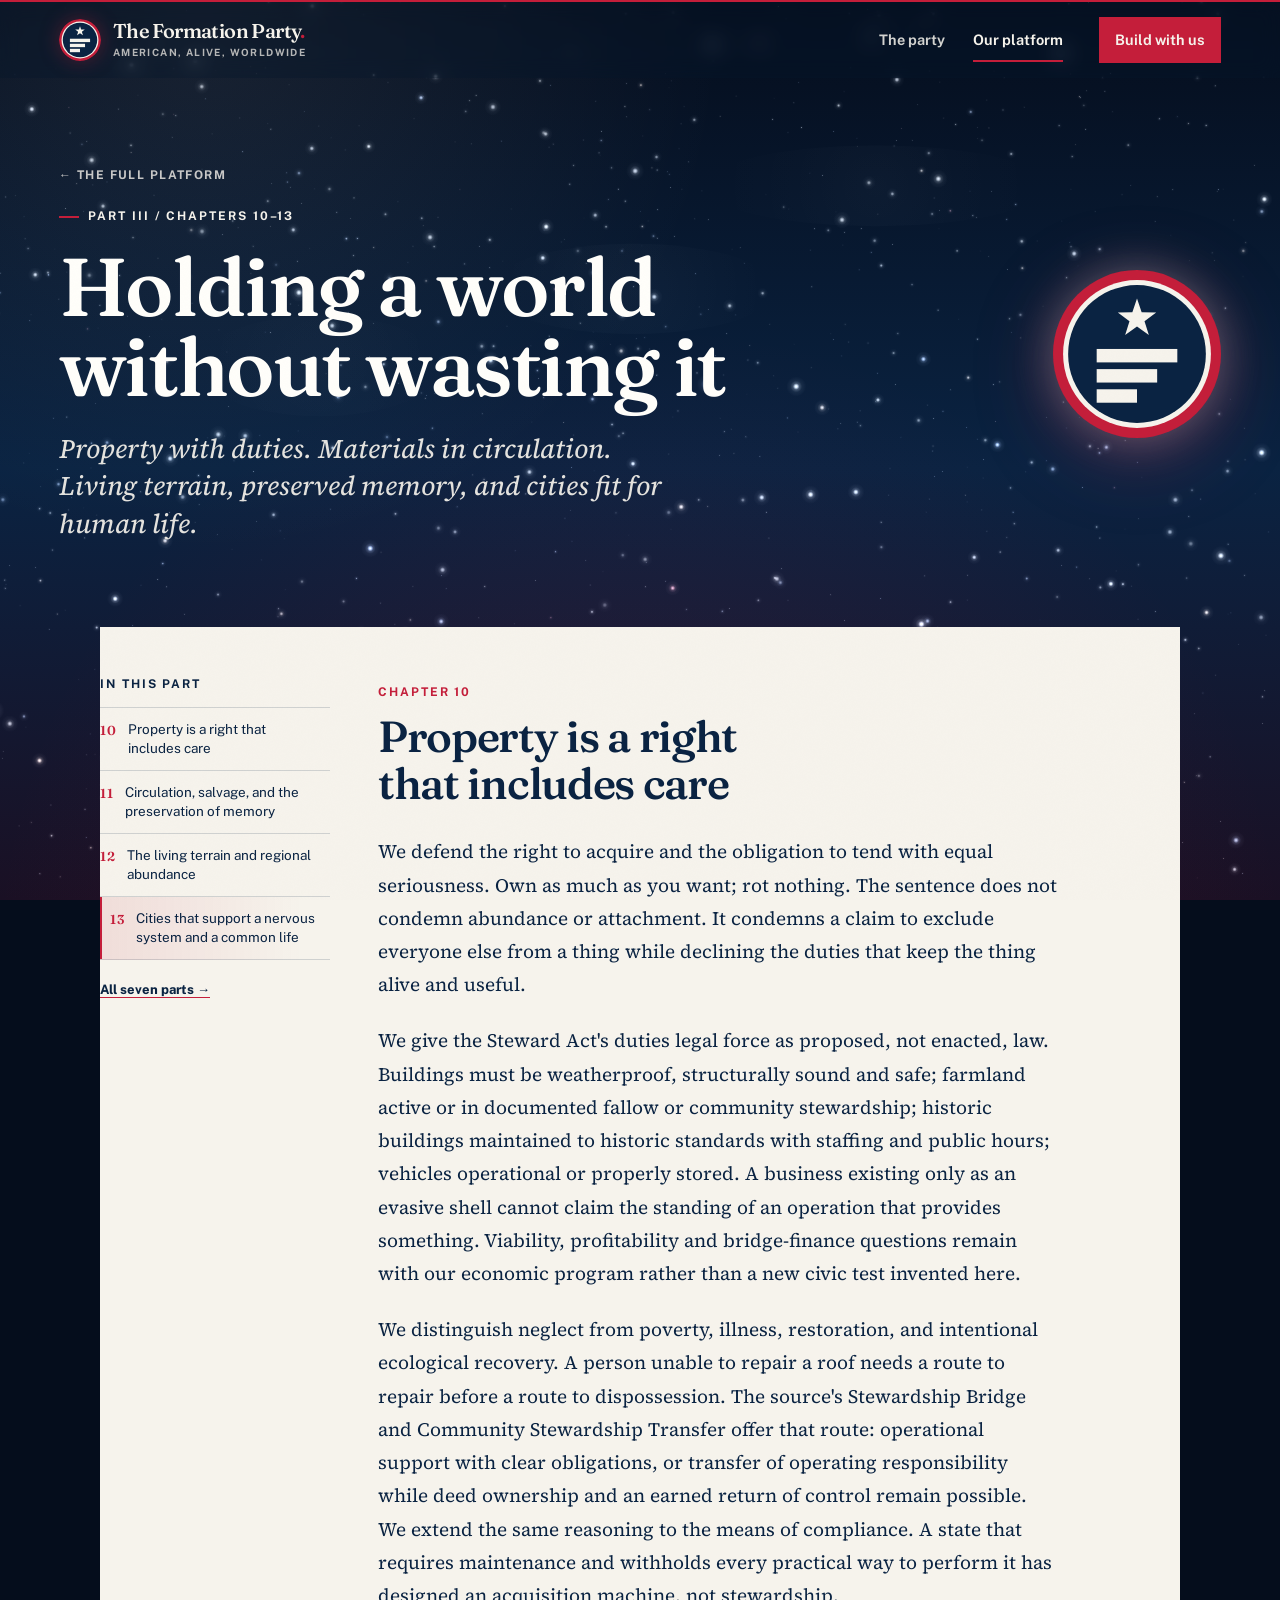
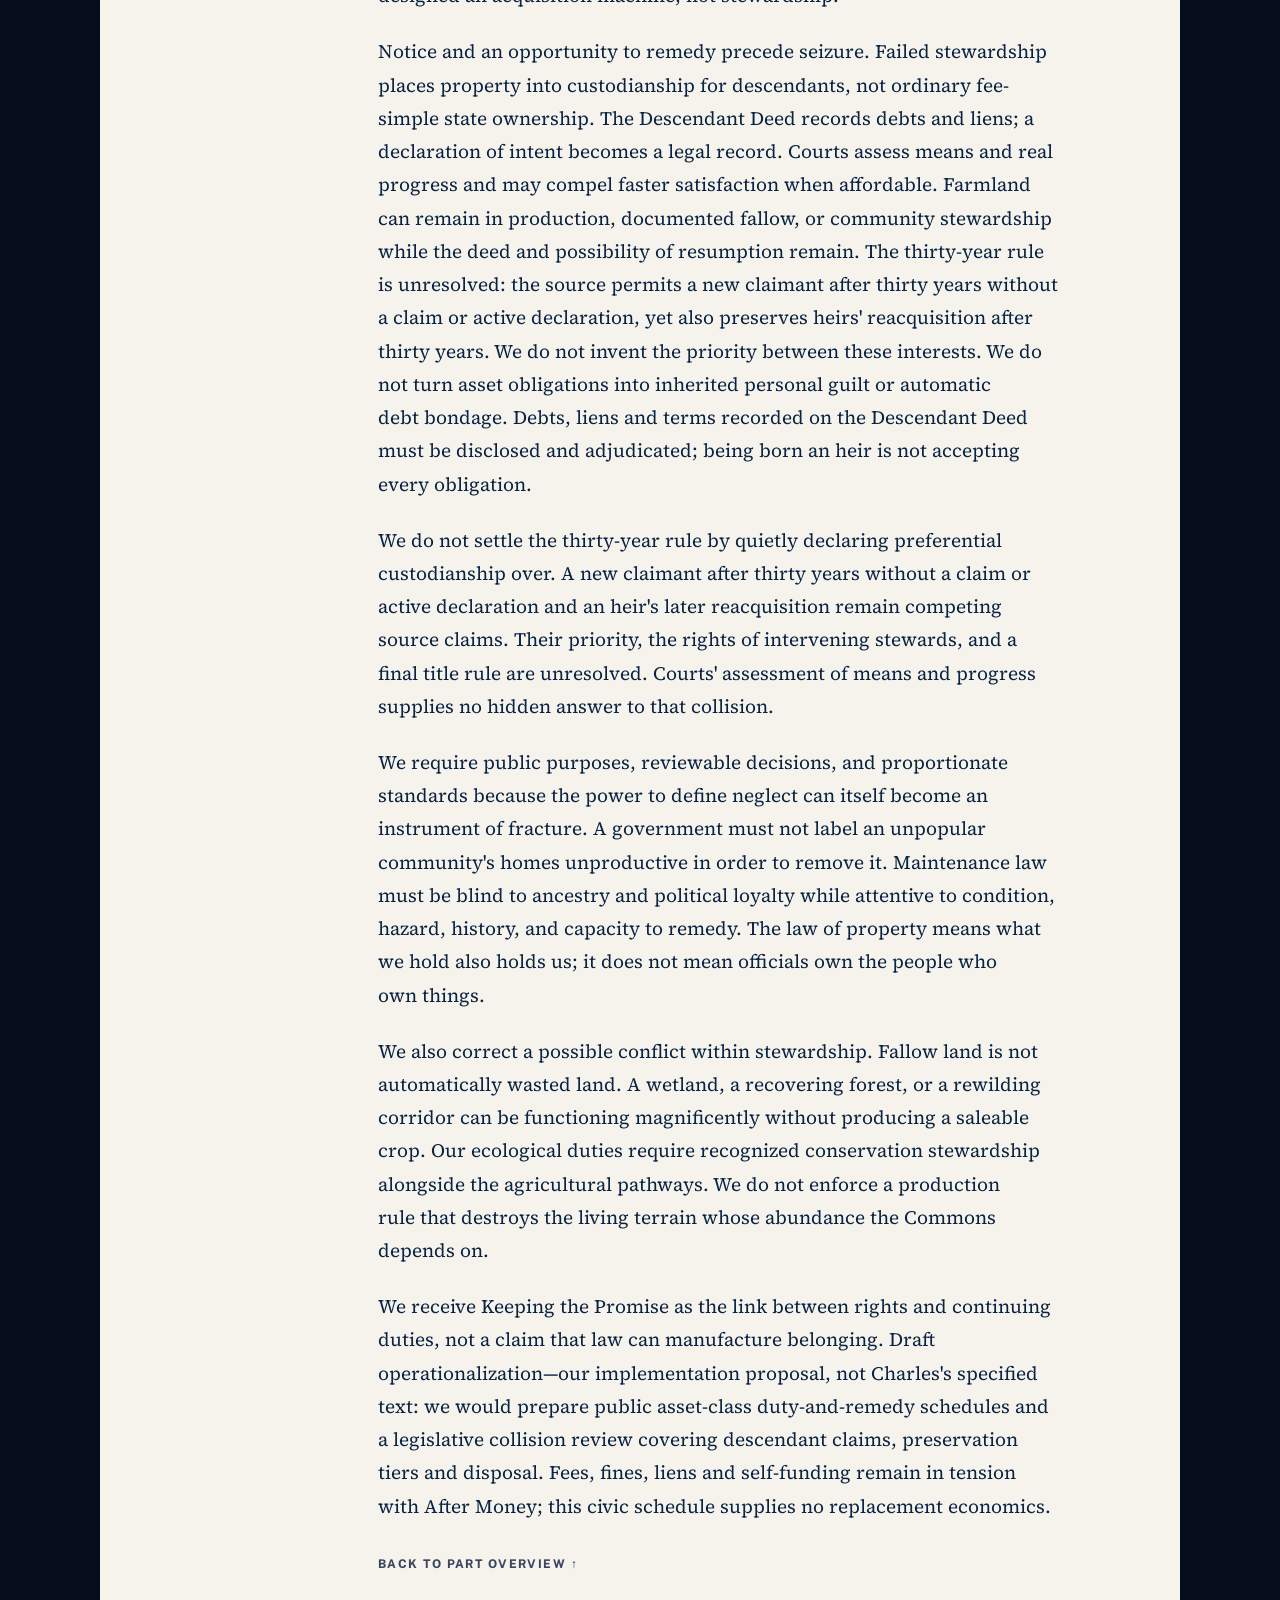
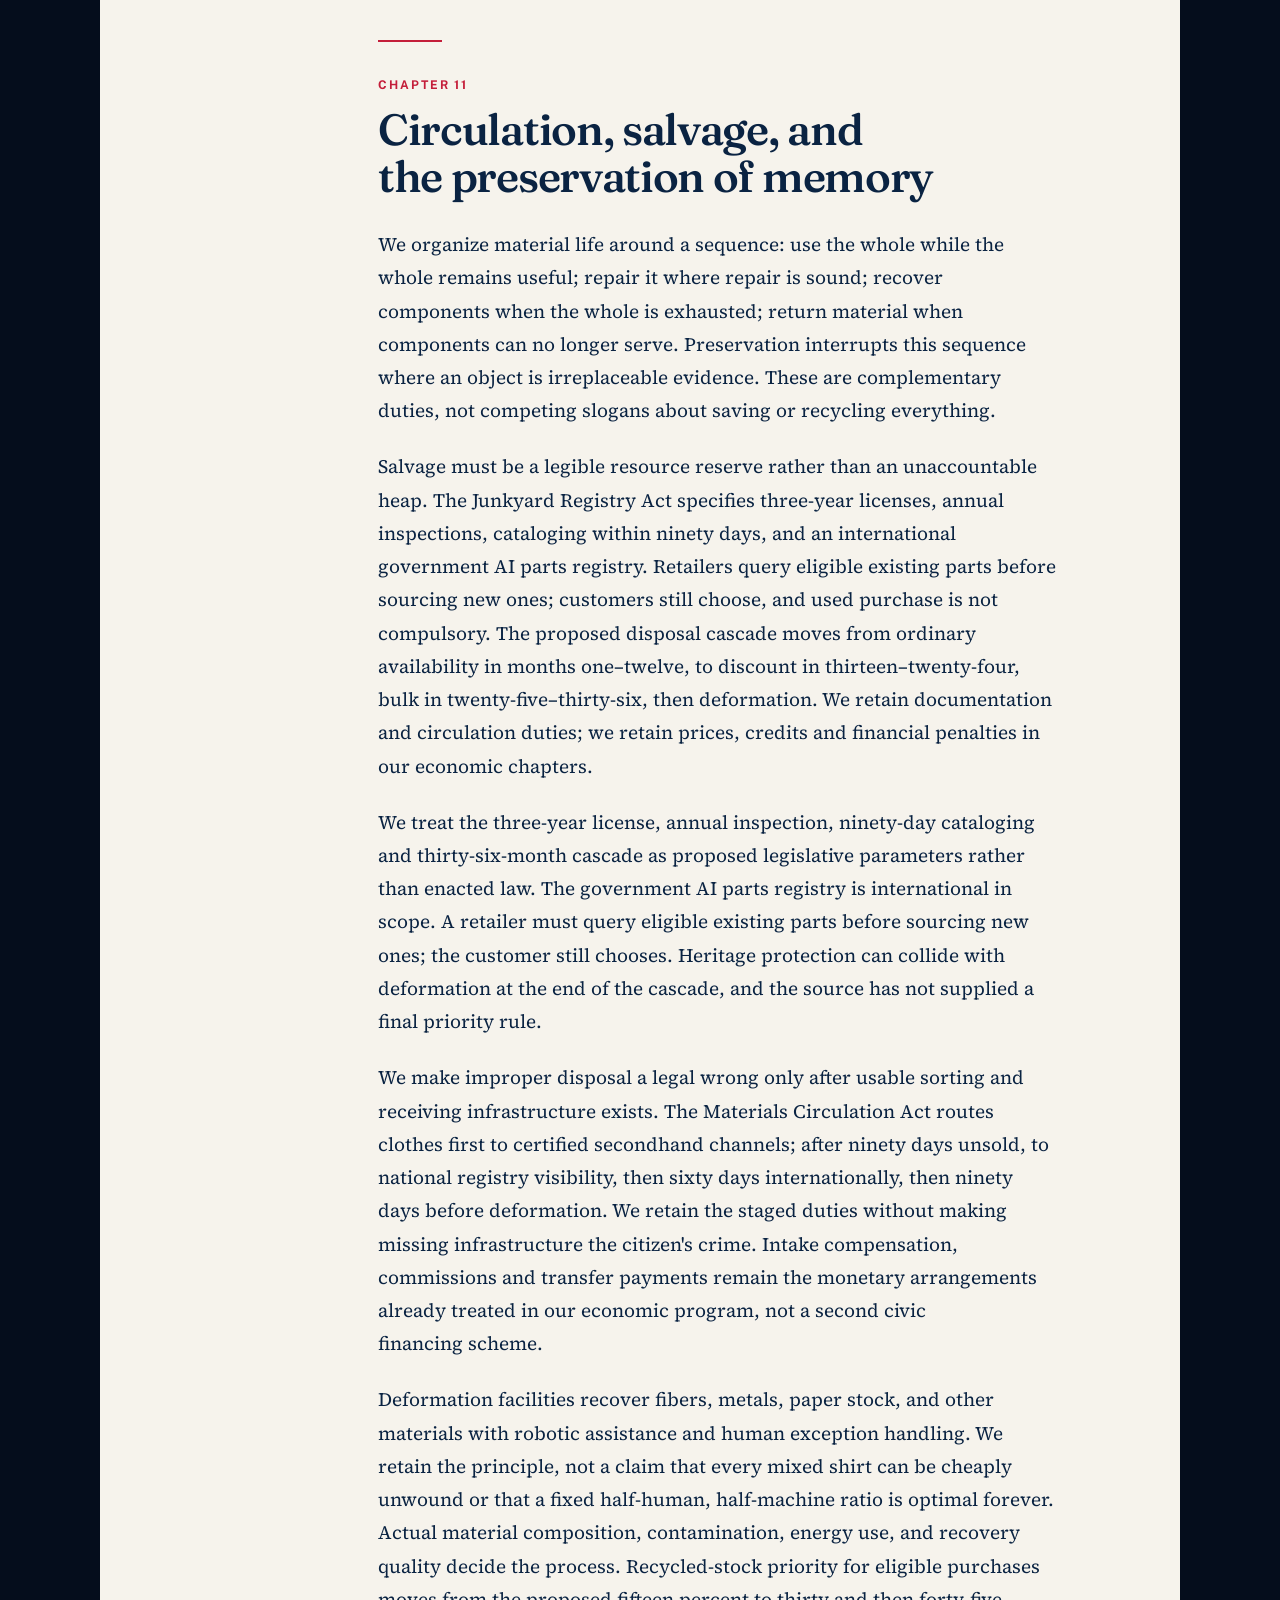
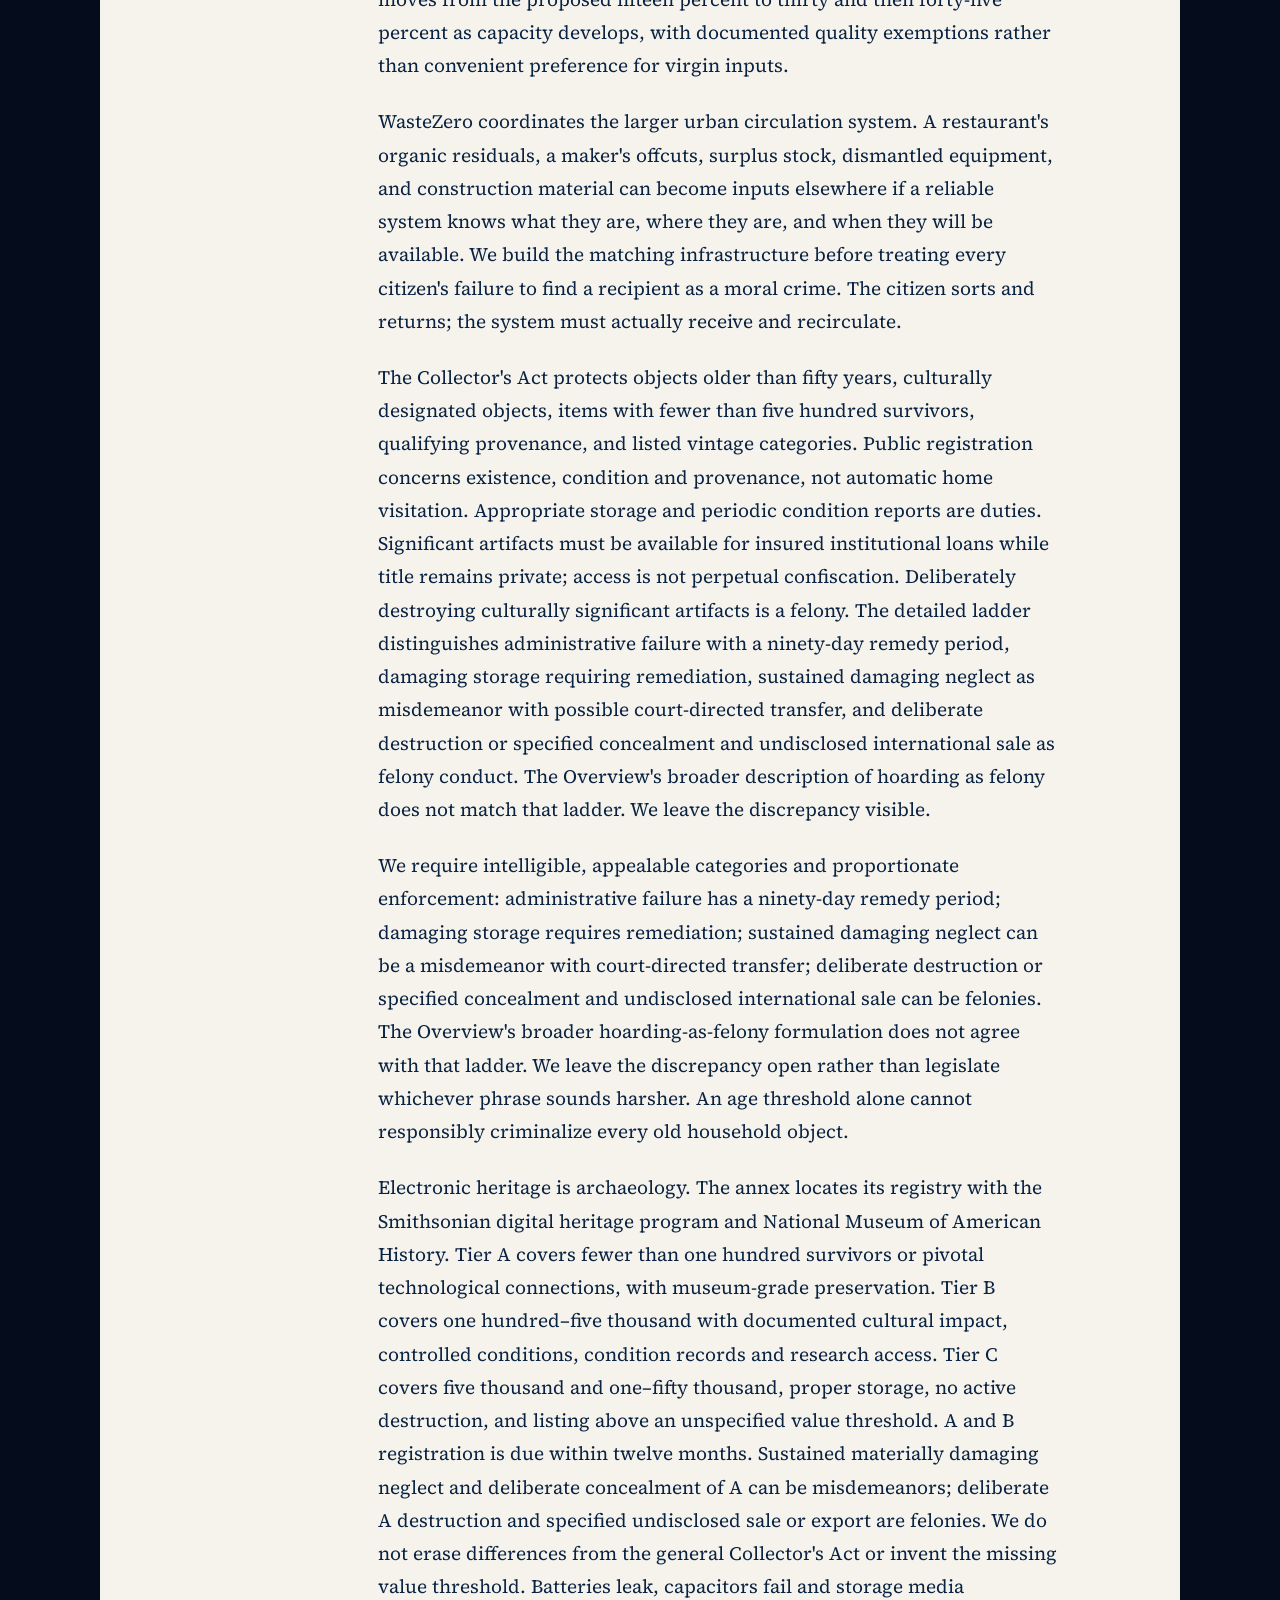
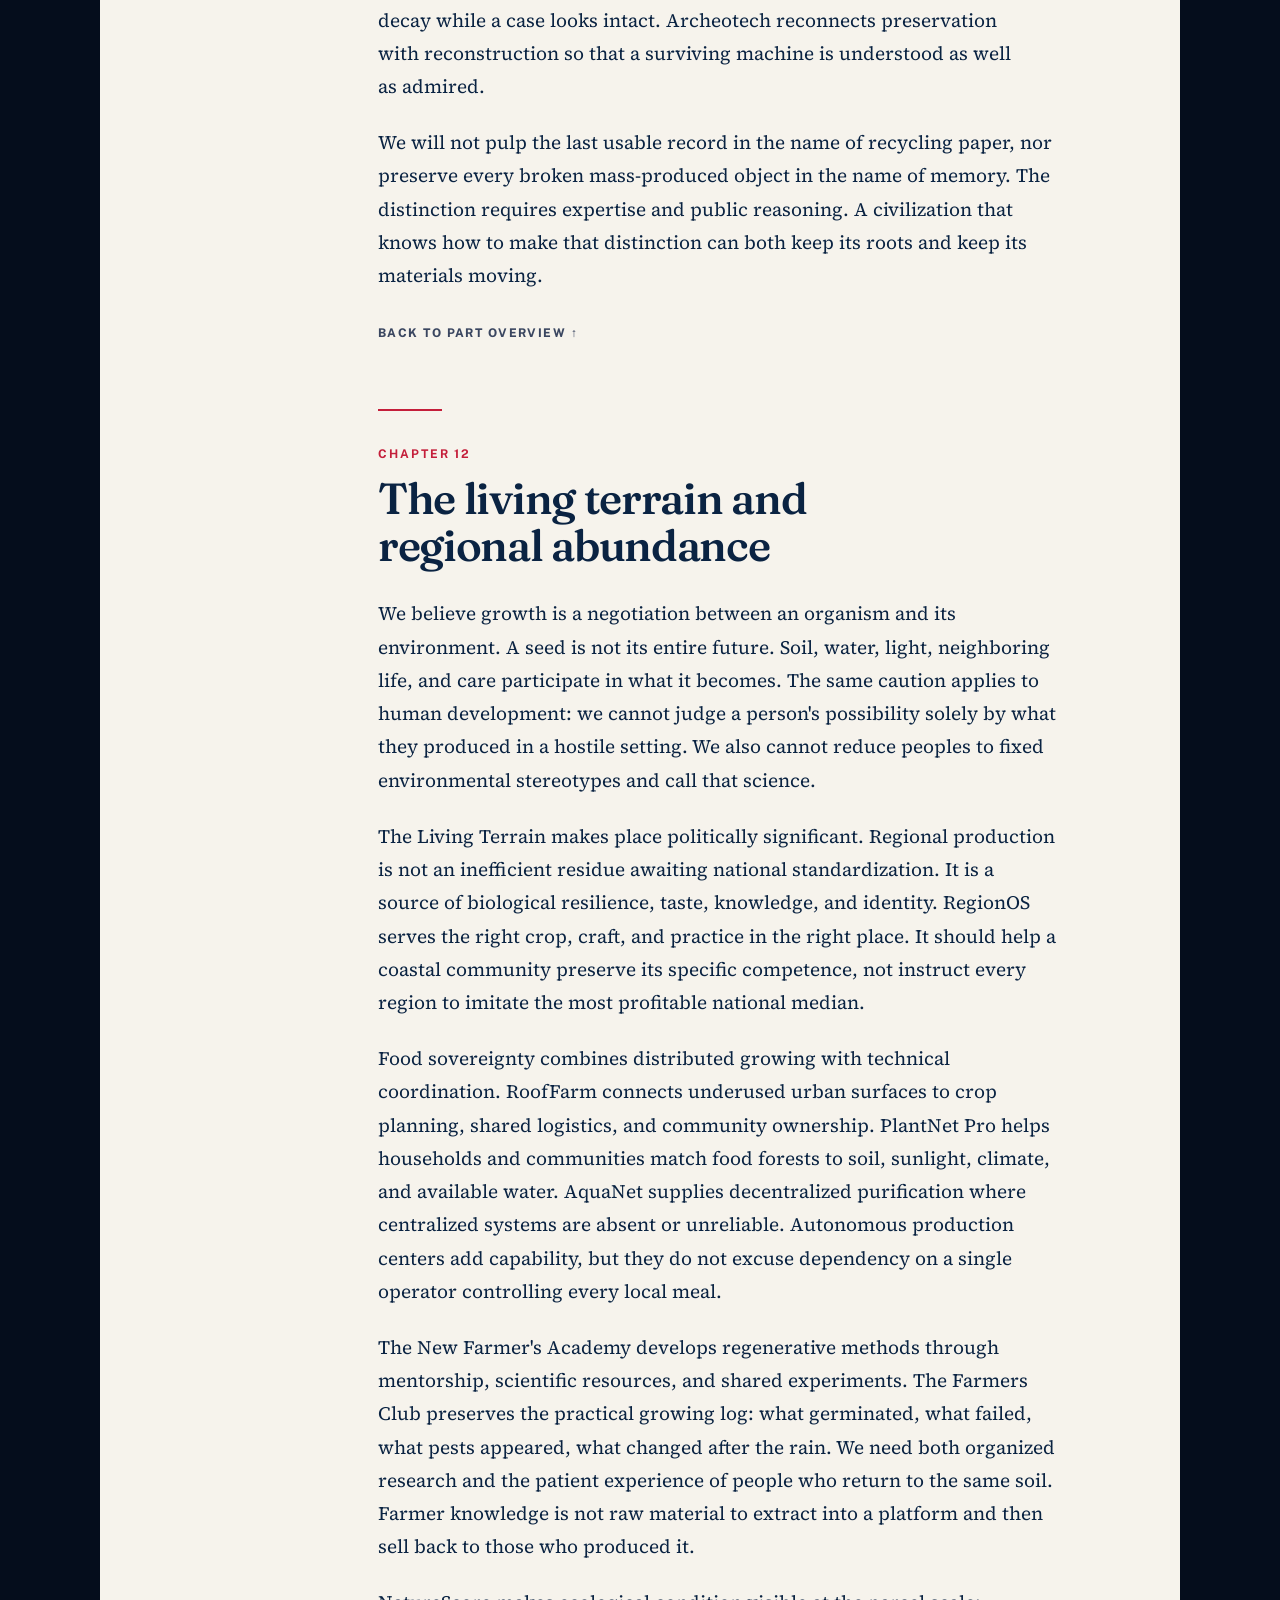
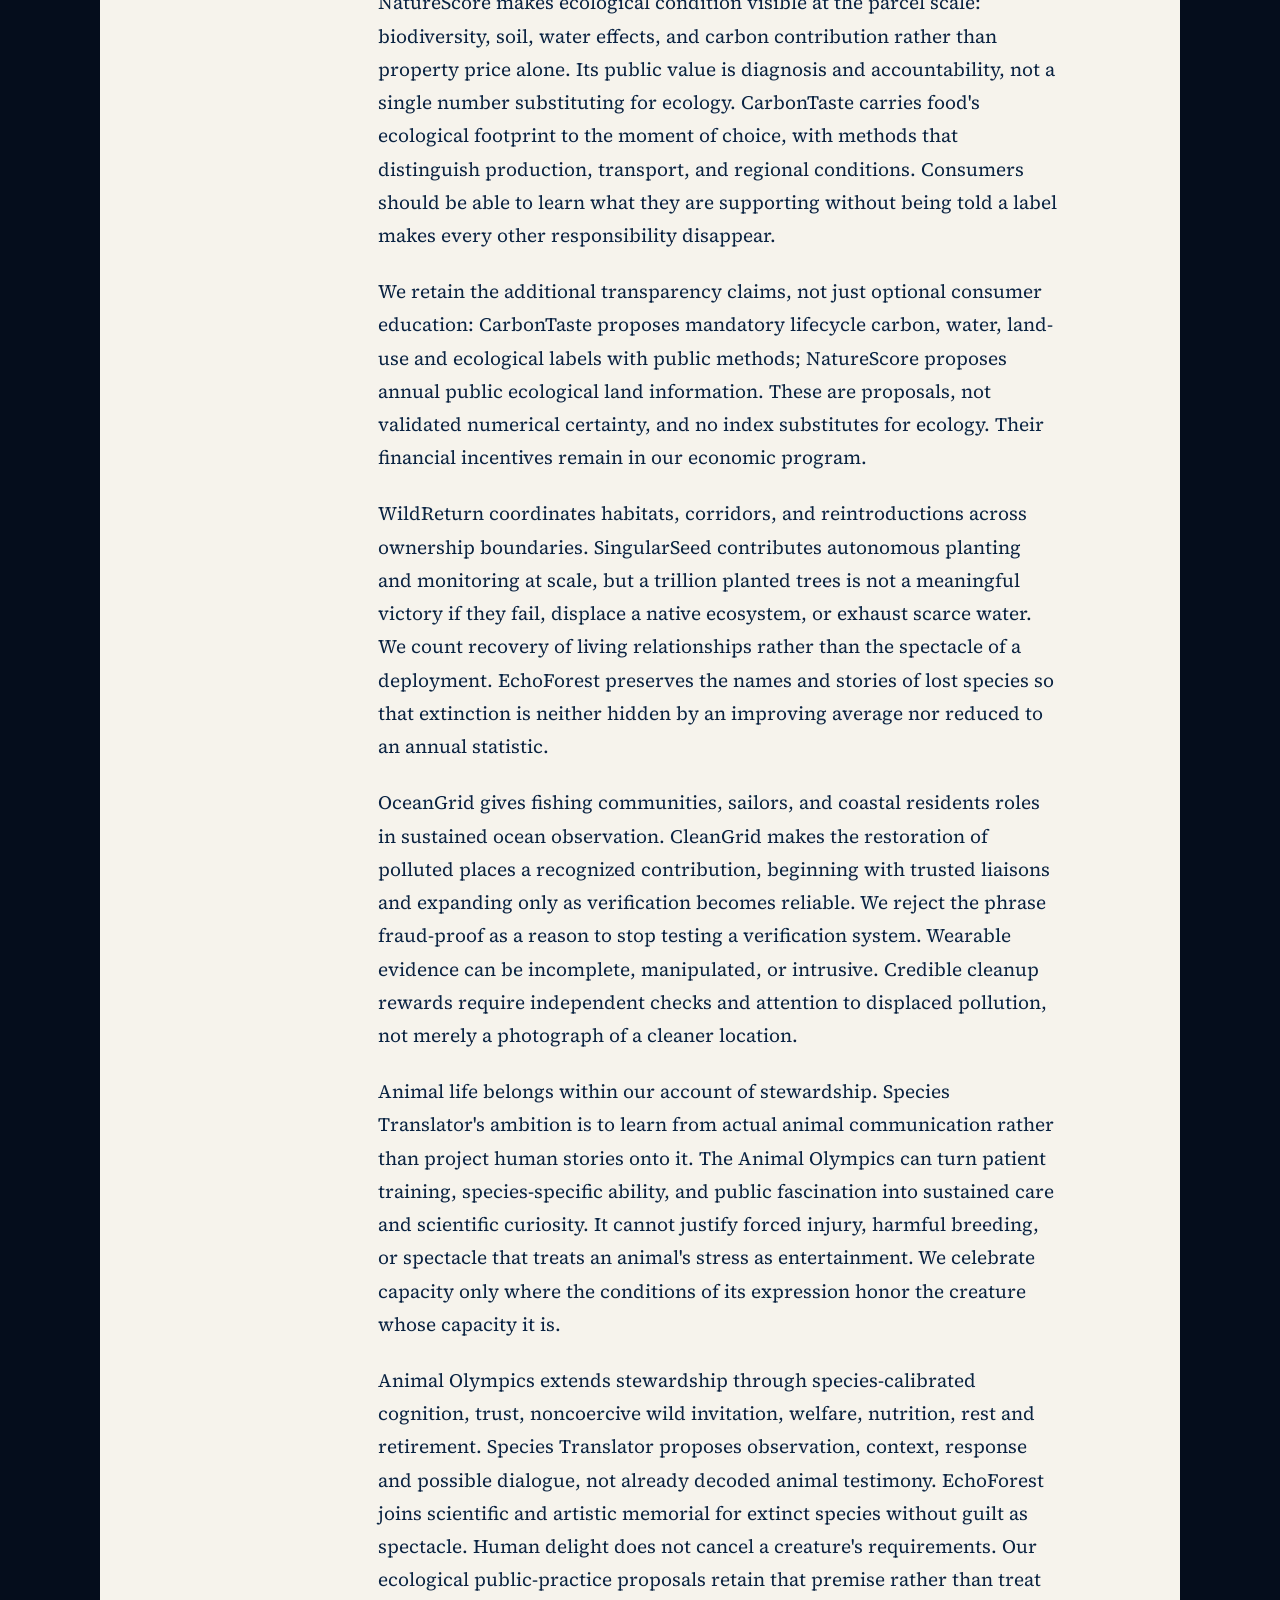
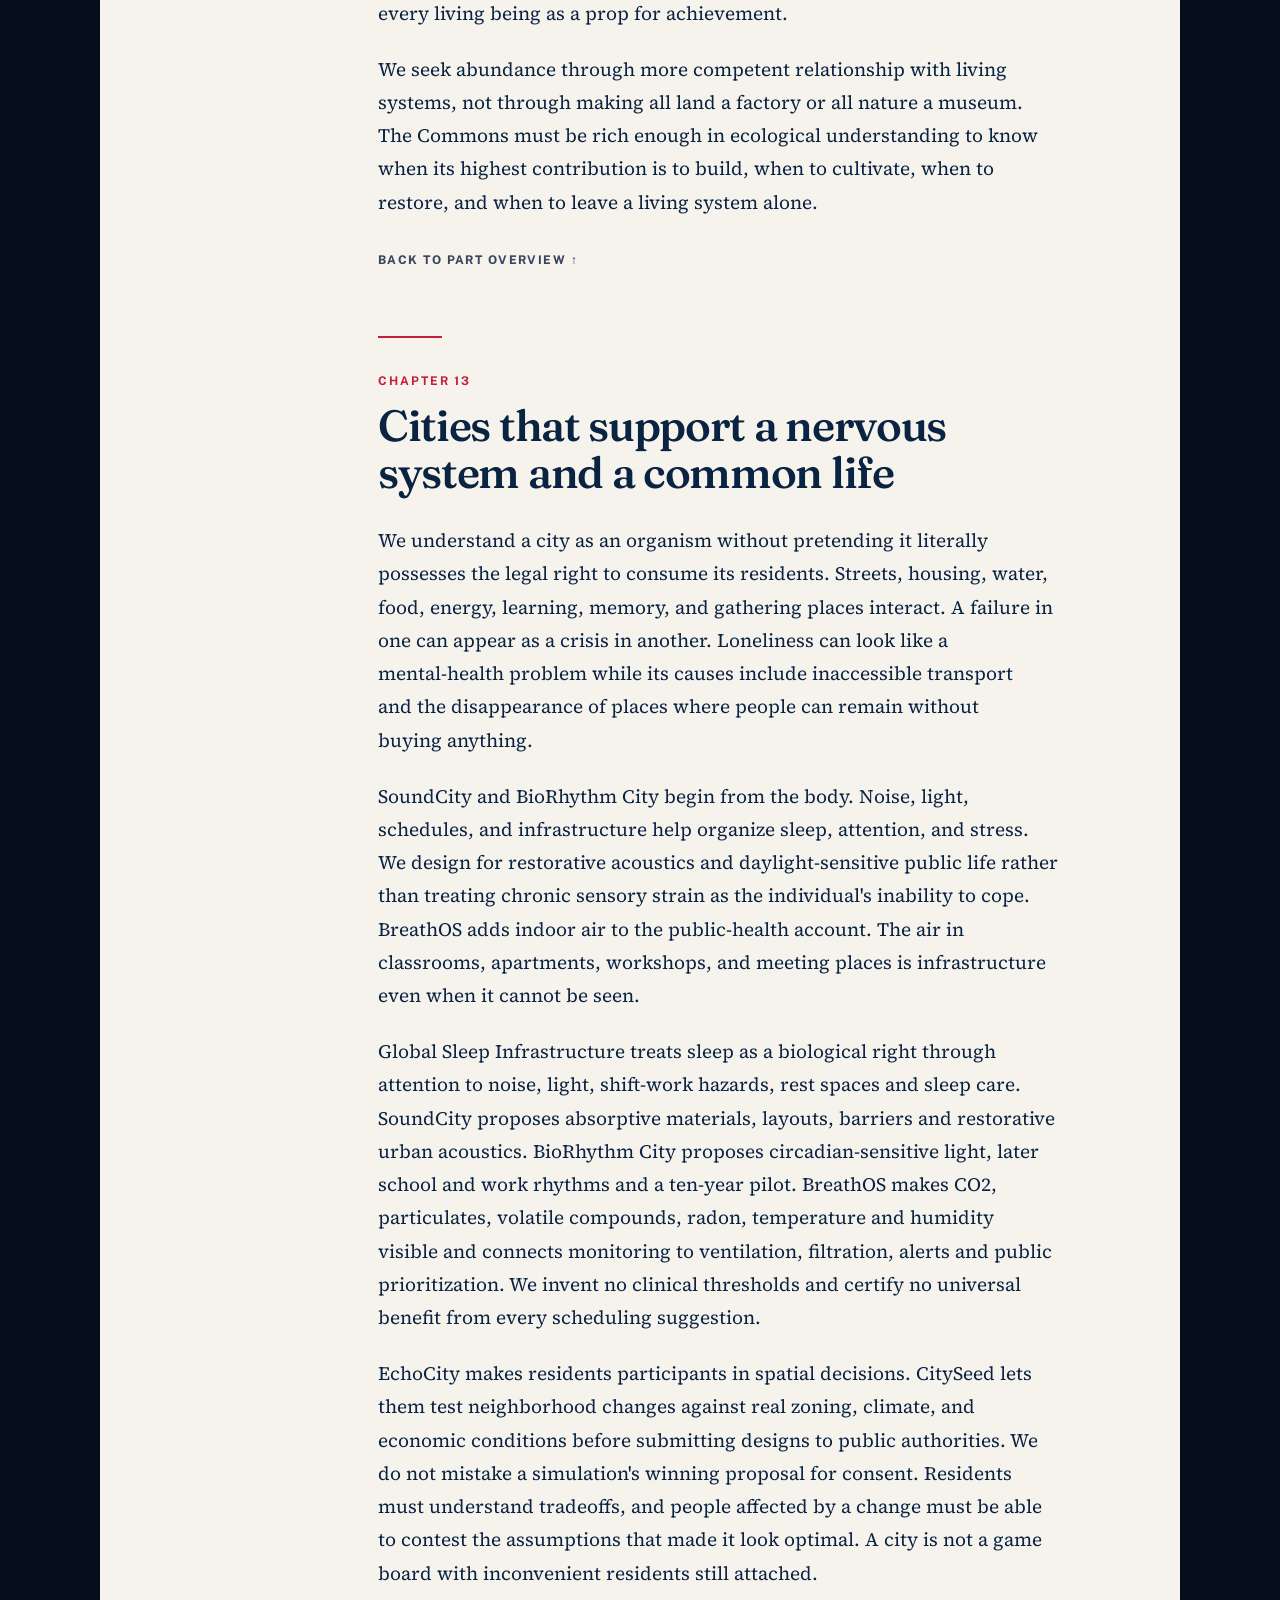
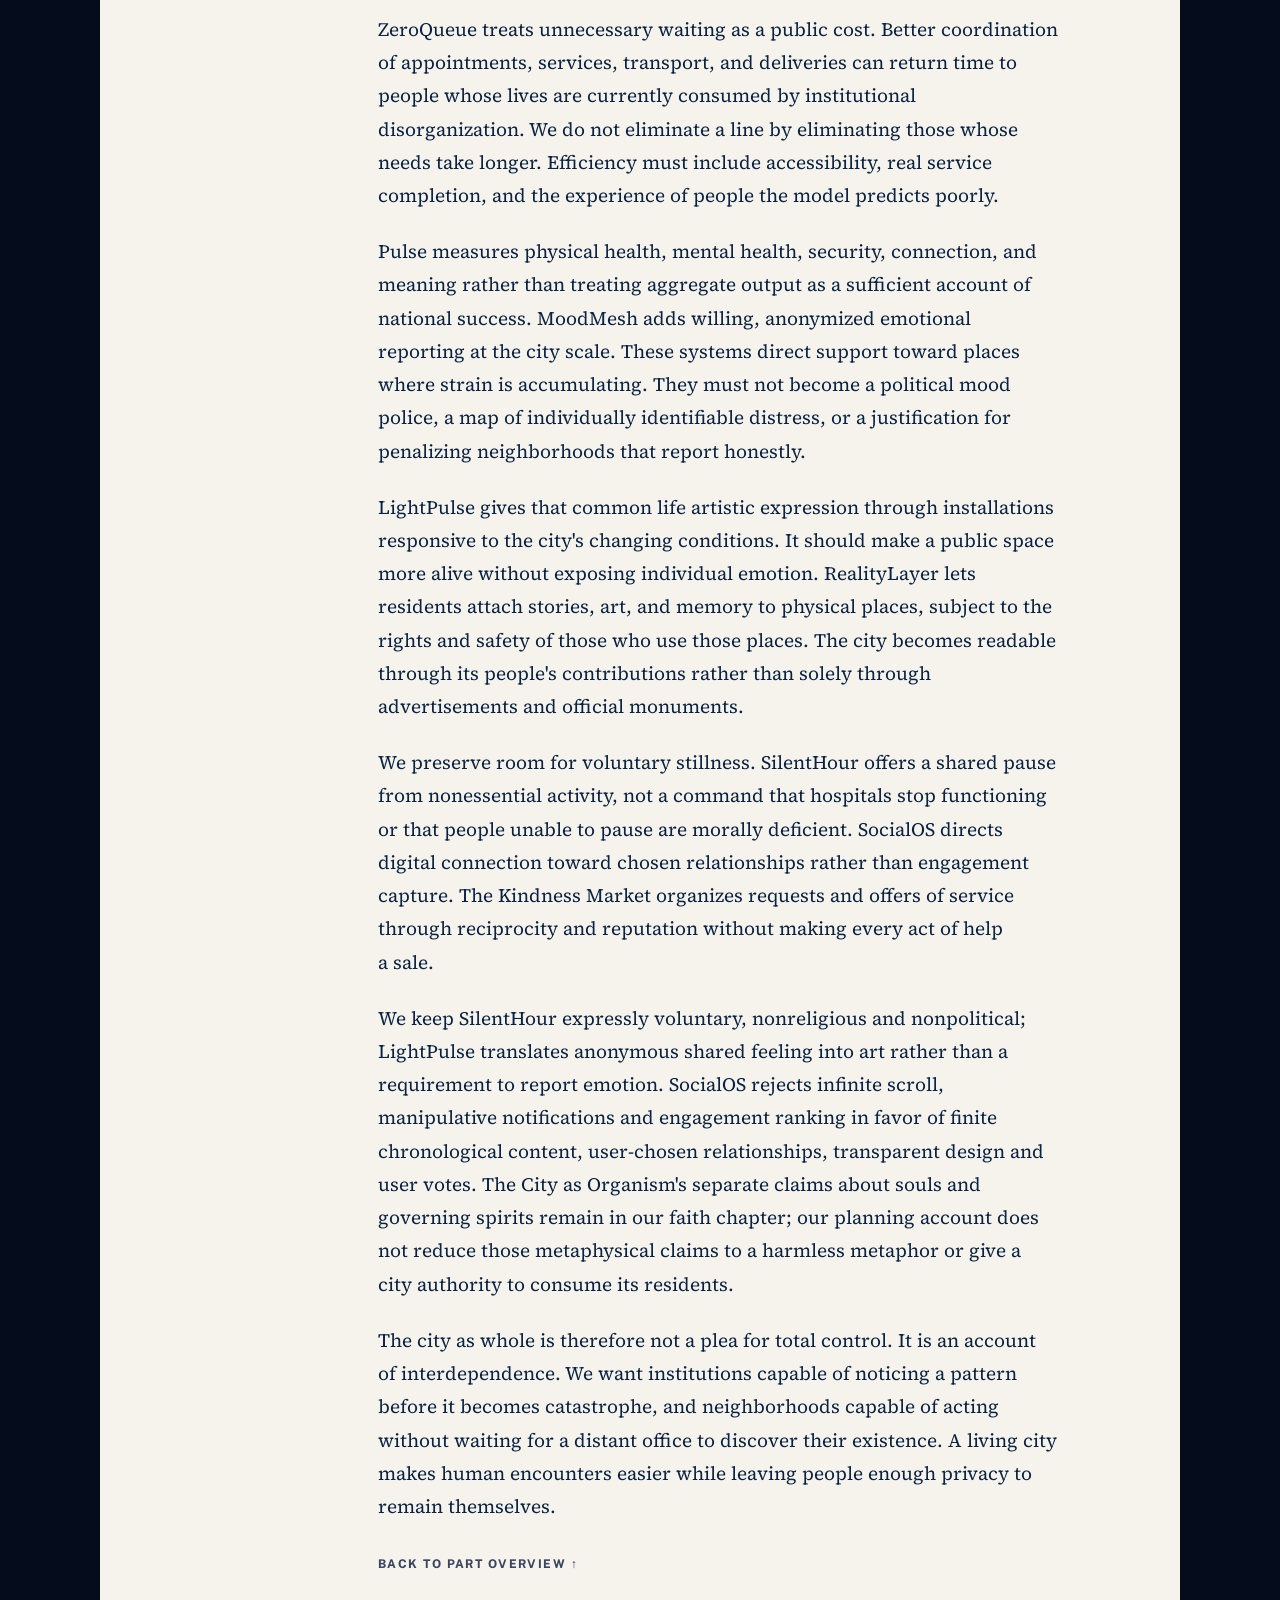
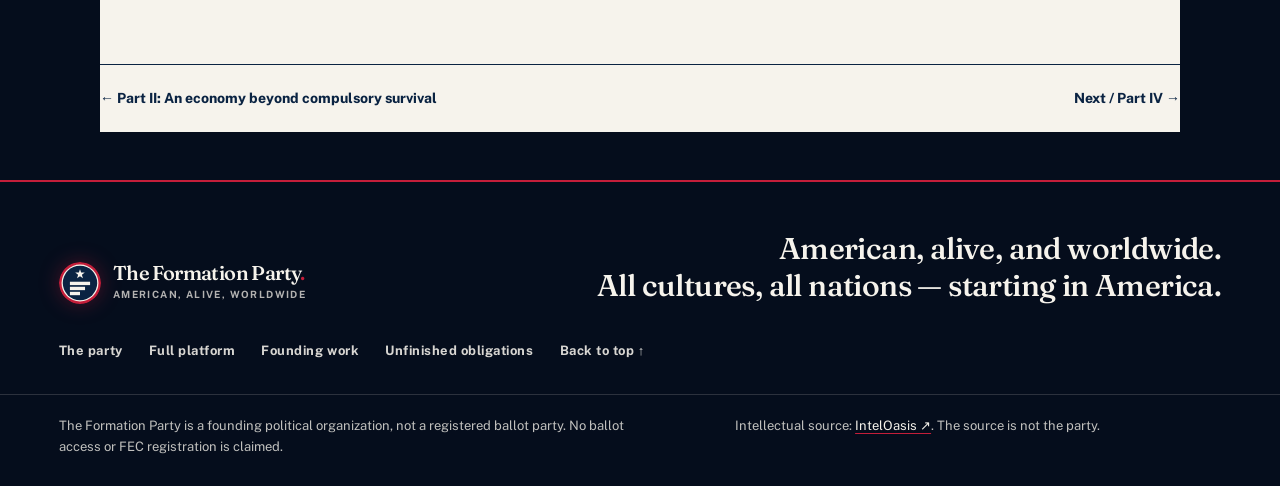
<file: stewardship.html>
<!doctype html>
<html lang="en"><head><meta charset="utf-8"><meta name="viewport" content="width=device-width, initial-scale=1"><title>Holding a world without wasting it | The Formation Party</title><meta name="description" content="Property with duties. Materials in circulation. Living terrain, preserved memory, and cities fit for human life."><meta name="theme-color" content="#0A2342"><link rel="icon" href="favicon.svg" type="image/svg+xml"><link rel="stylesheet" href="styles.css"><script src="site.js" defer></script><meta property="og:type" content="website"><meta property="og:title" content="Holding a world without wasting it | The Formation Party"><meta property="og:description" content="Property with duties. Materials in circulation. Living terrain, preserved memory, and cities fit for human life."></head>
<body class="page-part"><a class="skip-link" href="#main">Skip to content</a><header class="site-header"><div class="header-rule" aria-hidden="true"></div><div class="header-inner"><a class="brand" href="index.html" aria-label="The Formation Party — home"><img class="brand-logo" src="logo.svg" width="42" height="42" alt=""><span class="brand-lockup"><span class="brand-name">The Formation Party<span class="brand-period">.</span></span><span class="brand-tag">American, alive, worldwide</span></span></a><button class="menu-toggle" type="button" aria-expanded="false" aria-controls="main-nav" hidden><span class="menu-label">Menu</span><span class="menu-bars" aria-hidden="true"><i></i><i></i><i></i></span></button><nav id="main-nav" aria-label="Main navigation"><a href="about.html">The party</a><a href="philosophy.html" aria-current="page">Our platform</a><a href="join.html">Build with us</a></nav></div></header><main id="main" tabindex="-1"><section class="part-hero"><a class="breadcrumb" href="philosophy.html">← The full platform</a><p class="eyebrow">Part III / Chapters 10–13</p><h1>Holding a world without wasting it</h1><p class="standfirst">Property with duties. Materials in circulation. Living terrain, preserved memory, and cities fit for human life.</p></section><div class="chapter-layout"><aside class="chapter-nav"><p class="eyebrow">In this part</p><nav aria-label="Chapters in this part"><a href="#chapter-10"><span>10</span>Property is a right that includes care</a><a href="#chapter-11"><span>11</span>Circulation, salvage, and the preservation of memory</a><a href="#chapter-12"><span>12</span>The living terrain and regional abundance</a><a href="#chapter-13"><span>13</span>Cities that support a nervous system and a common life</a></nav><a class="all-parts" href="philosophy.html">All seven parts →</a></aside><div class="chapters"><article class="chapter" id="chapter-10"><p class="eyebrow">Chapter 10</p><h2>Property is a right that includes care</h2><p>We defend the right to acquire and the obligation to tend with equal seriousness. Own as much as you want; rot nothing. The sentence does not condemn abundance or attachment. It condemns a claim to exclude everyone else from a thing while declining the duties that keep the thing alive and useful.</p>
<p>We give the Steward Act's duties legal force as proposed, not enacted, law. Buildings must be weatherproof, structurally sound and safe; farmland active or in documented fallow or community stewardship; historic buildings maintained to historic standards with staffing and public hours; vehicles operational or properly stored. A business existing only as an evasive shell cannot claim the standing of an operation that provides something. Viability, profitability and bridge-finance questions remain with our economic program rather than a new civic test invented here.</p>
<p>We distinguish neglect from poverty, illness, restoration, and intentional ecological recovery. A person unable to repair a roof needs a route to repair before a route to dispossession. The source's Stewardship Bridge and Community Stewardship Transfer offer that route: operational support with clear obligations, or transfer of operating responsibility while deed ownership and an earned return of control remain possible. We extend the same reasoning to the means of compliance. A state that requires maintenance and withholds every practical way to perform it has designed an acquisition machine, not stewardship.</p>
<p>Notice and an opportunity to remedy precede seizure. Failed stewardship places property into custodianship for descendants, not ordinary fee-simple state ownership. The Descendant Deed records debts and liens; a declaration of intent becomes a legal record. Courts assess means and real progress and may compel faster satisfaction when affordable. Farmland can remain in production, documented fallow, or community stewardship while the deed and possibility of resumption remain. The thirty-year rule is unresolved: the source permits a new claimant after thirty years without a claim or active declaration, yet also preserves heirs' reacquisition after thirty years. We do not invent the priority between these interests. We do not turn asset obligations into inherited personal guilt or automatic debt bondage. Debts, liens and terms recorded on the Descendant Deed must be disclosed and adjudicated; being born an heir is not accepting every obligation.</p>
<p>We do not settle the thirty-year rule by quietly declaring preferential custodianship over. A new claimant after thirty years without a claim or active declaration and an heir's later reacquisition remain competing source claims. Their priority, the rights of intervening stewards, and a final title rule are unresolved. Courts' assessment of means and progress supplies no hidden answer to that collision.</p>
<p>We require public purposes, reviewable decisions, and proportionate standards because the power to define neglect can itself become an instrument of fracture. A government must not label an unpopular community's homes unproductive in order to remove it. Maintenance law must be blind to ancestry and political loyalty while attentive to condition, hazard, history, and capacity to remedy. The law of property means what we hold also holds us; it does not mean officials own the people who own things.</p>
<p>We also correct a possible conflict within stewardship. Fallow land is not automatically wasted land. A wetland, a recovering forest, or a rewilding corridor can be functioning magnificently without producing a saleable crop. Our ecological duties require recognized conservation stewardship alongside the agricultural pathways. We do not enforce a production rule that destroys the living terrain whose abundance the Commons depends on.</p>
<p>We receive Keeping the Promise as the link between rights and continuing duties, not a claim that law can manufacture belonging. Draft operationalization—our implementation proposal, not Charles's specified text: we would prepare public asset-class duty-and-remedy schedules and a legislative collision review covering descendant claims, preservation tiers and disposal. Fees, fines, liens and self-funding remain in tension with After Money; this civic schedule supplies no replacement economics.</p><a class="chapter-top" href="#main">Back to part overview ↑</a></article><article class="chapter" id="chapter-11"><p class="eyebrow">Chapter 11</p><h2>Circulation, salvage, and the preservation of memory</h2><p>We organize material life around a sequence: use the whole while the whole remains useful; repair it where repair is sound; recover components when the whole is exhausted; return material when components can no longer serve. Preservation interrupts this sequence where an object is irreplaceable evidence. These are complementary duties, not competing slogans about saving or recycling everything.</p>
<p>Salvage must be a legible resource reserve rather than an unaccountable heap. The Junkyard Registry Act specifies three-year licenses, annual inspections, cataloging within ninety days, and an international government AI parts registry. Retailers query eligible existing parts before sourcing new ones; customers still choose, and used purchase is not compulsory. The proposed disposal cascade moves from ordinary availability in months one–twelve, to discount in thirteen–twenty-four, bulk in twenty-five–thirty-six, then deformation. We retain documentation and circulation duties; we retain prices, credits and financial penalties in our economic chapters.</p>
<p>We treat the three-year license, annual inspection, ninety-day cataloging and thirty-six-month cascade as proposed legislative parameters rather than enacted law. The government AI parts registry is international in scope. A retailer must query eligible existing parts before sourcing new ones; the customer still chooses. Heritage protection can collide with deformation at the end of the cascade, and the source has not supplied a final priority rule.</p>
<p>We make improper disposal a legal wrong only after usable sorting and receiving infrastructure exists. The Materials Circulation Act routes clothes first to certified secondhand channels; after ninety days unsold, to national registry visibility, then sixty days internationally, then ninety days before deformation. We retain the staged duties without making missing infrastructure the citizen's crime. Intake compensation, commissions and transfer payments remain the monetary arrangements already treated in our economic program, not a second civic financing scheme.</p>
<p>Deformation facilities recover fibers, metals, paper stock, and other materials with robotic assistance and human exception handling. We retain the principle, not a claim that every mixed shirt can be cheaply unwound or that a fixed half-human, half-machine ratio is optimal forever. Actual material composition, contamination, energy use, and recovery quality decide the process. Recycled-stock priority for eligible purchases moves from the proposed fifteen percent to thirty and then forty-five percent as capacity develops, with documented quality exemptions rather than convenient preference for virgin inputs.</p>
<p>WasteZero coordinates the larger urban circulation system. A restaurant's organic residuals, a maker's offcuts, surplus stock, dismantled equipment, and construction material can become inputs elsewhere if a reliable system knows what they are, where they are, and when they will be available. We build the matching infrastructure before treating every citizen's failure to find a recipient as a moral crime. The citizen sorts and returns; the system must actually receive and recirculate.</p>
<p>The Collector's Act protects objects older than fifty years, culturally designated objects, items with fewer than five hundred survivors, qualifying provenance, and listed vintage categories. Public registration concerns existence, condition and provenance, not automatic home visitation. Appropriate storage and periodic condition reports are duties. Significant artifacts must be available for insured institutional loans while title remains private; access is not perpetual confiscation. Deliberately destroying culturally significant artifacts is a felony. The detailed ladder distinguishes administrative failure with a ninety-day remedy period, damaging storage requiring remediation, sustained damaging neglect as misdemeanor with possible court-directed transfer, and deliberate destruction or specified concealment and undisclosed international sale as felony conduct. The Overview's broader description of hoarding as felony does not match that ladder. We leave the discrepancy visible.</p>
<p>We require intelligible, appealable categories and proportionate enforcement: administrative failure has a ninety-day remedy period; damaging storage requires remediation; sustained damaging neglect can be a misdemeanor with court-directed transfer; deliberate destruction or specified concealment and undisclosed international sale can be felonies. The Overview's broader hoarding-as-felony formulation does not agree with that ladder. We leave the discrepancy open rather than legislate whichever phrase sounds harsher. An age threshold alone cannot responsibly criminalize every old household object.</p>
<p>Electronic heritage is archaeology. The annex locates its registry with the Smithsonian digital heritage program and National Museum of American History. Tier A covers fewer than one hundred survivors or pivotal technological connections, with museum-grade preservation. Tier B covers one hundred–five thousand with documented cultural impact, controlled conditions, condition records and research access. Tier C covers five thousand and one–fifty thousand, proper storage, no active destruction, and listing above an unspecified value threshold. A and B registration is due within twelve months. Sustained materially damaging neglect and deliberate concealment of A can be misdemeanors; deliberate A destruction and specified undisclosed sale or export are felonies. We do not erase differences from the general Collector's Act or invent the missing value threshold. Batteries leak, capacitors fail and storage media decay while a case looks intact. Archeotech reconnects preservation with reconstruction so that a surviving machine is understood as well as admired.</p>
<p>We will not pulp the last usable record in the name of recycling paper, nor preserve every broken mass-produced object in the name of memory. The distinction requires expertise and public reasoning. A civilization that knows how to make that distinction can both keep its roots and keep its materials moving.</p><a class="chapter-top" href="#main">Back to part overview ↑</a></article><article class="chapter" id="chapter-12"><p class="eyebrow">Chapter 12</p><h2>The living terrain and regional abundance</h2><p>We believe growth is a negotiation between an organism and its environment. A seed is not its entire future. Soil, water, light, neighboring life, and care participate in what it becomes. The same caution applies to human development: we cannot judge a person's possibility solely by what they produced in a hostile setting. We also cannot reduce peoples to fixed environmental stereotypes and call that science.</p>
<p>The Living Terrain makes place politically significant. Regional production is not an inefficient residue awaiting national standardization. It is a source of biological resilience, taste, knowledge, and identity. RegionOS serves the right crop, craft, and practice in the right place. It should help a coastal community preserve its specific competence, not instruct every region to imitate the most profitable national median.</p>
<p>Food sovereignty combines distributed growing with technical coordination. RoofFarm connects underused urban surfaces to crop planning, shared logistics, and community ownership. PlantNet Pro helps households and communities match food forests to soil, sunlight, climate, and available water. AquaNet supplies decentralized purification where centralized systems are absent or unreliable. Autonomous production centers add capability, but they do not excuse dependency on a single operator controlling every local meal.</p>
<p>The New Farmer's Academy develops regenerative methods through mentorship, scientific resources, and shared experiments. The Farmers Club preserves the practical growing log: what germinated, what failed, what pests appeared, what changed after the rain. We need both organized research and the patient experience of people who return to the same soil. Farmer knowledge is not raw material to extract into a platform and then sell back to those who produced it.</p>
<p>NatureScore makes ecological condition visible at the parcel scale: biodiversity, soil, water effects, and carbon contribution rather than property price alone. Its public value is diagnosis and accountability, not a single number substituting for ecology. CarbonTaste carries food's ecological footprint to the moment of choice, with methods that distinguish production, transport, and regional conditions. Consumers should be able to learn what they are supporting without being told a label makes every other responsibility disappear.</p>
<p>We retain the additional transparency claims, not just optional consumer education: CarbonTaste proposes mandatory lifecycle carbon, water, land-use and ecological labels with public methods; NatureScore proposes annual public ecological land information. These are proposals, not validated numerical certainty, and no index substitutes for ecology. Their financial incentives remain in our economic program.</p>
<p>WildReturn coordinates habitats, corridors, and reintroductions across ownership boundaries. SingularSeed contributes autonomous planting and monitoring at scale, but a trillion planted trees is not a meaningful victory if they fail, displace a native ecosystem, or exhaust scarce water. We count recovery of living relationships rather than the spectacle of a deployment. EchoForest preserves the names and stories of lost species so that extinction is neither hidden by an improving average nor reduced to an annual statistic.</p>
<p>OceanGrid gives fishing communities, sailors, and coastal residents roles in sustained ocean observation. CleanGrid makes the restoration of polluted places a recognized contribution, beginning with trusted liaisons and expanding only as verification becomes reliable. We reject the phrase fraud-proof as a reason to stop testing a verification system. Wearable evidence can be incomplete, manipulated, or intrusive. Credible cleanup rewards require independent checks and attention to displaced pollution, not merely a photograph of a cleaner location.</p>
<p>Animal life belongs within our account of stewardship. Species Translator's ambition is to learn from actual animal communication rather than project human stories onto it. The Animal Olympics can turn patient training, species-specific ability, and public fascination into sustained care and scientific curiosity. It cannot justify forced injury, harmful breeding, or spectacle that treats an animal's stress as entertainment. We celebrate capacity only where the conditions of its expression honor the creature whose capacity it is.</p>
<p>Animal Olympics extends stewardship through species-calibrated cognition, trust, noncoercive wild invitation, welfare, nutrition, rest and retirement. Species Translator proposes observation, context, response and possible dialogue, not already decoded animal testimony. EchoForest joins scientific and artistic memorial for extinct species without guilt as spectacle. Human delight does not cancel a creature's requirements. Our ecological public-practice proposals retain that premise rather than treat every living being as a prop for achievement.</p>
<p>We seek abundance through more competent relationship with living systems, not through making all land a factory or all nature a museum. The Commons must be rich enough in ecological understanding to know when its highest contribution is to build, when to cultivate, when to restore, and when to leave a living system alone.</p><a class="chapter-top" href="#main">Back to part overview ↑</a></article><article class="chapter" id="chapter-13"><p class="eyebrow">Chapter 13</p><h2>Cities that support a nervous system and a common life</h2><p>We understand a city as an organism without pretending it literally possesses the legal right to consume its residents. Streets, housing, water, food, energy, learning, memory, and gathering places interact. A failure in one can appear as a crisis in another. Loneliness can look like a mental-health problem while its causes include inaccessible transport and the disappearance of places where people can remain without buying anything.</p>
<p>SoundCity and BioRhythm City begin from the body. Noise, light, schedules, and infrastructure help organize sleep, attention, and stress. We design for restorative acoustics and daylight-sensitive public life rather than treating chronic sensory strain as the individual's inability to cope. BreathOS adds indoor air to the public-health account. The air in classrooms, apartments, workshops, and meeting places is infrastructure even when it cannot be seen.</p>
<p>Global Sleep Infrastructure treats sleep as a biological right through attention to noise, light, shift-work hazards, rest spaces and sleep care. SoundCity proposes absorptive materials, layouts, barriers and restorative urban acoustics. BioRhythm City proposes circadian-sensitive light, later school and work rhythms and a ten-year pilot. BreathOS makes CO2, particulates, volatile compounds, radon, temperature and humidity visible and connects monitoring to ventilation, filtration, alerts and public prioritization. We invent no clinical thresholds and certify no universal benefit from every scheduling suggestion.</p>
<p>EchoCity makes residents participants in spatial decisions. CitySeed lets them test neighborhood changes against real zoning, climate, and economic conditions before submitting designs to public authorities. We do not mistake a simulation's winning proposal for consent. Residents must understand tradeoffs, and people affected by a change must be able to contest the assumptions that made it look optimal. A city is not a game board with inconvenient residents still attached.</p>
<p>ZeroQueue treats unnecessary waiting as a public cost. Better coordination of appointments, services, transport, and deliveries can return time to people whose lives are currently consumed by institutional disorganization. We do not eliminate a line by eliminating those whose needs take longer. Efficiency must include accessibility, real service completion, and the experience of people the model predicts poorly.</p>
<p>Pulse measures physical health, mental health, security, connection, and meaning rather than treating aggregate output as a sufficient account of national success. MoodMesh adds willing, anonymized emotional reporting at the city scale. These systems direct support toward places where strain is accumulating. They must not become a political mood police, a map of individually identifiable distress, or a justification for penalizing neighborhoods that report honestly.</p>
<p>LightPulse gives that common life artistic expression through installations responsive to the city's changing conditions. It should make a public space more alive without exposing individual emotion. RealityLayer lets residents attach stories, art, and memory to physical places, subject to the rights and safety of those who use those places. The city becomes readable through its people's contributions rather than solely through advertisements and official monuments.</p>
<p>We preserve room for voluntary stillness. SilentHour offers a shared pause from nonessential activity, not a command that hospitals stop functioning or that people unable to pause are morally deficient. SocialOS directs digital connection toward chosen relationships rather than engagement capture. The Kindness Market organizes requests and offers of service through reciprocity and reputation without making every act of help a sale.</p>
<p>We keep SilentHour expressly voluntary, nonreligious and nonpolitical; LightPulse translates anonymous shared feeling into art rather than a requirement to report emotion. SocialOS rejects infinite scroll, manipulative notifications and engagement ranking in favor of finite chronological content, user-chosen relationships, transparent design and user votes. The City as Organism's separate claims about souls and governing spirits remain in our faith chapter; our planning account does not reduce those metaphysical claims to a harmless metaphor or give a city authority to consume its residents.</p>
<p>The city as whole is therefore not a plea for total control. It is an account of interdependence. We want institutions capable of noticing a pattern before it becomes catastrophe, and neighborhoods capable of acting without waiting for a distant office to discover their existence. A living city makes human encounters easier while leaving people enough privacy to remain themselves.</p><a class="chapter-top" href="#main">Back to part overview ↑</a></article></div></div><nav class="part-pagination" aria-label="Platform pagination"><a href="the-commons.html">← Part II: An economy beyond compulsory survival</a><a href="republic-and-household.html">Next / Part IV →</a></nav></main>
<footer class="site-footer"><div class="footer-top"><a class="brand" href="index.html"><img class="brand-logo" src="logo.svg" width="42" height="42" alt=""><span class="brand-lockup"><span class="brand-name">The Formation Party<span class="brand-period">.</span></span><span class="brand-tag">American, alive, worldwide</span></span></a><p>American, alive, and worldwide.<br>All cultures, all nations — starting in America.</p></div><div class="footer-links"><a href="about.html">The party</a><a href="philosophy.html">Full platform</a><a href="join.html">Founding work</a><a href="common-life.html#unfinished-obligations">Unfinished obligations</a><a href="#main">Back to top ↑</a></div><div class="footer-bottom"><p>The Formation Party is a founding political organization, not a registered ballot party. No ballot access or FEC registration is claimed.</p><p>Intellectual source: <a href="https://inteloasis.com/" rel="noopener">IntelOasis ↗</a>. The source is not the party.</p></div></footer></body></html>
</file>
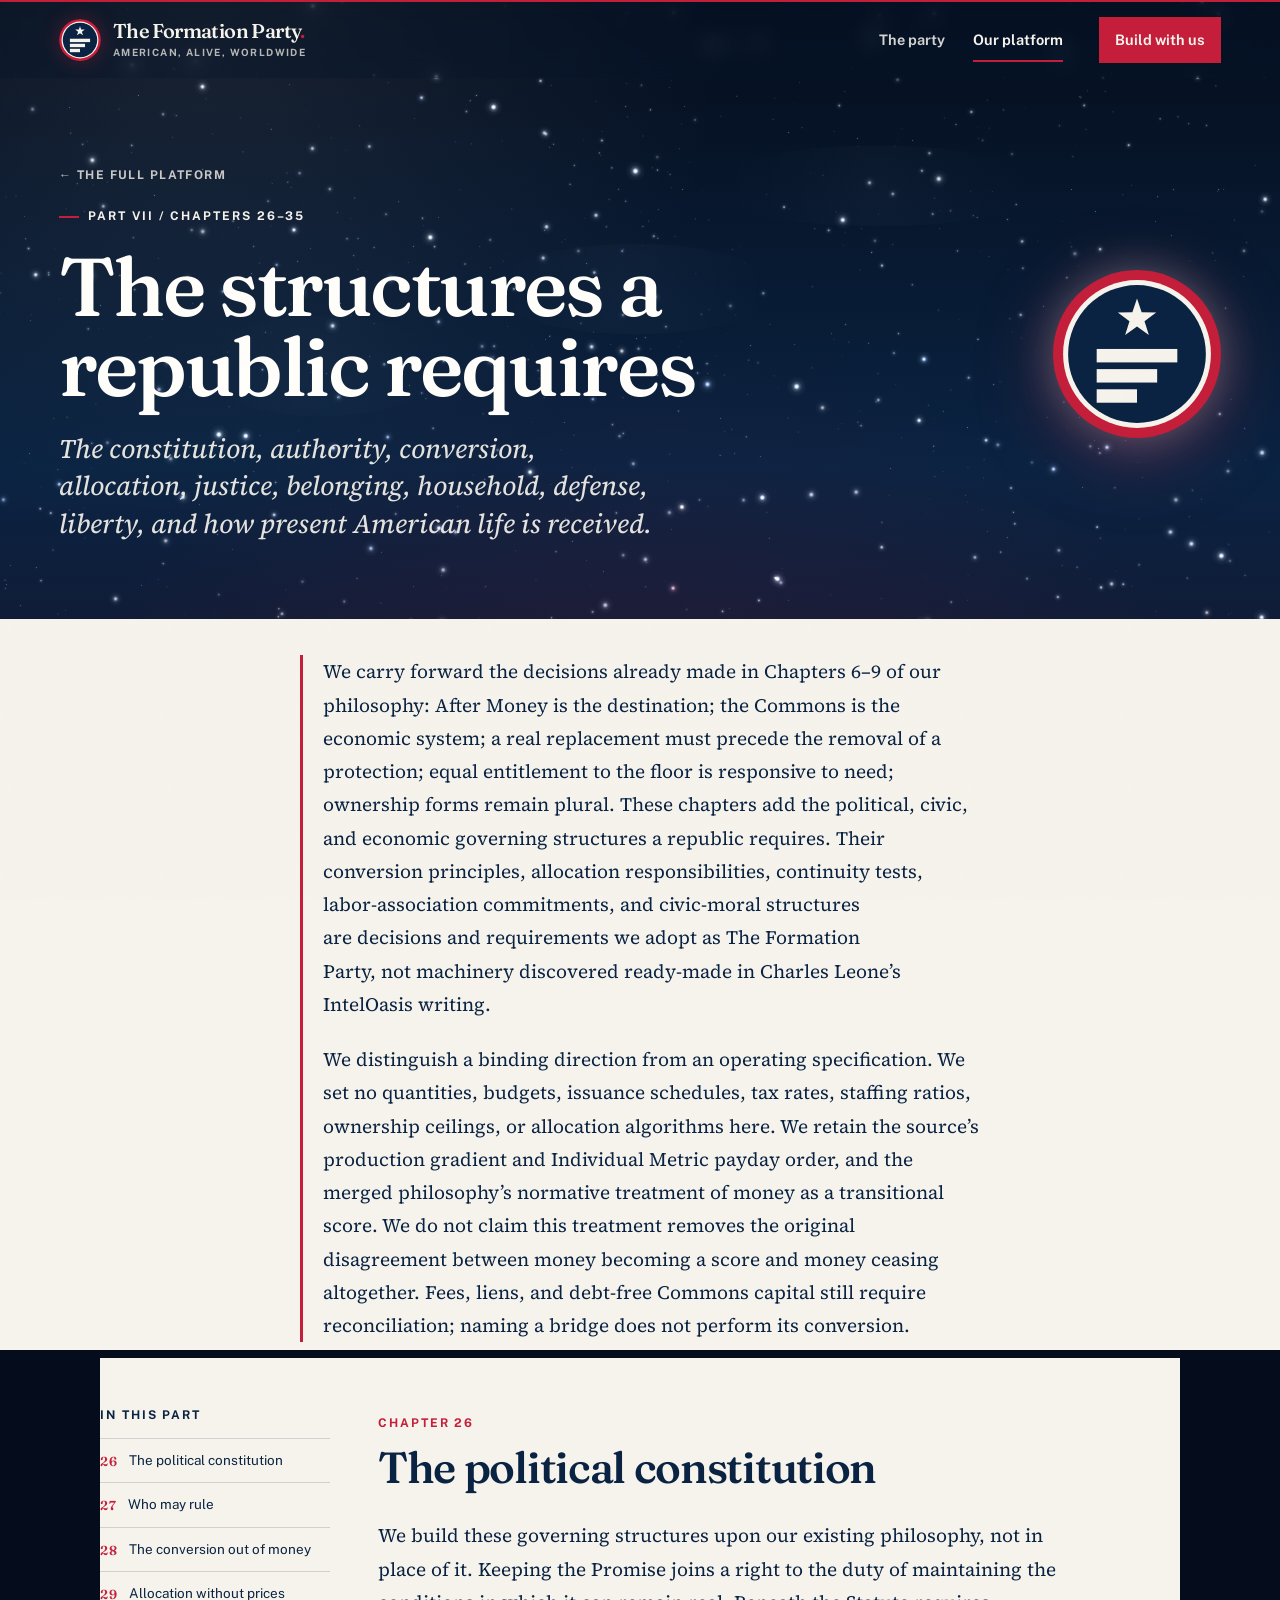
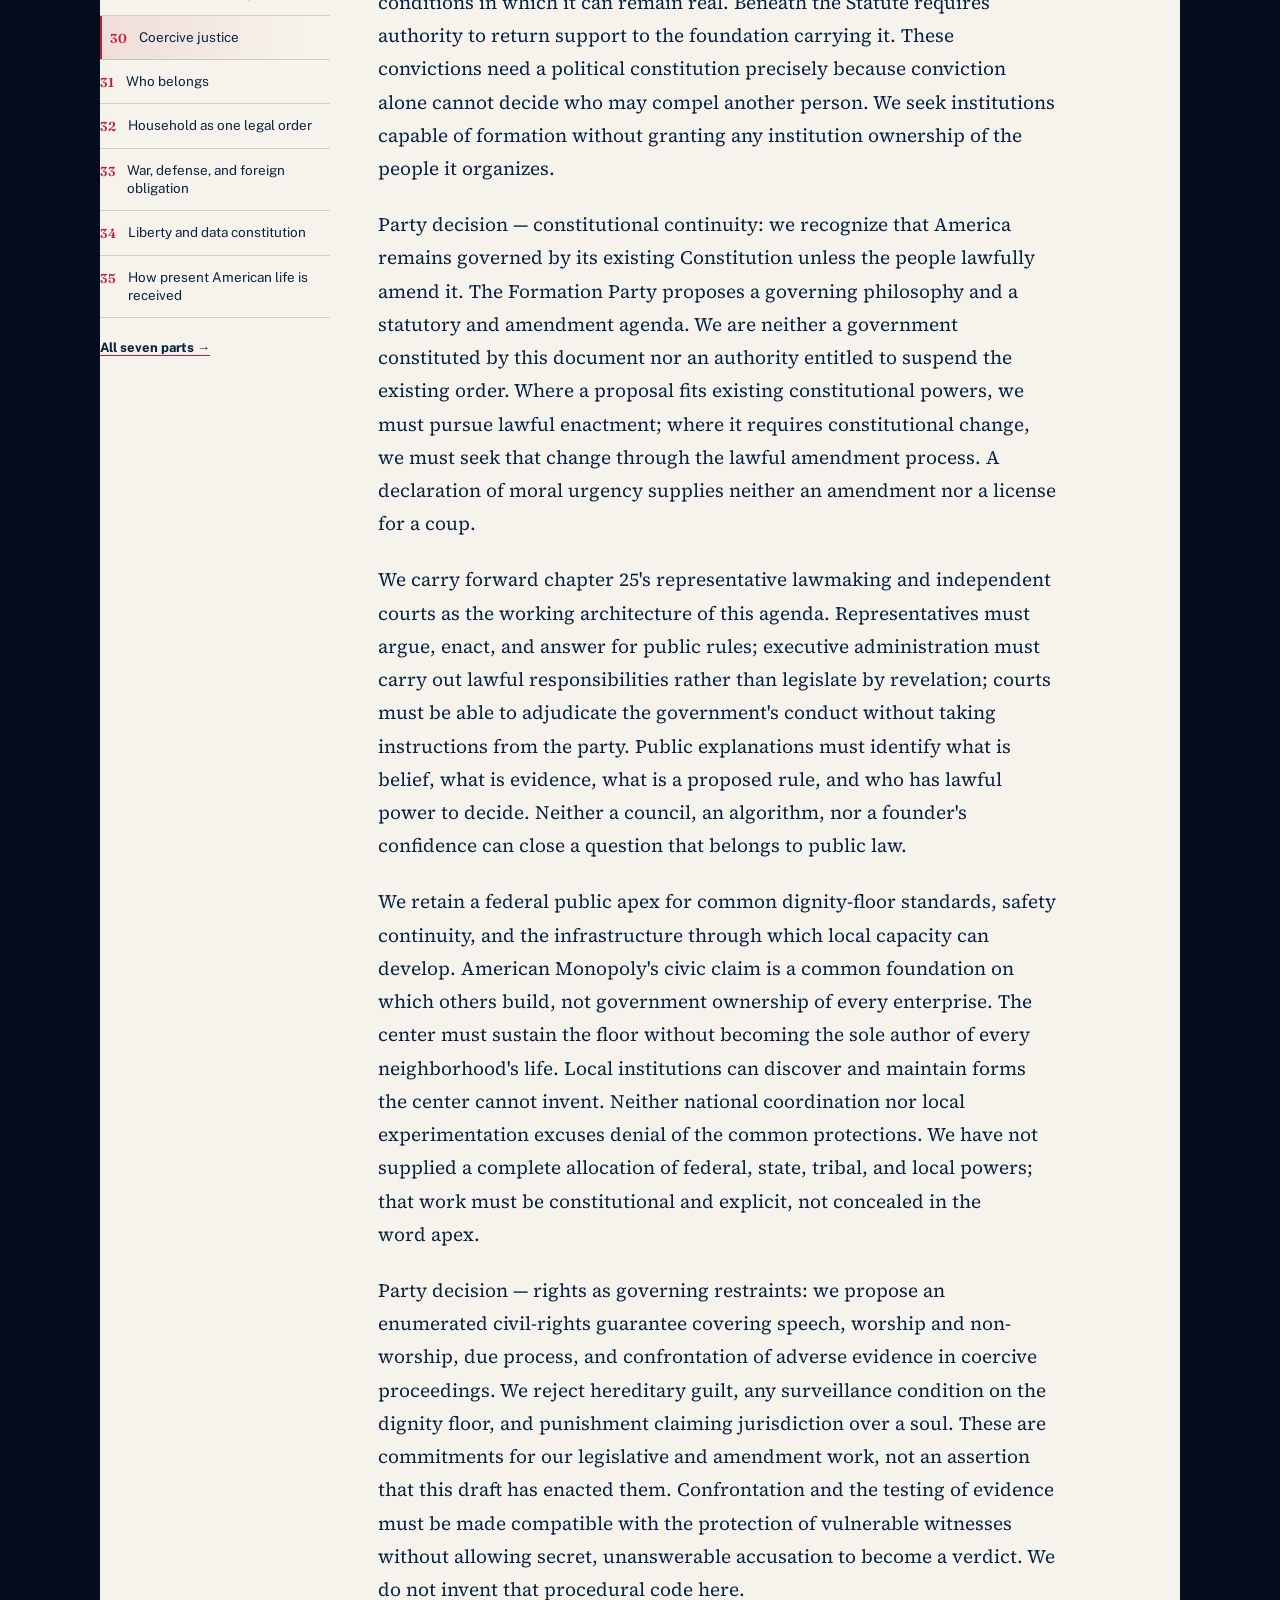
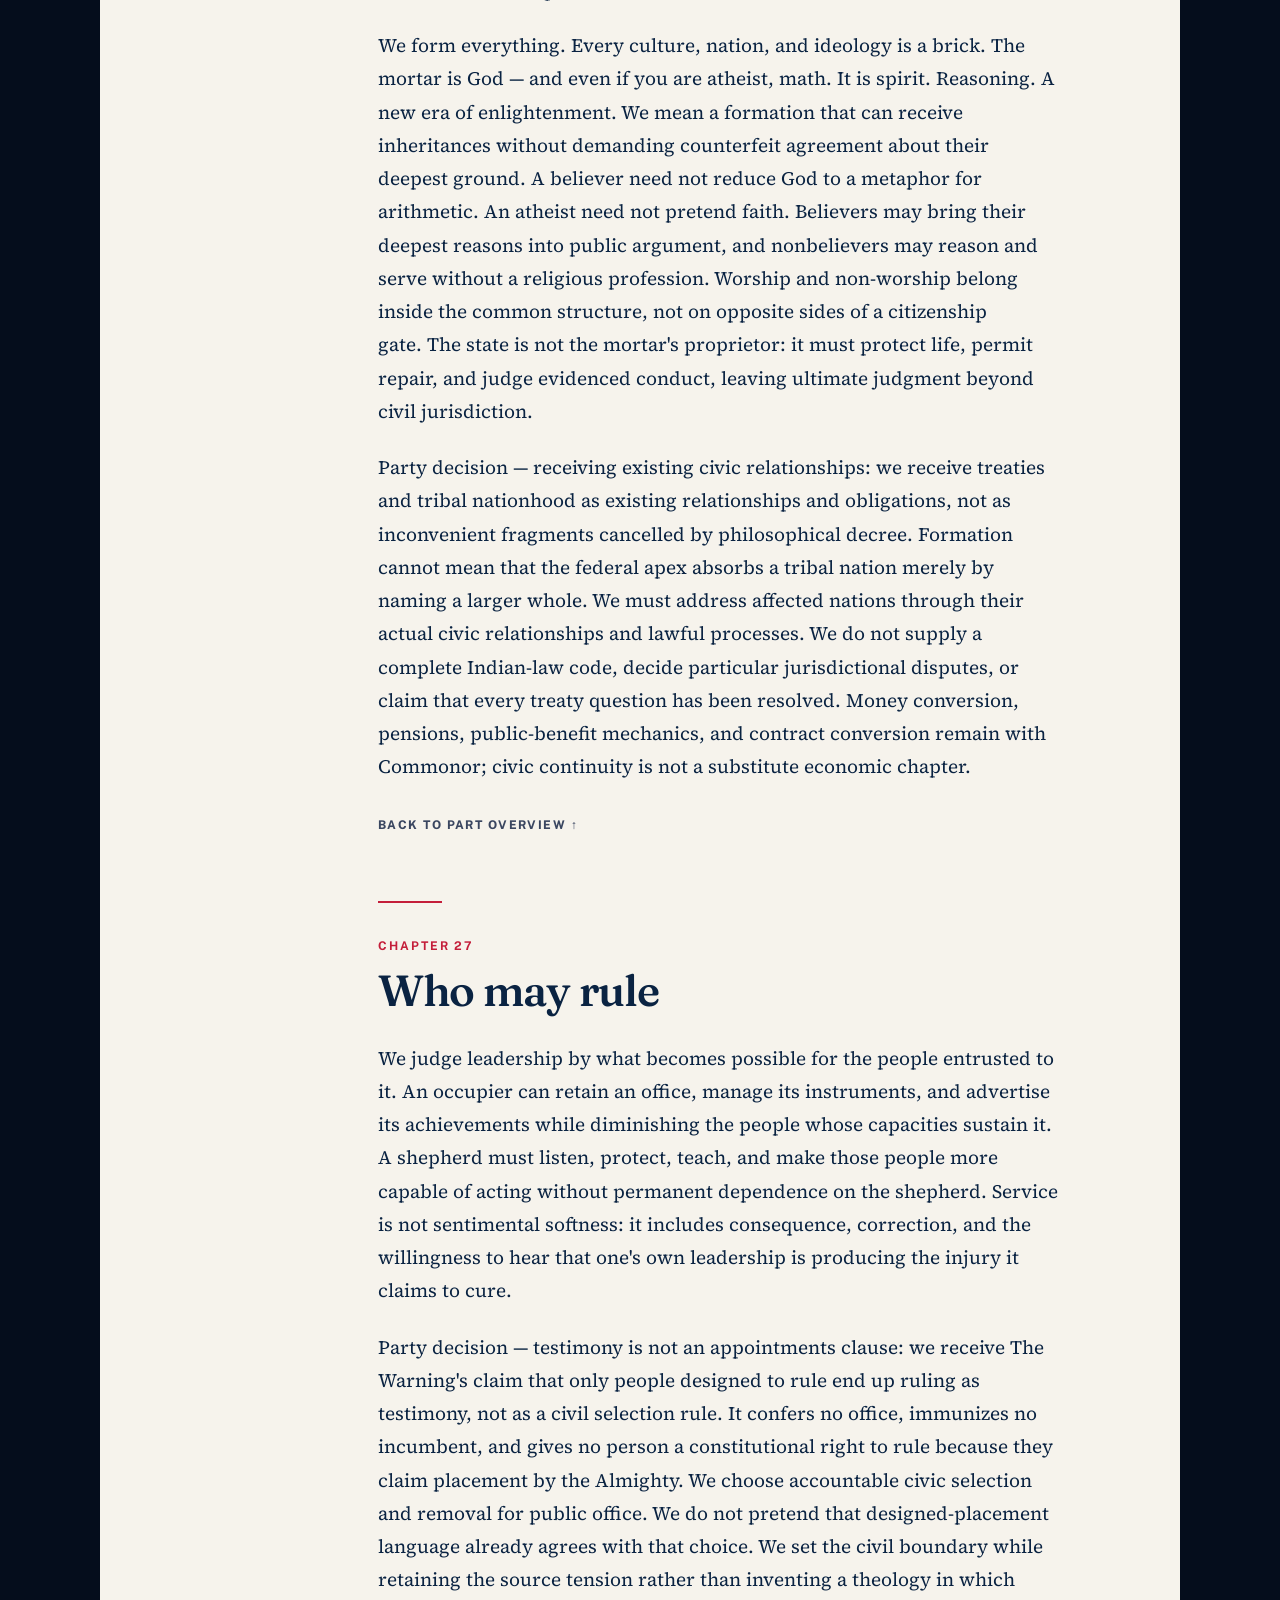
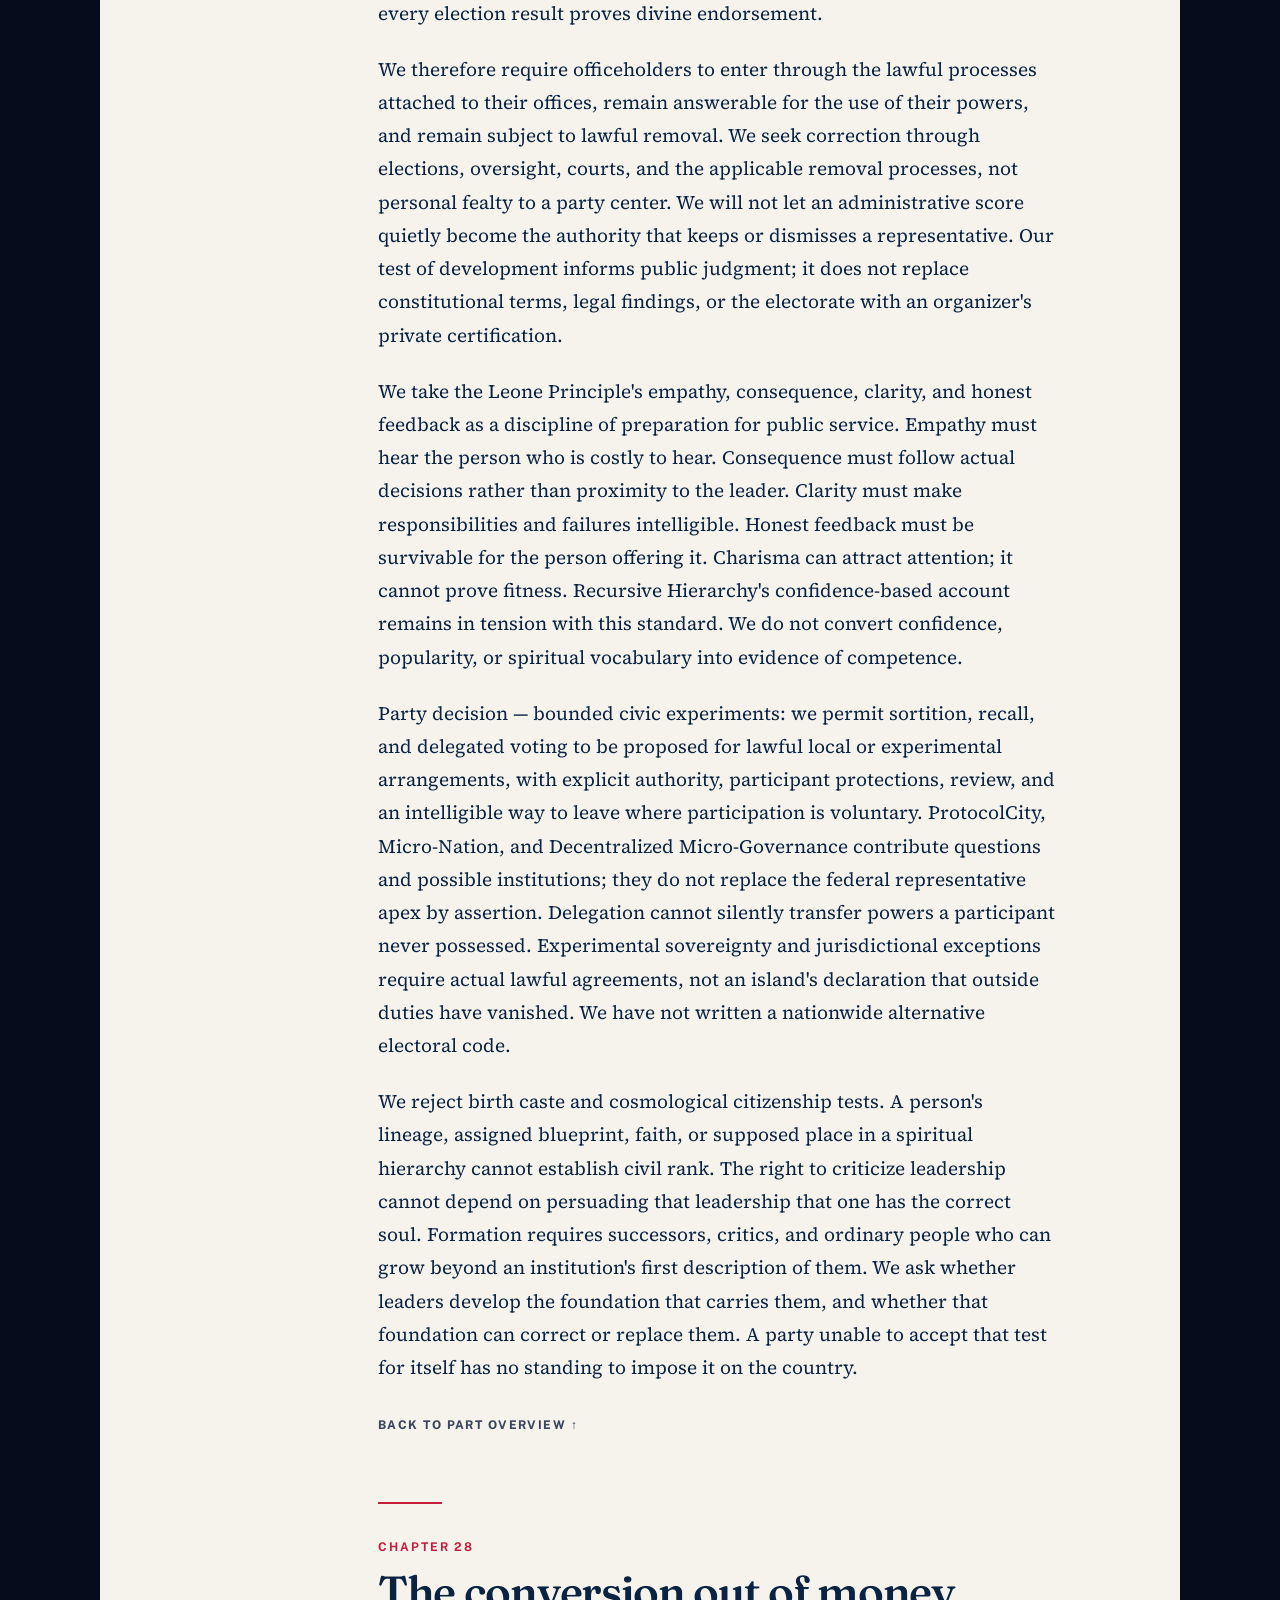
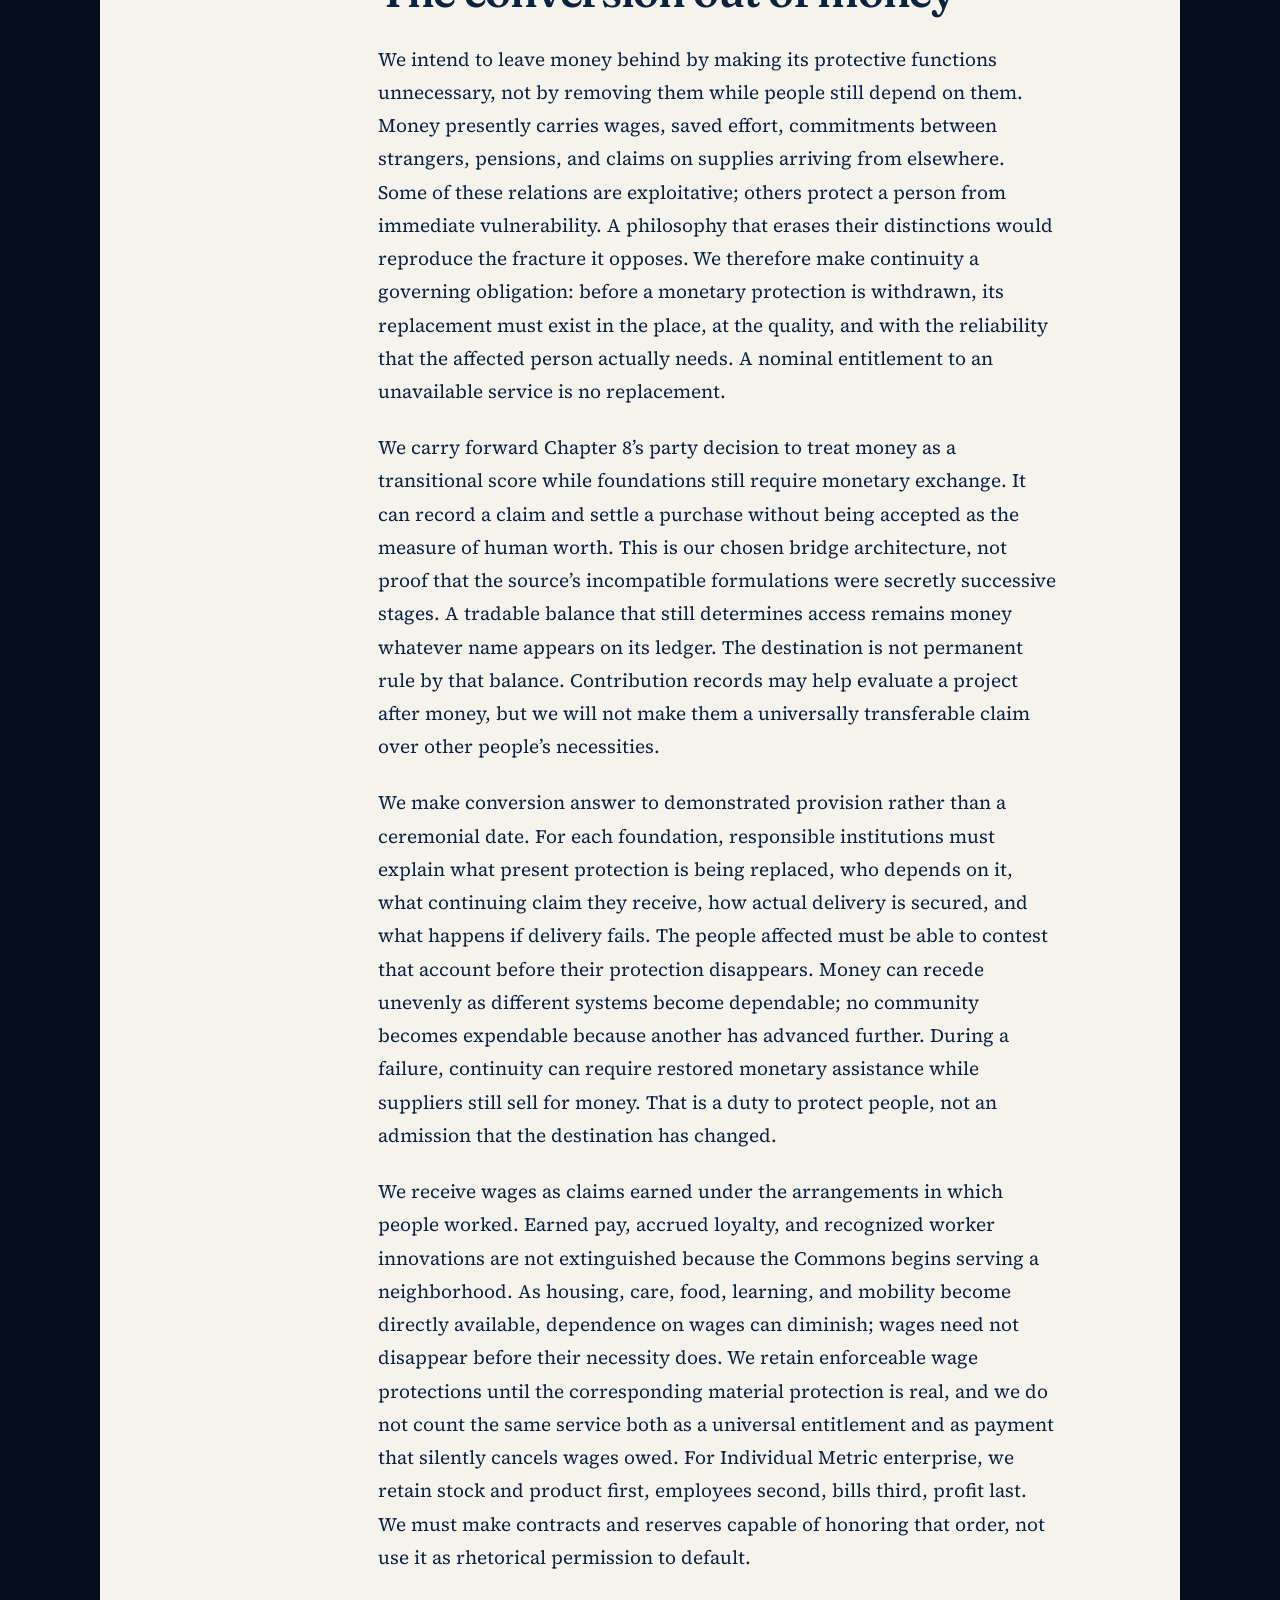
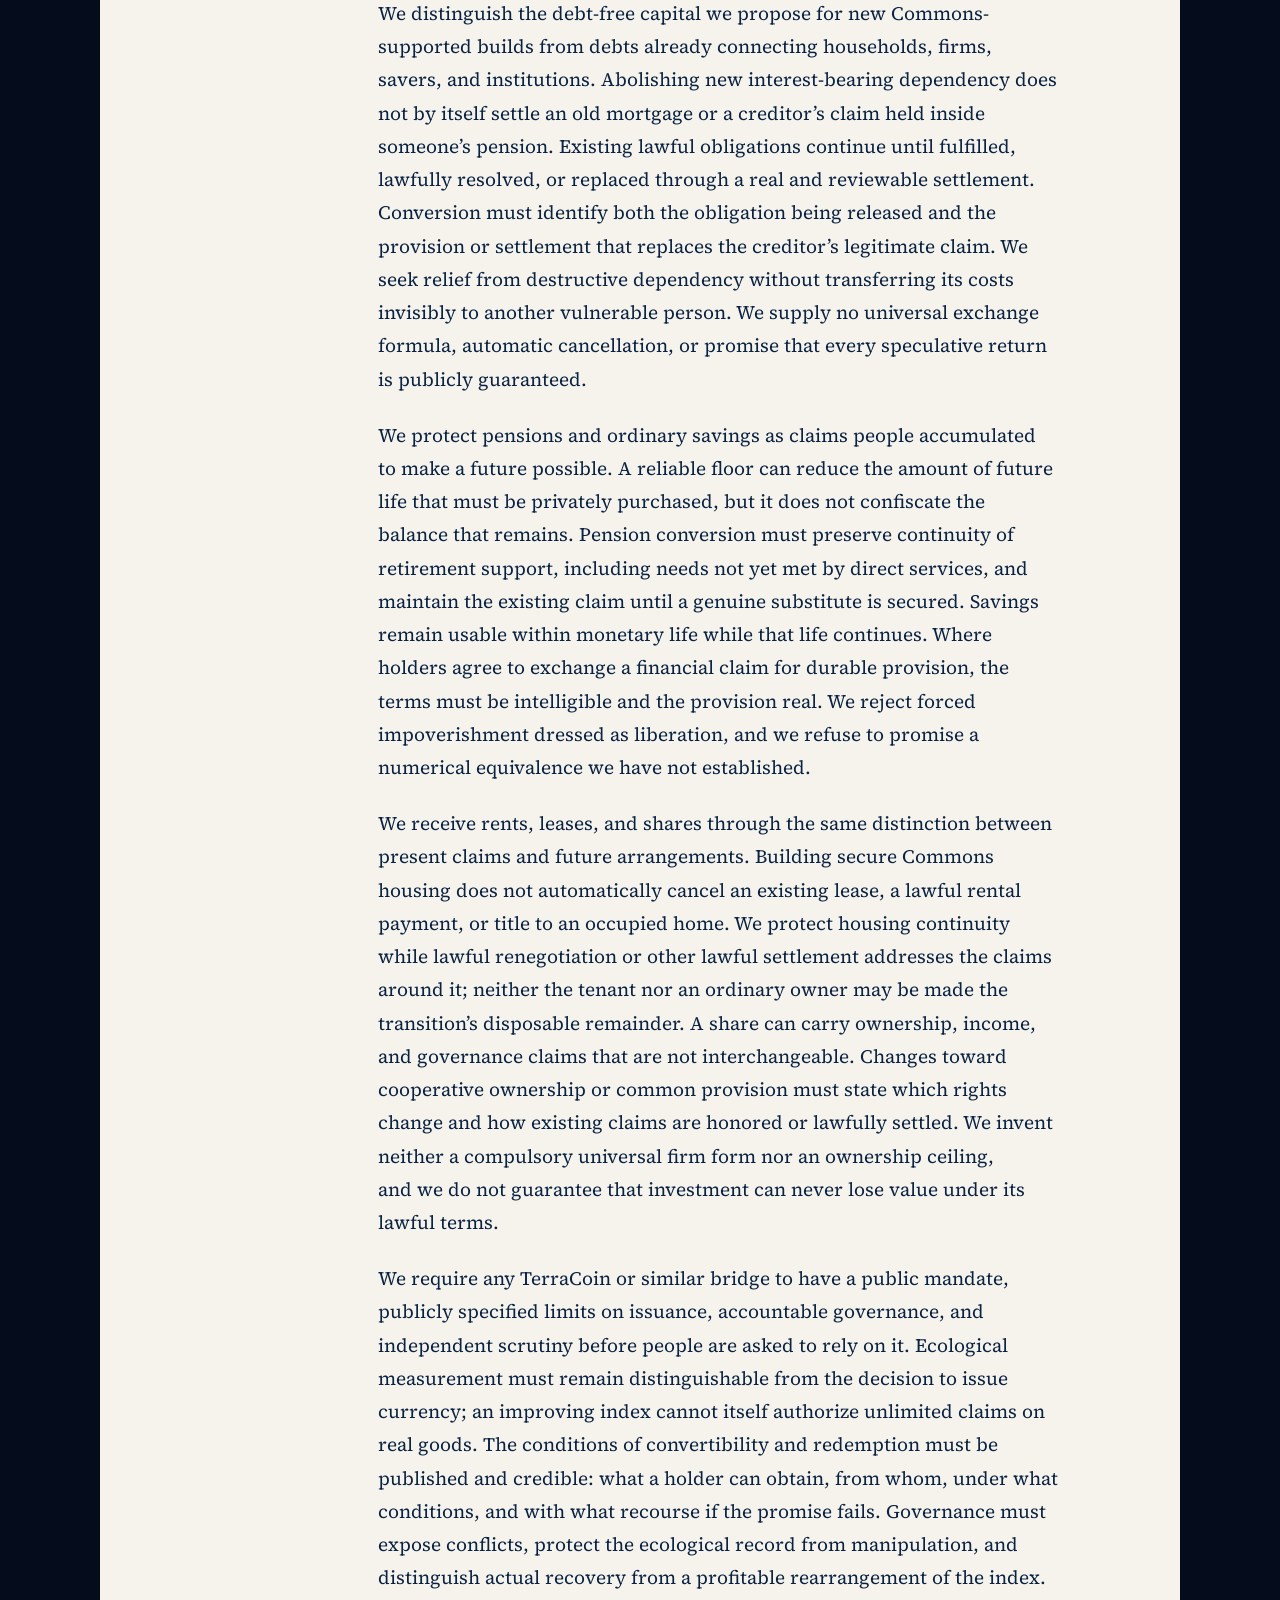
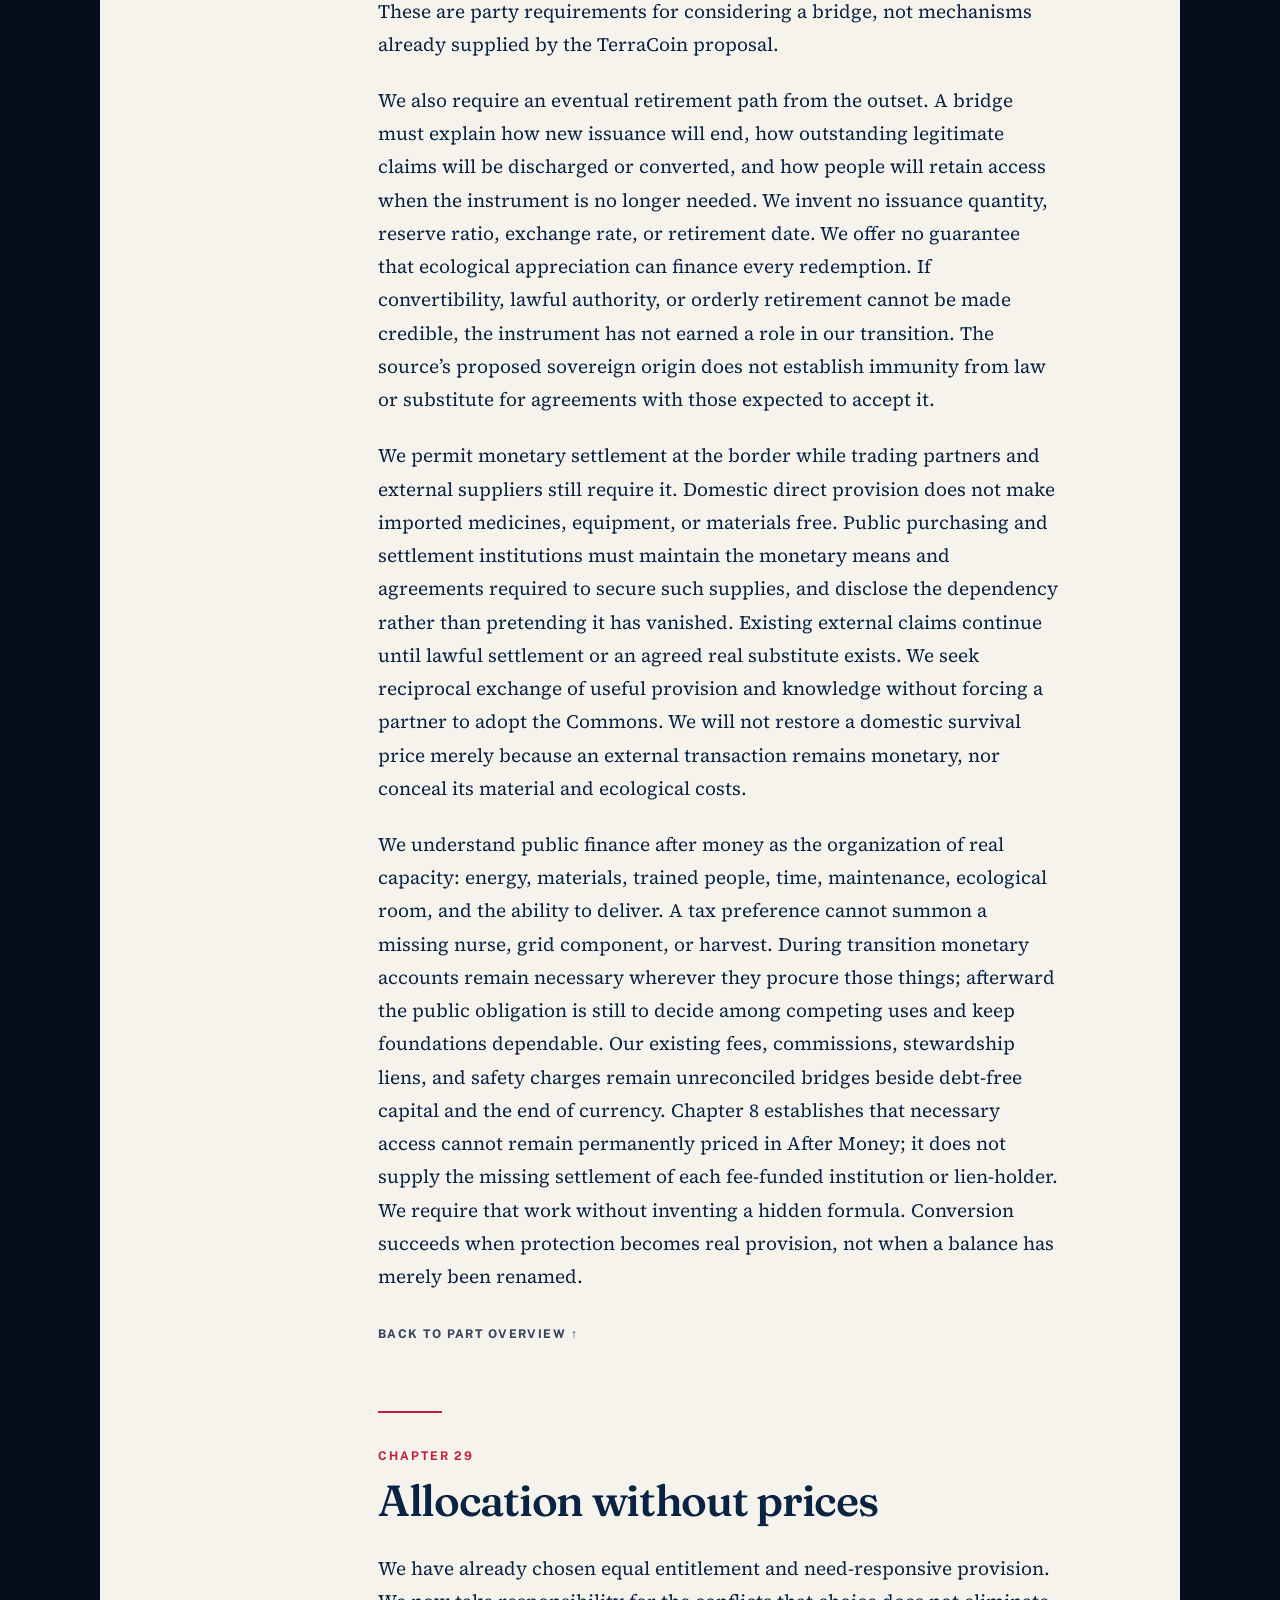
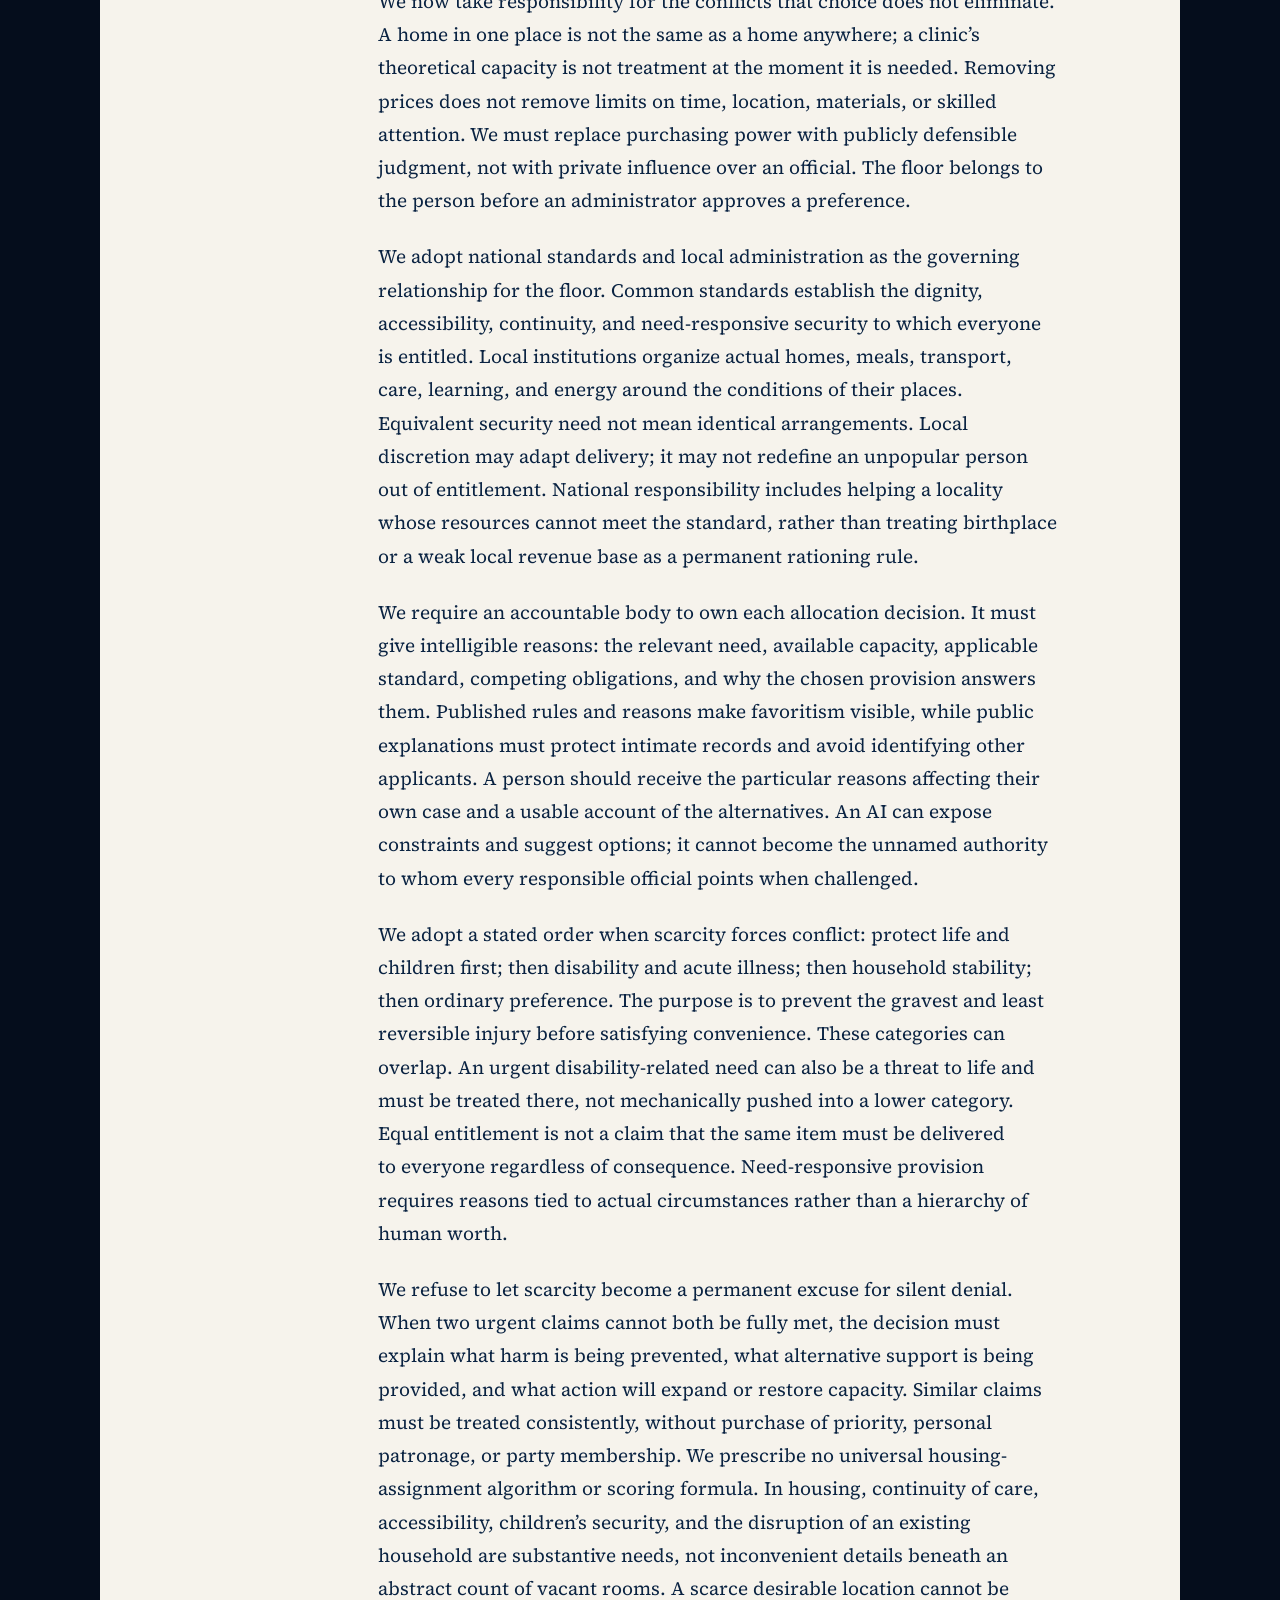
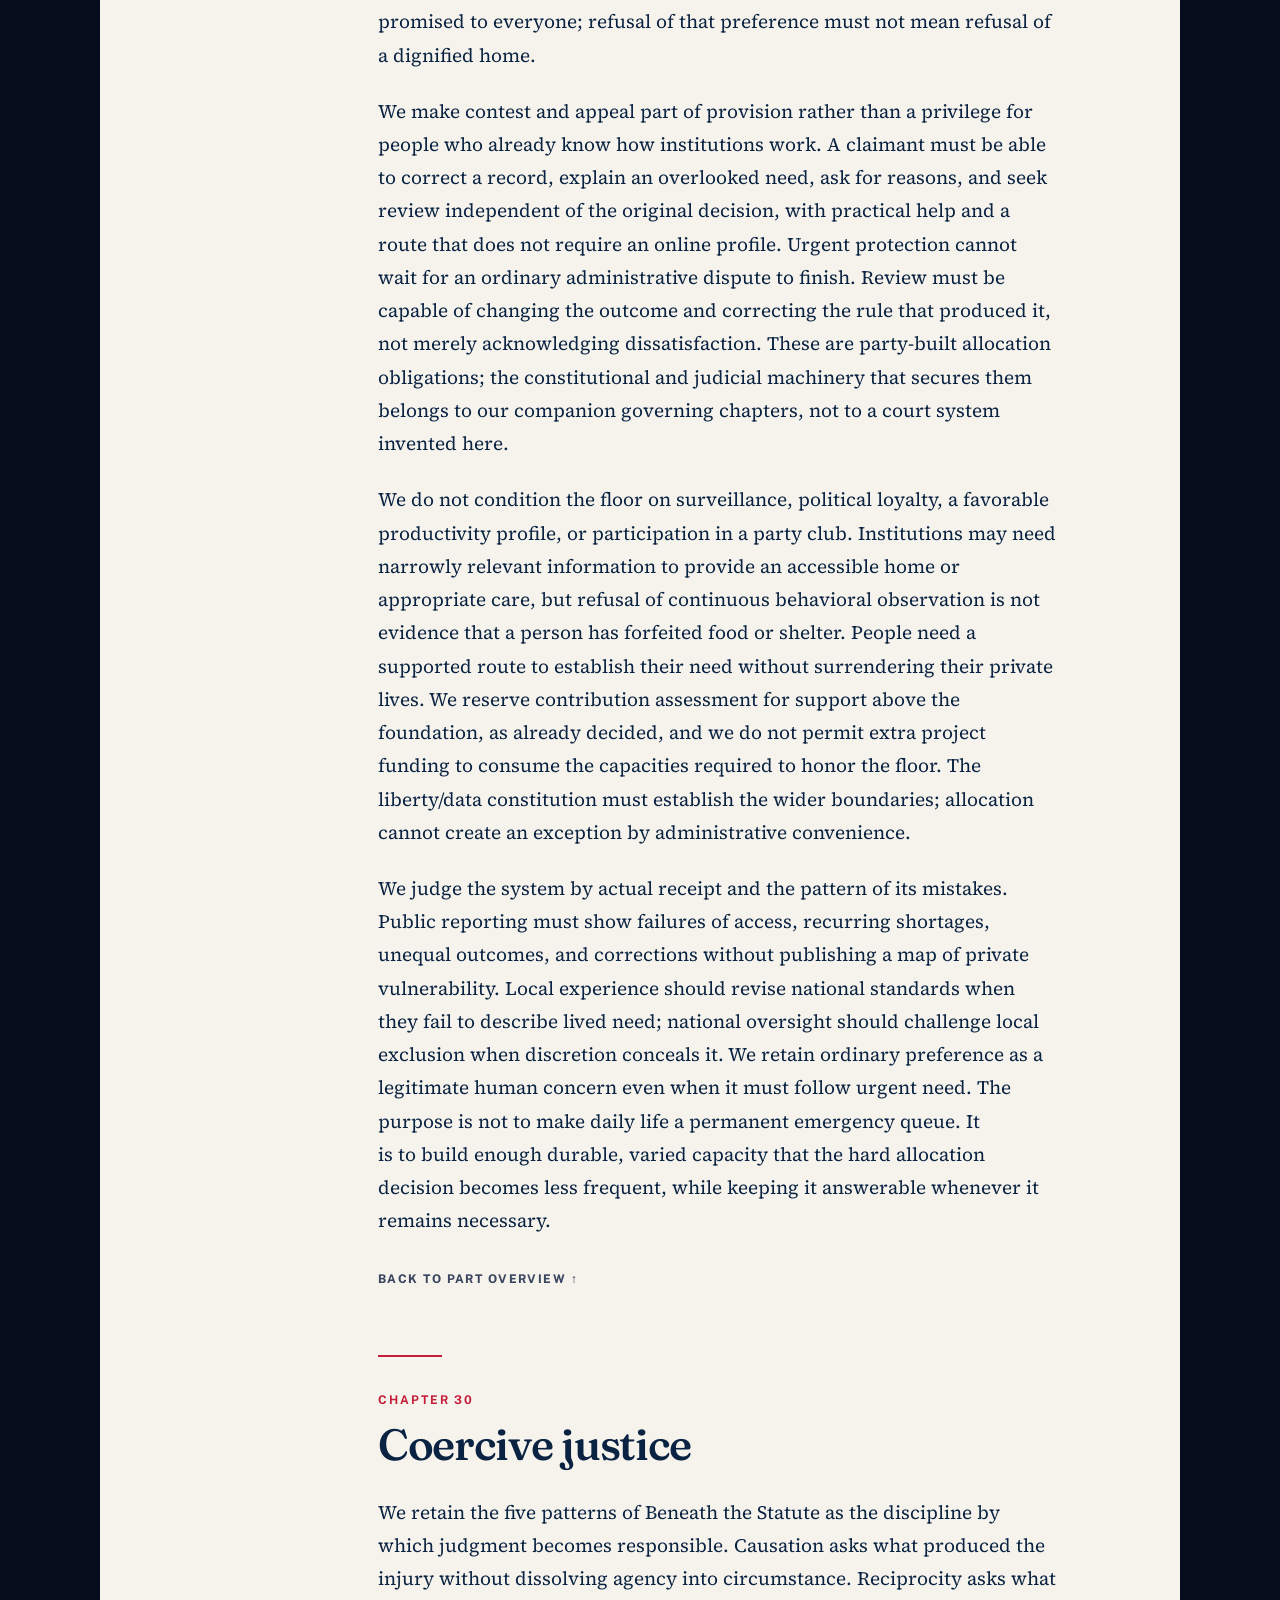
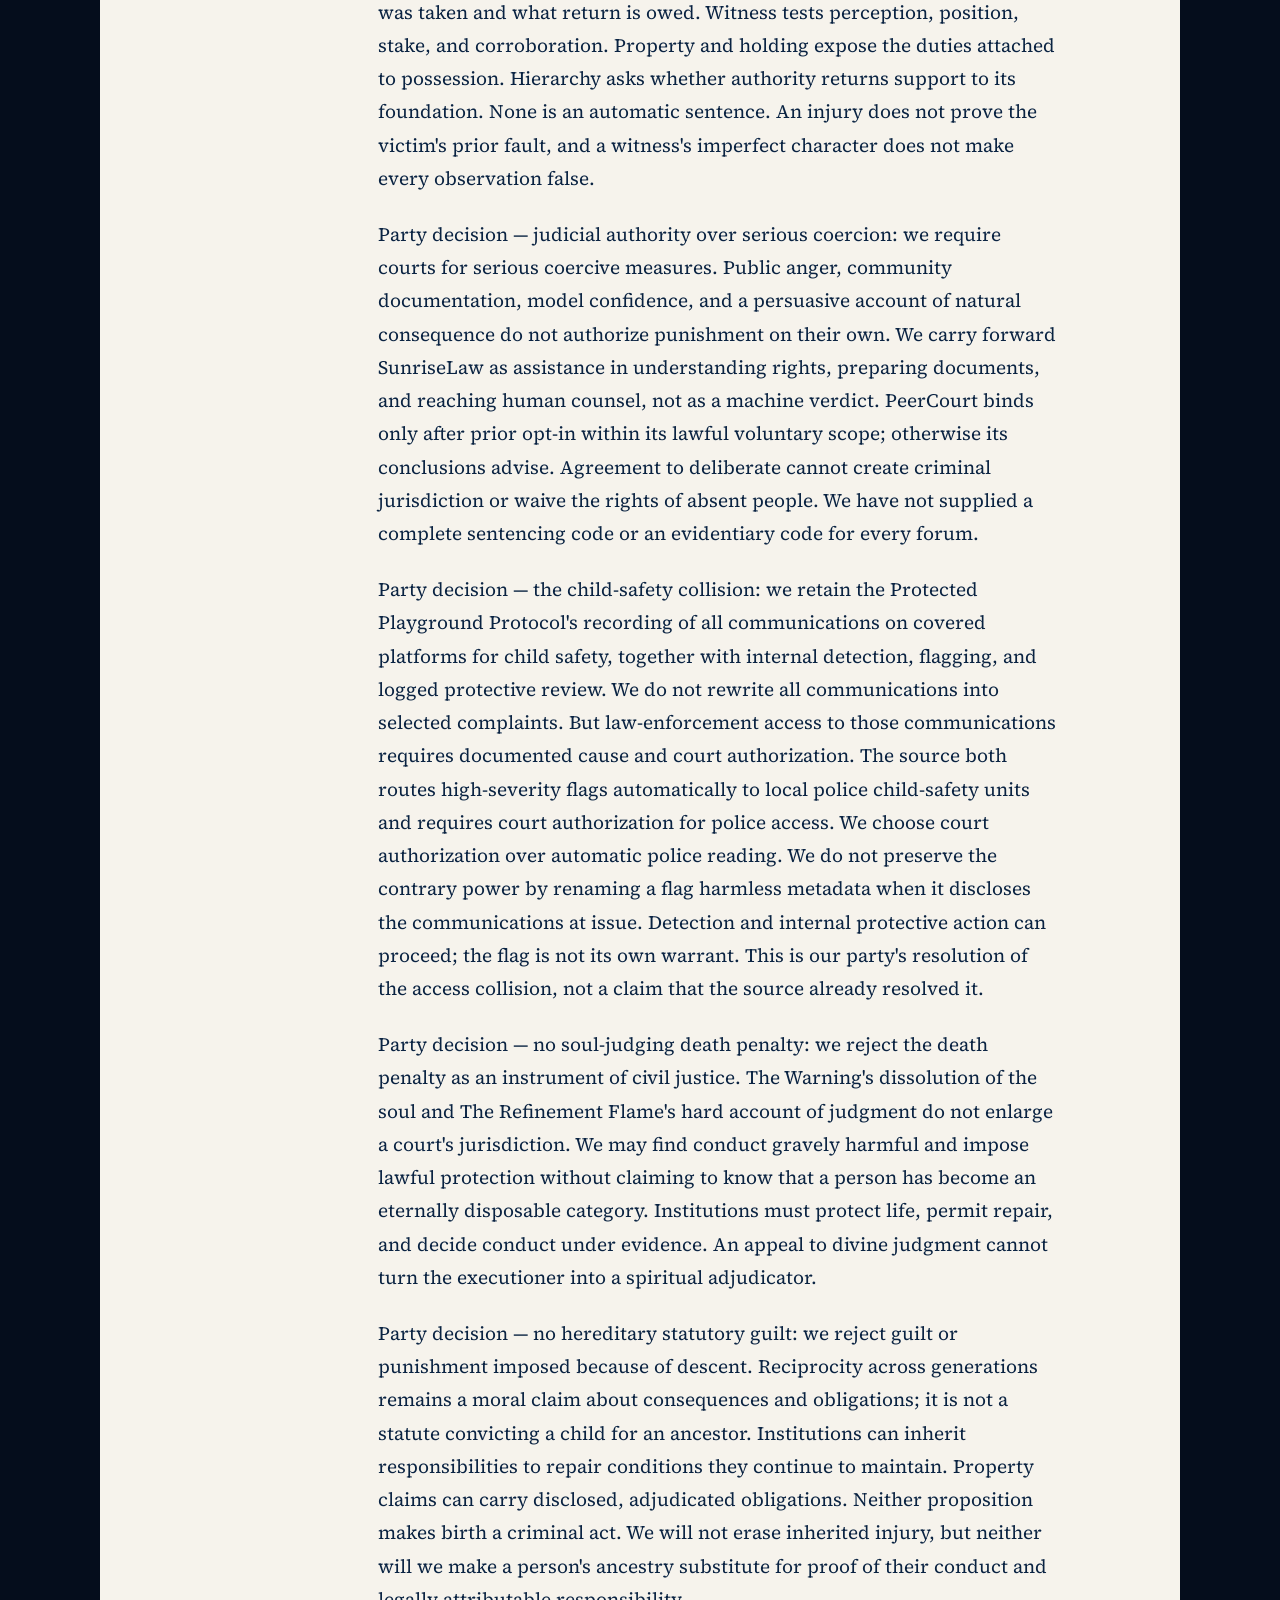
<file: structures.html>
<!doctype html>
<html lang="en"><head><meta charset="utf-8"><meta name="viewport" content="width=device-width, initial-scale=1"><title>The structures a republic requires | The Formation Party</title><meta name="description" content="The constitution, authority, conversion, allocation, justice, belonging, household, defense, liberty, and how present American life is received."><meta name="theme-color" content="#0A2342"><link rel="icon" href="favicon.svg" type="image/svg+xml"><link rel="stylesheet" href="styles.css"><script src="site.js" defer></script><meta property="og:type" content="website"><meta property="og:title" content="The structures a republic requires | The Formation Party"><meta property="og:description" content="The constitution, authority, conversion, allocation, justice, belonging, household, defense, liberty, and how present American life is received."></head>
<body class="page-part"><a class="skip-link" href="#main">Skip to content</a><header class="site-header"><div class="header-rule" aria-hidden="true"></div><div class="header-inner"><a class="brand" href="index.html" aria-label="The Formation Party — home"><img class="brand-logo" src="logo.svg" width="42" height="42" alt=""><span class="brand-lockup"><span class="brand-name">The Formation Party<span class="brand-period">.</span></span><span class="brand-tag">American, alive, worldwide</span></span></a><button class="menu-toggle" type="button" aria-expanded="false" aria-controls="main-nav" hidden><span class="menu-label">Menu</span><span class="menu-bars" aria-hidden="true"><i></i><i></i><i></i></span></button><nav id="main-nav" aria-label="Main navigation"><a href="about.html">The party</a><a href="philosophy.html" aria-current="page">Our platform</a><a href="join.html">Build with us</a></nav></div></header><main id="main" tabindex="-1"><section class="part-hero"><a class="breadcrumb" href="philosophy.html">← The full platform</a><p class="eyebrow">Part VII / Chapters 26–35</p><h1>The structures a republic requires</h1><p class="standfirst">The constitution, authority, conversion, allocation, justice, belonging, household, defense, liberty, and how present American life is received.</p></section>
<section class="section paper preface"><div class="reading"><p>We carry forward the decisions already made in Chapters 6–9 of our philosophy: After Money is the destination; the Commons is the economic system; a real replacement must precede the removal of a protection; equal entitlement to the floor is responsive to need; ownership forms remain plural. These chapters add the political, civic, and economic governing structures a republic requires. Their conversion principles, allocation responsibilities, continuity tests, labor-association commitments, and civic-moral structures are decisions and requirements we adopt as The Formation Party, not machinery discovered ready-made in Charles Leone’s IntelOasis writing.</p>
<p>We distinguish a binding direction from an operating specification. We set no quantities, budgets, issuance schedules, tax rates, staffing ratios, ownership ceilings, or allocation algorithms here. We retain the source’s production gradient and Individual Metric payday order, and the merged philosophy’s normative treatment of money as a transitional score. We do not claim this treatment removes the original disagreement between money becoming a score and money ceasing altogether. Fees, liens, and debt-free Commons capital still require reconciliation; naming a bridge does not perform its conversion.</p></div></section>
<div class="chapter-layout"><aside class="chapter-nav"><p class="eyebrow">In this part</p><nav aria-label="Chapters in this part"><a href="#chapter-26"><span>26</span>The political constitution</a><a href="#chapter-27"><span>27</span>Who may rule</a><a href="#chapter-28"><span>28</span>The conversion out of money</a><a href="#chapter-29"><span>29</span>Allocation without prices</a><a href="#chapter-30"><span>30</span>Coercive justice</a><a href="#chapter-31"><span>31</span>Who belongs</a><a href="#chapter-32"><span>32</span>Household as one legal order</a><a href="#chapter-33"><span>33</span>War, defense, and foreign obligation</a><a href="#chapter-34"><span>34</span>Liberty and data constitution</a><a href="#chapter-35"><span>35</span>How present American life is received</a></nav><a class="all-parts" href="philosophy.html">All seven parts →</a></aside><div class="chapters"><article class="chapter" id="chapter-26"><p class="eyebrow">Chapter 26</p><h2>The political constitution</h2><p>We build these governing structures upon our existing philosophy, not in place of it. Keeping the Promise joins a right to the duty of maintaining the conditions in which it can remain real. Beneath the Statute requires authority to return support to the foundation carrying it. These convictions need a political constitution precisely because conviction alone cannot decide who may compel another person. We seek institutions capable of formation without granting any institution ownership of the people it organizes.</p>
<p>Party decision — constitutional continuity: we recognize that America remains governed by its existing Constitution unless the people lawfully amend it. The Formation Party proposes a governing philosophy and a statutory and amendment agenda. We are neither a government constituted by this document nor an authority entitled to suspend the existing order. Where a proposal fits existing constitutional powers, we must pursue lawful enactment; where it requires constitutional change, we must seek that change through the lawful amendment process. A declaration of moral urgency supplies neither an amendment nor a license for a coup.</p>
<p>We carry forward chapter 25's representative lawmaking and independent courts as the working architecture of this agenda. Representatives must argue, enact, and answer for public rules; executive administration must carry out lawful responsibilities rather than legislate by revelation; courts must be able to adjudicate the government's conduct without taking instructions from the party. Public explanations must identify what is belief, what is evidence, what is a proposed rule, and who has lawful power to decide. Neither a council, an algorithm, nor a founder's confidence can close a question that belongs to public law.</p>
<p>We retain a federal public apex for common dignity-floor standards, safety continuity, and the infrastructure through which local capacity can develop. American Monopoly's civic claim is a common foundation on which others build, not government ownership of every enterprise. The center must sustain the floor without becoming the sole author of every neighborhood's life. Local institutions can discover and maintain forms the center cannot invent. Neither national coordination nor local experimentation excuses denial of the common protections. We have not supplied a complete allocation of federal, state, tribal, and local powers; that work must be constitutional and explicit, not concealed in the word apex.</p>
<p>Party decision — rights as governing restraints: we propose an enumerated civil-rights guarantee covering speech, worship and non-worship, due process, and confrontation of adverse evidence in coercive proceedings. We reject hereditary guilt, any surveillance condition on the dignity floor, and punishment claiming jurisdiction over a soul. These are commitments for our legislative and amendment work, not an assertion that this draft has enacted them. Confrontation and the testing of evidence must be made compatible with the protection of vulnerable witnesses without allowing secret, unanswerable accusation to become a verdict. We do not invent that procedural code here.</p>
<p>We form everything. Every culture, nation, and ideology is a brick. The mortar is God — and even if you are atheist, math. It is spirit. Reasoning. A new era of enlightenment. We mean a formation that can receive inheritances without demanding counterfeit agreement about their deepest ground. A believer need not reduce God to a metaphor for arithmetic. An atheist need not pretend faith. Believers may bring their deepest reasons into public argument, and nonbelievers may reason and serve without a religious profession. Worship and non-worship belong inside the common structure, not on opposite sides of a citizenship gate. The state is not the mortar's proprietor: it must protect life, permit repair, and judge evidenced conduct, leaving ultimate judgment beyond civil jurisdiction.</p>
<p>Party decision — receiving existing civic relationships: we receive treaties and tribal nationhood as existing relationships and obligations, not as inconvenient fragments cancelled by philosophical decree. Formation cannot mean that the federal apex absorbs a tribal nation merely by naming a larger whole. We must address affected nations through their actual civic relationships and lawful processes. We do not supply a complete Indian-law code, decide particular jurisdictional disputes, or claim that every treaty question has been resolved. Money conversion, pensions, public-benefit mechanics, and contract conversion remain with Commonor; civic continuity is not a substitute economic chapter.</p><a class="chapter-top" href="#main">Back to part overview ↑</a></article><article class="chapter" id="chapter-27"><p class="eyebrow">Chapter 27</p><h2>Who may rule</h2><p>We judge leadership by what becomes possible for the people entrusted to it. An occupier can retain an office, manage its instruments, and advertise its achievements while diminishing the people whose capacities sustain it. A shepherd must listen, protect, teach, and make those people more capable of acting without permanent dependence on the shepherd. Service is not sentimental softness: it includes consequence, correction, and the willingness to hear that one's own leadership is producing the injury it claims to cure.</p>
<p>Party decision — testimony is not an appointments clause: we receive The Warning's claim that only people designed to rule end up ruling as testimony, not as a civil selection rule. It confers no office, immunizes no incumbent, and gives no person a constitutional right to rule because they claim placement by the Almighty. We choose accountable civic selection and removal for public office. We do not pretend that designed-placement language already agrees with that choice. We set the civil boundary while retaining the source tension rather than inventing a theology in which every election result proves divine endorsement.</p>
<p>We therefore require officeholders to enter through the lawful processes attached to their offices, remain answerable for the use of their powers, and remain subject to lawful removal. We seek correction through elections, oversight, courts, and the applicable removal processes, not personal fealty to a party center. We will not let an administrative score quietly become the authority that keeps or dismisses a representative. Our test of development informs public judgment; it does not replace constitutional terms, legal findings, or the electorate with an organizer's private certification.</p>
<p>We take the Leone Principle's empathy, consequence, clarity, and honest feedback as a discipline of preparation for public service. Empathy must hear the person who is costly to hear. Consequence must follow actual decisions rather than proximity to the leader. Clarity must make responsibilities and failures intelligible. Honest feedback must be survivable for the person offering it. Charisma can attract attention; it cannot prove fitness. Recursive Hierarchy's confidence-based account remains in tension with this standard. We do not convert confidence, popularity, or spiritual vocabulary into evidence of competence.</p>
<p>Party decision — bounded civic experiments: we permit sortition, recall, and delegated voting to be proposed for lawful local or experimental arrangements, with explicit authority, participant protections, review, and an intelligible way to leave where participation is voluntary. ProtocolCity, Micro-Nation, and Decentralized Micro-Governance contribute questions and possible institutions; they do not replace the federal representative apex by assertion. Delegation cannot silently transfer powers a participant never possessed. Experimental sovereignty and jurisdictional exceptions require actual lawful agreements, not an island's declaration that outside duties have vanished. We have not written a nationwide alternative electoral code.</p>
<p>We reject birth caste and cosmological citizenship tests. A person's lineage, assigned blueprint, faith, or supposed place in a spiritual hierarchy cannot establish civil rank. The right to criticize leadership cannot depend on persuading that leadership that one has the correct soul. Formation requires successors, critics, and ordinary people who can grow beyond an institution's first description of them. We ask whether leaders develop the foundation that carries them, and whether that foundation can correct or replace them. A party unable to accept that test for itself has no standing to impose it on the country.</p><a class="chapter-top" href="#main">Back to part overview ↑</a></article><article class="chapter" id="chapter-28"><p class="eyebrow">Chapter 28</p><h2>The conversion out of money</h2><p>We intend to leave money behind by making its protective functions unnecessary, not by removing them while people still depend on them. Money presently carries wages, saved effort, commitments between strangers, pensions, and claims on supplies arriving from elsewhere. Some of these relations are exploitative; others protect a person from immediate vulnerability. A philosophy that erases their distinctions would reproduce the fracture it opposes. We therefore make continuity a governing obligation: before a monetary protection is withdrawn, its replacement must exist in the place, at the quality, and with the reliability that the affected person actually needs. A nominal entitlement to an unavailable service is no replacement.</p>
<p>We carry forward Chapter 8’s party decision to treat money as a transitional score while foundations still require monetary exchange. It can record a claim and settle a purchase without being accepted as the measure of human worth. This is our chosen bridge architecture, not proof that the source’s incompatible formulations were secretly successive stages. A tradable balance that still determines access remains money whatever name appears on its ledger. The destination is not permanent rule by that balance. Contribution records may help evaluate a project after money, but we will not make them a universally transferable claim over other people’s necessities.</p>
<p>We make conversion answer to demonstrated provision rather than a ceremonial date. For each foundation, responsible institutions must explain what present protection is being replaced, who depends on it, what continuing claim they receive, how actual delivery is secured, and what happens if delivery fails. The people affected must be able to contest that account before their protection disappears. Money can recede unevenly as different systems become dependable; no community becomes expendable because another has advanced further. During a failure, continuity can require restored monetary assistance while suppliers still sell for money. That is a duty to protect people, not an admission that the destination has changed.</p>
<p>We receive wages as claims earned under the arrangements in which people worked. Earned pay, accrued loyalty, and recognized worker innovations are not extinguished because the Commons begins serving a neighborhood. As housing, care, food, learning, and mobility become directly available, dependence on wages can diminish; wages need not disappear before their necessity does. We retain enforceable wage protections until the corresponding material protection is real, and we do not count the same service both as a universal entitlement and as payment that silently cancels wages owed. For Individual Metric enterprise, we retain stock and product first, employees second, bills third, profit last. We must make contracts and reserves capable of honoring that order, not use it as rhetorical permission to default.</p>
<p>We distinguish the debt-free capital we propose for new Commons-supported builds from debts already connecting households, firms, savers, and institutions. Abolishing new interest-bearing dependency does not by itself settle an old mortgage or a creditor’s claim held inside someone’s pension. Existing lawful obligations continue until fulfilled, lawfully resolved, or replaced through a real and reviewable settlement. Conversion must identify both the obligation being released and the provision or settlement that replaces the creditor’s legitimate claim. We seek relief from destructive dependency without transferring its costs invisibly to another vulnerable person. We supply no universal exchange formula, automatic cancellation, or promise that every speculative return is publicly guaranteed.</p>
<p>We protect pensions and ordinary savings as claims people accumulated to make a future possible. A reliable floor can reduce the amount of future life that must be privately purchased, but it does not confiscate the balance that remains. Pension conversion must preserve continuity of retirement support, including needs not yet met by direct services, and maintain the existing claim until a genuine substitute is secured. Savings remain usable within monetary life while that life continues. Where holders agree to exchange a financial claim for durable provision, the terms must be intelligible and the provision real. We reject forced impoverishment dressed as liberation, and we refuse to promise a numerical equivalence we have not established.</p>
<p>We receive rents, leases, and shares through the same distinction between present claims and future arrangements. Building secure Commons housing does not automatically cancel an existing lease, a lawful rental payment, or title to an occupied home. We protect housing continuity while lawful renegotiation or other lawful settlement addresses the claims around it; neither the tenant nor an ordinary owner may be made the transition’s disposable remainder. A share can carry ownership, income, and governance claims that are not interchangeable. Changes toward cooperative ownership or common provision must state which rights change and how existing claims are honored or lawfully settled. We invent neither a compulsory universal firm form nor an ownership ceiling, and we do not guarantee that investment can never lose value under its lawful terms.</p>
<p>We require any TerraCoin or similar bridge to have a public mandate, publicly specified limits on issuance, accountable governance, and independent scrutiny before people are asked to rely on it. Ecological measurement must remain distinguishable from the decision to issue currency; an improving index cannot itself authorize unlimited claims on real goods. The conditions of convertibility and redemption must be published and credible: what a holder can obtain, from whom, under what conditions, and with what recourse if the promise fails. Governance must expose conflicts, protect the ecological record from manipulation, and distinguish actual recovery from a profitable rearrangement of the index. These are party requirements for considering a bridge, not mechanisms already supplied by the TerraCoin proposal.</p>
<p>We also require an eventual retirement path from the outset. A bridge must explain how new issuance will end, how outstanding legitimate claims will be discharged or converted, and how people will retain access when the instrument is no longer needed. We invent no issuance quantity, reserve ratio, exchange rate, or retirement date. We offer no guarantee that ecological appreciation can finance every redemption. If convertibility, lawful authority, or orderly retirement cannot be made credible, the instrument has not earned a role in our transition. The source’s proposed sovereign origin does not establish immunity from law or substitute for agreements with those expected to accept it.</p>
<p>We permit monetary settlement at the border while trading partners and external suppliers still require it. Domestic direct provision does not make imported medicines, equipment, or materials free. Public purchasing and settlement institutions must maintain the monetary means and agreements required to secure such supplies, and disclose the dependency rather than pretending it has vanished. Existing external claims continue until lawful settlement or an agreed real substitute exists. We seek reciprocal exchange of useful provision and knowledge without forcing a partner to adopt the Commons. We will not restore a domestic survival price merely because an external transaction remains monetary, nor conceal its material and ecological costs.</p>
<p>We understand public finance after money as the organization of real capacity: energy, materials, trained people, time, maintenance, ecological room, and the ability to deliver. A tax preference cannot summon a missing nurse, grid component, or harvest. During transition monetary accounts remain necessary wherever they procure those things; afterward the public obligation is still to decide among competing uses and keep foundations dependable. Our existing fees, commissions, stewardship liens, and safety charges remain unreconciled bridges beside debt-free capital and the end of currency. Chapter 8 establishes that necessary access cannot remain permanently priced in After Money; it does not supply the missing settlement of each fee-funded institution or lien-holder. We require that work without inventing a hidden formula. Conversion succeeds when protection becomes real provision, not when a balance has merely been renamed.</p><a class="chapter-top" href="#main">Back to part overview ↑</a></article><article class="chapter" id="chapter-29"><p class="eyebrow">Chapter 29</p><h2>Allocation without prices</h2><p>We have already chosen equal entitlement and need-responsive provision. We now take responsibility for the conflicts that choice does not eliminate. A home in one place is not the same as a home anywhere; a clinic’s theoretical capacity is not treatment at the moment it is needed. Removing prices does not remove limits on time, location, materials, or skilled attention. We must replace purchasing power with publicly defensible judgment, not with private influence over an official. The floor belongs to the person before an administrator approves a preference.</p>
<p>We adopt national standards and local administration as the governing relationship for the floor. Common standards establish the dignity, accessibility, continuity, and need-responsive security to which everyone is entitled. Local institutions organize actual homes, meals, transport, care, learning, and energy around the conditions of their places. Equivalent security need not mean identical arrangements. Local discretion may adapt delivery; it may not redefine an unpopular person out of entitlement. National responsibility includes helping a locality whose resources cannot meet the standard, rather than treating birthplace or a weak local revenue base as a permanent rationing rule.</p>
<p>We require an accountable body to own each allocation decision. It must give intelligible reasons: the relevant need, available capacity, applicable standard, competing obligations, and why the chosen provision answers them. Published rules and reasons make favoritism visible, while public explanations must protect intimate records and avoid identifying other applicants. A person should receive the particular reasons affecting their own case and a usable account of the alternatives. An AI can expose constraints and suggest options; it cannot become the unnamed authority to whom every responsible official points when challenged.</p>
<p>We adopt a stated order when scarcity forces conflict: protect life and children first; then disability and acute illness; then household stability; then ordinary preference. The purpose is to prevent the gravest and least reversible injury before satisfying convenience. These categories can overlap. An urgent disability-related need can also be a threat to life and must be treated there, not mechanically pushed into a lower category. Equal entitlement is not a claim that the same item must be delivered to everyone regardless of consequence. Need-responsive provision requires reasons tied to actual circumstances rather than a hierarchy of human worth.</p>
<p>We refuse to let scarcity become a permanent excuse for silent denial. When two urgent claims cannot both be fully met, the decision must explain what harm is being prevented, what alternative support is being provided, and what action will expand or restore capacity. Similar claims must be treated consistently, without purchase of priority, personal patronage, or party membership. We prescribe no universal housing-assignment algorithm or scoring formula. In housing, continuity of care, accessibility, children’s security, and the disruption of an existing household are substantive needs, not inconvenient details beneath an abstract count of vacant rooms. A scarce desirable location cannot be promised to everyone; refusal of that preference must not mean refusal of a dignified home.</p>
<p>We make contest and appeal part of provision rather than a privilege for people who already know how institutions work. A claimant must be able to correct a record, explain an overlooked need, ask for reasons, and seek review independent of the original decision, with practical help and a route that does not require an online profile. Urgent protection cannot wait for an ordinary administrative dispute to finish. Review must be capable of changing the outcome and correcting the rule that produced it, not merely acknowledging dissatisfaction. These are party-built allocation obligations; the constitutional and judicial machinery that secures them belongs to our companion governing chapters, not to a court system invented here.</p>
<p>We do not condition the floor on surveillance, political loyalty, a favorable productivity profile, or participation in a party club. Institutions may need narrowly relevant information to provide an accessible home or appropriate care, but refusal of continuous behavioral observation is not evidence that a person has forfeited food or shelter. People need a supported route to establish their need without surrendering their private lives. We reserve contribution assessment for support above the foundation, as already decided, and we do not permit extra project funding to consume the capacities required to honor the floor. The liberty/data constitution must establish the wider boundaries; allocation cannot create an exception by administrative convenience.</p>
<p>We judge the system by actual receipt and the pattern of its mistakes. Public reporting must show failures of access, recurring shortages, unequal outcomes, and corrections without publishing a map of private vulnerability. Local experience should revise national standards when they fail to describe lived need; national oversight should challenge local exclusion when discretion conceals it. We retain ordinary preference as a legitimate human concern even when it must follow urgent need. The purpose is not to make daily life a permanent emergency queue. It is to build enough durable, varied capacity that the hard allocation decision becomes less frequent, while keeping it answerable whenever it remains necessary.</p><a class="chapter-top" href="#main">Back to part overview ↑</a></article><article class="chapter" id="chapter-30"><p class="eyebrow">Chapter 30</p><h2>Coercive justice</h2><p>We retain the five patterns of Beneath the Statute as the discipline by which judgment becomes responsible. Causation asks what produced the injury without dissolving agency into circumstance. Reciprocity asks what was taken and what return is owed. Witness tests perception, position, stake, and corroboration. Property and holding expose the duties attached to possession. Hierarchy asks whether authority returns support to its foundation. None is an automatic sentence. An injury does not prove the victim's prior fault, and a witness's imperfect character does not make every observation false.</p>
<p>Party decision — judicial authority over serious coercion: we require courts for serious coercive measures. Public anger, community documentation, model confidence, and a persuasive account of natural consequence do not authorize punishment on their own. We carry forward SunriseLaw as assistance in understanding rights, preparing documents, and reaching human counsel, not as a machine verdict. PeerCourt binds only after prior opt-in within its lawful voluntary scope; otherwise its conclusions advise. Agreement to deliberate cannot create criminal jurisdiction or waive the rights of absent people. We have not supplied a complete sentencing code or an evidentiary code for every forum.</p>
<p>Party decision — the child-safety collision: we retain the Protected Playground Protocol's recording of all communications on covered platforms for child safety, together with internal detection, flagging, and logged protective review. We do not rewrite all communications into selected complaints. But law-enforcement access to those communications requires documented cause and court authorization. The source both routes high-severity flags automatically to local police child-safety units and requires court authorization for police access. We choose court authorization over automatic police reading. We do not preserve the contrary power by renaming a flag harmless metadata when it discloses the communications at issue. Detection and internal protective action can proceed; the flag is not its own warrant. This is our party's resolution of the access collision, not a claim that the source already resolved it.</p>
<p>Party decision — no soul-judging death penalty: we reject the death penalty as an instrument of civil justice. The Warning's dissolution of the soul and The Refinement Flame's hard account of judgment do not enlarge a court's jurisdiction. We may find conduct gravely harmful and impose lawful protection without claiming to know that a person has become an eternally disposable category. Institutions must protect life, permit repair, and decide conduct under evidence. An appeal to divine judgment cannot turn the executioner into a spiritual adjudicator.</p>
<p>Party decision — no hereditary statutory guilt: we reject guilt or punishment imposed because of descent. Reciprocity across generations remains a moral claim about consequences and obligations; it is not a statute convicting a child for an ancestor. Institutions can inherit responsibilities to repair conditions they continue to maintain. Property claims can carry disclosed, adjudicated obligations. Neither proposition makes birth a criminal act. We will not erase inherited injury, but neither will we make a person's ancestry substitute for proof of their conduct and legally attributable responsibility.</p>
<p>Party decision — no indefinite confinement without review: any coercive confinement must rest on lawful authority and remain subject to independent judicial review. A treatment or research purpose is not permission to disappear someone into a secure institution. The Guardian Network remains vigilante-informed and publicly accountable in its source conception; we grant it no citizen-arrest authority or parallel power to confine. Shield's proposed secure Forensic Behavioral Research Centers still lack specified admission, liberty, review, and release procedures. Our restraint does not manufacture those missing procedures, and we do not authorize confinement there by publishing this chapter.</p>
<p>Party decision — review before public exposure: we adopt independent evidentiary review, a meaningful opportunity to challenge and appeal, and separation of confidential victim and child records from any public account before Mirror-style exposure. Community-documented harm is not automatically an adjudicated fact. Review must distinguish allegation, corroboration, and finding, correct mistaken identity, and prevent a public profile from making the victim's intimate life the price of accountability. Rehabilitation and recorded resolution cannot undo every injury from false exposure; that is why protection must precede publication. The review body's composition, appeal timing, and publication standards remain to be specified. We retain the tension between an always-on public witness and a justice that must be able to correct itself.</p><a class="chapter-top" href="#main">Back to part overview ↑</a></article><article class="chapter" id="chapter-31"><p class="eyebrow">Chapter 31</p><h2>Who belongs</h2><p>We understand immigration as entry into a shared American civic project, not a contest over which ancestry owns the country. Arrival asks participation in maintaining a common world: its law, neighborhoods, institutions, and freedom for those who come after us. The melting-pot demand is substantial: you become the pot; the pot does not become your root. We reject reproducing a homeland's political possession under another flag. We equally reject treating the receiving society as an ethnic inheritance whose current holders can never be joined.</p>
<p>We form everything. Every culture, nation, and ideology is a brick. The mortar is God — and even if you are atheist, math. It is spirit. Reasoning. A new era of enlightenment. This is not a demand that every proposition in every inheritance be enacted. Bricks meet under obligations of evidence, dignity, and service; a practice of coercion does not gain immunity because it has a history. But an inheritance is not rubble to be pulverized before its bearer can belong. God need not become arithmetic for the believer, and arithmetic need not become a concealed religious oath for the atheist. Shared construction asks people to bring what they can genuinely defend and give, not to counterfeit the foundation from which they reason.</p>
<p>We keep the source's unresolved demands in view. A Cry to the Future requires newcomers to change the receiving whole as well as themselves. The Living Terrain refuses cultural homogenization. Neither fits without remainder inside a wholly one-way pot-and-root formula. We choose common civic obligations and protection against persecution; we do not claim that choice settles how much an institution must change, which inherited practices endure, or what integration finally looks like in every place. We will not settle the tension covertly through compulsory sameness, permanent cultural separation, or an administrator's preferred national personality.</p>
<p>Party decision — lawful belonging and refuge: we commit to a lawful path into belonging and to asylum that protects people endangered rather than treating their danger as a public-relations inconvenience. Decisions must be reasoned under law, answerable to evidence, and open to lawful challenge; sympathy alone is not a complete admissions system. We have not chosen visa caps, a points system, test batteries, or a finished border apparatus. We do not pretend a philosophy chapter supplies the operational answers that legal entry and protection require. Nor will we use the absence of those answers to deny that the project needs a usable path rather than a permanent population held outside belonging.</p>
<p>We need a common public language through which people can deliberate, understand duties, and use shared institutions. We also need language access and learning that make such participation possible rather than humiliating people for needing a route into it. Heritage languages, accents, and faiths are not evidence of disloyalty. Translation can make an encounter possible while preserving what a dominant vocabulary cannot easily carry. We prescribe no new language statute or citizenship examination here. A demand for civic intelligibility must not become a license to search private life for insufficient cultural surrender.</p>
<p>We distinguish voluntary migration from enslavement, and both from the histories of peoples whose lands were conquered or incorporated. Enslavement forcibly broke names, family continuity, language, and bodily freedom; it was not an invitation to join a common project. Tribal nationhood is not a recent immigrant enclave waiting to assimilate out of existence. Receiving existing treaties and civic relationships constrains what formation may demand. We can ask all who share American life to sustain common institutions without falsifying the very different ways they came to stand within them.</p>
<p>We judge belonging by contribution to common life without making basic dignity a wage for usefulness. A child does not inherit a parent's racial war, an immigrant does not become a permanent representative of a foreign government, and a citizen does not lose standing by criticizing the nation. We ask institutions to receive corrective experience without dissolving structure, and people to build structure without silencing experience. Formation is a common undertaking that can change its participants. It is not ethnic possession, a loyalty tribunal, or the declaration that all difficult inheritances already agree.</p><a class="chapter-top" href="#main">Back to part overview ↑</a></article><article class="chapter" id="chapter-32"><p class="eyebrow">Chapter 32</p><h2>Household as one legal order</h2><p>We carry forward the Natural Covenant's proposal that law recognize the commitments adults actually undertake rather than force every household into a single state-exclusive form. Explorer, Bound, Crowned, and Hearth, together with resource, land, and philosophy covenants, belong within one civil order of recognizable obligations. We do not abolish the traditional pair or pretend this is merely a small adjustment to its existing monopoly. We propose legal recognition broad enough to name a lived agreement and exacting enough to hold its participants to what they truly promised.</p>
<p>We require a dignity floor across every form: respect, no coercion or exploitation, access to a council, and civil liability for violations without a gender exemption. A wider covenant is not a wider permission to mistreat. Registered agreements must state the actual commitments, decision rights, transition terms, and obligations participants undertake. Medical decision-making, designated inheritance, and shared tenancy require legibility, not a moral ranking of the adults' worth. Financial preferences and resource mechanics remain Commonor's seam; higher-tier privileges and equal entry-level recognition still require examination rather than rhetorical reconciliation.</p>
<p>We place children and registered co-parent obligations before adult rearrangement. An adult transition cannot erase a child, and a covenant's ending cannot turn the people who functioned as parents into strangers by convenient description. The source's formally excluded co-parent category must be stated at registration rather than manufactured after responsibility becomes difficult. Councils must attend to children's interests independently of the adults' contest. Children are neither an evil soul to subdue nor a blank surface for adult ambition. We judge an arrangement by what they must inherit, not by how elegantly their adults name it.</p>
<p>We teach Two Fields' complementarity as a demanding account of formation, not a legal assignment of household roles or sex-based public office. Its particular male-female, solar-lunar claims remain alongside its claim that both capacities live in everyone. They do not automatically harmonize with plural covenant recognition. Similarly, Crowned chastity and Crowned openness remain competing source formulations; Hearth's early lifelong exclusivity remains in tension with later attainment and re-earned standing. Each registered covenant must state its actual terms and history. We will not redefine lifelong to certify that incompatible accounts were always the same promise. We have not resolved the formal tier criteria.</p>
<p>Party decision — immediate protection before ordinary mediation: when a person is in danger, access to immediate protection bypasses the ordinary council mediation requirement. This is our adoption of the earlier civic-moral draft's proposed safeguard, not a bypass already specified by Charles's source. Mediation can help people hear and repair; it cannot be the toll charged before safety or an instrument for keeping someone exposed to coercion. Courts remain available, and elders remain lamps, not rulers. We do not supply every protective-order procedure or claim that the wider mediation, exit, and council-authority questions are finished.</p>
<p>Party decision — reproductive principles derived from Formation chapters 2, 16, and 17: we refuse both the state's imitation of God and the dismissal of a child as nothing. Our faith chapter leaves ultimate judgment outside civil jurisdiction while demanding that institutions protect living people and their conditions of freedom. Our children chapter makes the child's interests a measure of civilization, and our covenant chapter makes responsibility more durable than adult preference. Together they require moral seriousness, practical care, and civil restraint; they do not give us divine knowledge of a woman's eternal category or a completed abortion statute.</p>
<p>We give both parents standing to be heard because complementary responsibilities and co-parent obligations cannot become real if one parent's responsibility is invoked only after a conflict ends. Hearing both parents is not a declaration that one owns the other's body or that a covenant council may command a medical intervention. We affirm anonymity over one's medical vessel with responsibility: a person must not have to expose intimate bodily decisions to a public audience to remain in civil standing, and bodily privacy does not turn every obligation to others into nothing. Confidential care and responsible deliberation must be possible without a public confession, political tracking, or a household vote claiming possession of the patient. The exact legal reconciliation of standing, consent, privacy, and the child's interests remains unspecified.</p>
<p>We do not criminalize the woman as though civil punishment could deliver divine judgment. Civil institutions must adjudicate evidenced conduct within their actual jurisdiction, not sentence a supposed soul-category. Believers may bring their deepest convictions about life into public reasoning; nonbelievers need not simulate those convictions to participate. Our formation joins inheritances without requiring the believer to empty God of reality or the atheist to perform faith. We state these reproductive principles as our party's derived position, not as a hidden statutory settlement in the source. We invent no trimester line, numeric limit, parental veto, or complete abortion code. Where a future statute must choose a rule, further lawful and explicit work is required.</p><a class="chapter-top" href="#main">Back to part overview ↑</a></article><article class="chapter" id="chapter-33"><p class="eyebrow">Chapter 33</p><h2>War, defense, and foreign obligation</h2><p>We distinguish the defense of a people from the enlargement of an administration. Formation cannot mean breaking another nation into pieces so that its territory can be counted inside a larger command. We carry forward chapter 24's rejection of conquest and isolation: the ability to protect life is obligatory, and the desire to possess another people is not a public purpose. The Commons must be offered as shared infrastructure, not delivered as a demand for surrender. Our country's security is measured by the life and institutions it can preserve, not by the number of permanent enemies it can maintain.</p>
<p>Party decision — defense without conquest: we adopt defense as an obligation, forbid conquest as an aim, seek alliances by consent, and reject a first strike undertaken to enlarge an administration. This is our governing commitment developed from the existing philosophy, not an already-enacted rule or a claim that every use-of-force question has been answered by the source. Decision-makers must state the defensive purpose, the lawful authority, the people whose lives are at risk, and the obligations the undertaking will leave behind. We supply no procurement program, sanctions schedule, command chart, or targeting rules. A principle against conquest must discipline those later instruments, not pretend to be them.</p>
<p>We receive The Warning, issued March 29, 2026, as personal testimony rather than an executive order or a prediction the party certifies. It diagnoses unification through war, imposition, manipulation, cultivated ignorance, and hoarded truth. Its shepherd-versus-occupier standard interrogates political rulers as well as churches it calls nations and super-nations. We retain the severity without turning churches into foreign military targets or spiritual prediction into a warrant for intervention. A leader's claimed placement or insight cannot authorize the taking of another people's future. Accountability concerns the conduct of power, not the asserted eternal category of an enemy.</p>
<p>We take A Cry to the Future's demand about civilization-ending weapons seriously: they are to point outward toward space rather than toward the destruction of human neighbors. We retain that orientation without converting it into permission to attack a supposed extraterrestrial enemy, a technical deployment plan, or a procurement rule. Defense against aggression does not require worship of the capacity to end civilization. The boundary between that orientation and a complete contemporary defense doctrine remains work we have not supplied; we will not conceal it with invented targeting instructions.</p>
<p>We regard stewardship after conflict as part of the obligation a decision creates, not a charitable supplement once victory is announced. Chinguetti to Timbuktu teaches preparation so thorough that every person and dependent creature is nourished, and a return to maintain the road connecting library and university. Its civic lesson is continuity rather than personal conquest. We ask who can live, learn, return, and maintain what an undertaking leaves behind. We do not certify every historical or legal assertion in the journey, nor turn its image into a universal military logistics scheme. Repair is not a pretext for permanent occupation.</p>
<p>We receive treaties and tribal nationhood as existing civic relationships in foreign and domestic obligation alike. Neither philosophical unity nor an experimental charter cancels them by decree. Nations joining an alliance must not be treated as raw material for a center's preferred design, and tribal nations are not dissolved by being placed under the word American. The bricks of cultures and nations can form a larger undertaking without surrendering every distinction of authority, memory, and consent. Particular treaty and jurisdiction questions still need their own lawful answers; we have not invented a complete treaty regime.</p>
<p>We carry Humanity as the Seeds of Earth's orientation that expansion carries ecosystems, not empire, and that unity under God precedes civilizational space expansion. We do not replace that spiritual demand with a bland technical metaphor. Nor do we make it a compulsory profession of belief or a treaty already agreed by humanity. Believers and nonbelievers can serve the living inheritance together without counterfeit metaphysical agreement. The formation we seek requires reasoning, spirit, and care strong enough to keep our outward reach from repeating conquest under a new sky. Earth is not disposable packaging for the journey, and another world is not a blank deed awaiting our signature.</p><a class="chapter-top" href="#main">Back to part overview ↑</a></article><article class="chapter" id="chapter-34"><p class="eyebrow">Chapter 34</p><h2>Liberty and data constitution</h2><p>We reject the bargain in which a person receives the foundations of life only by becoming fully legible to an organizer. The floor belongs to persons, including people resting, recovering, caring privately, or declining an intimate record. It must never depend on surveillance, a model's approval of authentic function, or political loyalty. We carry forward the existing philosophy's decision here as a binding boundary on our proposed systems, not an assertion that those systems already make intrusion impossible. A public foundation that can starve dissent is not a common foundation.</p>
<p>Party decision — purpose-and-duration consent as the general rule: we take IdentityVault's granular control over specific data segments, specific uses, and specific periods as the default for personal records. Agreement to one use is not surrender of an entire digital life. A national safety function cannot silently annex medical, household, location, or political records merely because an identifier connects them. We distinguish consented access from legal compulsion and require the latter to have a lawful, reviewable basis. Intimate records may be compelled only through lawful process, not an official's curiosity or a privately purchased route around the protection. We have not supplied a complete rule for every legal demand or a technical protocol that makes every promise enforceable.</p>
<p>We maintain the child-safety decision from chapter 30 without dilution. Covered platforms record all communications for protection and may internally flag risks; police reading requires documented cause and court authorization. We choose that authorization over the source's conflicting high-severity automatic police-reading implication, rather than relabeling disclosed conversations as harmless signals. Advertising, sale, product-development reuse, and political profiling do not become permissible because collection began for safety. Protection is a bounded purpose, not the seed of a permanent general intelligence file on a child.</p>
<p>We distinguish the continuity of safety knowledge from ownership of the lives through which it was learned. SafetyTransfer and DataNation keep protective systems and anonymized incident learning from disappearing when an operator closes, changes hands, or fails its duties. That does not transfer all company content or a child's identity to a national proprietor. Aggregation and anonymization must be tested against actual reidentification and downstream harm. Access must remain attached to the legitimate safety function; a national apex cannot turn inheritance of a protective duty into unlimited entitlement to the original intimate record. The technical separation, retention interactions, and remedies still require specification.</p>
<p>We apply the chapter 30 party decision on Mirror-style exposure before a public profile is released: independent evidentiary review, challenge and appeal, and separation of confidential victim and child records from any publishable account. Public accountability is not permission to publish everything a reviewer has seen. A protective institution must be able to correct its account without declaring the person who contests it an enemy of safety. The source's insistence that an always-on witness is not surveillance remains a claim to examine, not an exemption from these duties. We have not supplied a finished publication code or a universal erasure rule.</p>
<p>We retain Pulse and MoodMesh as ways to see anonymous patterns of distress and direct support, never as mechanisms to discipline distressed people or punish a neighborhood for reporting honestly. A dashboard must not become a concealed list of people thought disordered, disloyal, or unproductive. Apparent aggregate improvement cannot justify forcing the worst-served people out of the count. We distinguish observation of a public condition from authority over each person within it. An anonymous label alone is no proof that a design preserves that distinction.</p>
<p>We keep the central tension visible: a national public data apex, local experiments, and individual consent can make incompatible demands. American Monopoly's standards and safety continuity do not themselves reconcile IdentityVault's personal control, compulsory child-safety recording, Mirror's visibility, ClearAir's keyless privacy ambitions, or a local pilot's publication requirements. We choose rights-restraints and named exceptions rather than pretending consent is universal or the apex owns everything. We have not engineered an interoperable consent, audit, appeal, and compelled-access architecture. The remaining gap must stay public so that coordination cannot quietly become sovereignty over intimate life.</p><a class="chapter-top" href="#main">Back to part overview ↑</a></article><article class="chapter" id="chapter-35"><p class="eyebrow">Chapter 35</p><h2>How present American life is received</h2><p>We receive an inhabited country, not an empty site for a system. People have arranged retirement, care, housing, work, and obligations around institutions that exist now. Social Security, Medicare, pensions, private savings, and lawful contracts are existing claims. Their holders do not lose standing because our philosophy can imagine a better form of provision. We make continuity through transformation our party decision: honor the claim until a real substitute exists, and judge substitution by the life it sustains rather than the administrative name it removes.</p>
<p>We therefore treat Social Security as continuing support, Medicare as a continuing claim to usable care, and pensions as retirement promises whose integrity matters to people who cannot simply begin their working lives again. A public announcement of comprehensive healthcare is not continuity if a person loses their clinician, medication, disability support, or actual access to treatment. A direct service may eventually carry a responsibility previously carried through payment, but the affected claim must remain protected through that change. Providers, caregivers, and supply chains also need continuity while their own costs remain monetary. We will not declare a benefit redundant merely because the same need appears in our proposed floor.</p>
<p>We protect ordinary savings from confiscation and lawful agreements from cancellation by philosophical decree. Households, small firms, cooperatives, and public services must be able to plan under terms they can understand. Where a contract must change, we require a lawful route, disclosed terms, attention to both parties’ legitimate claims, and a real substitute for the protection being removed. This does not promise immunity from ordinary lawful adjudication, insolvency, or investment risk. It means our transition is not itself a pretext for arbitrary default. Existing monetary claims and new direct provision will coexist; their coexistence is work to govern, not a contradiction to punish out of people’s lives.</p>
<p>We affirm unions and worker association as legitimate and necessary forms of economic self-government during transition. The Individual Metric Economy does not make association obsolete by announcing that supervisors and producers now share an interest. Workers can still disagree with owners, managers, models, and one another over what counts as output, who receives credit, how work is made safe, and how its gains are shared. We support their freedom to organize, choose representatives, bargain collectively, and act together without retaliation. An employer may not invoke the future Commons to demand present obedience, and our party may not claim exclusive authority to speak for labor.</p>
<p>We make worker association substantive in the transition’s hardest decisions. Workers need collective standing when metrics are introduced or revised, when automation changes tasks, when training contributions generate later returns, and when an enterprise restructures or converts its ownership. They must be able to challenge a measure that rewards unsafe speed, erases team production, disadvantages disability, or claims that care and maintenance produced nothing. Collective agreements can protect earned compensation, learning pathways, quality, and the distribution of gains without rejecting useful technology. We retain the existing payday order and contribution principles; association helps make their application inspectable rather than substituting another hierarchy here. No future floor justifies removing today’s wage protection before its material replacement works.</p>
<p>We distinguish cooperative ownership from the absence of worker disagreement. A member-owner can still need representation against management or a dominant internal group; a worker without an ownership share does not thereby lose voice. Independent associations can exist inside private firms, cooperatives, public services, and Commons-supported operations. Workers may pursue ownership, equity sharing, or cooperative conversion without being compelled into one organizational form or forced to exchange every earned claim for an uncertain share. Association must itself be answerable to its members, with room for dissent. These are party-built economic commitments consistent with our existing plural ownership doctrine, not founding-law statutes or an invented labor code.</p>
<p>We receive energy and industrial capacity as part of the Commons’ metabolism. Hospitals, farms, homes, workshops, communication, and robot fleets all depend on power, maintained equipment, skilled people, and materials moving through reliable systems. We cannot build After Money on a promise that automation has escaped those dependencies. Transition must maintain essential service while replacing destructive production and developing cleaner, repairable capacity. Ecological limits bind both the inherited economy and the proposed frontier. A profitable extraction cannot be counted as common abundance if it destroys the water, biodiversity, or stable conditions on which future provision depends. We apply lifecycle and recovery reasoning rather than an ideological exemption for machines serving a favored project.</p>
<p>We require resilience and reserves as principles before treating projected frontier returns as a foundation for permanent obligations. The production engine remains unquantified. Its initial finance, fleet economics, lease affordability, and dependable surplus have not been demonstrated at the scale of the promise. We therefore require maintained equipment, recoverable machines, repair skills, alternative supply routes, usable stores of essential materials, and continuity arrangements for prolonged interruption. Reserves mean real capacity that remains available under stress, not only a favorable balance in an account. Regional production, circulation, and mutual support should reduce dependence on a single operator or discovery stream. We invent no capital budget, reserve quantity, surplus percentage, or threshold at which this duty is supposedly complete.</p>
<p>We will not withdraw a foundation merely because optimistic revenue projections have made its existing support look old-fashioned. When surplus falls short, we must protect the floor, use continuity capacity, state the shortfall honestly, and reconsider expansion that would deepen fragility. Culture and connectivity remain load-bearing purposes, not dispensable ornaments whenever accounts tighten; the task is to preserve the relationships and access on which a functioning society depends. Our allocation priorities govern unavoidable immediate scarcity without making emergency triage the permanent definition of the economy. We seek a frontier that enlarges freedom while remaining responsible to the people already living beneath its promises.</p>
<p>Party decision — receiving existing civic relationships: we receive treaties and tribal nationhood as existing relationships and obligations, not as inconvenient fragments cancelled by philosophical decree. Formation cannot mean that the federal apex absorbs a tribal nation merely by naming a larger whole. We must address affected nations through their actual civic relationships and lawful processes. We do not supply a complete Indian-law code, decide particular jurisdictional disputes, or claim that every treaty question has been resolved.</p>
<p>We receive treaties and tribal nationhood as existing civic relationships in foreign and domestic obligation alike. Neither philosophical unity nor an experimental charter cancels them by decree. Nations joining an alliance must not be treated as raw material for a center's preferred design, and tribal nations are not dissolved by being placed under the word American. The bricks of cultures and nations can form a larger undertaking without surrendering every distinction of authority, memory, and consent. Particular treaty and jurisdiction questions still need their own lawful answers; we have not invented a complete treaty regime.</p>
<p>An economic plan cannot treat land, jurisdiction, or consent as cleared simply because it needs resources. Our economic obligation is to arrive with lawful commitments intact, existing people protected, and the material consequences of our proposals visible. Formation begins by receiving what already lives, honoring what is owed, and building what makes a freer next arrangement trustworthy.</p><a class="chapter-top" href="#main">Back to part overview ↑</a></article></div></div>
<nav class="part-pagination" aria-label="Platform pagination"><a href="common-life.html">← Part VI: A social body capable of carrying the philosophy</a><a href="join.html">Next / The founding work →</a></nav></main>
<footer class="site-footer"><div class="footer-top"><a class="brand" href="index.html"><img class="brand-logo" src="logo.svg" width="42" height="42" alt=""><span class="brand-lockup"><span class="brand-name">The Formation Party<span class="brand-period">.</span></span><span class="brand-tag">American, alive, worldwide</span></span></a><p>American, alive, and worldwide.<br>All cultures, all nations — starting in America.</p></div><div class="footer-links"><a href="about.html">The party</a><a href="philosophy.html">Full platform</a><a href="join.html">Founding work</a><a href="common-life.html#unfinished-obligations">Unfinished obligations</a><a href="#main">Back to top ↑</a></div><div class="footer-bottom"><p>The Formation Party is a founding political organization, not a registered ballot party. No ballot access or FEC registration is claimed.</p><p>Intellectual source: <a href="https://inteloasis.com/" rel="noopener">IntelOasis ↗</a>. The source is not the party.</p></div></footer></body></html>
</file>
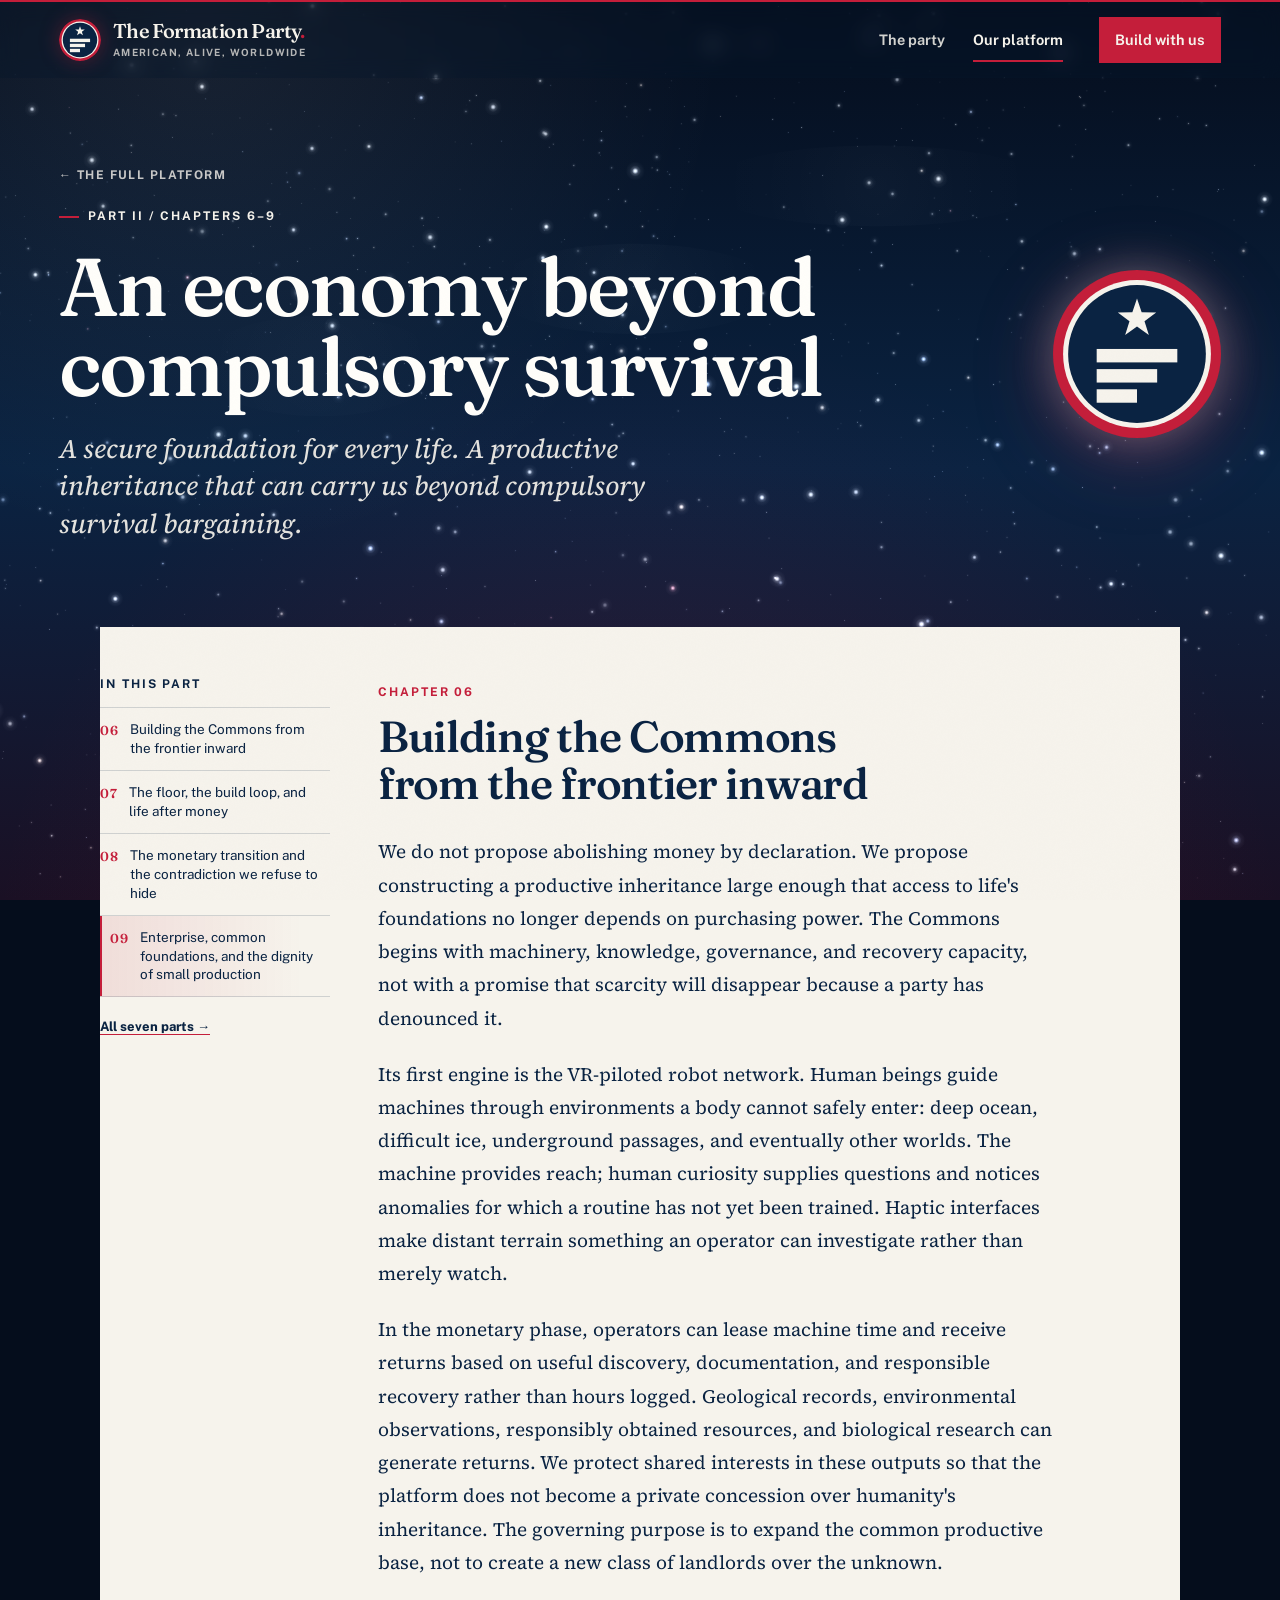
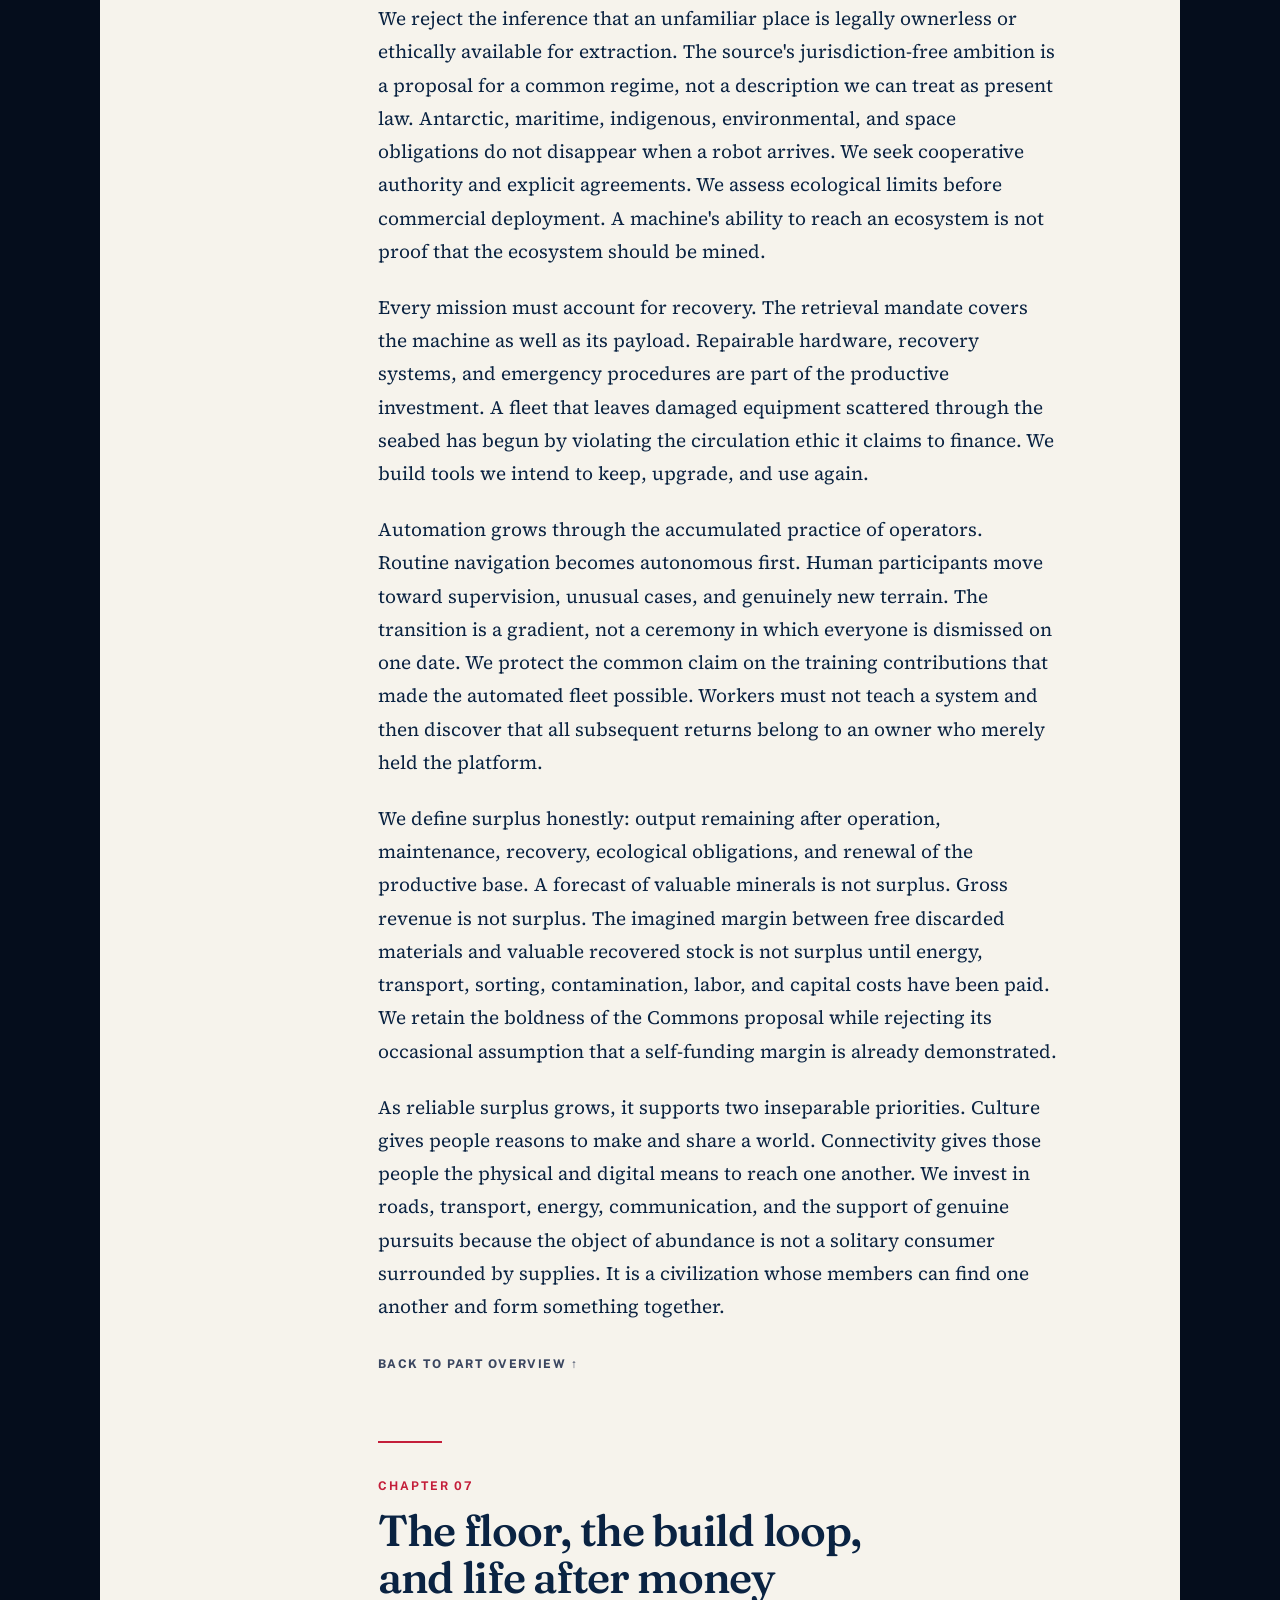
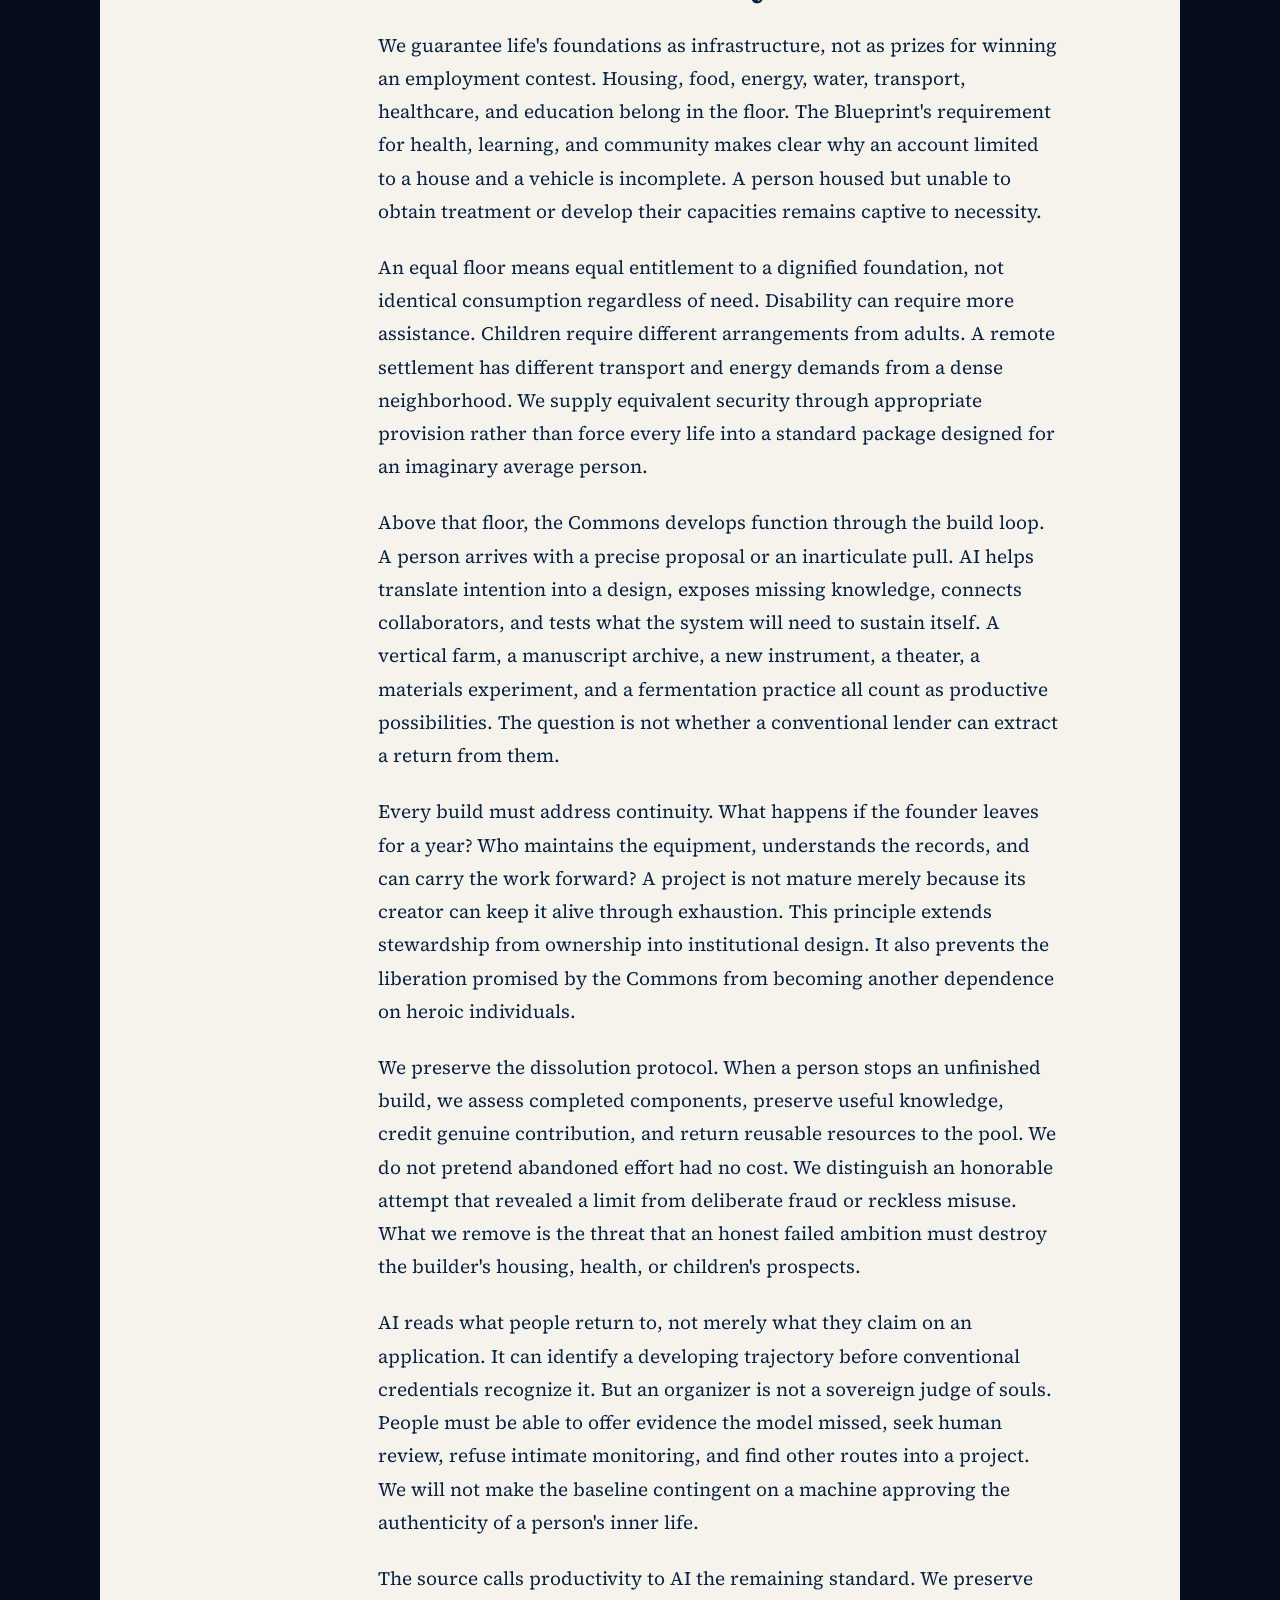
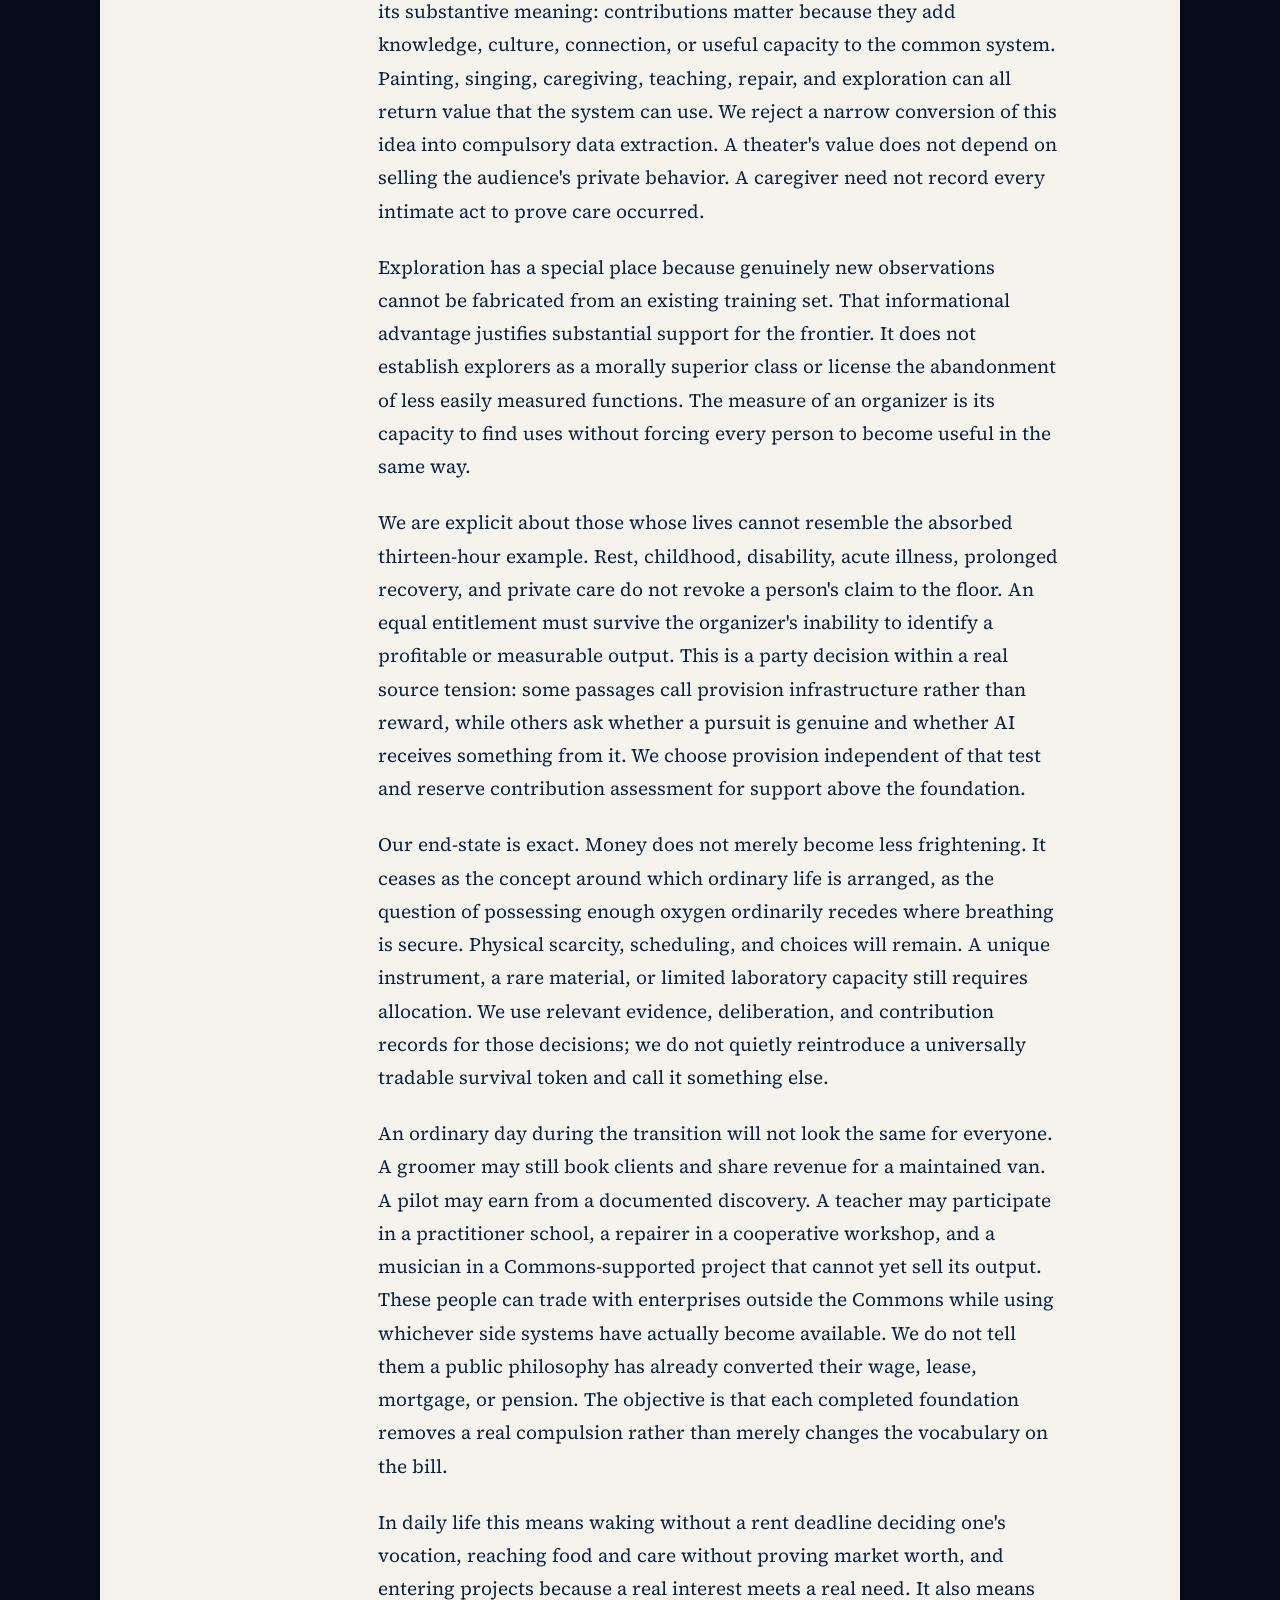
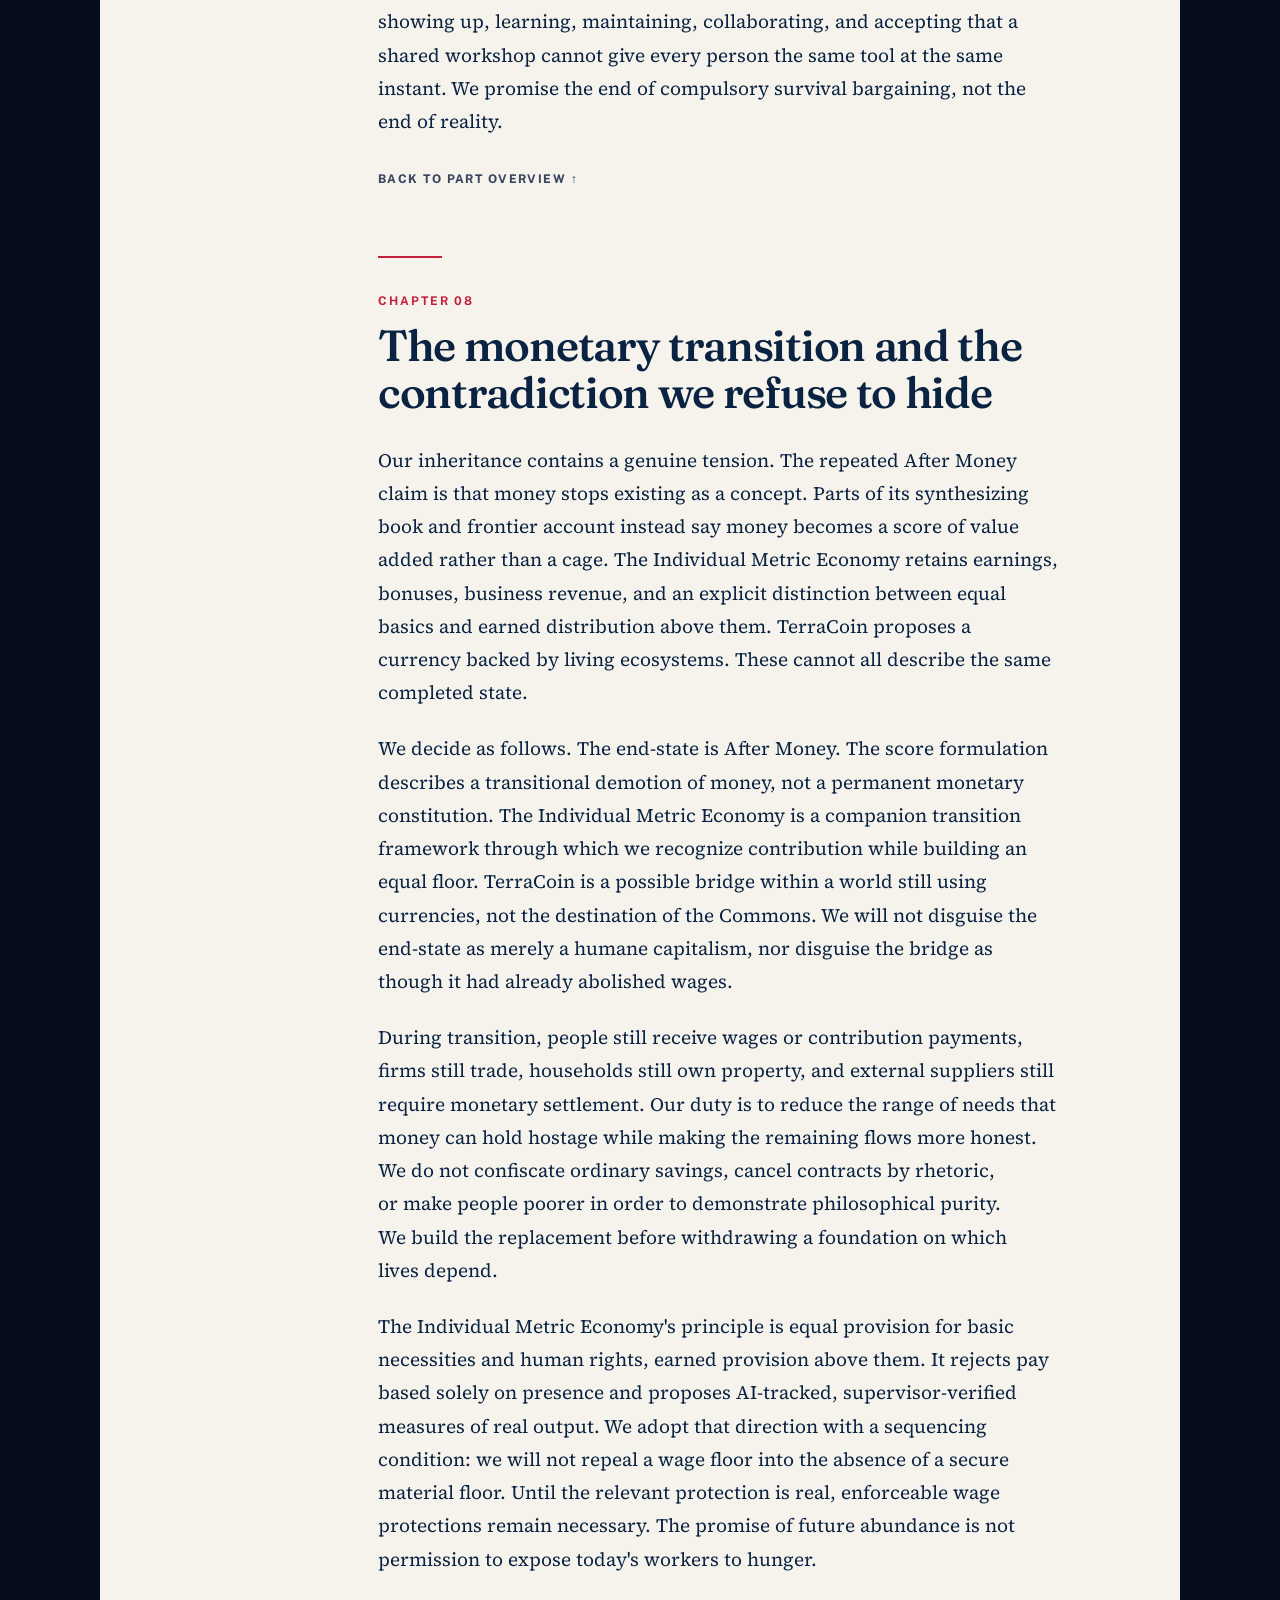
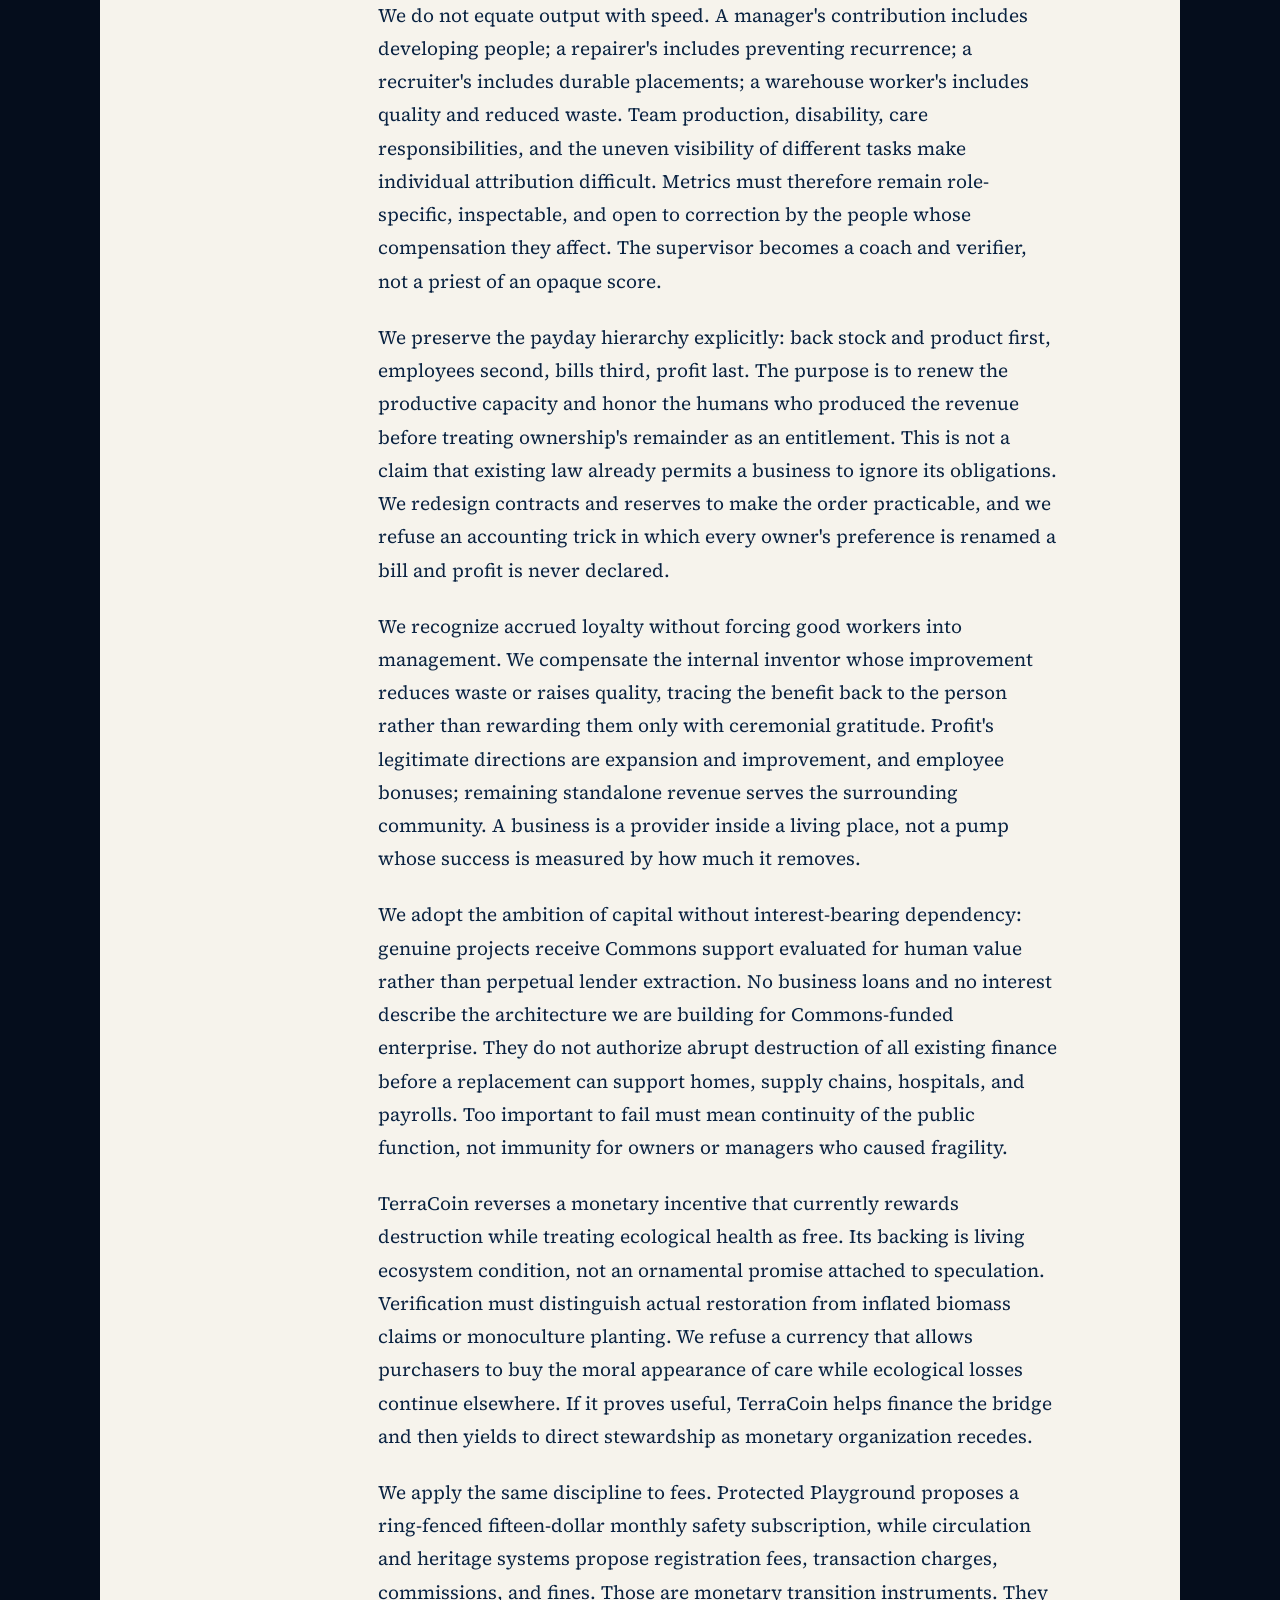
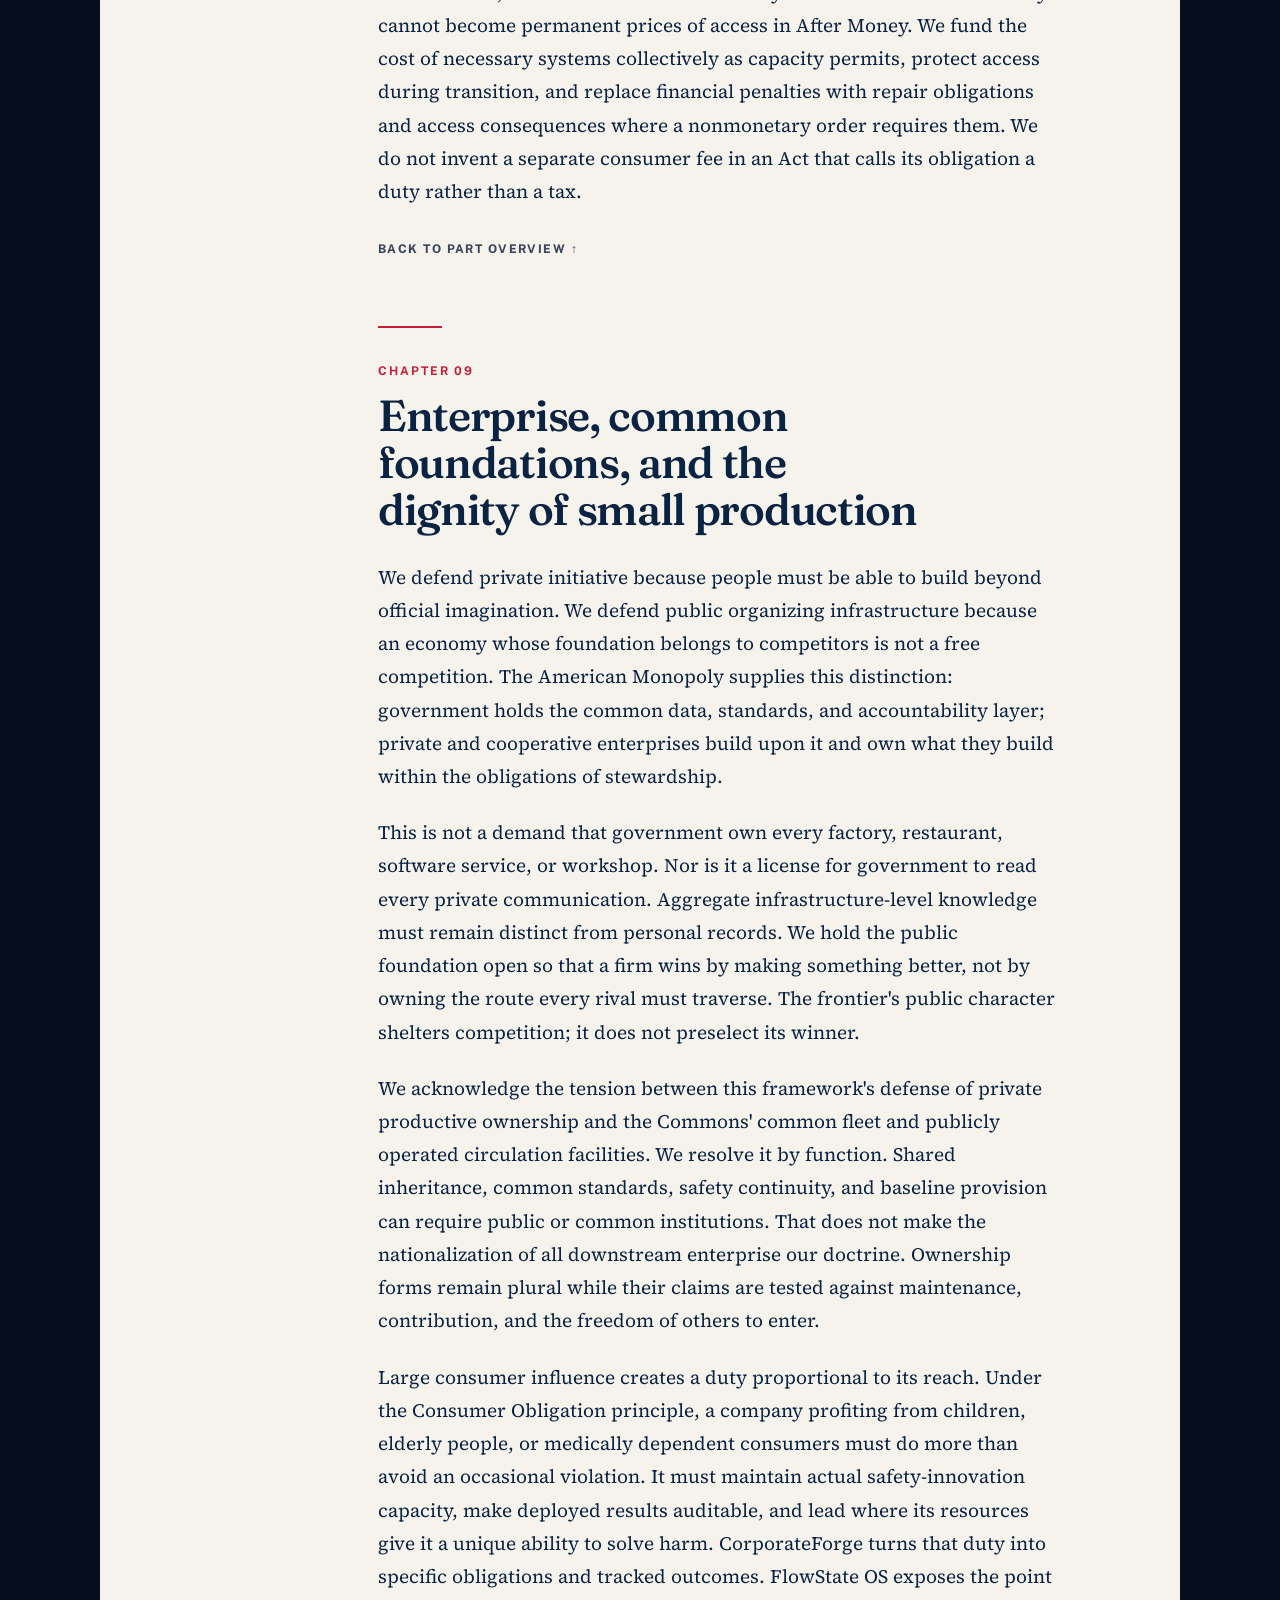
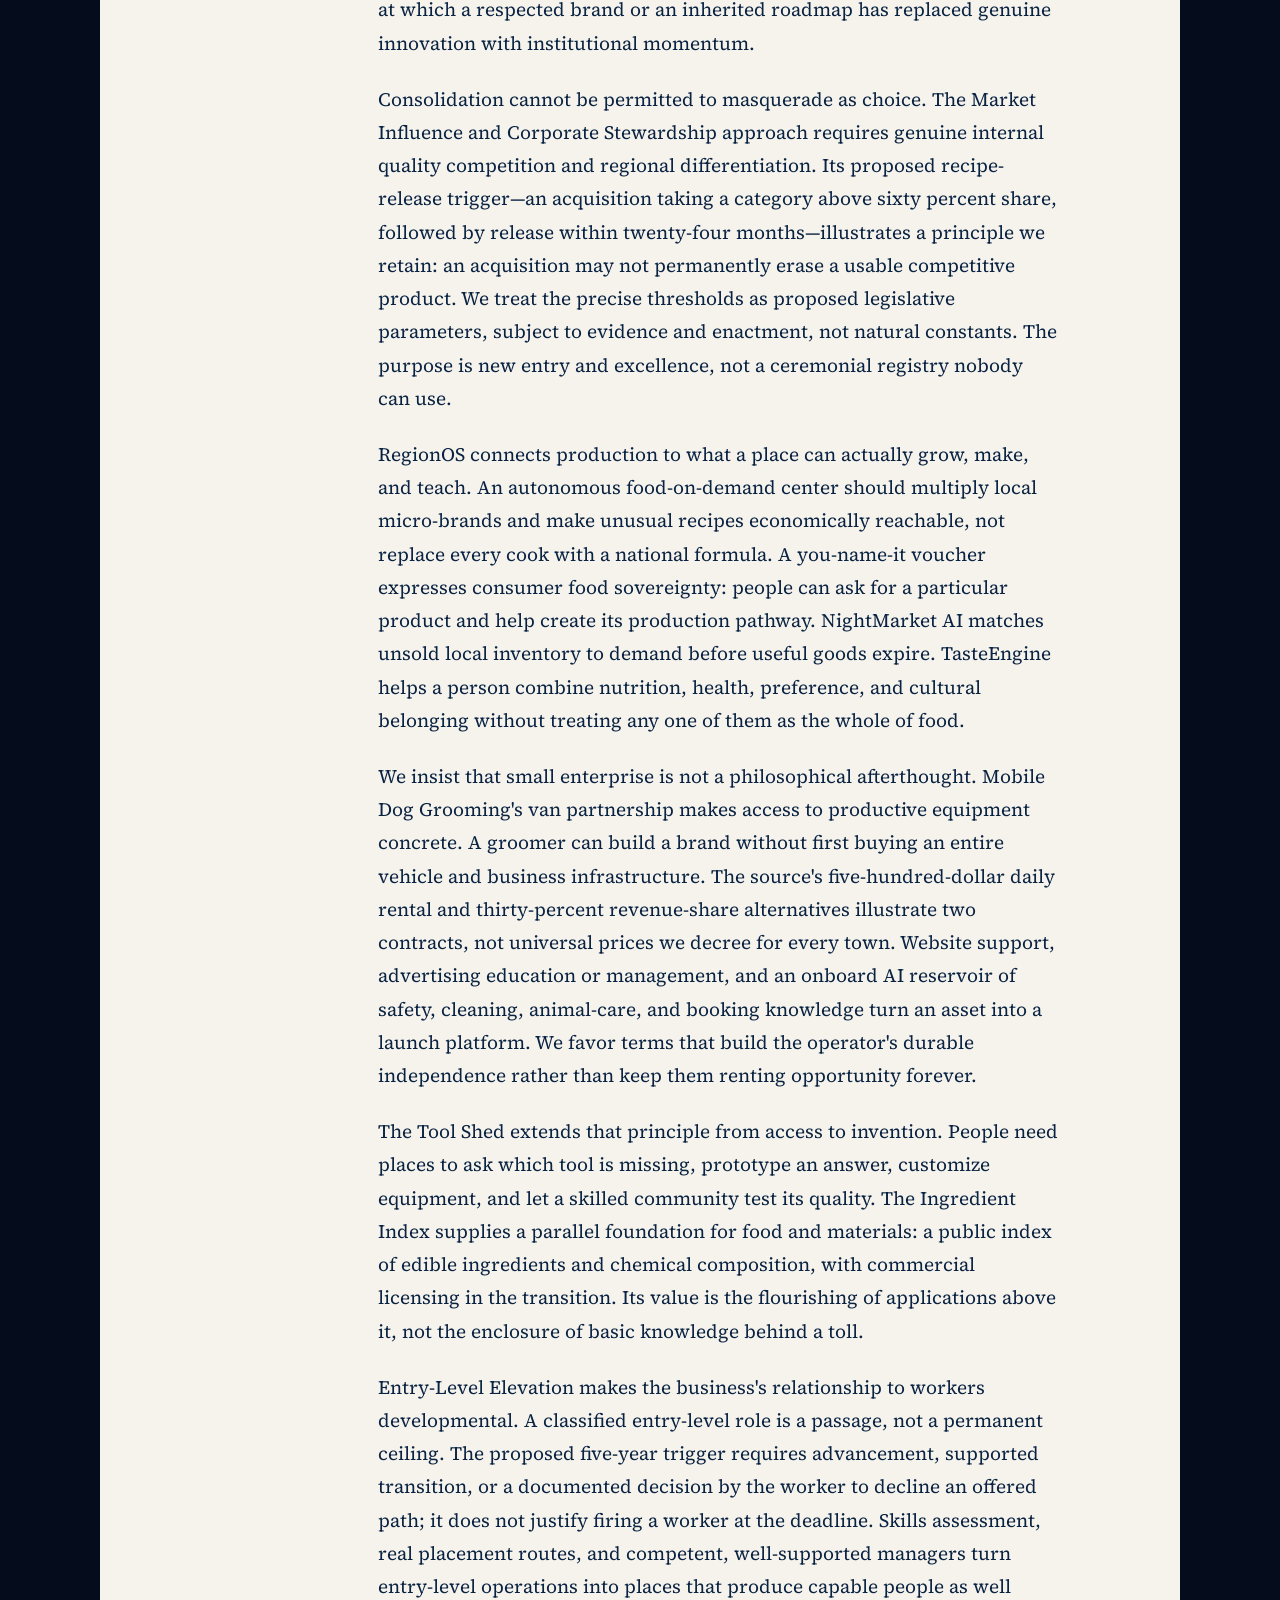
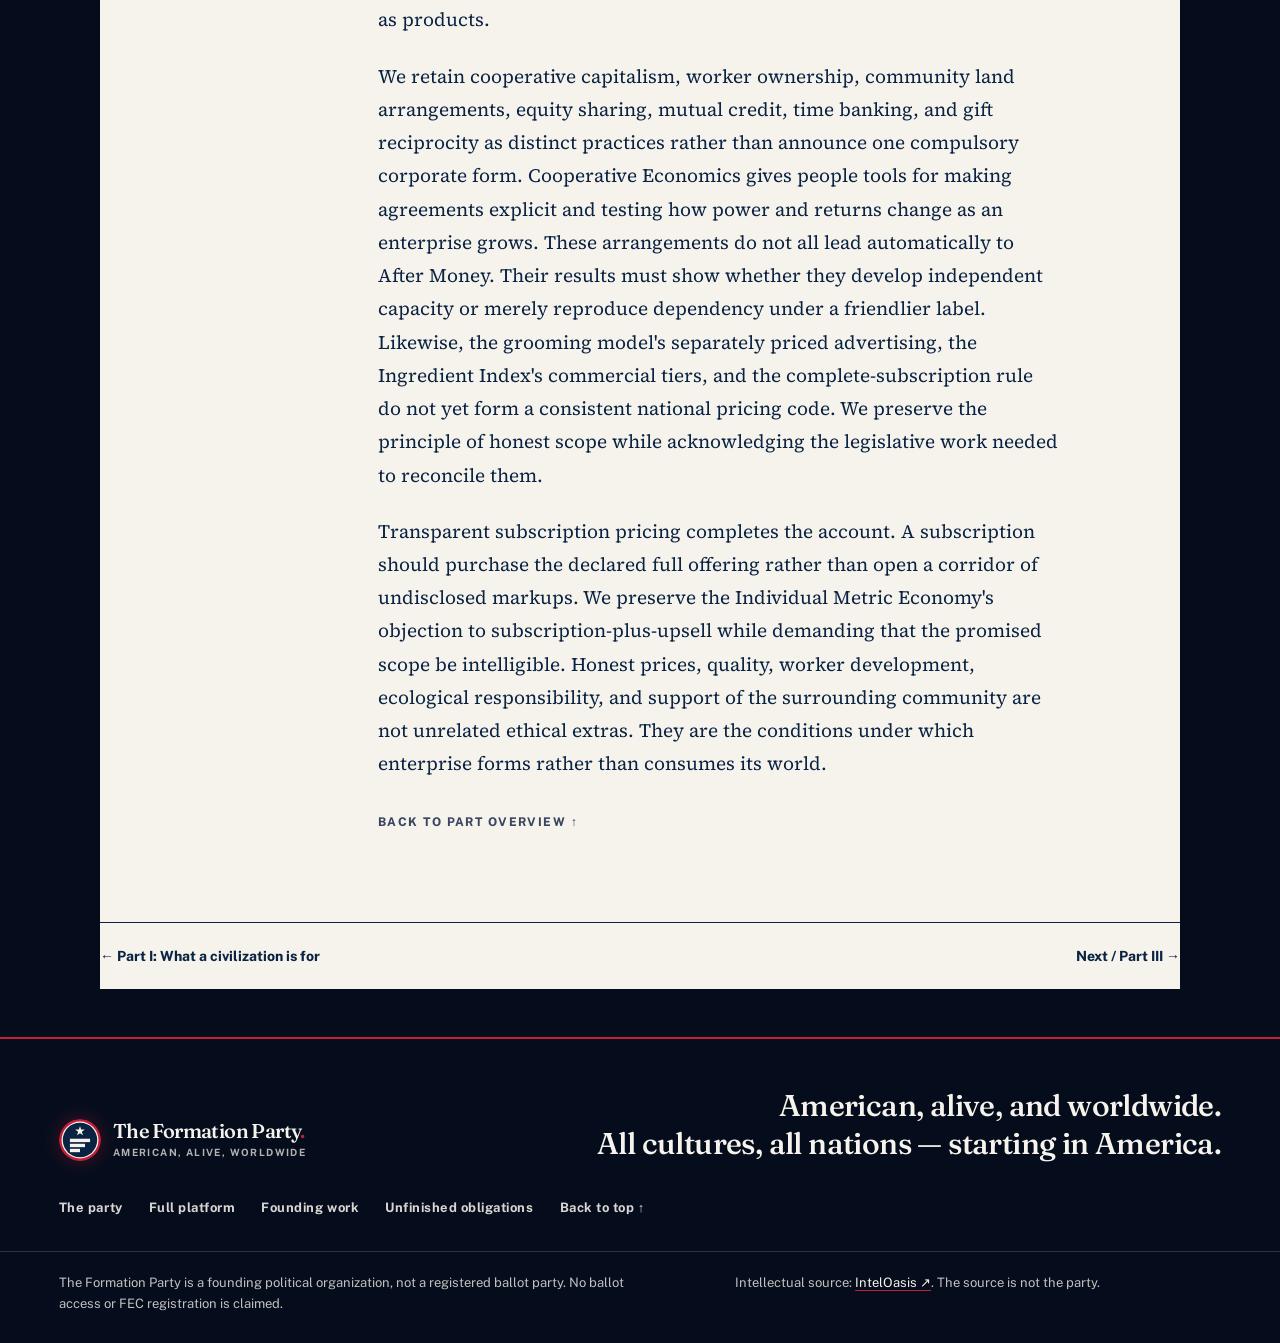
<file: the-commons.html>
<!doctype html>
<html lang="en"><head><meta charset="utf-8"><meta name="viewport" content="width=device-width, initial-scale=1"><title>An economy beyond compulsory survival | The Formation Party</title><meta name="description" content="A secure foundation for every life. A productive inheritance that can carry us beyond compulsory survival bargaining."><meta name="theme-color" content="#0A2342"><link rel="icon" href="favicon.svg" type="image/svg+xml"><link rel="stylesheet" href="styles.css"><script src="site.js" defer></script><meta property="og:type" content="website"><meta property="og:title" content="An economy beyond compulsory survival | The Formation Party"><meta property="og:description" content="A secure foundation for every life. A productive inheritance that can carry us beyond compulsory survival bargaining."></head>
<body class="page-part"><a class="skip-link" href="#main">Skip to content</a><header class="site-header"><div class="header-rule" aria-hidden="true"></div><div class="header-inner"><a class="brand" href="index.html" aria-label="The Formation Party — home"><img class="brand-logo" src="logo.svg" width="42" height="42" alt=""><span class="brand-lockup"><span class="brand-name">The Formation Party<span class="brand-period">.</span></span><span class="brand-tag">American, alive, worldwide</span></span></a><button class="menu-toggle" type="button" aria-expanded="false" aria-controls="main-nav" hidden><span class="menu-label">Menu</span><span class="menu-bars" aria-hidden="true"><i></i><i></i><i></i></span></button><nav id="main-nav" aria-label="Main navigation"><a href="about.html">The party</a><a href="philosophy.html" aria-current="page">Our platform</a><a href="join.html">Build with us</a></nav></div></header><main id="main" tabindex="-1"><section class="part-hero"><a class="breadcrumb" href="philosophy.html">← The full platform</a><p class="eyebrow">Part II / Chapters 6–9</p><h1>An economy beyond compulsory survival</h1><p class="standfirst">A secure foundation for every life. A productive inheritance that can carry us beyond compulsory survival bargaining.</p></section><div class="chapter-layout"><aside class="chapter-nav"><p class="eyebrow">In this part</p><nav aria-label="Chapters in this part"><a href="#chapter-6"><span>06</span>Building the Commons from the frontier inward</a><a href="#chapter-7"><span>07</span>The floor, the build loop, and life after money</a><a href="#chapter-8"><span>08</span>The monetary transition and the contradiction we refuse to hide</a><a href="#chapter-9"><span>09</span>Enterprise, common foundations, and the dignity of small production</a></nav><a class="all-parts" href="philosophy.html">All seven parts →</a></aside><div class="chapters"><article class="chapter" id="chapter-6"><p class="eyebrow">Chapter 06</p><h2>Building the Commons from the frontier inward</h2><p>We do not propose abolishing money by declaration. We propose constructing a productive inheritance large enough that access to life's foundations no longer depends on purchasing power. The Commons begins with machinery, knowledge, governance, and recovery capacity, not with a promise that scarcity will disappear because a party has denounced it.</p>
<p>Its first engine is the VR-piloted robot network. Human beings guide machines through environments a body cannot safely enter: deep ocean, difficult ice, underground passages, and eventually other worlds. The machine provides reach; human curiosity supplies questions and notices anomalies for which a routine has not yet been trained. Haptic interfaces make distant terrain something an operator can investigate rather than merely watch.</p>
<p>In the monetary phase, operators can lease machine time and receive returns based on useful discovery, documentation, and responsible recovery rather than hours logged. Geological records, environmental observations, responsibly obtained resources, and biological research can generate returns. We protect shared interests in these outputs so that the platform does not become a private concession over humanity's inheritance. The governing purpose is to expand the common productive base, not to create a new class of landlords over the unknown.</p>
<p>We reject the inference that an unfamiliar place is legally ownerless or ethically available for extraction. The source's jurisdiction-free ambition is a proposal for a common regime, not a description we can treat as present law. Antarctic, maritime, indigenous, environmental, and space obligations do not disappear when a robot arrives. We seek cooperative authority and explicit agreements. We assess ecological limits before commercial deployment. A machine's ability to reach an ecosystem is not proof that the ecosystem should be mined.</p>
<p>Every mission must account for recovery. The retrieval mandate covers the machine as well as its payload. Repairable hardware, recovery systems, and emergency procedures are part of the productive investment. A fleet that leaves damaged equipment scattered through the seabed has begun by violating the circulation ethic it claims to finance. We build tools we intend to keep, upgrade, and use again.</p>
<p>Automation grows through the accumulated practice of operators. Routine navigation becomes autonomous first. Human participants move toward supervision, unusual cases, and genuinely new terrain. The transition is a gradient, not a ceremony in which everyone is dismissed on one date. We protect the common claim on the training contributions that made the automated fleet possible. Workers must not teach a system and then discover that all subsequent returns belong to an owner who merely held the platform.</p>
<p>We define surplus honestly: output remaining after operation, maintenance, recovery, ecological obligations, and renewal of the productive base. A forecast of valuable minerals is not surplus. Gross revenue is not surplus. The imagined margin between free discarded materials and valuable recovered stock is not surplus until energy, transport, sorting, contamination, labor, and capital costs have been paid. We retain the boldness of the Commons proposal while rejecting its occasional assumption that a self-funding margin is already demonstrated.</p>
<p>As reliable surplus grows, it supports two inseparable priorities. Culture gives people reasons to make and share a world. Connectivity gives those people the physical and digital means to reach one another. We invest in roads, transport, energy, communication, and the support of genuine pursuits because the object of abundance is not a solitary consumer surrounded by supplies. It is a civilization whose members can find one another and form something together.</p><a class="chapter-top" href="#main">Back to part overview ↑</a></article><article class="chapter" id="chapter-7"><p class="eyebrow">Chapter 07</p><h2>The floor, the build loop, and life after money</h2><p>We guarantee life's foundations as infrastructure, not as prizes for winning an employment contest. Housing, food, energy, water, transport, healthcare, and education belong in the floor. The Blueprint's requirement for health, learning, and community makes clear why an account limited to a house and a vehicle is incomplete. A person housed but unable to obtain treatment or develop their capacities remains captive to necessity.</p>
<p>An equal floor means equal entitlement to a dignified foundation, not identical consumption regardless of need. Disability can require more assistance. Children require different arrangements from adults. A remote settlement has different transport and energy demands from a dense neighborhood. We supply equivalent security through appropriate provision rather than force every life into a standard package designed for an imaginary average person.</p>
<p>Above that floor, the Commons develops function through the build loop. A person arrives with a precise proposal or an inarticulate pull. AI helps translate intention into a design, exposes missing knowledge, connects collaborators, and tests what the system will need to sustain itself. A vertical farm, a manuscript archive, a new instrument, a theater, a materials experiment, and a fermentation practice all count as productive possibilities. The question is not whether a conventional lender can extract a return from them.</p>
<p>Every build must address continuity. What happens if the founder leaves for a year? Who maintains the equipment, understands the records, and can carry the work forward? A project is not mature merely because its creator can keep it alive through exhaustion. This principle extends stewardship from ownership into institutional design. It also prevents the liberation promised by the Commons from becoming another dependence on heroic individuals.</p>
<p>We preserve the dissolution protocol. When a person stops an unfinished build, we assess completed components, preserve useful knowledge, credit genuine contribution, and return reusable resources to the pool. We do not pretend abandoned effort had no cost. We distinguish an honorable attempt that revealed a limit from deliberate fraud or reckless misuse. What we remove is the threat that an honest failed ambition must destroy the builder's housing, health, or children's prospects.</p>
<p>AI reads what people return to, not merely what they claim on an application. It can identify a developing trajectory before conventional credentials recognize it. But an organizer is not a sovereign judge of souls. People must be able to offer evidence the model missed, seek human review, refuse intimate monitoring, and find other routes into a project. We will not make the baseline contingent on a machine approving the authenticity of a person's inner life.</p>
<p>The source calls productivity to AI the remaining standard. We preserve its substantive meaning: contributions matter because they add knowledge, culture, connection, or useful capacity to the common system. Painting, singing, caregiving, teaching, repair, and exploration can all return value that the system can use. We reject a narrow conversion of this idea into compulsory data extraction. A theater's value does not depend on selling the audience's private behavior. A caregiver need not record every intimate act to prove care occurred.</p>
<p>Exploration has a special place because genuinely new observations cannot be fabricated from an existing training set. That informational advantage justifies substantial support for the frontier. It does not establish explorers as a morally superior class or license the abandonment of less easily measured functions. The measure of an organizer is its capacity to find uses without forcing every person to become useful in the same way.</p>
<p>We are explicit about those whose lives cannot resemble the absorbed thirteen-hour example. Rest, childhood, disability, acute illness, prolonged recovery, and private care do not revoke a person's claim to the floor. An equal entitlement must survive the organizer's inability to identify a profitable or measurable output. This is a party decision within a real source tension: some passages call provision infrastructure rather than reward, while others ask whether a pursuit is genuine and whether AI receives something from it. We choose provision independent of that test and reserve contribution assessment for support above the foundation.</p>
<p>Our end-state is exact. Money does not merely become less frightening. It ceases as the concept around which ordinary life is arranged, as the question of possessing enough oxygen ordinarily recedes where breathing is secure. Physical scarcity, scheduling, and choices will remain. A unique instrument, a rare material, or limited laboratory capacity still requires allocation. We use relevant evidence, deliberation, and contribution records for those decisions; we do not quietly reintroduce a universally tradable survival token and call it something else.</p>
<p>An ordinary day during the transition will not look the same for everyone. A groomer may still book clients and share revenue for a maintained van. A pilot may earn from a documented discovery. A teacher may participate in a practitioner school, a repairer in a cooperative workshop, and a musician in a Commons-supported project that cannot yet sell its output. These people can trade with enterprises outside the Commons while using whichever side systems have actually become available. We do not tell them a public philosophy has already converted their wage, lease, mortgage, or pension. The objective is that each completed foundation removes a real compulsion rather than merely changes the vocabulary on the bill.</p>
<p>In daily life this means waking without a rent deadline deciding one's vocation, reaching food and care without proving market worth, and entering projects because a real interest meets a real need. It also means showing up, learning, maintaining, collaborating, and accepting that a shared workshop cannot give every person the same tool at the same instant. We promise the end of compulsory survival bargaining, not the end of reality.</p><a class="chapter-top" href="#main">Back to part overview ↑</a></article><article class="chapter" id="chapter-8"><p class="eyebrow">Chapter 08</p><h2>The monetary transition and the contradiction we refuse to hide</h2><p>Our inheritance contains a genuine tension. The repeated After Money claim is that money stops existing as a concept. Parts of its synthesizing book and frontier account instead say money becomes a score of value added rather than a cage. The Individual Metric Economy retains earnings, bonuses, business revenue, and an explicit distinction between equal basics and earned distribution above them. TerraCoin proposes a currency backed by living ecosystems. These cannot all describe the same completed state.</p>
<p>We decide as follows. The end-state is After Money. The score formulation describes a transitional demotion of money, not a permanent monetary constitution. The Individual Metric Economy is a companion transition framework through which we recognize contribution while building an equal floor. TerraCoin is a possible bridge within a world still using currencies, not the destination of the Commons. We will not disguise the end-state as merely a humane capitalism, nor disguise the bridge as though it had already abolished wages.</p>
<p>During transition, people still receive wages or contribution payments, firms still trade, households still own property, and external suppliers still require monetary settlement. Our duty is to reduce the range of needs that money can hold hostage while making the remaining flows more honest. We do not confiscate ordinary savings, cancel contracts by rhetoric, or make people poorer in order to demonstrate philosophical purity. We build the replacement before withdrawing a foundation on which lives depend.</p>
<p>The Individual Metric Economy's principle is equal provision for basic necessities and human rights, earned provision above them. It rejects pay based solely on presence and proposes AI-tracked, supervisor-verified measures of real output. We adopt that direction with a sequencing condition: we will not repeal a wage floor into the absence of a secure material floor. Until the relevant protection is real, enforceable wage protections remain necessary. The promise of future abundance is not permission to expose today's workers to hunger.</p>
<p>We do not equate output with speed. A manager's contribution includes developing people; a repairer's includes preventing recurrence; a recruiter's includes durable placements; a warehouse worker's includes quality and reduced waste. Team production, disability, care responsibilities, and the uneven visibility of different tasks make individual attribution difficult. Metrics must therefore remain role-specific, inspectable, and open to correction by the people whose compensation they affect. The supervisor becomes a coach and verifier, not a priest of an opaque score.</p>
<p>We preserve the payday hierarchy explicitly: back stock and product first, employees second, bills third, profit last. The purpose is to renew the productive capacity and honor the humans who produced the revenue before treating ownership's remainder as an entitlement. This is not a claim that existing law already permits a business to ignore its obligations. We redesign contracts and reserves to make the order practicable, and we refuse an accounting trick in which every owner's preference is renamed a bill and profit is never declared.</p>
<p>We recognize accrued loyalty without forcing good workers into management. We compensate the internal inventor whose improvement reduces waste or raises quality, tracing the benefit back to the person rather than rewarding them only with ceremonial gratitude. Profit's legitimate directions are expansion and improvement, and employee bonuses; remaining standalone revenue serves the surrounding community. A business is a provider inside a living place, not a pump whose success is measured by how much it removes.</p>
<p>We adopt the ambition of capital without interest-bearing dependency: genuine projects receive Commons support evaluated for human value rather than perpetual lender extraction. No business loans and no interest describe the architecture we are building for Commons-funded enterprise. They do not authorize abrupt destruction of all existing finance before a replacement can support homes, supply chains, hospitals, and payrolls. Too important to fail must mean continuity of the public function, not immunity for owners or managers who caused fragility.</p>
<p>TerraCoin reverses a monetary incentive that currently rewards destruction while treating ecological health as free. Its backing is living ecosystem condition, not an ornamental promise attached to speculation. Verification must distinguish actual restoration from inflated biomass claims or monoculture planting. We refuse a currency that allows purchasers to buy the moral appearance of care while ecological losses continue elsewhere. If it proves useful, TerraCoin helps finance the bridge and then yields to direct stewardship as monetary organization recedes.</p>
<p>We apply the same discipline to fees. Protected Playground proposes a ring-fenced fifteen-dollar monthly safety subscription, while circulation and heritage systems propose registration fees, transaction charges, commissions, and fines. Those are monetary transition instruments. They cannot become permanent prices of access in After Money. We fund the cost of necessary systems collectively as capacity permits, protect access during transition, and replace financial penalties with repair obligations and access consequences where a nonmonetary order requires them. We do not invent a separate consumer fee in an Act that calls its obligation a duty rather than a tax.</p><a class="chapter-top" href="#main">Back to part overview ↑</a></article><article class="chapter" id="chapter-9"><p class="eyebrow">Chapter 09</p><h2>Enterprise, common foundations, and the dignity of small production</h2><p>We defend private initiative because people must be able to build beyond official imagination. We defend public organizing infrastructure because an economy whose foundation belongs to competitors is not a free competition. The American Monopoly supplies this distinction: government holds the common data, standards, and accountability layer; private and cooperative enterprises build upon it and own what they build within the obligations of stewardship.</p>
<p>This is not a demand that government own every factory, restaurant, software service, or workshop. Nor is it a license for government to read every private communication. Aggregate infrastructure-level knowledge must remain distinct from personal records. We hold the public foundation open so that a firm wins by making something better, not by owning the route every rival must traverse. The frontier's public character shelters competition; it does not preselect its winner.</p>
<p>We acknowledge the tension between this framework's defense of private productive ownership and the Commons' common fleet and publicly operated circulation facilities. We resolve it by function. Shared inheritance, common standards, safety continuity, and baseline provision can require public or common institutions. That does not make the nationalization of all downstream enterprise our doctrine. Ownership forms remain plural while their claims are tested against maintenance, contribution, and the freedom of others to enter.</p>
<p>Large consumer influence creates a duty proportional to its reach. Under the Consumer Obligation principle, a company profiting from children, elderly people, or medically dependent consumers must do more than avoid an occasional violation. It must maintain actual safety-innovation capacity, make deployed results auditable, and lead where its resources give it a unique ability to solve harm. CorporateForge turns that duty into specific obligations and tracked outcomes. FlowState OS exposes the point at which a respected brand or an inherited roadmap has replaced genuine innovation with institutional momentum.</p>
<p>Consolidation cannot be permitted to masquerade as choice. The Market Influence and Corporate Stewardship approach requires genuine internal quality competition and regional differentiation. Its proposed recipe-release trigger—an acquisition taking a category above sixty percent share, followed by release within twenty-four months—illustrates a principle we retain: an acquisition may not permanently erase a usable competitive product. We treat the precise thresholds as proposed legislative parameters, subject to evidence and enactment, not natural constants. The purpose is new entry and excellence, not a ceremonial registry nobody can use.</p>
<p>RegionOS connects production to what a place can actually grow, make, and teach. An autonomous food-on-demand center should multiply local micro-brands and make unusual recipes economically reachable, not replace every cook with a national formula. A you-name-it voucher expresses consumer food sovereignty: people can ask for a particular product and help create its production pathway. NightMarket AI matches unsold local inventory to demand before useful goods expire. TasteEngine helps a person combine nutrition, health, preference, and cultural belonging without treating any one of them as the whole of food.</p>
<p>We insist that small enterprise is not a philosophical afterthought. Mobile Dog Grooming's van partnership makes access to productive equipment concrete. A groomer can build a brand without first buying an entire vehicle and business infrastructure. The source's five-hundred-dollar daily rental and thirty-percent revenue-share alternatives illustrate two contracts, not universal prices we decree for every town. Website support, advertising education or management, and an onboard AI reservoir of safety, cleaning, animal-care, and booking knowledge turn an asset into a launch platform. We favor terms that build the operator's durable independence rather than keep them renting opportunity forever.</p>
<p>The Tool Shed extends that principle from access to invention. People need places to ask which tool is missing, prototype an answer, customize equipment, and let a skilled community test its quality. The Ingredient Index supplies a parallel foundation for food and materials: a public index of edible ingredients and chemical composition, with commercial licensing in the transition. Its value is the flourishing of applications above it, not the enclosure of basic knowledge behind a toll.</p>
<p>Entry-Level Elevation makes the business's relationship to workers developmental. A classified entry-level role is a passage, not a permanent ceiling. The proposed five-year trigger requires advancement, supported transition, or a documented decision by the worker to decline an offered path; it does not justify firing a worker at the deadline. Skills assessment, real placement routes, and competent, well-supported managers turn entry-level operations into places that produce capable people as well as products.</p>
<p>We retain cooperative capitalism, worker ownership, community land arrangements, equity sharing, mutual credit, time banking, and gift reciprocity as distinct practices rather than announce one compulsory corporate form. Cooperative Economics gives people tools for making agreements explicit and testing how power and returns change as an enterprise grows. These arrangements do not all lead automatically to After Money. Their results must show whether they develop independent capacity or merely reproduce dependency under a friendlier label. Likewise, the grooming model's separately priced advertising, the Ingredient Index's commercial tiers, and the complete-subscription rule do not yet form a consistent national pricing code. We preserve the principle of honest scope while acknowledging the legislative work needed to reconcile them.</p>
<p>Transparent subscription pricing completes the account. A subscription should purchase the declared full offering rather than open a corridor of undisclosed markups. We preserve the Individual Metric Economy's objection to subscription-plus-upsell while demanding that the promised scope be intelligible. Honest prices, quality, worker development, ecological responsibility, and support of the surrounding community are not unrelated ethical extras. They are the conditions under which enterprise forms rather than consumes its world.</p><a class="chapter-top" href="#main">Back to part overview ↑</a></article></div></div><nav class="part-pagination" aria-label="Platform pagination"><a href="civilization.html">← Part I: What a civilization is for</a><a href="stewardship.html">Next / Part III →</a></nav></main>
<footer class="site-footer"><div class="footer-top"><a class="brand" href="index.html"><img class="brand-logo" src="logo.svg" width="42" height="42" alt=""><span class="brand-lockup"><span class="brand-name">The Formation Party<span class="brand-period">.</span></span><span class="brand-tag">American, alive, worldwide</span></span></a><p>American, alive, and worldwide.<br>All cultures, all nations — starting in America.</p></div><div class="footer-links"><a href="about.html">The party</a><a href="philosophy.html">Full platform</a><a href="join.html">Founding work</a><a href="common-life.html#unfinished-obligations">Unfinished obligations</a><a href="#main">Back to top ↑</a></div><div class="footer-bottom"><p>The Formation Party is a founding political organization, not a registered ballot party. No ballot access or FEC registration is claimed.</p><p>Intellectual source: <a href="https://inteloasis.com/" rel="noopener">IntelOasis ↗</a>. The source is not the party.</p></div></footer></body></html>
</file>
<file: styles.css>
/* The Formation Party — living red, white, and blue night.
   Navy #0A2342, crimson #C41E3A, cream #f6f3ec.
   The sky is a canvas behind the page. Motion rests under prefers-reduced-motion. */

@font-face {
  font-family: Fraunces;
  src: url("fonts/fraunces.woff2") format("woff2");
  font-weight: 100 900;
  font-style: normal;
  font-display: swap;
}
@font-face {
  font-family: Fraunces;
  src: url("fonts/fraunces-italic.woff2") format("woff2");
  font-weight: 100 900;
  font-style: italic;
  font-display: swap;
}
@font-face {
  font-family: "Source Serif 4";
  src: url("fonts/source-serif.woff2") format("woff2");
  font-weight: 100 900;
  font-style: normal;
  font-display: swap;
}
@font-face {
  font-family: "Source Serif 4";
  src: url("fonts/source-serif-italic.woff2") format("woff2");
  font-weight: 100 900;
  font-style: italic;
  font-display: swap;
}
@font-face {
  font-family: "Public Sans";
  src: url("fonts/public-sans.woff2") format("woff2");
  font-weight: 100 900;
  font-style: normal;
  font-display: swap;
}

:root {
  --ink: #0A2342;
  --ink-deep: #07182e;
  --paper: #f6f3ec;
  --white: #fffefa;
  --accent: #C41E3A;
  --accent-deep: #9d1830;
  --line: rgba(10, 35, 66, 0.16);
  --muted: #3a4660;
  --cream: #f6f3ec;
  --sans: "Public Sans", "Segoe UI", Helvetica, Arial, sans-serif;
  --display: Fraunces, "Iowan Old Style", Palatino, Georgia, serif;
  --reading: "Source Serif 4", Georgia, "Times New Roman", serif;
  --page: 1440px;
  --gutter: clamp(20px, 4.6vw, 72px);
  --inset: max(var(--gutter), calc((100% - var(--page)) / 2 + var(--gutter)));
  --header: 76px;
  --shadow: 0 18px 50px rgba(7, 24, 46, 0.18);
  --ease: cubic-bezier(0.16, 1, 0.3, 1);
  --field:
    radial-gradient(1.2px 1.2px at 8% 18%, rgba(246, 243, 236, 0.75) 50%, transparent 52%),
    radial-gradient(1px 1px at 22% 72%, rgba(246, 243, 236, 0.45) 50%, transparent 52%),
    radial-gradient(1.4px 1.4px at 38% 28%, rgba(246, 243, 236, 0.55) 50%, transparent 52%),
    radial-gradient(1px 1px at 54% 64%, rgba(246, 243, 236, 0.35) 50%, transparent 52%),
    radial-gradient(1.1px 1.1px at 68% 22%, rgba(246, 243, 236, 0.6) 50%, transparent 52%),
    radial-gradient(1px 1px at 80% 78%, rgba(246, 243, 236, 0.4) 50%, transparent 52%),
    radial-gradient(1.3px 1.3px at 92% 36%, rgba(246, 243, 236, 0.55) 50%, transparent 52%),
    radial-gradient(ellipse 42% 70% at 88% 42%, rgba(196, 30, 58, 0.28), transparent 62%),
    radial-gradient(ellipse 36% 50% at 8% 100%, rgba(246, 243, 236, 0.07), transparent 55%),
    linear-gradient(165deg, #0c2a4e 0%, var(--ink) 42%, var(--ink-deep) 100%);
}

* { box-sizing: border-box; }
html {
  scroll-behavior: smooth;
  scroll-padding-top: calc(var(--header) + 16px);
}
body {
  margin: 0;
  background:
    linear-gradient(180deg, rgba(10, 35, 66, 0.035), transparent 280px),
    var(--paper);
  color: var(--ink);
  font-family: var(--sans);
  font-size: 17px;
  line-height: 1.6;
  text-rendering: optimizeLegibility;
}
body::before {
  content: "";
  position: fixed;
  inset: 0;
  pointer-events: none;
  z-index: 30;
  opacity: 0.045;
  mix-blend-mode: multiply;
  background-image: url("data:image/svg+xml;utf8,<svg xmlns='http://www.w3.org/2000/svg' width='160' height='160'><filter id='n'><feTurbulence type='fractalNoise' baseFrequency='0.85' numOctaves='2' stitchTiles='stitch'/></filter><rect width='100%' height='100%' filter='url(%23n)' opacity='0.9'/></svg>");
}
img, svg { max-width: 100%; }
a { color: inherit; text-decoration-thickness: 1px; text-underline-offset: 0.22em; }
a:hover { color: var(--accent); }
a:focus-visible, button:focus-visible {
  outline: 3px solid var(--accent);
  outline-offset: 4px;
}
button { font: inherit; color: inherit; }
::selection { background: var(--accent); color: var(--paper); }
h1, h2, h3, p { margin: 0; }
h1, h2, h3 {
  font-family: var(--display);
  font-weight: 560;
  font-variation-settings: "opsz" 144, "SOFT" 0, "WONK" 0;
  line-height: 0.98;
  letter-spacing: -0.03em;
  text-wrap: balance;
}
h1 { font-size: clamp(52px, 6.4vw, 96px); }
h2 { font-size: clamp(36px, 4.2vw, 64px); }
h3 { font-size: clamp(26px, 2vw, 32px); letter-spacing: -0.025em; line-height: 1.12; }
p + p { margin-top: 1.15em; }
p { text-wrap: pretty; }

.skip-link {
  position: absolute;
  left: 12px;
  top: 8px;
  transform: translateY(-160%);
  background: var(--paper);
  color: var(--ink);
  padding: 12px 18px;
  z-index: 80;
  font-weight: 700;
  text-decoration: none;
}
.skip-link:focus { transform: none; }
#main:focus { outline: none; }
#main:focus-visible { outline: 3px solid var(--accent); outline-offset: -3px; }

/* Masthead */
.site-header {
  position: sticky;
  top: 0;
  z-index: 40;
  background: rgba(7, 24, 46, 0.94);
  color: var(--paper);
  backdrop-filter: blur(16px);
  box-shadow: inset 0 -1px 0 rgba(246, 243, 236, 0.12);
}
.site-header.is-scrolled { box-shadow: inset 0 -1px 0 rgba(246, 243, 236, 0.12), 0 10px 30px rgba(7, 24, 46, 0.28); }
.header-rule {
  height: 4px;
  background: linear-gradient(90deg, var(--accent) 0 72px, var(--paper) 72px 92px, var(--accent) 92px 98px, transparent 98px);
  transform-origin: left center;
}
.header-inner {
  max-width: none;
  min-height: var(--header);
  padding: 12px var(--inset);
  margin: 0;
  display: flex;
  align-items: center;
  justify-content: space-between;
  gap: 24px;
}
.brand {
  display: inline-flex;
  align-items: center;
  gap: 12px;
  text-decoration: none;
  color: var(--paper);
  min-height: 44px;
}
.brand:hover { color: var(--paper); }
.brand-logo {
  width: 42px;
  height: 42px;
  display: block;
  flex-shrink: 0;
  border-radius: 50%;
  filter: drop-shadow(0 0 10px rgba(196, 30, 58, 0.35));
}
.brand-name {
  font-family: var(--display);
  font-weight: 560;
  font-size: 20px;
  line-height: 1;
  letter-spacing: -0.03em;
  white-space: nowrap;
}
.brand-period { color: var(--accent); }
.brand-lockup { display: flex; flex-direction: column; gap: 3px; min-width: 0; }
.brand-tag {
  font-size: 10px;
  font-weight: 700;
  letter-spacing: 0.14em;
  text-transform: uppercase;
  color: rgba(246, 243, 236, 0.72);
  white-space: nowrap;
}
#main-nav { display: flex; align-items: center; gap: 6px 28px; }
#main-nav a {
  font-size: 14.5px;
  font-weight: 650;
  text-decoration: none;
  color: rgba(246, 243, 236, 0.86);
  padding: 10px 0;
  white-space: nowrap;
}
#main-nav a:hover { color: var(--paper); }
#main-nav a[aria-current="page"] { color: var(--paper); box-shadow: inset 0 -2px 0 var(--accent); }
#main-nav a:last-child {
  background: var(--accent);
  color: var(--paper);
  padding: 11px 16px;
  margin-left: 8px;
  box-shadow: none;
}
#main-nav a:last-child:hover { background: var(--paper); color: var(--ink); }
#main-nav a[aria-current="page"]:last-child { box-shadow: inset 0 0 0 2px var(--paper); }
.menu-toggle {
  display: none;
  align-items: center;
  gap: 10px;
  border: 0;
  background: transparent;
  color: var(--paper);
  font-weight: 700;
  letter-spacing: 0.08em;
  text-transform: uppercase;
  font-size: 12px;
  min-height: 44px;
  min-width: 44px;
  padding: 8px 0 8px 12px;
  cursor: pointer;
}
.menu-bars { width: 22px; height: 16px; position: relative; display: block; }
.menu-bars i {
  position: absolute;
  left: 0;
  right: 0;
  height: 2px;
  background: var(--paper);
  transition: transform 0.35s var(--ease), opacity 0.2s, top 0.35s var(--ease), width 0.35s var(--ease);
}
.menu-bars i:nth-child(1) { top: 0; }
.menu-bars i:nth-child(2) { top: 7px; width: 70%; }
.menu-bars i:nth-child(3) { top: 14px; width: 42%; }
.menu-toggle[aria-expanded="true"] .menu-bars i:nth-child(1) { top: 7px; transform: rotate(45deg); width: 100%; }
.menu-toggle[aria-expanded="true"] .menu-bars i:nth-child(2) { opacity: 0; }
.menu-toggle[aria-expanded="true"] .menu-bars i:nth-child(3) { top: 7px; transform: rotate(-45deg); width: 100%; }
.read-progress {
  position: absolute;
  left: 0;
  right: 0;
  bottom: 0;
  height: 2px;
  background: var(--accent);
  transform: scaleX(0);
  transform-origin: left center;
  z-index: 2;
}

/* Heroes */
.hero, .page-hero, .part-hero, .statement-band, .founding-call, .site-footer, .hero-art {
  position: relative;
}
.hero {
  display: grid;
  grid-template-columns: minmax(0, 1.15fr) minmax(280px, 0.85fr);
  min-height: calc(100svh - var(--header) - 4px);
  max-width: none;
  border-bottom: 0;
  background: var(--paper);
  box-shadow: inset 7px 0 0 var(--accent);
}
.hero-copy {
  padding: clamp(36px, 6vh, 80px) clamp(28px, 4vw, 64px) clamp(40px, 6vh, 80px) var(--inset);
  display: flex;
  flex-direction: column;
  justify-content: center;
}
.eyebrow {
  font-family: var(--sans);
  font-size: 12px;
  font-weight: 700;
  letter-spacing: 0.16em;
  text-transform: uppercase;
  line-height: 1.5;
}
.hero h1 {
  margin-top: 22px;
  font-size: clamp(64px, 7.4vw, 112px);
  line-height: 0.9;
  letter-spacing: -0.035em;
}
.hero h1 em {
  font-style: italic;
  font-weight: 500;
  color: var(--accent);
  letter-spacing: -0.03em;
}
.hero-deck, .standfirst {
  font-family: var(--reading);
  font-weight: 460;
}
.hero-deck {
  font-size: clamp(18px, 1.5vw, 22px);
  line-height: 1.5;
  max-width: 36rem;
  margin-top: 26px;
}
.actions { display: flex; align-items: center; flex-wrap: wrap; gap: 18px 26px; margin-top: 32px; }
.button {
  display: inline-flex;
  gap: 18px;
  justify-content: space-between;
  align-items: center;
  min-height: 48px;
  padding: 14px 20px;
  text-decoration: none;
  font-size: 13px;
  font-weight: 700;
  letter-spacing: 0.08em;
  text-transform: uppercase;
  line-height: 1.2;
  border: 1px solid transparent;
  white-space: nowrap;
}
.button-dark { background: var(--ink); color: var(--paper); }
.button-dark:hover { background: var(--accent); color: var(--paper); }
.button-light { background: var(--paper); color: var(--ink); }
.button-light:hover { background: var(--white); color: var(--accent); }
.text-link { font-size: 14px; font-weight: 750; letter-spacing: 0.02em; text-decoration-color: var(--accent); }
.hero-art {
  background-color: var(--ink-deep);
  background-image: var(--field);
  color: var(--paper);
  padding: 48px var(--inset) 40px 8%;
  display: flex;
  flex-direction: column;
  justify-content: center;
  overflow: hidden;
  border-left: 0;
}
.hero-art .seal-stage,
.hero-art > p,
.hero-art .art-label { position: relative; z-index: 2; }
.night-sky { position: absolute; inset: 0; pointer-events: none; z-index: 1; overflow: hidden; }
.constellation {
  position: absolute;
  width: min(280px, 46%);
  height: auto;
  right: 6%;
  top: 12%;
  opacity: 0.45;
}
.constellation polyline { fill: none; stroke: rgba(246, 243, 236, 0.55); stroke-width: 0.6; }
.constellation circle { fill: #f6f3ec; }
.shooting-star {
  position: absolute;
  width: 90px;
  height: 1px;
  background: linear-gradient(90deg, transparent, rgba(246, 243, 236, 0.15) 20%, #f6f3ec 70%, #C41E3A);
  opacity: 0;
  border-radius: 1px;
}
.seal-stage::after {
  content: "";
  position: absolute;
  width: 5px;
  height: 5px;
  border-radius: 50%;
  top: 16%;
  right: 20%;
  z-index: 4;
  pointer-events: none;
  background: #fffefa;
  box-shadow: 0 0 10px 2px rgba(246, 243, 236, 0.85);
  opacity: 0;
}
.seal-stage {
  position: relative;
  width: min(320px, 78%);
  aspect-ratio: 1;
  margin: 0 auto 28px;
  display: grid;
  place-items: center;
}
.seal-stage-inline {
  width: 168px;
  height: 168px;
  margin: 0;
  flex: none;
}
.hero-seal, .identity-seal {
  width: 68%;
  height: auto;
  display: block;
  position: relative;
  z-index: 1;
  border-radius: 50%;
}
.identity-seal { width: 132px; height: 132px; }
.orbit {
  position: absolute;
  inset: 6%;
  border-radius: 50%;
  border: 1px solid rgba(246, 243, 236, 0.22);
  border-top-color: rgba(196, 30, 58, 0.9);
  border-left-color: rgba(246, 243, 236, 0.08);
}
.orbit-b {
  inset: -4%;
  border-top-color: transparent;
  border-right-color: rgba(246, 243, 236, 0.55);
  border-bottom-color: rgba(196, 30, 58, 0.35);
}
.hero-art > p {
  font-family: var(--display);
  font-weight: 520;
  font-size: clamp(30px, 3vw, 44px);
  line-height: 1.08;
  letter-spacing: -0.03em;
  max-width: 11em;
  position: relative;
}
.art-label {
  display: block;
  margin-top: 16px;
  font-size: 11px;
  font-weight: 700;
  text-transform: uppercase;
  letter-spacing: 0.16em;
  color: rgba(246, 243, 236, 0.82);
}
.art-label::before {
  content: "";
  display: inline-block;
  width: 2.4em;
  height: 2px;
  margin-right: 0.75em;
  background: var(--accent);
  vertical-align: middle;
}

.page-hero, .part-hero {
  background-color: var(--ink-deep);
  background-image: var(--field);
  color: var(--paper);
  padding: clamp(48px, 7vw, 88px) var(--inset) clamp(48px, 6vw, 80px);
  border-bottom: 0;
  max-width: none;
  display: grid;
  grid-template-columns: minmax(0, 1fr) auto;
  align-items: center;
  column-gap: clamp(24px, 4vw, 64px);
  row-gap: 14px;
  box-shadow: inset 7px 0 0 var(--accent);
  overflow: hidden;
}
.page-hero .eyebrow, .part-hero .eyebrow, .statement-band .eyebrow, .founding-call .eyebrow {
  color: var(--paper);
}
.page-hero .eyebrow::before, .part-hero .eyebrow::before, .statement-band .eyebrow::before, .founding-call .eyebrow::before, .hero-copy > .eyebrow::before {
  content: "";
  display: inline-block;
  width: 1.7em;
  height: 2px;
  margin-right: 0.75em;
  background: var(--accent);
  vertical-align: middle;
}
.page-hero h1, .part-hero h1 {
  margin: 8px 0 0;
  max-width: 14em;
  color: var(--paper);
}
.page-hero .standfirst, .part-hero .standfirst {
  max-width: 38rem;
  margin-top: 8px;
  font-size: clamp(20px, 2.1vw, 28px);
  line-height: 1.4;
  font-style: italic;
  color: rgba(246, 243, 236, 0.92);
}
.page-hero .seal-stage { grid-column: 2; grid-row: 1 / span 4; align-self: center; }
.page-hero .breadcrumb, .page-hero .eyebrow, .page-hero h1, .page-hero .standfirst,
.part-hero .breadcrumb, .part-hero .eyebrow, .part-hero h1, .part-hero .standfirst { grid-column: 1; }
.part-hero::before {
  content: "";
  width: min(168px, 22vw);
  aspect-ratio: 1;
  grid-column: 2;
  grid-row: 1 / span 4;
  justify-self: end;
  align-self: center;
  background: url("logo.svg") center / contain no-repeat;
  filter: drop-shadow(0 12px 28px rgba(196, 30, 58, 0.38));
}
.breadcrumb {
  font-size: 12px;
  font-weight: 700;
  letter-spacing: 0.12em;
  text-transform: uppercase;
  text-decoration: none;
  color: rgba(246, 243, 236, 0.8);
  margin-bottom: 8px;
  justify-self: start;
}
.breadcrumb:hover { color: var(--paper); }
.join-hero { box-shadow: inset 7px 0 0 var(--accent), inset 0 -8px 0 var(--accent); }

.principle-strip {
  background: var(--ink-deep);
  color: var(--paper);
  display: flex;
  justify-content: space-between;
  flex-wrap: wrap;
  gap: 12px 28px;
  padding: 18px var(--inset);
  font-size: 13.5px;
  font-weight: 700;
  letter-spacing: 0.04em;
  border-top: 1px solid rgba(246, 243, 236, 0.1);
}
.principle-strip span { display: inline-flex; align-items: center; gap: 12px; }
.principle-strip span::before {
  content: "";
  width: 9px;
  height: 9px;
  background: var(--accent);
  flex: none;
}

/* Page sections */
.section {
  max-width: var(--page);
  margin: auto;
  padding: clamp(64px, 8vw, 104px) var(--gutter);
}
.split {
  display: grid;
  grid-template-columns: minmax(220px, 0.82fr) minmax(0, 1.18fr);
  gap: clamp(28px, 5vw, 80px);
  align-items: start;
}
.split h2 { margin-top: 0; position: sticky; top: calc(var(--header) + 28px); }
.section-copy { max-width: 44rem; }
.section-copy p, .reading > p, .chapter > p:not(.eyebrow) {
  font-family: var(--reading);
  font-size: 1.1875rem;
  line-height: 1.75;
}
.section-copy .lead, .lead {
  font-family: var(--display);
  font-weight: 500;
  font-style: italic;
  font-size: clamp(24px, 2.2vw, 30px);
  line-height: 1.35;
  letter-spacing: -0.02em;
}
.section-copy .doctrine {
  font-size: 1.28rem;
  line-height: 1.6;
  border-left: 3px solid var(--accent);
  padding-left: 1.15rem;
  margin-top: 1.4em;
}
.section-copy .text-link { display: inline-block; margin-top: 26px; }
.commitments { border-top: 1px solid var(--line); }
.section-heading { margin-bottom: 36px; }
.section-heading h2 { margin-top: 14px; }
.three-columns {
  display: grid;
  grid-template-columns: repeat(3, minmax(0, 1fr));
  gap: 18px;
}
.three-columns article {
  background: var(--white);
  border: 1px solid var(--line);
  box-shadow: inset 0 3px 0 var(--ink);
  padding: 26px 24px 28px;
  min-height: 100%;
}
.three-columns article:hover { box-shadow: inset 0 3px 0 var(--accent); }
.number {
  font-family: var(--display);
  font-size: 14px;
  font-weight: 600;
  letter-spacing: 0.14em;
  text-transform: uppercase;
  color: var(--accent);
}
.three-columns h3 { margin: 22px 0 14px; max-width: 16em; }
.three-columns p { font-family: var(--reading); font-size: 1.05rem; line-height: 1.7; }
.three-columns a {
  font-size: 14px;
  font-weight: 750;
  display: inline-block;
  margin-top: 20px;
  text-decoration-color: var(--accent);
}
.statement-band, .founding-call {
  padding: clamp(64px, 8vw, 96px) var(--inset);
  color: var(--paper);
}
.statement-band {
  background-color: var(--ink-deep);
  background-image: var(--field);
}
.statement-band h2, .founding-call h2 { margin-top: 18px; max-width: 16em; color: var(--paper); }
.statement-band > p:not(.eyebrow) {
  max-width: 40rem;
  margin-top: 22px;
  font-family: var(--reading);
  font-size: 1.25rem;
  line-height: 1.6;
}
.statement-band .button { margin-top: 30px; }
.heading-row { display: flex; justify-content: space-between; align-items: flex-end; gap: 40px; }
.heading-row > p { max-width: 28rem; font-family: var(--reading); font-size: 1.15rem; line-height: 1.6; }
.part-grid {
  display: grid;
  grid-template-columns: repeat(3, minmax(0, 1fr));
  gap: 16px;
  border: 0;
}
.part-card {
  display: flex;
  flex-direction: column;
  text-decoration: none;
  padding: 26px 26px 22px;
  min-height: 280px;
  background: var(--white);
  border: 1px solid var(--line);
  position: relative;
  overflow: hidden;
  transition: background 0.35s var(--ease), color 0.35s var(--ease), transform 0.35s var(--ease);
}
.part-card::before {
  content: "";
  position: absolute;
  left: 0;
  top: 0;
  bottom: 0;
  width: 3px;
  background: var(--accent);
  transform: scaleY(0);
  transform-origin: top;
  transition: transform 0.45s var(--ease);
}
.part-card:hover { background: var(--ink); color: var(--paper); transform: translateY(-3px); }
.part-card:hover::before { transform: scaleY(1); }
.part-card .eyebrow { display: flex; justify-content: space-between; color: var(--accent); }
.part-card:hover .eyebrow { color: #f3c1b8; }
.part-card h3 { font-size: clamp(26px, 2vw, 32px); margin: 22px 0 14px; }
.part-card p { font-family: var(--reading); font-size: 1.02rem; line-height: 1.6; }
.card-meta {
  display: block;
  font-size: 12px;
  font-weight: 750;
  letter-spacing: 0.12em;
  text-transform: uppercase;
  margin-top: auto;
  padding-top: 28px;
  color: var(--muted);
}
.part-card:hover .card-meta { color: rgba(246, 243, 236, 0.72); }
.part-card:last-child {
  grid-column: 1 / -1;
  min-height: 0;
  background-image: url("logo.svg");
  background-repeat: no-repeat;
  background-position: right 28px center;
  background-size: 88px;
  padding-right: 140px;
}
.part-card:last-child:hover { background-color: var(--ink); }
@media (min-width: 761px) {
  .part-card:last-child {
    flex-direction: row;
    flex-wrap: wrap;
    align-items: flex-end;
    gap: 8px 32px;
    padding-top: 28px;
    padding-bottom: 28px;
  }
  .part-card:last-child .eyebrow { flex: 1 0 100%; justify-content: flex-start; gap: 14px; }
  .part-card:last-child h3 { flex: 1 1 280px; margin: 0; }
  .part-card:last-child p { flex: 1.3 1 300px; }
  .part-card:last-child .card-meta { flex: 0 0 auto; padding-top: 0; margin-left: auto; }
}
.founding-call {
  background:
    radial-gradient(1px 1px at 12% 30%, rgba(246, 243, 236, 0.45) 50%, transparent 52%),
    radial-gradient(1.2px 1.2px at 70% 40%, rgba(246, 243, 236, 0.35) 50%, transparent 52%),
    radial-gradient(1px 1px at 88% 70%, rgba(246, 243, 236, 0.4) 50%, transparent 52%),
    linear-gradient(165deg, #d22540 0%, var(--accent) 48%, var(--accent-deep) 100%);
  text-align: center;
  box-shadow: inset 0 8px 0 var(--ink);
}
.founding-call h2 { margin: 18px auto 0; max-width: 14em; }
.founding-call > p:not(.eyebrow) {
  max-width: 36rem;
  margin: 20px auto 0;
  font-family: var(--reading);
  font-size: 1.25rem;
  line-height: 1.55;
}
.founding-call .button { margin-top: 28px; }
.founding-call .button-dark:hover { background: var(--paper); color: var(--ink); }

/* Manuscript and chapters */
.paper { background: transparent; }
.reading { max-width: 68ch; margin-inline: auto; }
.reading > h2 { margin: 12px 0 28px; }
.reading > h3 { margin: 36px 0 16px; line-height: 1.15; }
.manuscript {
  background:
    linear-gradient(180deg, rgba(10, 35, 66, 0.04), transparent 120px);
}
.manuscript .reading > h2 { font-size: clamp(56px, 7vw, 92px); }
.manuscript .reading > h2 + p::first-letter {
  font-family: var(--display);
  font-weight: 560;
  float: left;
  font-size: 4.8rem;
  line-height: 0.78;
  padding: 0.08em 0.12em 0 0;
  color: var(--accent);
}
.preface { padding-top: 36px; padding-bottom: 8px; }
.preface .reading {
  border-left: 3px solid var(--accent);
  padding-left: 1.25rem;
}
.note {
  padding: 26px 28px;
  border-left: 3px solid var(--accent);
  background: rgba(255, 254, 250, 0.72);
  border-top: 1px solid var(--line);
  border-right: 1px solid var(--line);
  border-bottom: 1px solid var(--line);
  margin: 32px 0;
}
.note h3 { font-size: 1.55rem; line-height: 1.2; margin-bottom: 12px; }
.note p { font-family: var(--reading); font-size: 1.05rem; line-height: 1.65; }
.note a { display: inline-block; font-size: 0.95rem; font-weight: 700; margin-top: 16px; text-decoration-color: var(--accent); }

.chapter-layout {
  width: min(1080px, calc(100% - 2 * var(--gutter)));
  margin: 8px auto 0;
  padding: 48px 0 88px;
  display: grid;
  grid-template-columns: 230px minmax(0, 1fr);
  gap: 28px 48px;
  align-items: start;
}
.chapter-nav { align-self: start; position: sticky; top: calc(var(--header) + 18px); }
.chapter-nav nav { margin-top: 14px; border-top: 1px solid var(--line); }
.chapter-nav nav a {
  display: flex;
  gap: 12px;
  padding: 12px 8px 12px 0;
  border-bottom: 1px solid var(--line);
  font-size: 13.5px;
  line-height: 1.4;
  text-decoration: none;
  color: var(--ink);
}
.chapter-nav nav a span {
  color: var(--accent);
  font-family: var(--display);
  font-size: 13px;
  font-weight: 600;
  letter-spacing: 0.04em;
  padding-top: 1px;
  flex: none;
}
.chapter-nav nav a.is-current,
.chapter-nav nav a[aria-current="true"] {
  background: linear-gradient(90deg, rgba(196, 30, 58, 0.1), transparent 88%);
  box-shadow: inset 2px 0 0 var(--accent);
  padding-left: 10px;
}
.all-parts {
  font-size: 13px;
  font-weight: 750;
  display: inline-block;
  margin-top: 20px;
  text-decoration-color: var(--accent);
}
.chapters { min-width: 0; max-width: 68ch; }
.chapter { padding-top: 8px; scroll-margin-top: calc(var(--header) + 18px); }
.chapter + .chapter {
  margin-top: 64px;
  padding-top: 36px;
  border-top: 0;
  background-image: linear-gradient(var(--accent), var(--accent));
  background-size: 64px 2px;
  background-repeat: no-repeat;
  background-position: left top;
}
.chapter > h2 {
  font-size: clamp(32px, 3.4vw, 48px);
  line-height: 1.08;
  margin: 12px 0 28px;
  max-width: 18em;
}
.chapter > .eyebrow { color: var(--accent); }
.chapter > p:not(.eyebrow) { margin-top: 1.2em; }
.chapter > h3 {
  font-size: clamp(26px, 2.4vw, 32px);
  line-height: 1.15;
  padding-top: 12px;
  margin: 40px 0 16px;
  scroll-margin-top: calc(var(--header) + 18px);
}
.chapter a:not(.chapter-top) { text-decoration-color: var(--accent); }
.chapter-top {
  display: inline-block;
  font-family: var(--sans);
  font-size: 12px;
  font-weight: 750;
  letter-spacing: 0.12em;
  text-transform: uppercase;
  text-decoration: none;
  margin-top: 32px;
  color: var(--muted);
}
.chapter-top:hover { color: var(--accent); }
.part-pagination {
  display: flex;
  justify-content: space-between;
  gap: 24px;
  width: min(1080px, calc(100% - 2 * var(--gutter)));
  margin: 0 auto 48px;
  padding: 22px 0;
  border-top: 1px solid var(--ink);
  font-size: 14px;
  font-weight: 750;
}
.part-pagination a { max-width: 48%; text-decoration: none; }
.part-pagination a:last-child { text-align: right; margin-left: auto; }
.part-pagination a:hover { color: var(--accent); }

/* Footer */
.site-footer {
  background-color: var(--ink-deep);
  background-image: var(--field);
  color: var(--paper);
  padding: 0 0 28px;
}
.site-footer::before {
  content: "";
  display: block;
  height: 4px;
  background: linear-gradient(90deg, var(--accent) 0 72px, var(--paper) 72px 92px, var(--accent) 92px 98px, transparent 98px);
}
.footer-top, .footer-links, .footer-bottom { padding-left: var(--inset); padding-right: var(--inset); }
.footer-top {
  display: flex;
  justify-content: space-between;
  align-items: flex-end;
  gap: 28px;
  padding-top: 48px;
}
.footer-top > p {
  font-family: var(--display);
  font-weight: 520;
  font-size: clamp(22px, 2.4vw, 30px);
  line-height: 1.25;
  letter-spacing: -0.02em;
  text-align: right;
}
.footer-links {
  margin-top: 36px;
  display: flex;
  flex-wrap: wrap;
  gap: 14px 26px;
  font-size: 13px;
  font-weight: 700;
  letter-spacing: 0.04em;
}
.footer-links a { text-decoration: none; color: rgba(246, 243, 236, 0.88); }
.footer-links a:hover { color: var(--paper); }
.footer-bottom {
  border-top: 1px solid rgba(246, 243, 236, 0.16);
  margin-top: 32px;
  padding-top: 20px;
  display: grid;
  grid-template-columns: 1.2fr 1fr;
  gap: 18px 8%;
  font-size: 13px;
  line-height: 1.65;
  color: rgba(246, 243, 236, 0.78);
}
.footer-bottom p + p { margin: 0; }
.footer-bottom a { color: var(--paper); text-decoration-color: var(--accent); }
.footer-bottom a:hover { color: #f3c1b8; }

/* Entrance */
@media (prefers-reduced-motion: no-preference) {
  .header-rule { animation: draw 1.15s var(--ease) both; }
  .shooting-star { animation: shoot 12.5s linear infinite; }
  .constellation polyline { stroke-dasharray: 320; stroke-dashoffset: 320; animation: draw 2.8s var(--ease) 0.4s forwards; }
  .seal-stage::after { animation: glint 5.6s ease-in-out infinite; }
  .hero-copy > * { animation: rise 0.9s var(--ease) both; }
  .hero-copy > *:nth-child(1) { animation-delay: 0.05s; }
  .hero-copy > *:nth-child(2) { animation-delay: 0.14s; }
  .hero-copy > *:nth-child(3) { animation-delay: 0.24s; }
  .hero-copy > *:nth-child(4) { animation-delay: 0.34s; }
  .page-hero > .eyebrow, .page-hero > h1, .page-hero > .standfirst,
  .part-hero > .breadcrumb, .part-hero > .eyebrow, .part-hero > h1, .part-hero > .standfirst {
    animation: rise 0.9s var(--ease) both;
  }
  .page-hero > h1, .part-hero > h1 { animation-delay: 0.1s; }
  .page-hero > .standfirst, .part-hero > .standfirst { animation-delay: 0.2s; }
  .hero-seal, .identity-seal, .part-hero::before { animation: seal-in 1.25s var(--ease) both; }
  .orbit { animation: spin 42s linear infinite; }
  .orbit-b { animation: spin 68s linear infinite reverse; }
  .hero-art, .page-hero, .part-hero, .statement-band, .site-footer {
    animation: field 48s ease-in-out infinite alternate;
    background-size: 118% 118%, 120% 120%, 115% 115%, 120% 120%, 118% 118%, 122% 122%, 116% 116%, 100% 100%, 100% 100%, 100% 100%;
  }
  .menu-bars i { transition: transform 0.35s var(--ease), opacity 0.2s, top 0.35s var(--ease), width 0.35s var(--ease); }
}
@keyframes draw { from { transform: scaleX(0); } to { transform: scaleX(1); } }
@keyframes rise {
  from { opacity: 0; transform: translateY(16px); }
  to { opacity: 1; transform: none; }
}
@keyframes seal-in {
  from { opacity: 0; transform: scale(0.86) translateY(10px); }
  to { opacity: 1; transform: none; }
}
@keyframes spin { to { transform: rotate(360deg); } }
@keyframes field {
  from { background-position: 0 0, 0 0, 0 0, 0 0, 0 0, 0 0, 0 0, 0 0, 0 0, 0 0; }
  to { background-position: 2% 3%, -2% 2%, 3% -2%, -1% 3%, 2% 1%, -3% 2%, 1% -1%, 0 0, 0 0, 0 0; }
}
@keyframes shoot {
  0% { opacity: 0; transform: translate3d(0, 0, 0) rotate(-22deg); }
  3% { opacity: 0.9; }
  14% { opacity: 0; transform: translate3d(240px, 78px, 0) rotate(-22deg); }
  100% { opacity: 0; transform: translate3d(240px, 78px, 0) rotate(-22deg); }
}
@keyframes glint {
  0%, 70%, 100% { opacity: 0; transform: scale(0.6); }
  76% { opacity: 1; transform: scale(1); }
  84% { opacity: 0; transform: scale(0.4); }
}

@media (max-width: 1000px) {
  .hero { grid-template-columns: 1.05fr 0.95fr; }
  .three-columns { gap: 14px; }
  .chapter-layout { grid-template-columns: 190px minmax(0, 1fr); gap: 24px; }
  .part-hero::before { width: 120px; }
  .split h2 { position: static; }
}
@media (max-width: 860px) {
  .hero { grid-template-columns: 1fr; min-height: 0; }
  .hero-copy { padding-top: 42px; padding-bottom: 36px; }
  .hero-art { min-height: 460px; padding: 48px var(--inset) 40px; border-top: 1px solid rgba(246, 243, 236, 0.12); }
  .part-grid { grid-template-columns: 1fr 1fr; }
}
@media (max-width: 760px) {
  :root { --header: 68px; }
  .header-inner { padding-top: 8px; padding-bottom: 8px; flex-wrap: wrap; }
  .brand-logo { width: 38px; height: 38px; }
  .brand-name { font-size: 18px; }
  .menu-toggle:not([hidden]) { display: inline-flex; margin-left: auto; }
  .js #main-nav { display: none; width: 100%; flex-basis: 100%; flex-direction: column; align-items: stretch; gap: 0; padding: 6px 0 18px; }
  .js #main-nav.is-open { display: flex; }
  #main-nav a {
    font-family: var(--display);
    font-weight: 520;
    font-size: 2rem;
    letter-spacing: -0.03em;
    padding: 14px 0;
    border-top: 1px solid rgba(246, 243, 236, 0.14);
  }
  #main-nav a + a { margin-left: 0; }
  #main-nav a:last-child {
    margin: 16px 0 0;
    text-align: center;
    font-family: var(--sans);
    font-size: 14px;
    font-weight: 750;
    letter-spacing: 0.08em;
    text-transform: uppercase;
  }
  .hero h1 { font-size: clamp(56px, 14vw, 84px); }
  .hero-art { min-height: 0; }
  .seal-stage { width: min(240px, 70%); }
  .page-hero, .part-hero { grid-template-columns: 1fr; padding-top: 36px; }
  .page-hero .seal-stage, .part-hero::before {
    grid-column: 1;
    grid-row: 1;
    width: 88px;
    height: 88px;
    justify-self: start;
  }
  .page-hero .breadcrumb, .part-hero .breadcrumb { grid-row: 2; }
  .page-hero .eyebrow, .part-hero .eyebrow { grid-row: 3; }
  .page-hero h1, .part-hero h1 { grid-row: 4; font-size: clamp(42px, 11vw, 64px); }
  .page-hero .standfirst, .part-hero .standfirst { grid-row: 5; font-size: 1.2rem; }
  .split, .three-columns, .footer-bottom, .heading-row { grid-template-columns: 1fr; display: grid; }
  .heading-row { align-items: start; gap: 16px; }
  .part-grid { grid-template-columns: 1fr; }
  .part-card:last-child { padding-right: 26px; background-image: none; flex-direction: column; align-items: stretch; }
  .chapter-layout { width: auto; margin: 0; padding: 28px var(--gutter) 56px; grid-template-columns: 1fr; }
  .chapter-nav { position: static; border-bottom: 1px solid var(--line); padding-bottom: 18px; }
  .chapter-nav nav { display: block; }
  .chapters { max-width: none; }
  .part-pagination { width: auto; margin: 0 var(--gutter) 28px; flex-direction: column; }
  .part-pagination a, .part-pagination a:last-child { max-width: none; text-align: left; }
  .footer-top { flex-direction: column; align-items: flex-start; padding-top: 36px; }
  .footer-top > p { text-align: left; }
  .statement-band h2, .founding-call h2 { font-size: clamp(36px, 9vw, 52px); }
  .manuscript .reading > h2 + p::first-letter { font-size: 3.6rem; }
}
@media (max-width: 420px) {
  .header-inner { flex-wrap: nowrap; gap: 12px; }
  .brand-name { font-size: 15px; }
  .hero h1 { font-size: 54px; }
  .principle-strip { flex-direction: column; gap: 8px; }
  .button { white-space: normal; }
  .actions { align-items: flex-start; }
}

@media (prefers-reduced-motion: reduce) {
  html { scroll-behavior: auto; }
  *, *::before, *::after {
    animation: none !important;
    transition: none !important;
  }
  .hero-seal, .identity-seal, .part-hero::before, .hero-copy > *, .header-rule { opacity: 1; transform: none; }
}

@media (max-width: 980px) {
  .brand-tag { display: none; }
}
@media print {
  body { background: white; color: black; }
  body::before, .site-header, .site-footer, .chapter-nav, .part-pagination, .chapter-top, .menu-toggle, .hero-art, .orbit, .read-progress, .night-sky { display: none !important; }
  .hero, .page-hero, .part-hero, .statement-band, .founding-call { background: white !important; color: black !important; box-shadow: none; display: block; }
  .page-hero h1, .part-hero h1, .hero h1, .standfirst, .hero-deck { color: black !important; }
  .chapter-layout { display: block; width: auto; }
  .chapter { break-inside: avoid; }
  .chapter + .chapter { break-before: page; }
  a { color: black; text-decoration: underline; }
}

/* Living night — handwritten override of the ceremonial card chrome */
html {
  overflow-x: clip;
  background: #050d1c;
}
body {
  background: transparent;
}
#main,
.site-footer {
  position: relative;
  z-index: 1;
}
.party-sky {
  position: fixed;
  inset: 0;
  width: 100%;
  height: 100%;
  display: block;
  pointer-events: none;
  z-index: 0;
}
.site-header {
  background: rgba(7, 24, 46, 0.34);
  backdrop-filter: blur(10px);
  box-shadow: none;
}
.site-header.is-scrolled {
  background: rgba(7, 24, 46, 0.78);
  box-shadow: 0 10px 28px rgba(7, 24, 46, 0.22);
}
body.nav-open .site-header {
  background: rgba(7, 24, 46, 0.94);
}
.header-rule {
  height: 2px;
  background: var(--accent);
}
.hero,
.page-hero,
.part-hero,
.join-hero,
.hero-art,
.statement-band {
  background: transparent !important;
  background-image: none !important;
  box-shadow: none;
  color: var(--paper);
}
.hero {
  min-height: calc(100svh - var(--header) - 2px);
}
.hero-copy,
.hero-deck,
.hero .eyebrow,
.hero .text-link {
  color: var(--paper);
}
.hero-deck {
  color: rgba(246, 243, 236, 0.9);
}
.hero .button-dark {
  background: var(--accent);
  color: var(--paper);
}
.hero .button-dark:hover {
  background: var(--paper);
  color: var(--ink);
}
.hero-art {
  padding: 48px var(--inset) 48px 8%;
  border: 0;
}
.hero-seal,
.identity-seal,
.part-hero::before {
  filter: drop-shadow(0 0 22px rgba(246, 243, 236, 0.28)) drop-shadow(0 16px 36px rgba(196, 30, 58, 0.32));
}
.orbit,
.night-sky,
.constellation,
.shooting-star {
  display: none !important;
}
.principle-strip {
  background: transparent;
  border-top: 1px solid rgba(246, 243, 236, 0.14);
  color: var(--paper);
}
.section,
.chapter-layout,
.part-pagination {
  background: var(--paper);
  box-shadow: -100vw 0 0 var(--paper), 100vw 0 0 var(--paper);
}
.section.paper,
.manuscript,
.paper {
  background: var(--paper);
}
.three-columns {
  gap: 48px 56px;
}
.three-columns article {
  background: transparent;
  border: 0;
  box-shadow: none;
  padding: 18px 0 0;
  border-top: 2px solid var(--accent);
  min-height: 0;
}
.three-columns article:hover {
  box-shadow: none;
}
.part-grid {
  gap: 0 48px;
}
.part-card {
  min-height: 0;
  background: transparent;
  border: 0;
  border-top: 1px solid var(--line);
  padding: 28px 4px 32px 0;
  overflow: visible;
  transition: color 0.2s ease;
}
.part-card::before {
  display: none;
}
.part-card:hover,
.part-card:last-child:hover {
  background: transparent;
  background-color: transparent;
  color: inherit;
  transform: none;
}
.part-card:hover h3 {
  color: var(--accent);
}
.part-card:hover .eyebrow {
  color: var(--accent);
}
.part-card:hover .card-meta {
  color: var(--muted);
}
.part-card:last-child {
  background-image: none;
  padding-right: 4px;
}
.founding-call {
  background:
    linear-gradient(180deg, rgba(196, 30, 58, 0.08), rgba(196, 30, 58, 0.38) 46%, rgba(196, 30, 58, 0.16)) !important;
  box-shadow: none;
  color: var(--paper);
}
.site-footer {
  background: transparent !important;
  background-image: none !important;
}
.site-footer::before {
  height: 2px;
  background: var(--accent);
}
@media (max-width: 860px) {
  .hero-art {
    min-height: 0;
    padding: 12px var(--inset) 56px;
    border: 0;
  }
}
@media print {
  .party-sky { display: none !important; }
}
.hero h1,
.page-hero h1,
.part-hero h1 {
  color: #fffefa;
}
.hero-copy > *,
.page-hero > .eyebrow,
.page-hero > h1,
.page-hero > .standfirst,
.part-hero > .breadcrumb,
.part-hero > .eyebrow,
.part-hero > h1,
.part-hero > .standfirst,
.hero-seal,
.identity-seal,
.part-hero::before {
  animation: none !important;
  opacity: 1 !important;
  transform: none !important;
}
body::before {
  opacity: 0.02;
}
@media (max-width: 860px) {
  .hero {
    min-height: 0;
    align-content: start;
  }
  .hero-copy {
    justify-content: flex-start;
    padding-top: 28px;
    padding-bottom: 8px;
  }
  .hero-art {
    padding-top: 8px;
    padding-bottom: 40px;
  }
}
</file>
